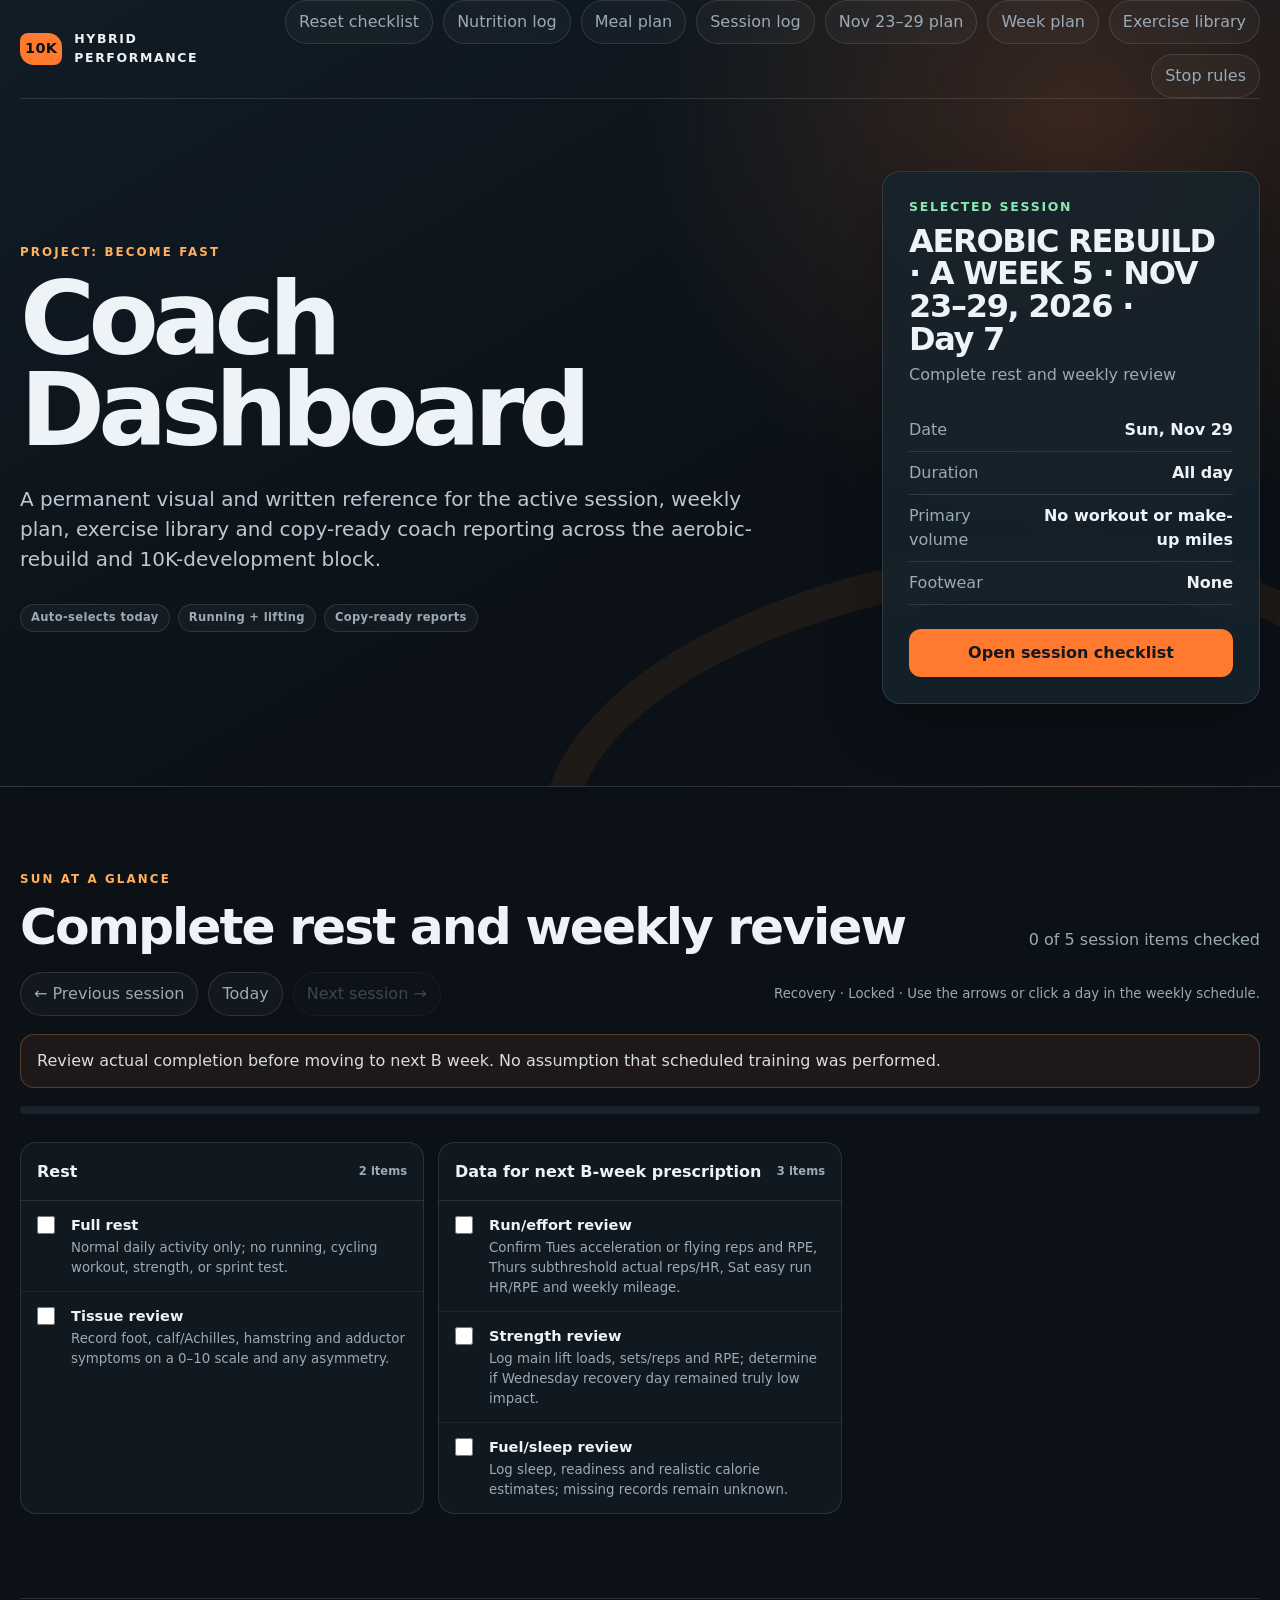
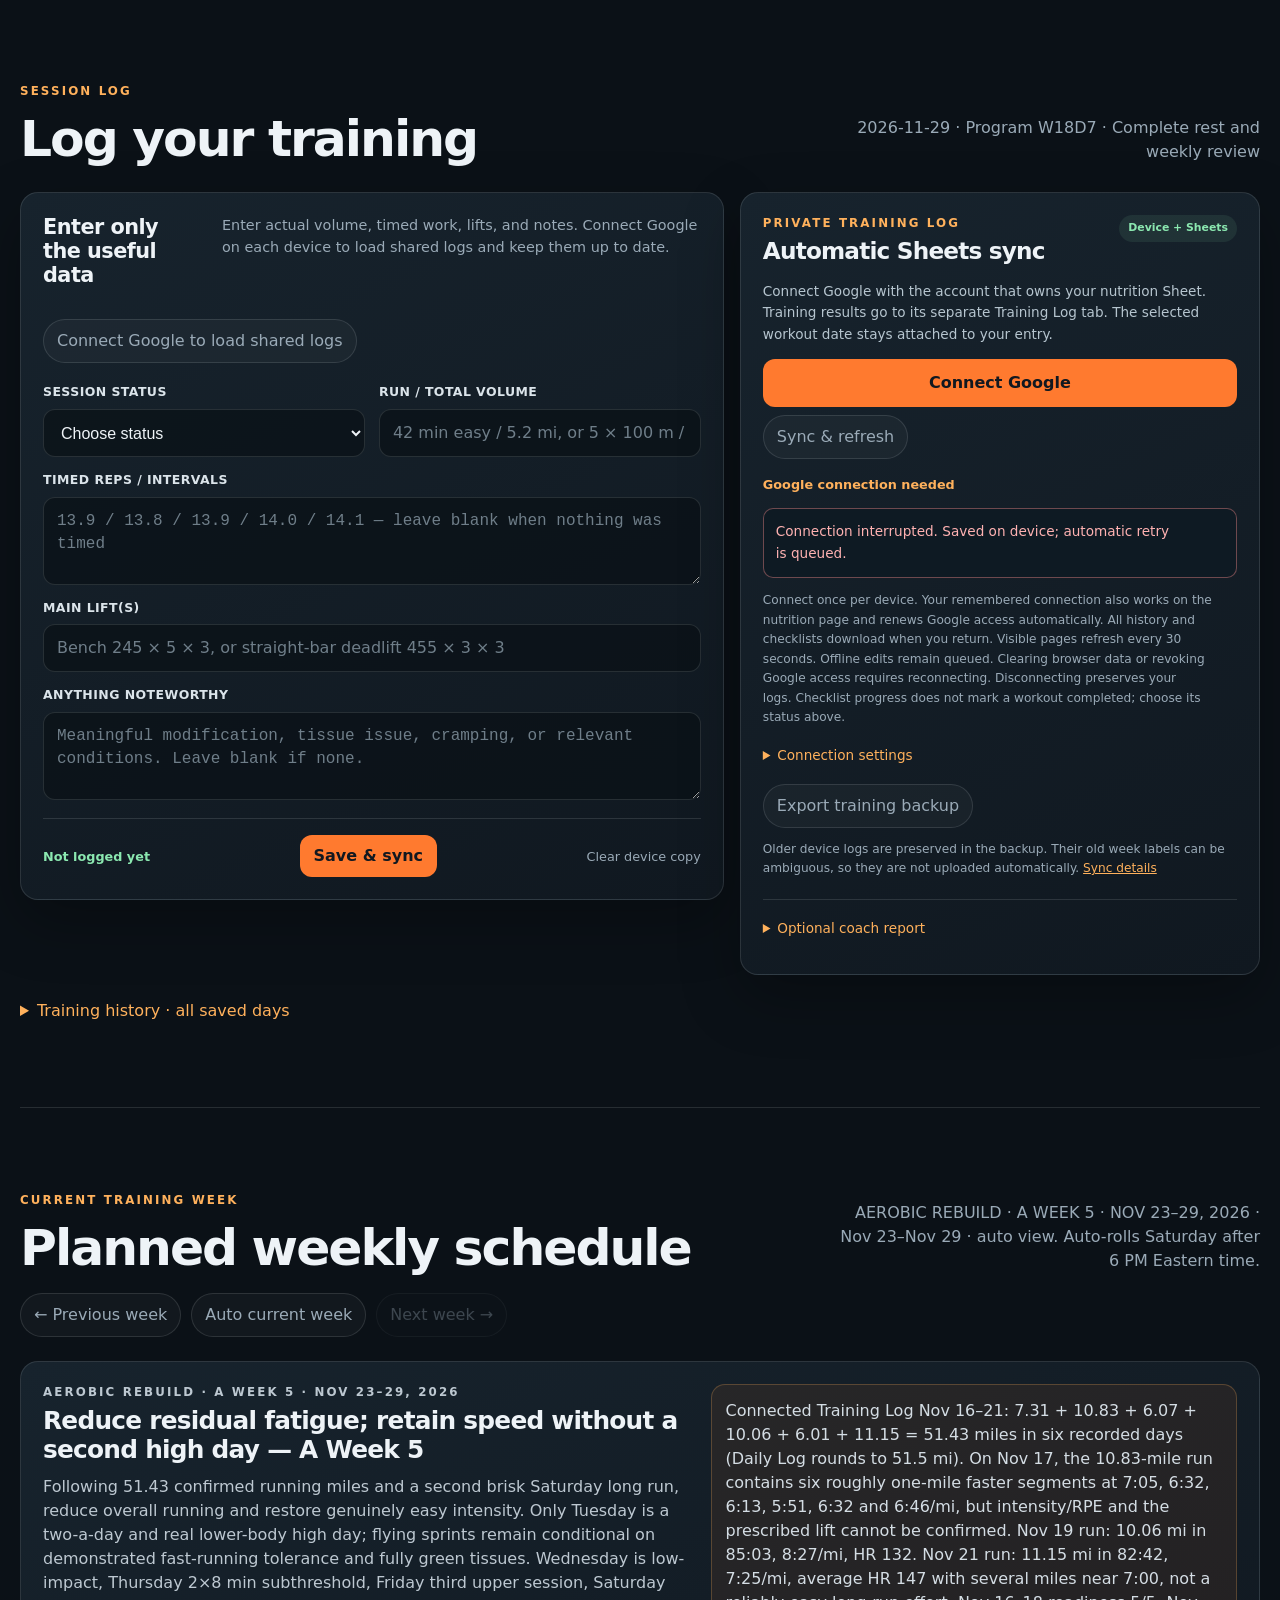
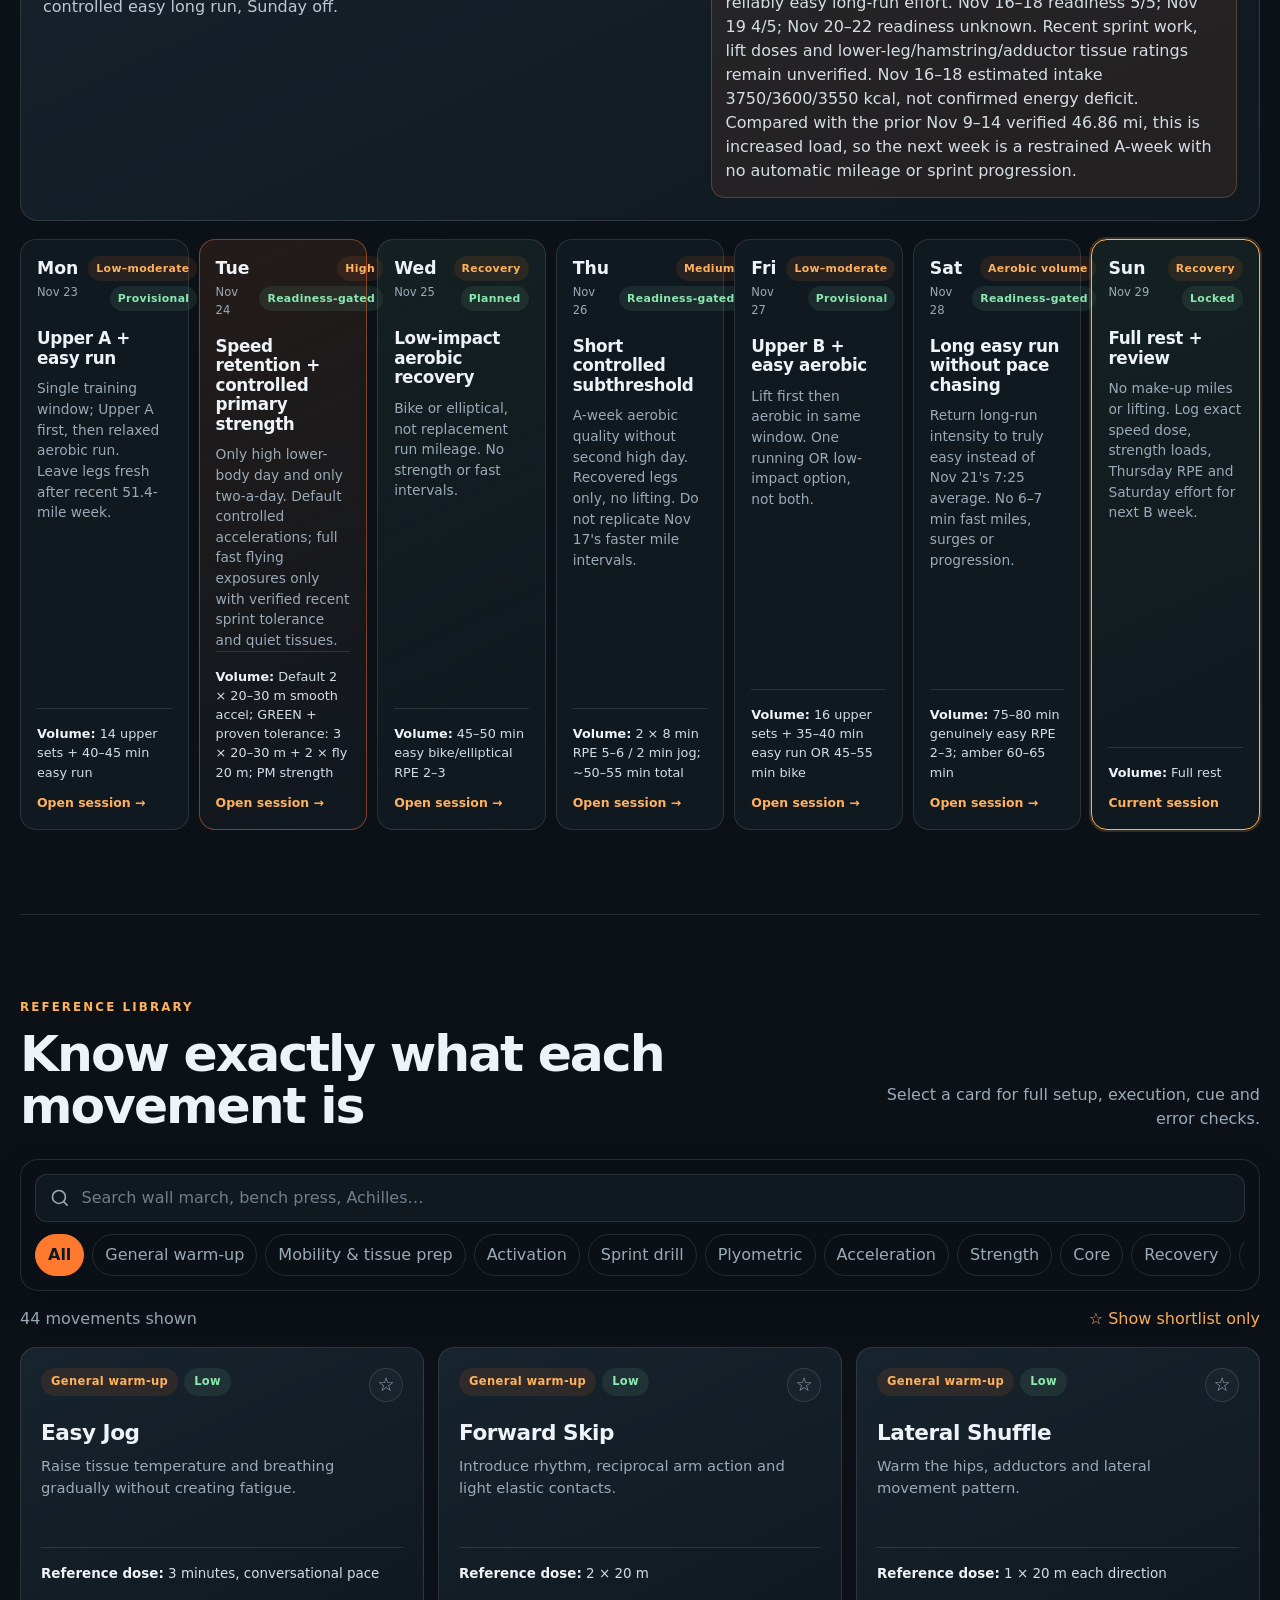
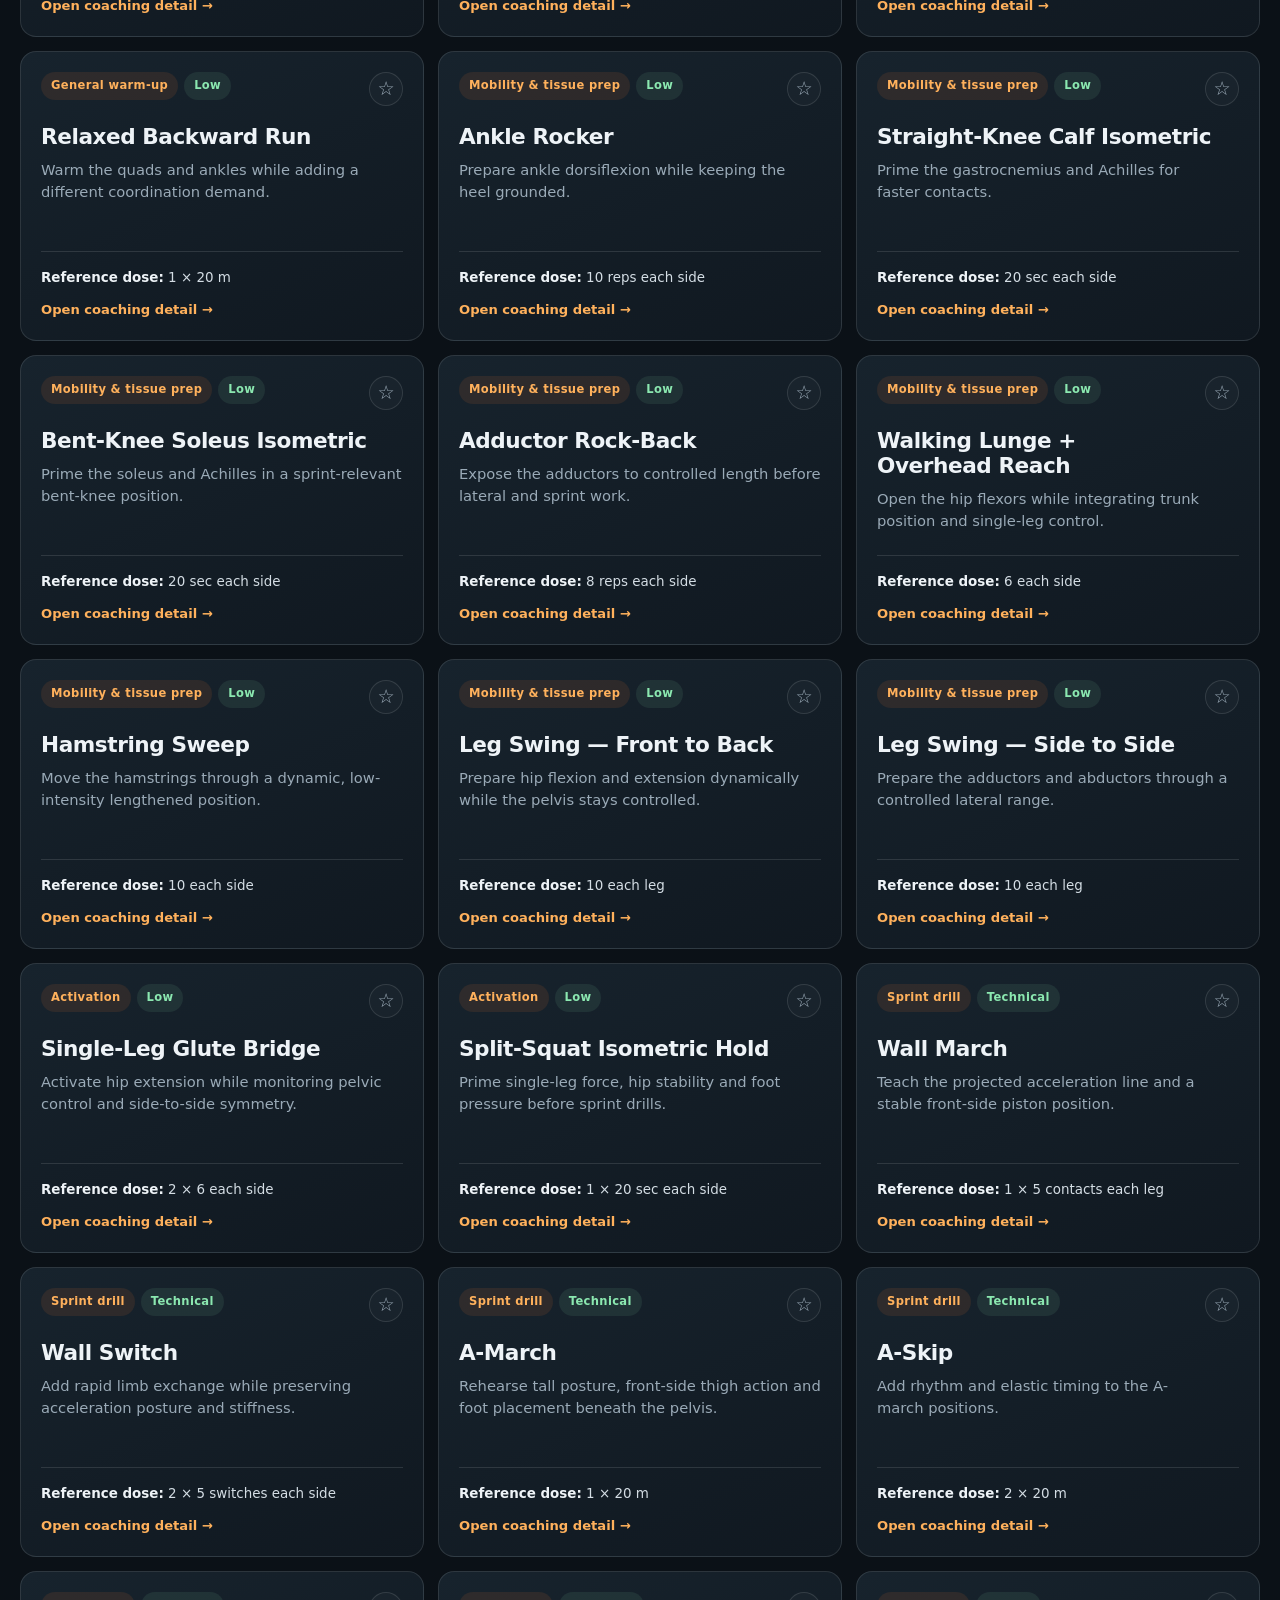
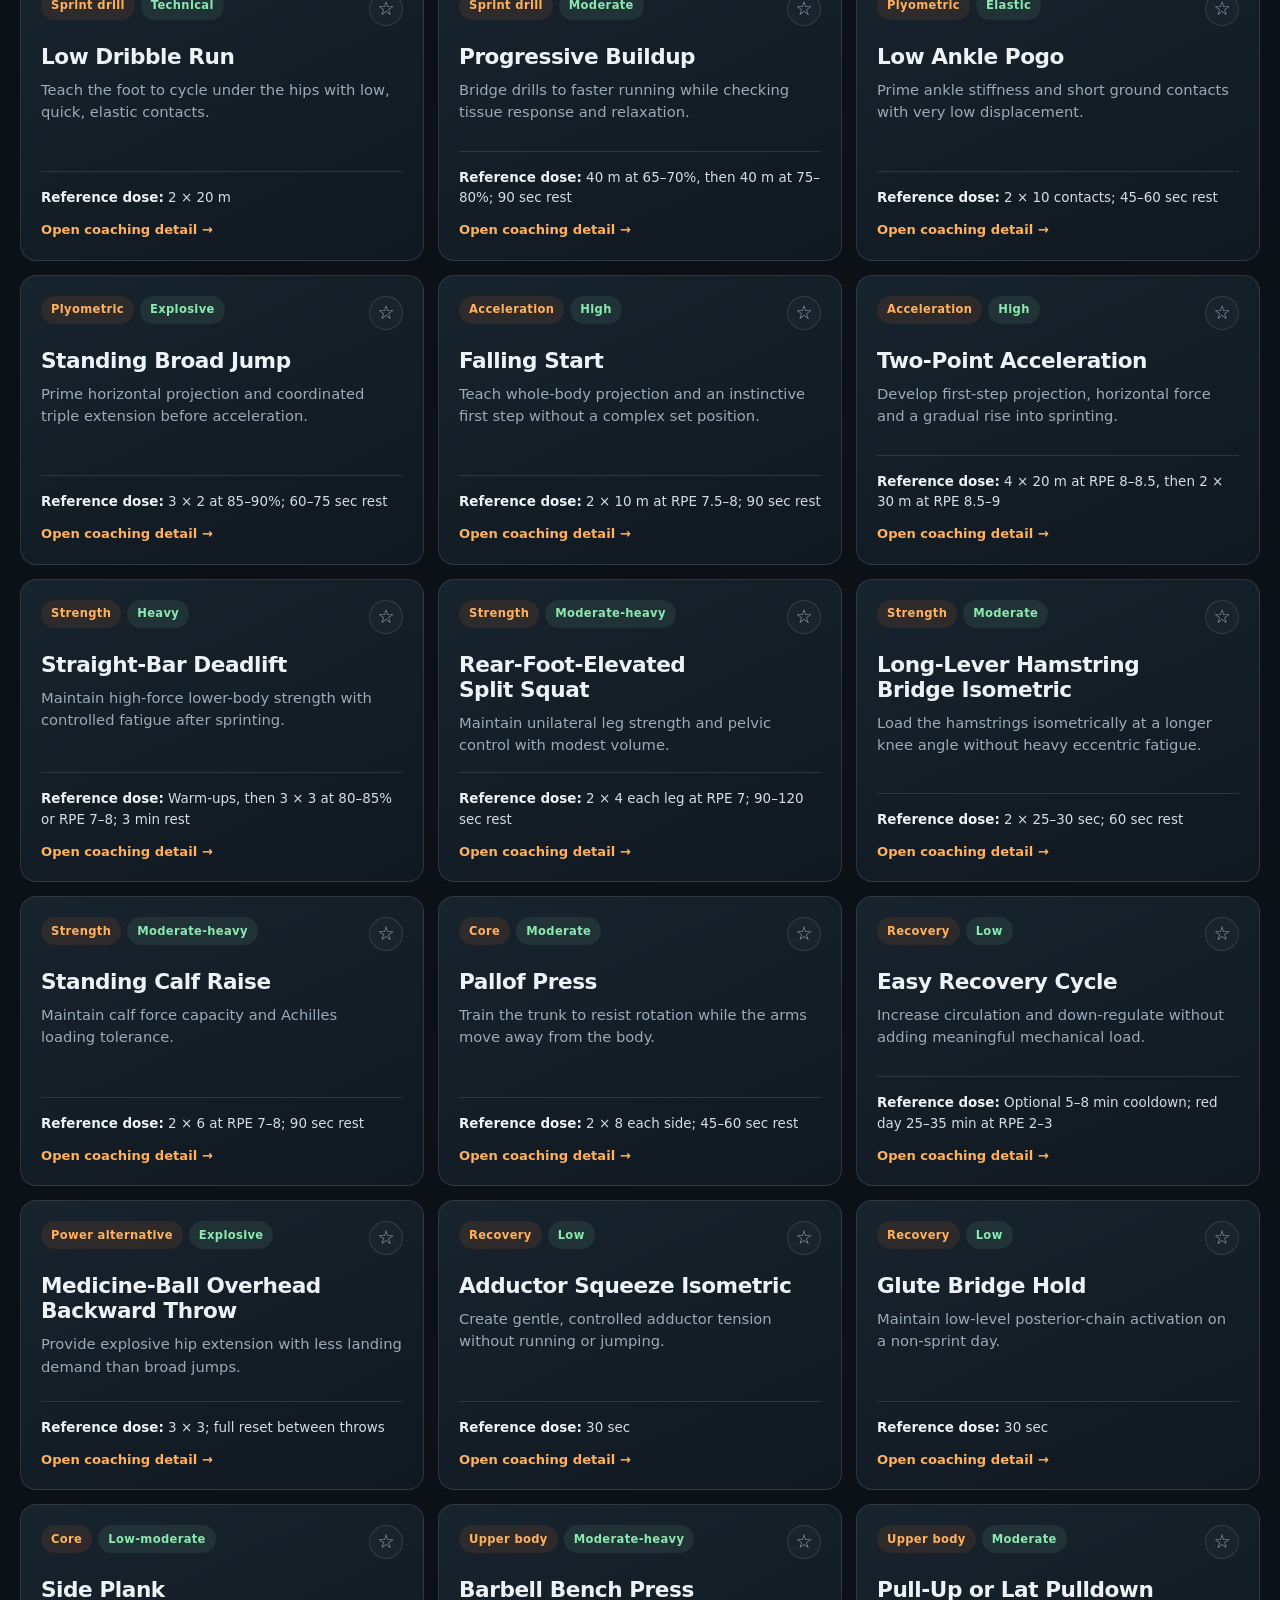
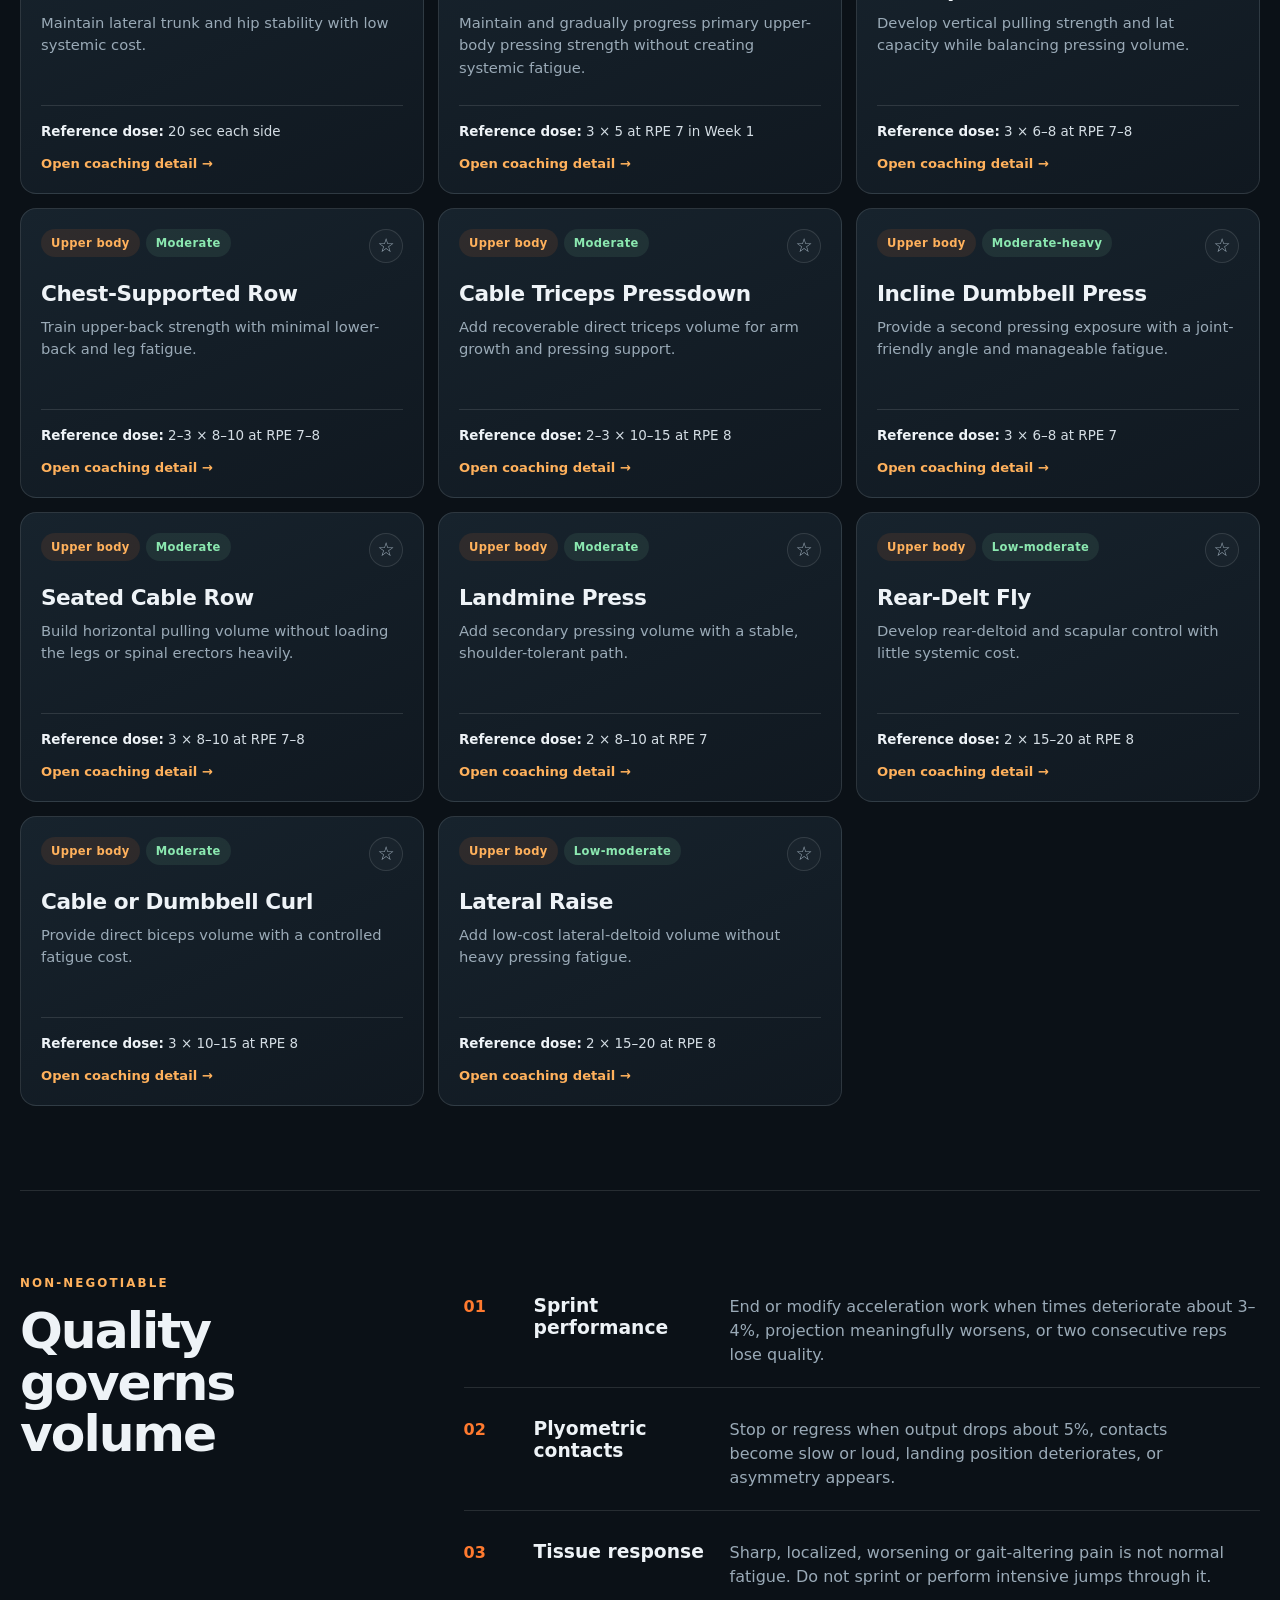
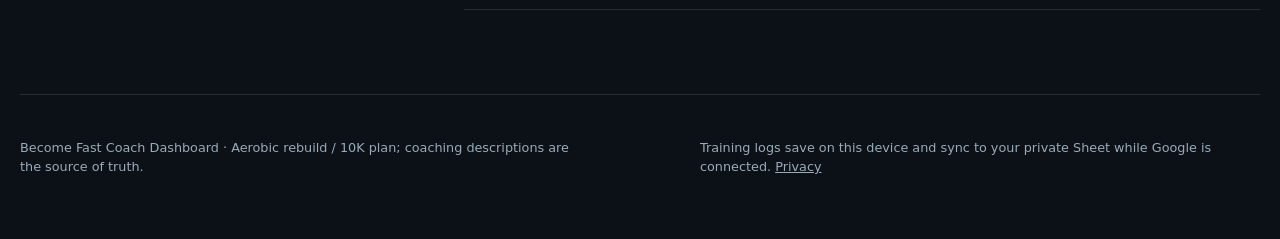
<file: index.html>
<!doctype html>
<html lang="en">
<head>
  <meta charset="utf-8" />
  <meta name="viewport" content="width=device-width, initial-scale=1" />
  <meta name="description" content="Aerobic rebuild and 10K development coach dashboard, weekly training schedule, strength sessions and training log." />
  <title>Become Fast — Coach Dashboard</title>
  <link rel="preconnect" href="https://www.youtube.com" />
  <link rel="stylesheet" href="styles.css?v=20261015" />
  <link rel="stylesheet" href="schedule.css" />
  <link rel="stylesheet" href="session.css" />
  <link rel="stylesheet" href="session-log.css?v=20261015" />
</head>
<body>
  <a class="skip-link" href="#session">Skip to current session</a>

  <header class="hero">
    <nav class="topbar" aria-label="Primary">
      <a class="brand" href="#top" aria-label="Become Fast home">
        <span class="brand-mark" aria-hidden="true">10K</span>
        <span>HYBRID PERFORMANCE</span>
      </a>
      <div class="top-actions">
        <button class="ghost-button" id="resetProgress" type="button">Reset checklist</button>
        <a class="ghost-button" href="nutrition.html">Nutrition log</a>
        <a class="ghost-button" href="meal-plan.html">Meal plan</a>
        <a class="ghost-button" href="#session-log">Session log</a>
        <a class="ghost-button" href="week-of-2026-11-23.html">Nov 23–29 plan</a>
        <a class="ghost-button" href="#week-plan">Week plan</a>
        <a class="ghost-button" href="#library">Exercise library</a>
        <a class="ghost-button" href="#safety">Stop rules</a>
      </div>
    </nav>

    <div class="hero-grid" id="top">
      <section>
        <p class="eyebrow">PROJECT: BECOME FAST</p>
        <h1>Coach Dashboard</h1>
        <p class="hero-copy">A permanent visual and written reference for the active session, weekly plan, exercise library and copy-ready coach reporting across the aerobic-rebuild and 10K-development block.</p>
        <div class="hero-tags" aria-label="Dashboard status">
          <span>Auto-selects today</span>
          <span>Running + lifting</span>
          <span>Copy-ready reports</span>
        </div>
      </section>

      <aside class="session-card" aria-labelledby="session-title">
        <div class="session-kicker">Selected session</div>
        <h2 id="session-title">Week 1 · Day 1</h2>
        <p id="session-name">Acceleration foundation + lower-body strength</p>
        <dl>
          <div><dt>Date</dt><dd id="session-date">Mon, Jul 27</dd></div>
          <div><dt>Duration</dt><dd id="session-duration">95–110 min</dd></div>
          <div><dt>Primary volume</dt><dd id="session-volume">160 m acceleration + 80 m buildups</dd></div>
          <div><dt>Footwear</dt><dd id="session-footwear">Trainers / flats</dd></div>
        </dl>
        <a class="primary-button" href="#session">Open session checklist</a>
      </aside>
    </div>
  </header>

  <main>
    <section class="session-section" id="session" aria-labelledby="session-heading">
      <div class="section-heading session-heading-row">
        <div>
          <p class="eyebrow" id="sessionEyebrow">MONDAY AT A GLANCE</p>
          <h2 id="session-heading">Acceleration foundation + lower-body strength</h2>
        </div>
        <p id="progressText" class="progress-label">0 of 30 session items checked</p>
      </div>

      <div class="session-toolbar" aria-label="Session controls">
        <button class="session-nav-button" id="previousSession" type="button">← Previous session</button>
        <button class="session-nav-button" id="todaySession" type="button">Today</button>
        <button class="session-nav-button" id="nextSession" type="button">Next session →</button>
        <span class="session-selection-meta" id="sessionSelectionMeta">Use the arrows or click a day in the weekly schedule.</span>
      </div>

      <div class="session-notice" id="sessionNotice" hidden></div>
      <div class="progress-track" aria-hidden="true"><div id="progressBar"></div></div>
      <div class="timeline" id="sessionTimeline"></div>
    </section>

    <section class="log-section" id="session-log" aria-labelledby="session-log-heading">
      <div class="section-heading log-heading-row">
        <div>
          <p class="eyebrow">SESSION LOG</p>
          <h2 id="session-log-heading">Log your training</h2>
        </div>
        <p class="muted" id="logSessionMeta">Loads the selected session automatically.</p>
      </div>

      <div class="log-shell">
        <form class="log-form" id="sessionLogForm" autocomplete="off">
          <div class="log-form-intro">
            <h3>Enter only the useful data</h3>
            <p>Enter actual volume, timed work, lifts, and notes. Connect Google on each device to load shared logs and keep them up to date.</p>
          </div>
          <button class="ghost-button shared-logs-connect" id="connectTrainingTop" type="button">Connect Google to load shared logs</button>

          <div class="log-field-grid">
            <label class="log-field">
              <span>Session status</span>
              <select id="logStatus">
                <option value="">Choose status</option>
                <option value="completed">Completed as prescribed</option>
                <option value="modified">Completed with modification</option>
                <option value="partial">Partially completed</option>
                <option value="skipped">Skipped</option>
              </select>
            </label>

            <label class="log-field">
              <span>Run / total volume</span>
              <input id="logVolume" type="text" placeholder="42 min easy / 5.2 mi, or 5 × 100 m / 500 m" />
            </label>

            <label class="log-field log-field-wide">
              <span>Timed reps / intervals</span>
              <textarea id="logTimes" placeholder="13.9 / 13.8 / 13.9 / 14.0 / 14.1 — leave blank when nothing was timed"></textarea>
            </label>

            <label class="log-field log-field-wide">
              <span>Main lift(s)</span>
              <input id="logLift" type="text" placeholder="Bench 245 × 5 × 3, or straight-bar deadlift 455 × 3 × 3" />
            </label>

            <label class="log-field log-field-wide">
              <span>Anything noteworthy</span>
              <textarea id="logNotes" placeholder="Meaningful modification, tissue issue, cramping, or relevant conditions. Leave blank if none."></textarea>
            </label>
          </div>

          <div class="log-form-actions">
            <span id="logSaveState" aria-live="polite">Not logged yet</span>
            <button class="primary-button" id="saveTrainingLog" type="button">Save &amp; sync</button>
            <button class="log-clear-button" id="clearSessionLog" type="button">Clear device copy</button>
          </div>
        </form>

        <aside class="coach-report-card" aria-labelledby="training-sync-heading">
          <div class="coach-report-top">
            <div>
              <p class="eyebrow">PRIVATE TRAINING LOG</p>
              <h3 id="training-sync-heading">Automatic Sheets sync</h3>
            </div>
            <span class="local-only">Device + Sheets</span>
          </div>

          <div class="training-sync-panel">
            <p>Connect Google with the account that owns your nutrition Sheet. Training results go to its separate Training Log tab. The selected workout date stays attached to your entry.</p>
            <div class="training-sync-actions"><button class="primary-button" id="connectTrainingGoogle" type="button">Connect Google</button><button class="ghost-button" id="retryTrainingSync" type="button">Sync &amp; refresh</button><button class="ghost-button" id="disconnectTrainingGoogle" type="button" hidden>Disconnect this device</button></div>
            <strong id="trainingConnectionLabel">Google connection needed</strong>
            <p id="trainingCloudStatus" role="status">Tap Connect Google to start automatic sync.</p>
            <div class="sync-conflicts" id="trainingSyncConflicts" hidden><p id="trainingConflictLabel"></p><button class="ghost-button" id="useTrainingSheetConflict" type="button">Use Sheet version</button><button class="ghost-button" id="keepTrainingDeviceConflict" type="button">Keep this device's edits</button></div>
            <p class="training-sync-help">Connect once per device. Your remembered connection also works on the nutrition page and renews Google access automatically. All history and checklists download when you return. Visible pages refresh every 30 seconds. Offline edits remain queued. Clearing browser data or revoking Google access requires reconnecting. Disconnecting preserves your logs. Checklist progress does not mark a workout completed; choose its status above.</p>
            <details><summary>Connection settings</summary><label class="log-field"><span>Google OAuth client ID</span><input id="trainingClientId" type="text" autocapitalize="off" spellcheck="false"></label><label class="log-field"><span>Private Google Sheet URL</span><input id="trainingSheetId" type="text" autocapitalize="off" spellcheck="false"></label></details>
            <button class="ghost-button" id="exportTrainingBackup" type="button">Export training backup</button>
            <p class="training-sync-help">Older device logs are preserved in the backup. Their old week labels can be ambiguous, so they are not uploaded automatically. <a href="TRAINING-LOGGER.md">Sync details</a></p>
          </div>
          <details class="optional-coach-report">
            <summary>Optional coach report</summary>
            <textarea id="coachReportPreview" readonly aria-label="Generated coach report">Select a session to build a coach report.</textarea>
            <button class="ghost-button" id="copyCoachReport" type="button" disabled>Copy coach report</button>
            <p class="copy-status" id="copyReportStatus" aria-live="polite">Copying is optional when Google sync is connected.</p>
          </details>
        </aside>
      </div>
      <details class="training-history"><summary>Training history · all saved days</summary><div id="trainingHistory" aria-live="polite"></div></details>
    </section>

    <section class="week-section" id="week-plan" aria-labelledby="week-plan-heading">
      <div class="section-heading week-heading-row">
        <div>
          <p class="eyebrow">CURRENT TRAINING WEEK</p>
          <h2 id="week-plan-heading">Planned weekly schedule</h2>
        </div>
        <p id="weekPlanMeta" class="muted">Auto-selects the active program week.</p>
      </div>

      <div class="week-toolbar" aria-label="Week schedule controls">
        <button class="week-nav-button" id="previousWeek" type="button">← Previous week</button>
        <button class="week-nav-button" id="autoWeek" type="button">Auto current week</button>
        <button class="week-nav-button" id="nextWeek" type="button">Next week →</button>
      </div>

      <div class="week-summary" id="weekSummary"></div>
      <div class="week-grid" id="weekGrid"></div>
    </section>

    <section class="library-section" id="library" aria-labelledby="library-heading">
      <div class="section-heading library-heading-row">
        <div>
          <p class="eyebrow">REFERENCE LIBRARY</p>
          <h2 id="library-heading">Know exactly what each movement is</h2>
        </div>
        <p class="muted">Select a card for full setup, execution, cue and error checks.</p>
      </div>

      <div class="toolbox" aria-label="Exercise filters">
        <label class="search-wrap">
          <span class="sr-only">Search exercises</span>
          <svg aria-hidden="true" viewBox="0 0 24 24"><path d="m21 21-4.35-4.35m2.35-5.65a8 8 0 1 1-16 0 8 8 0 0 1 16 0Z"/></svg>
          <input id="searchInput" type="search" placeholder="Search wall march, bench press, Achilles…" autocomplete="off" />
        </label>
        <div class="filter-row" id="categoryFilters" role="group" aria-label="Filter by category"></div>
      </div>

      <div class="results-row">
        <p id="resultCount" aria-live="polite"></p>
        <button class="text-button" id="showFavorites" type="button" aria-pressed="false">☆ Show shortlist only</button>
      </div>

      <div class="exercise-grid" id="exerciseGrid"></div>
      <div class="empty-state" id="emptyState" hidden>
        <h3>No movement found</h3>
        <p>Try a body area, exercise alias or broader category.</p>
      </div>
    </section>

    <section class="safety-section" id="safety" aria-labelledby="safety-heading">
      <div>
        <p class="eyebrow">NON-NEGOTIABLE</p>
        <h2 id="safety-heading">Quality governs volume</h2>
      </div>
      <div class="safety-grid">
        <article>
          <span class="rule-number">01</span>
          <h3>Sprint performance</h3>
          <p>End or modify acceleration work when times deteriorate about 3–4%, projection meaningfully worsens, or two consecutive reps lose quality.</p>
        </article>
        <article>
          <span class="rule-number">02</span>
          <h3>Plyometric contacts</h3>
          <p>Stop or regress when output drops about 5%, contacts become slow or loud, landing position deteriorates, or asymmetry appears.</p>
        </article>
        <article>
          <span class="rule-number">03</span>
          <h3>Tissue response</h3>
          <p>Sharp, localized, worsening or gait-altering pain is not normal fatigue. Do not sprint or perform intensive jumps through it.</p>
        </article>
      </div>
    </section>
  </main>

  <footer>
    <p>Become Fast Coach Dashboard · Aerobic rebuild / 10K plan; coaching descriptions are the source of truth.</p>
    <p>Training logs save on this device and sync to your private Sheet while Google is connected. <a href="privacy.html">Privacy</a></p>
  </footer>

  <dialog id="exerciseDialog" aria-labelledby="dialogTitle">
    <button class="dialog-close" id="dialogClose" type="button" aria-label="Close">×</button>
    <div id="dialogContent"></div>
  </dialog>

  <script src="data/exercises-01.js"></script>
  <script src="data/exercises-02.js"></script>
  <script src="data/exercises-03.js"></script>
  <script src="data/exercises-04.js"></script>
  <script src="data/exercises-05.js"></script>
  <script src="data/exercises-06.js"></script>
  <script src="data/exercises-07.js"></script>
  <script src="data/week-plans.js"></script>
  <script src="data/session-plans.js"></script>
  <script src="data/week1-strength-override.js"></script>
  <script src="data/future-macro-expectations.js"></script>
  <script src="data/week3-plan.js"></script>
  <script src="data/week3-adjustment-w3d1.js"></script>
  <script src="data/week4-plan.js"></script>
  <script src="data/week5-plan.js"></script>
  <script src="data/week6-plan.js"></script>
  <script src="data/week6-w6d1-complete.js"></script>
  <script src="data/week7-plan.js"></script>
  <script src="data/aerobic-rebuild-week1.js"></script>
  <script src="data/aerobic-rebuild-b-week1.js"></script>
  <script src="app.js?v=20261015"></script>
  <script src="sunday-preview.js"></script>
  <script src="session-log.js?v=20261015"></script>
  <script src="https://accounts.google.com/gsi/client" async defer></script>
  <script src="nutrition-sync-core.js?v=20261015"></script>
  <script src="training-sync-core.js?v=20261015"></script>
  <script src="training-sync.js?v=20261015a"></script>
  <script src="google-connection.js?v=20261015a"></script>
  <script src="nutrition-sync.js?v=20261015a"></script>
</body>
</html>
</file>
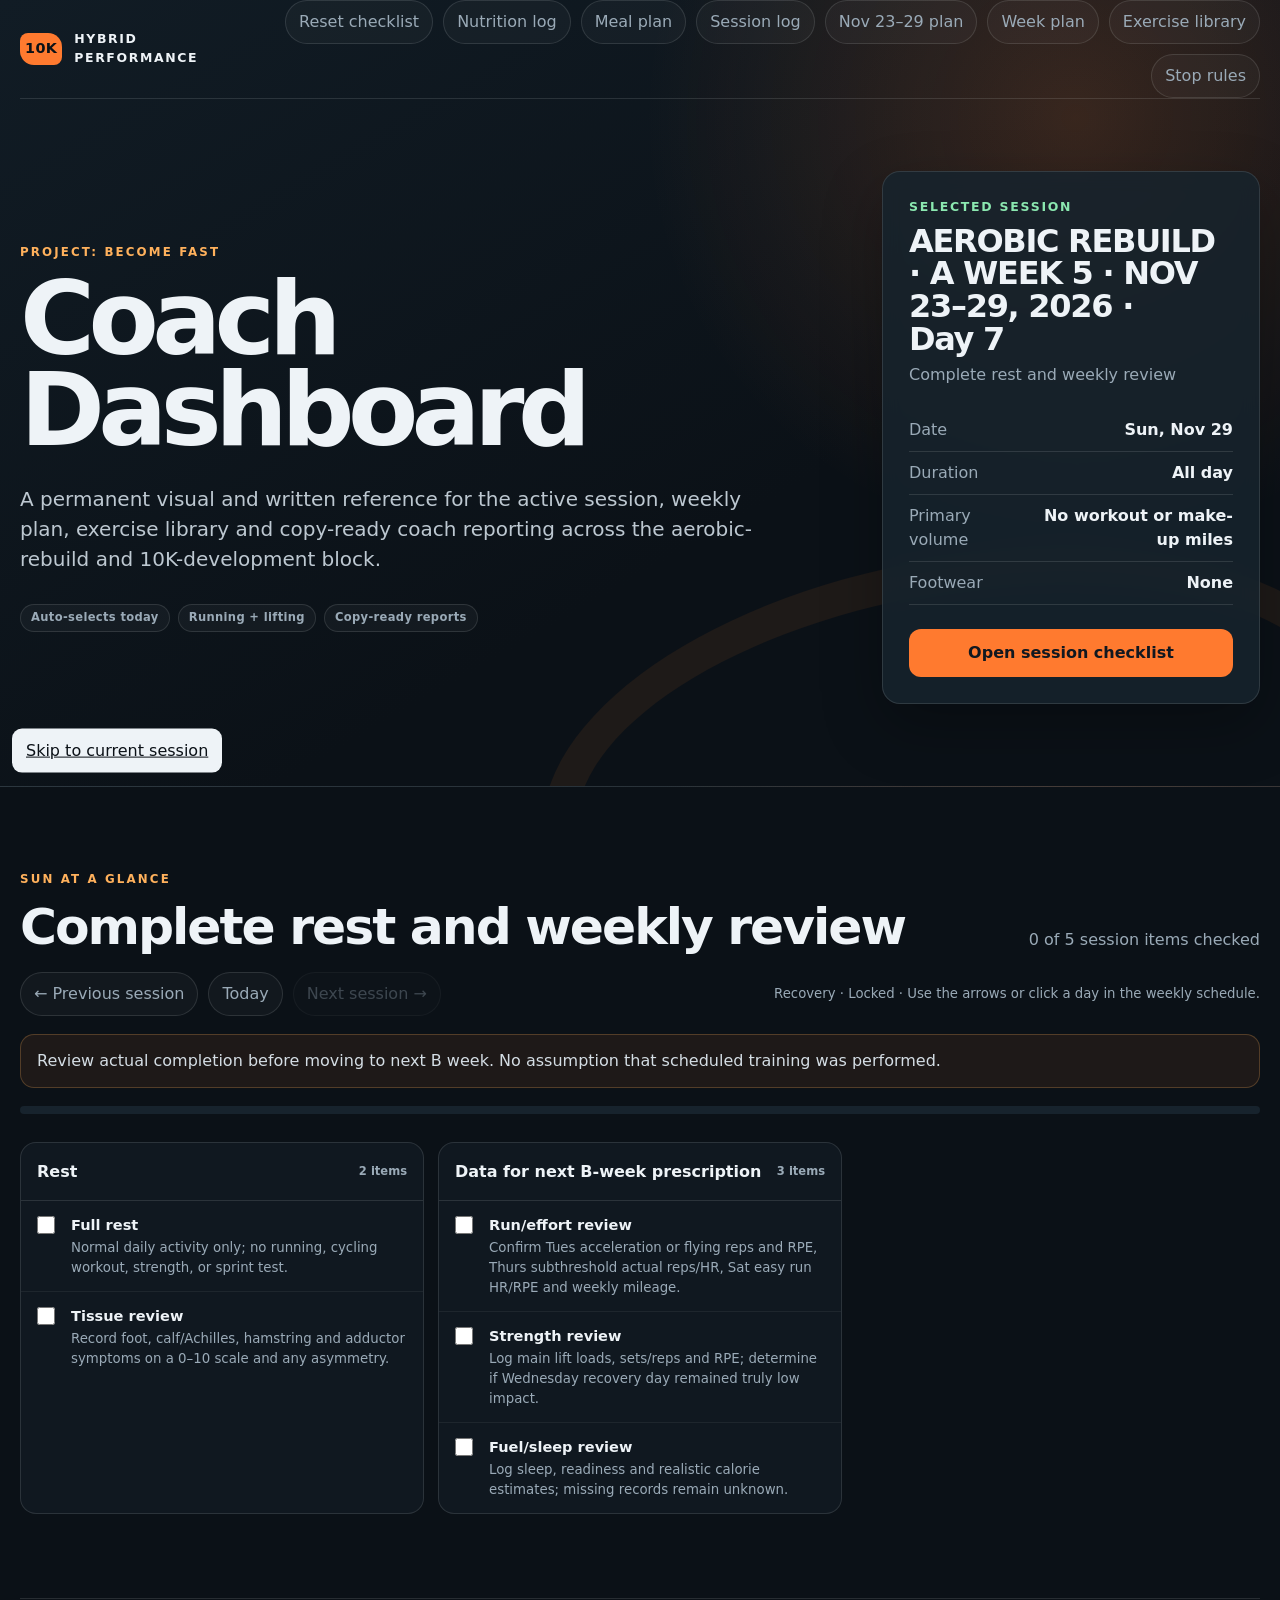
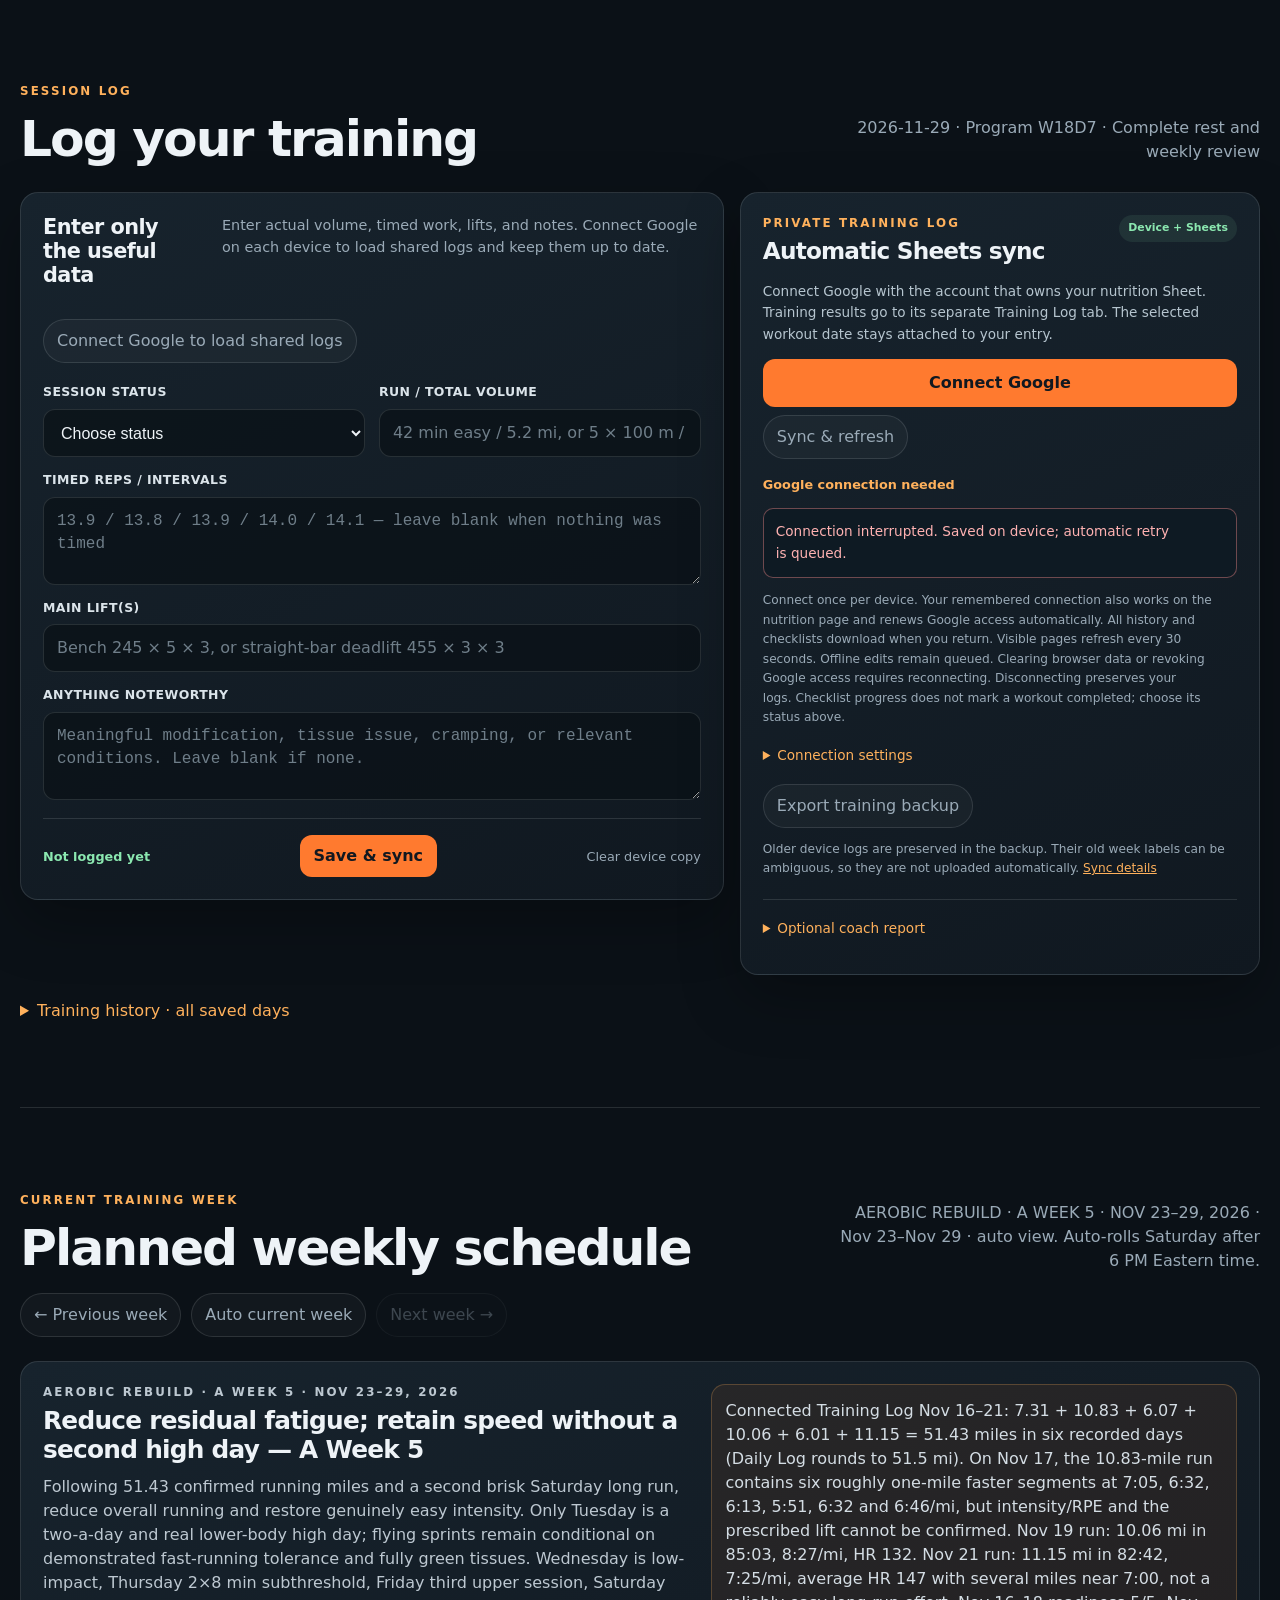
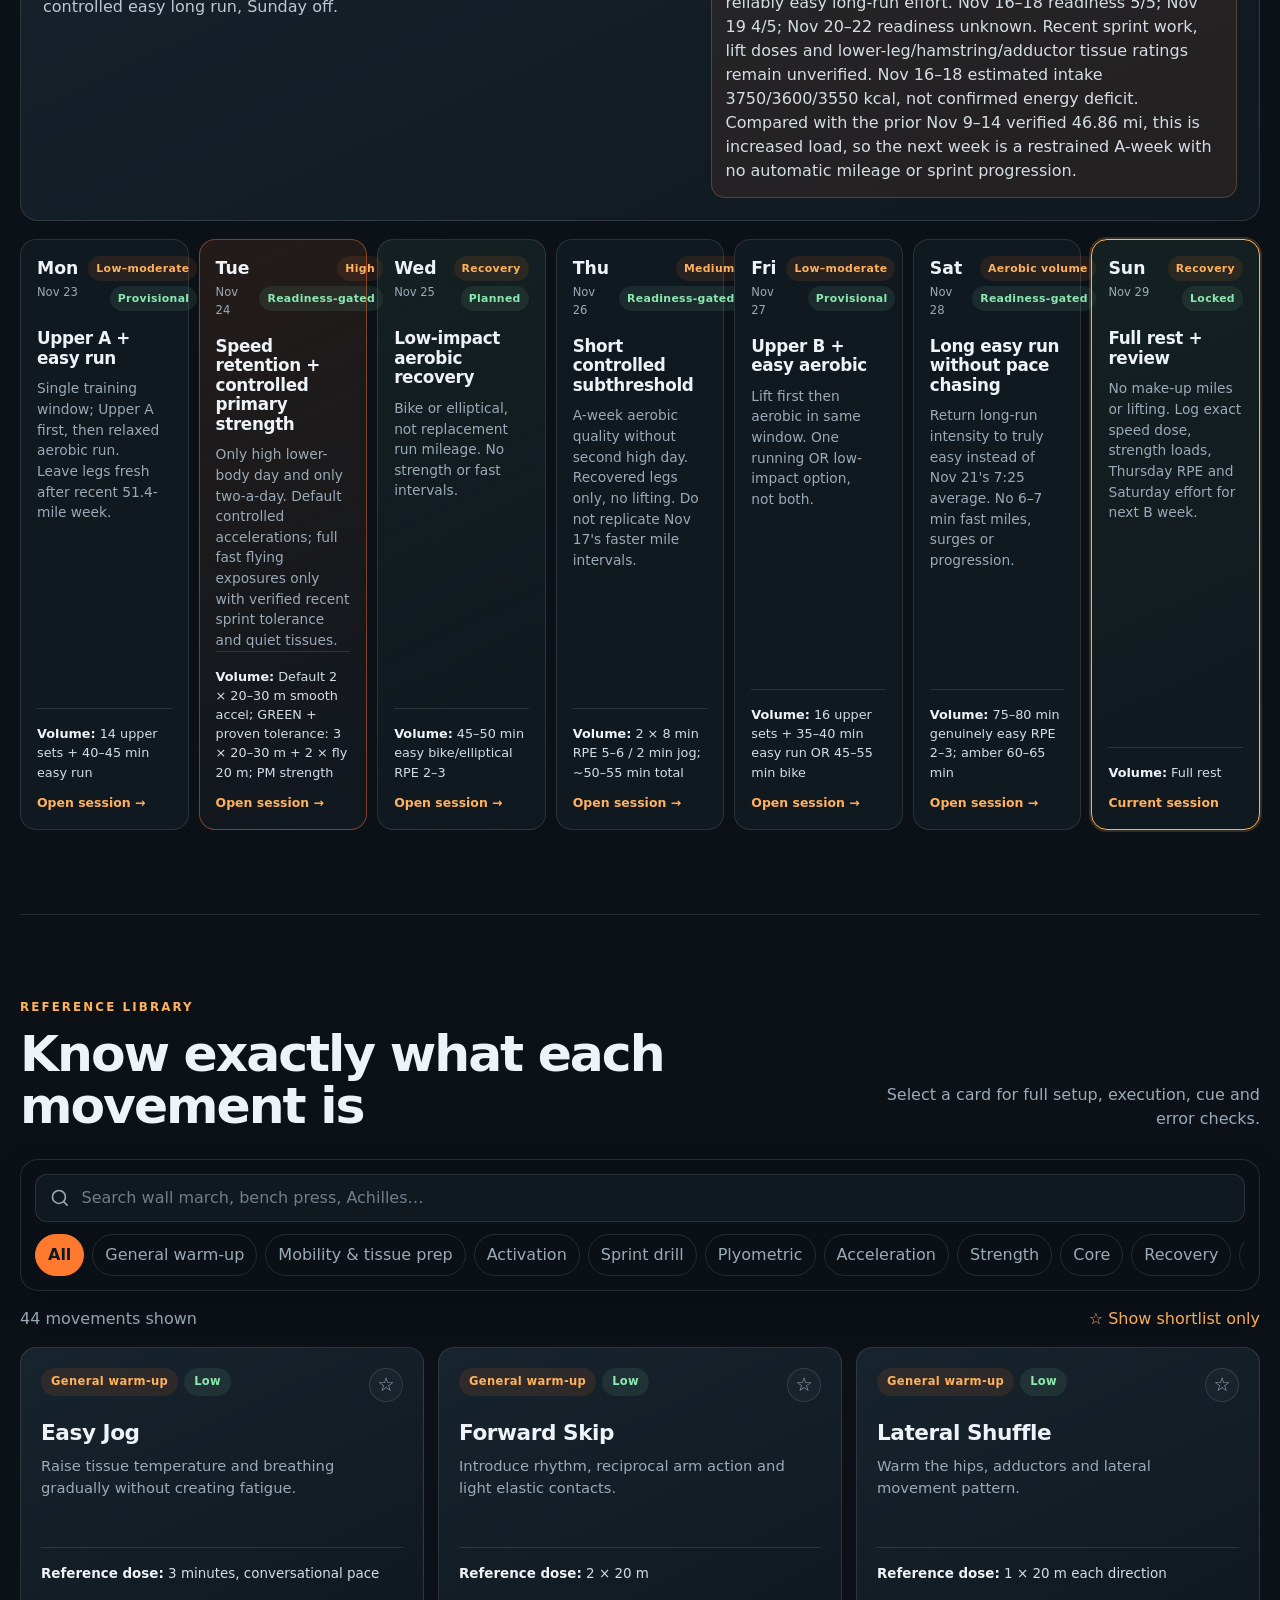
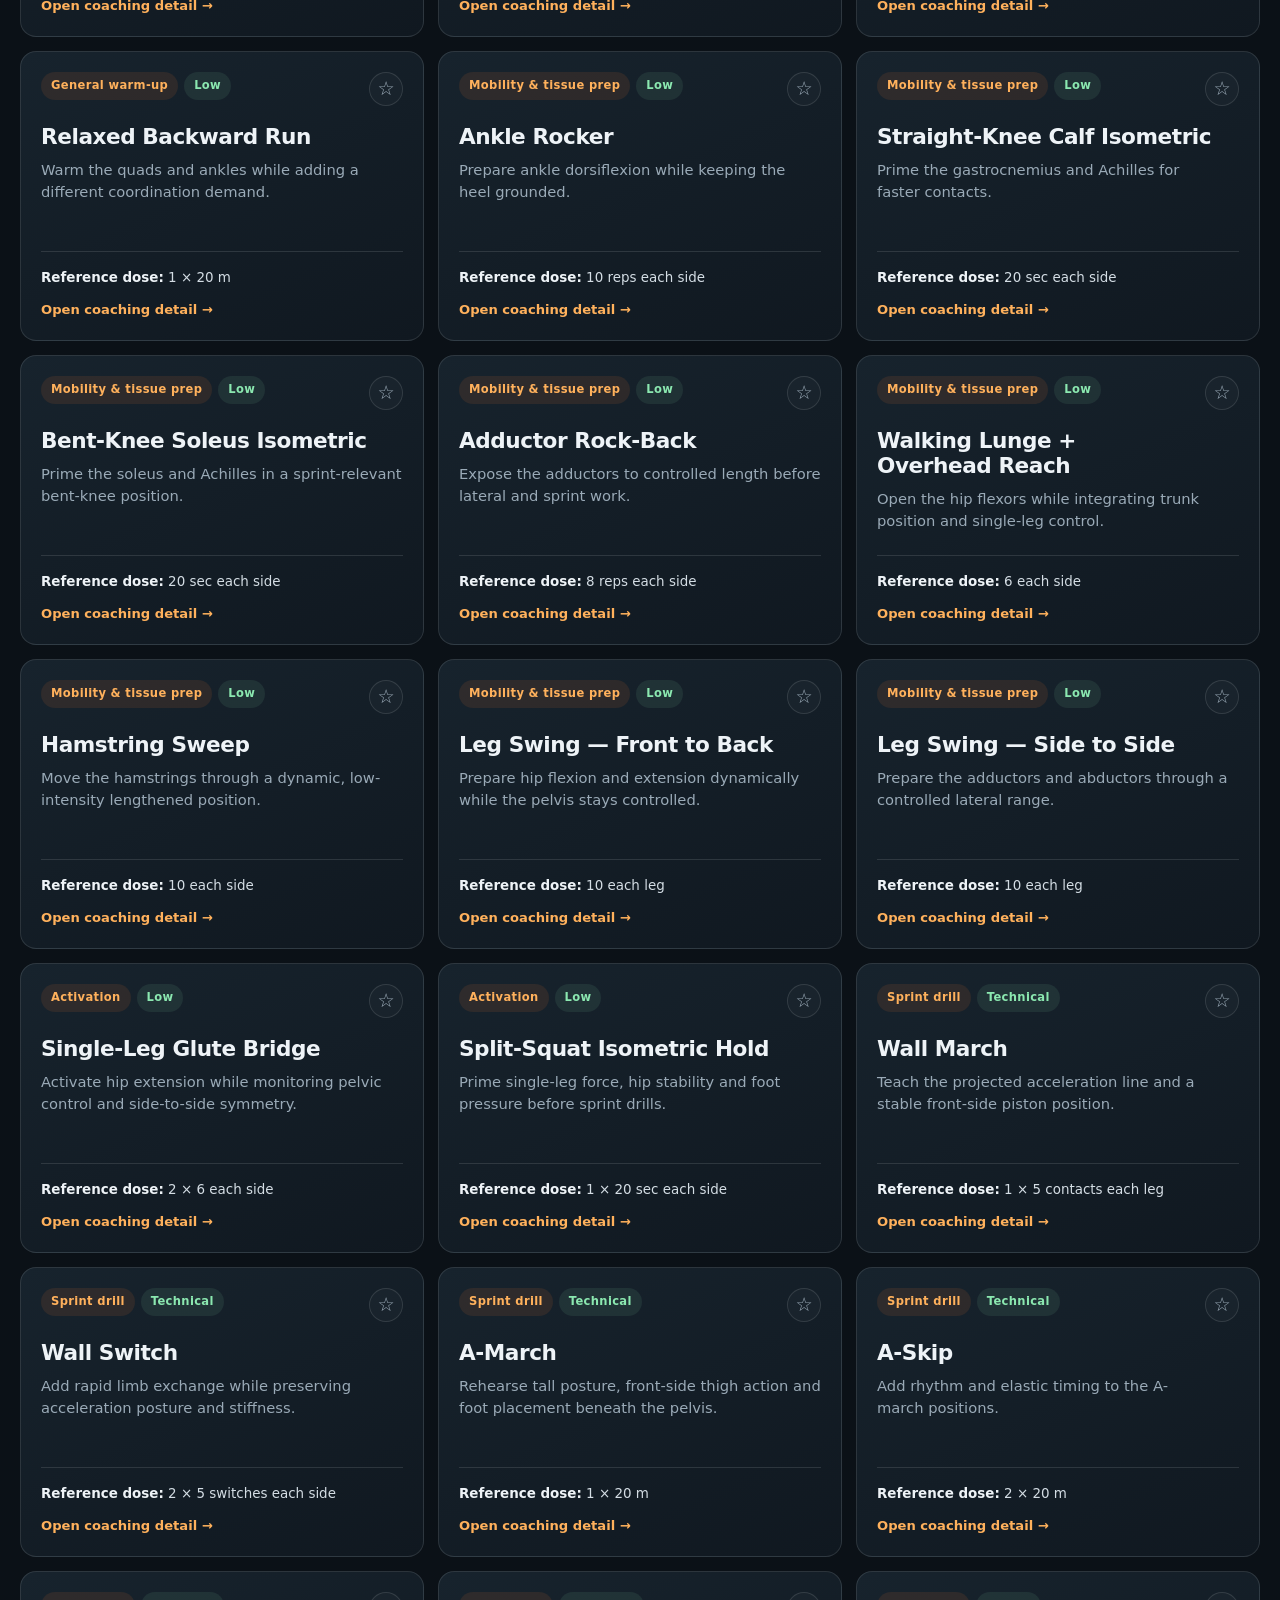
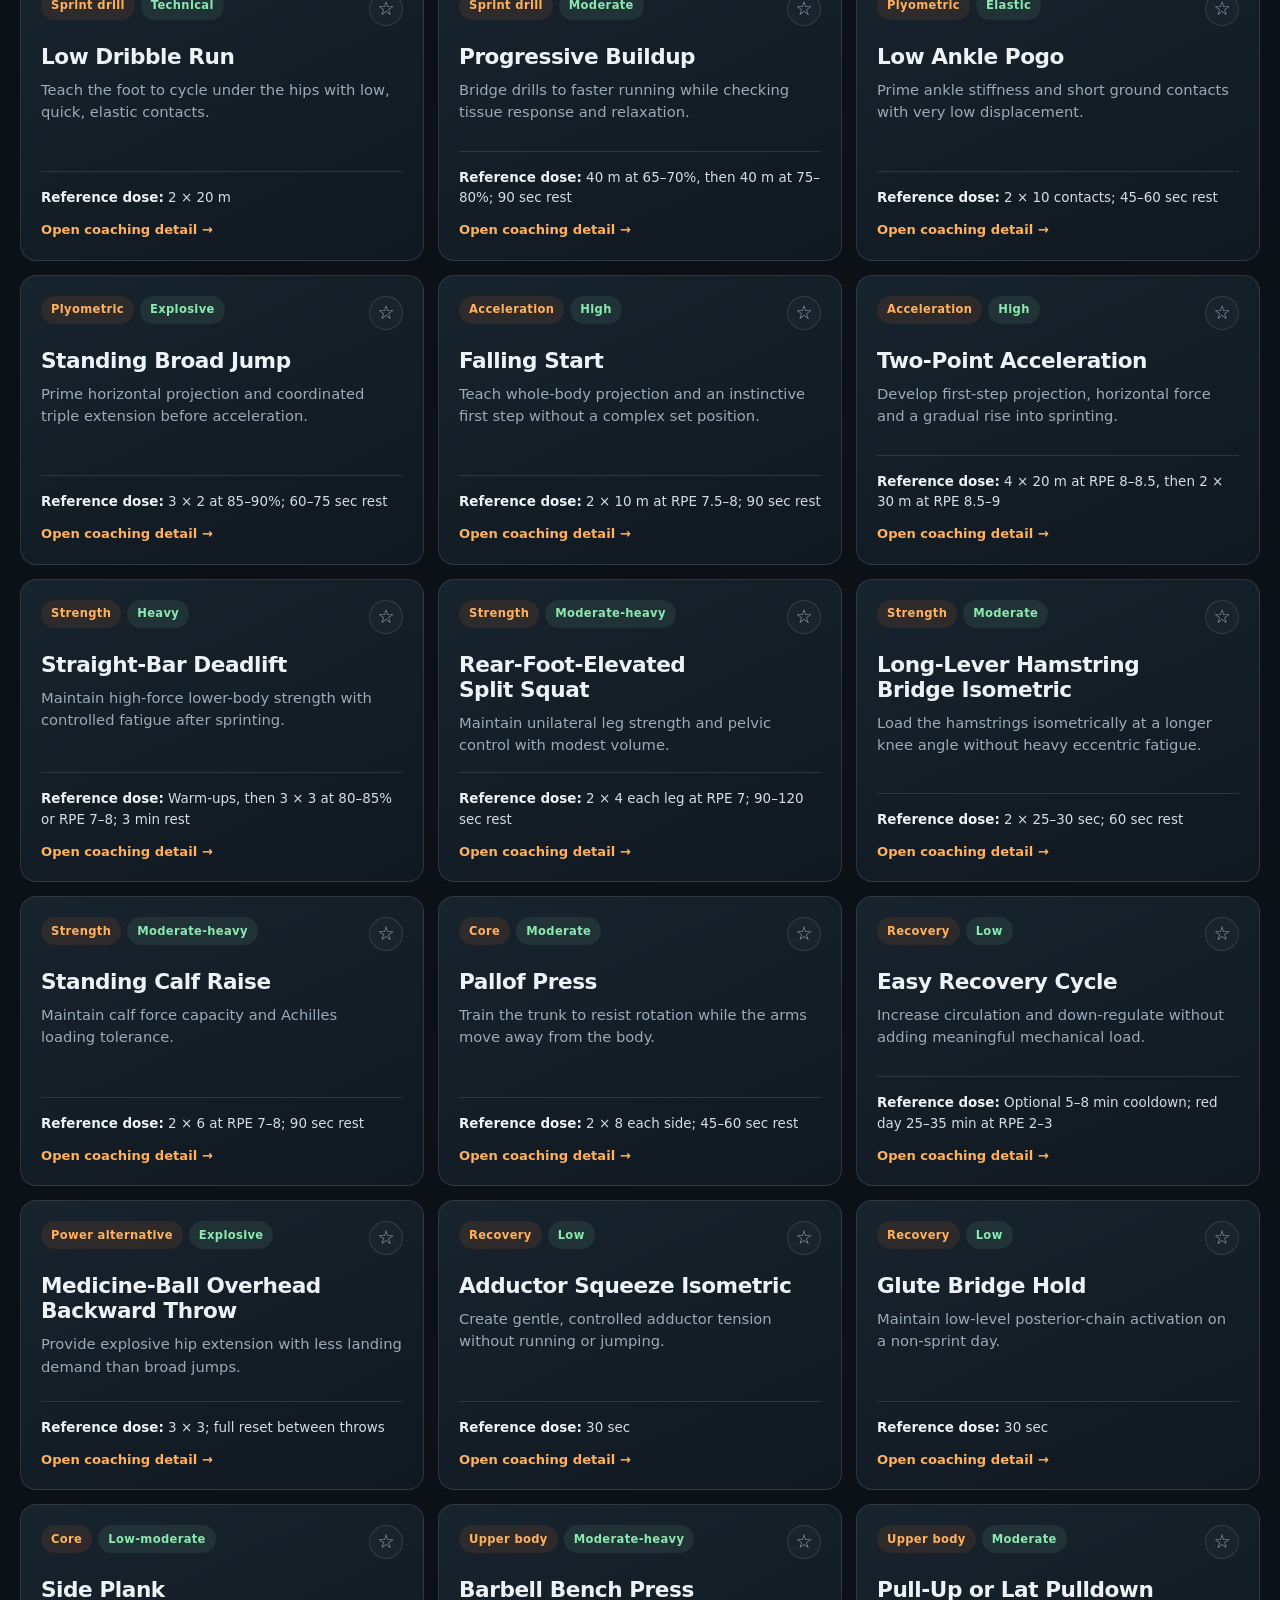
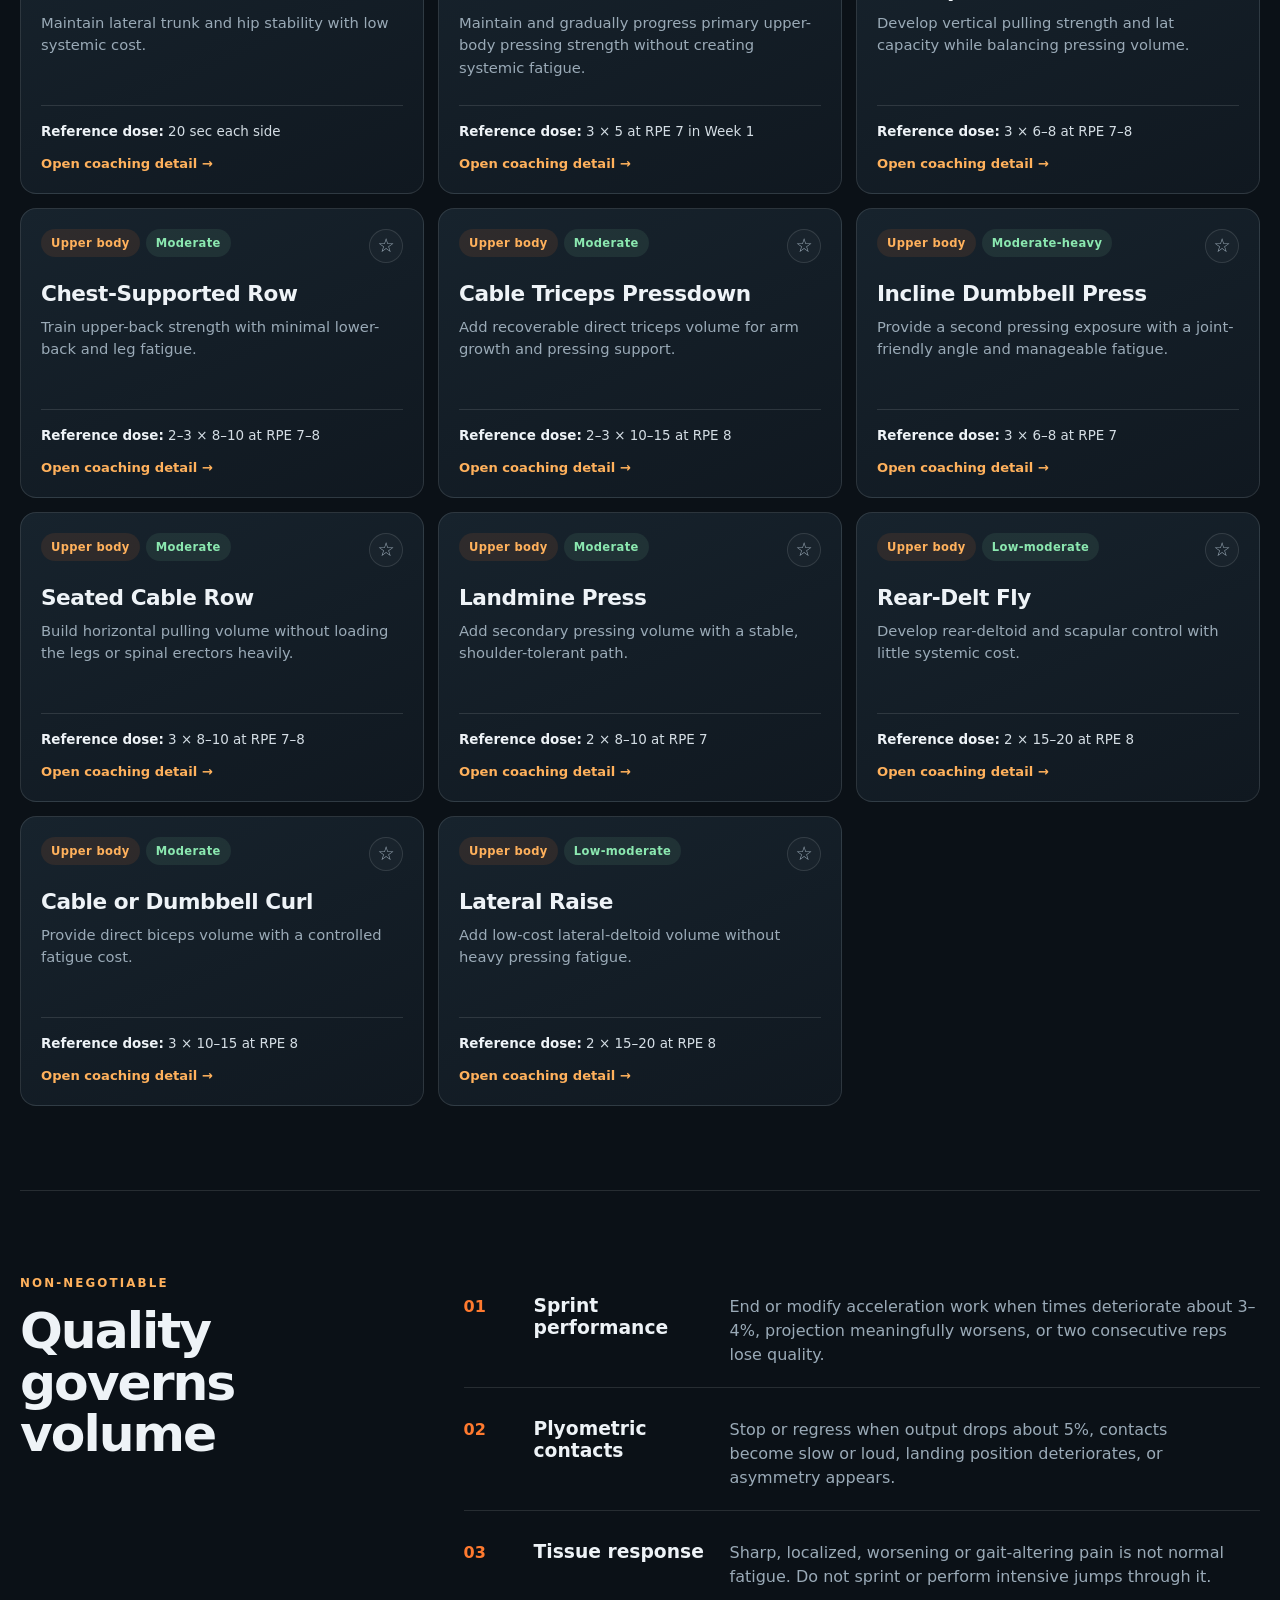
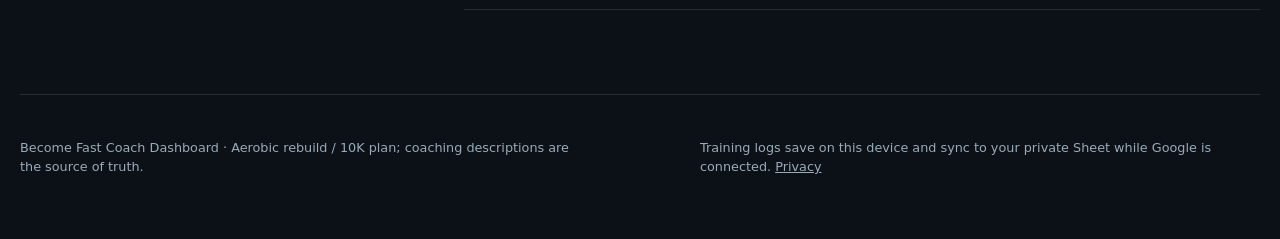
<file: dashboard.html>
<!doctype html>
<html lang="en">
<head>
  <meta charset="utf-8">
  <meta name="viewport" content="width=device-width, initial-scale=1">
  <meta http-equiv="refresh" content="0; url=index.html">
  <title>Opening Hybrid 400 Exercise Library</title>
</head>
<body>
  <p><a href="index.html">Open the Hybrid 400 Exercise Library</a></p>
</body>
</html>
</file>
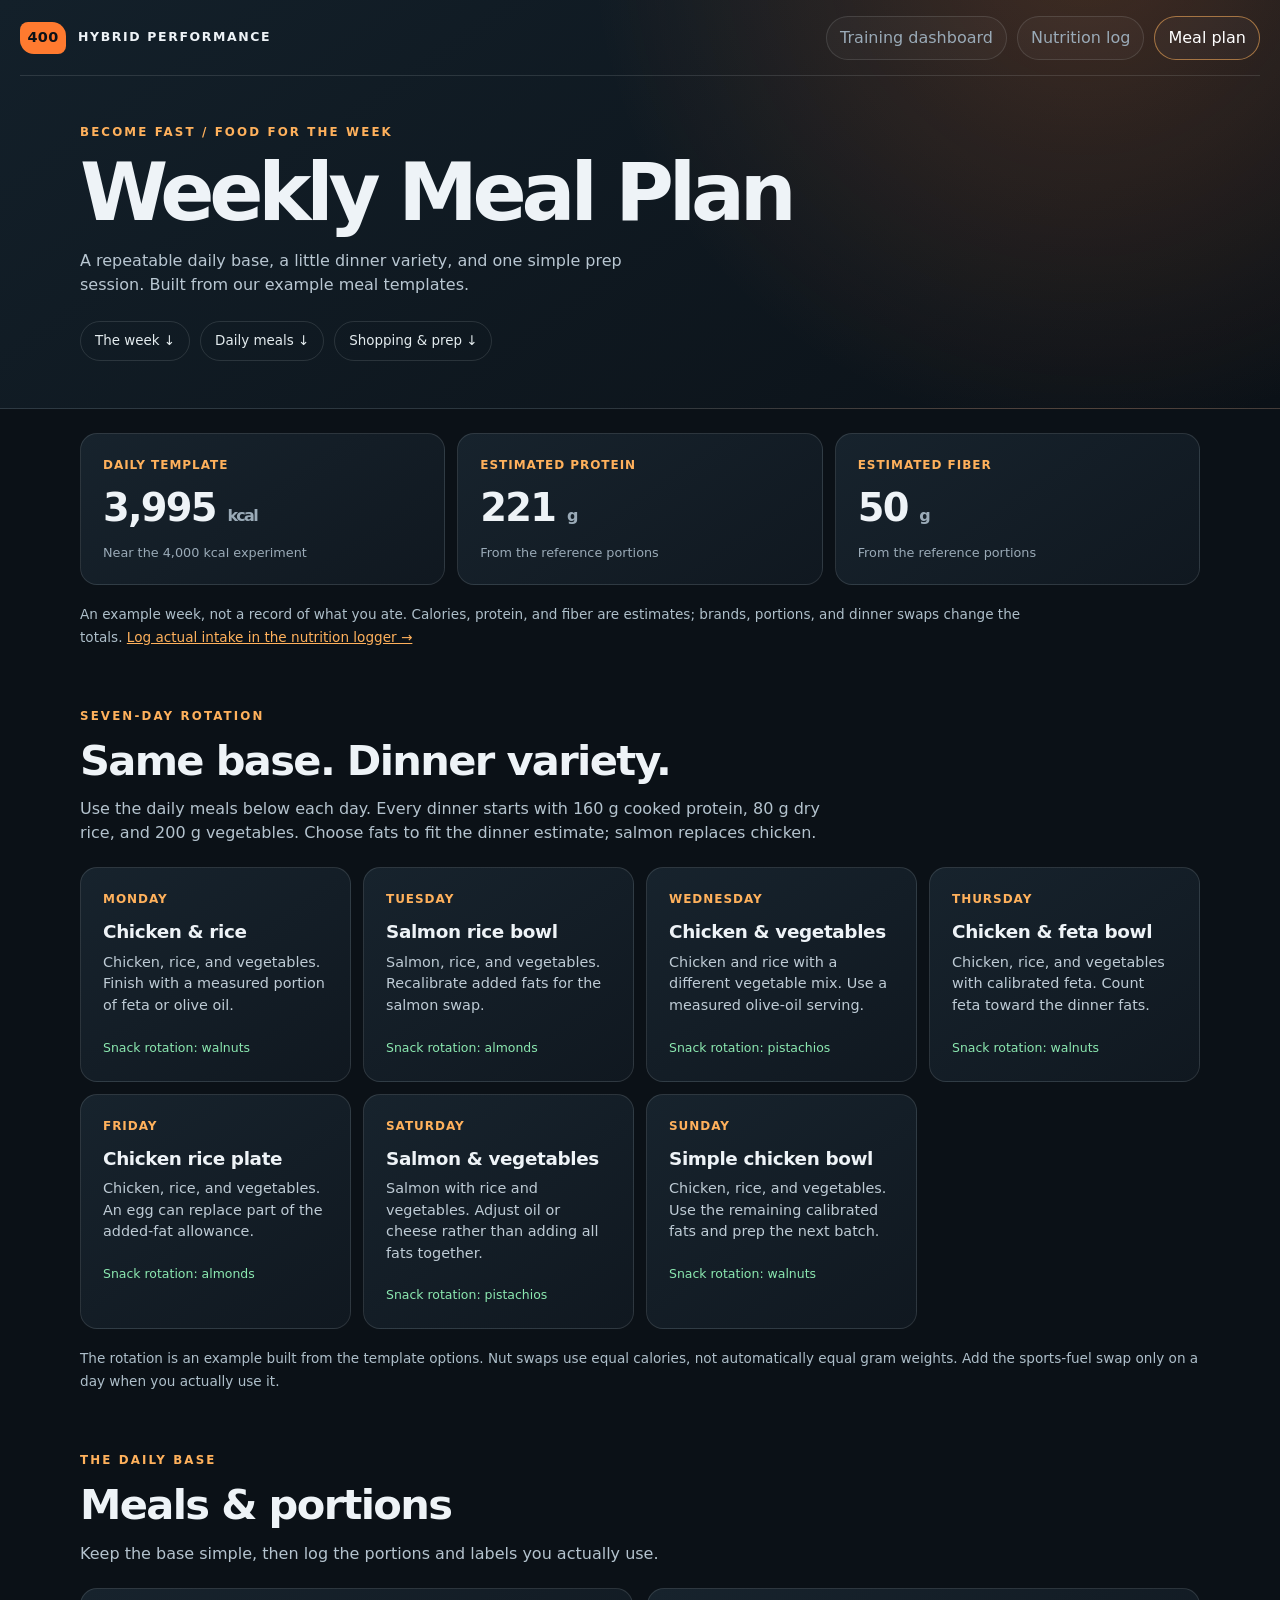
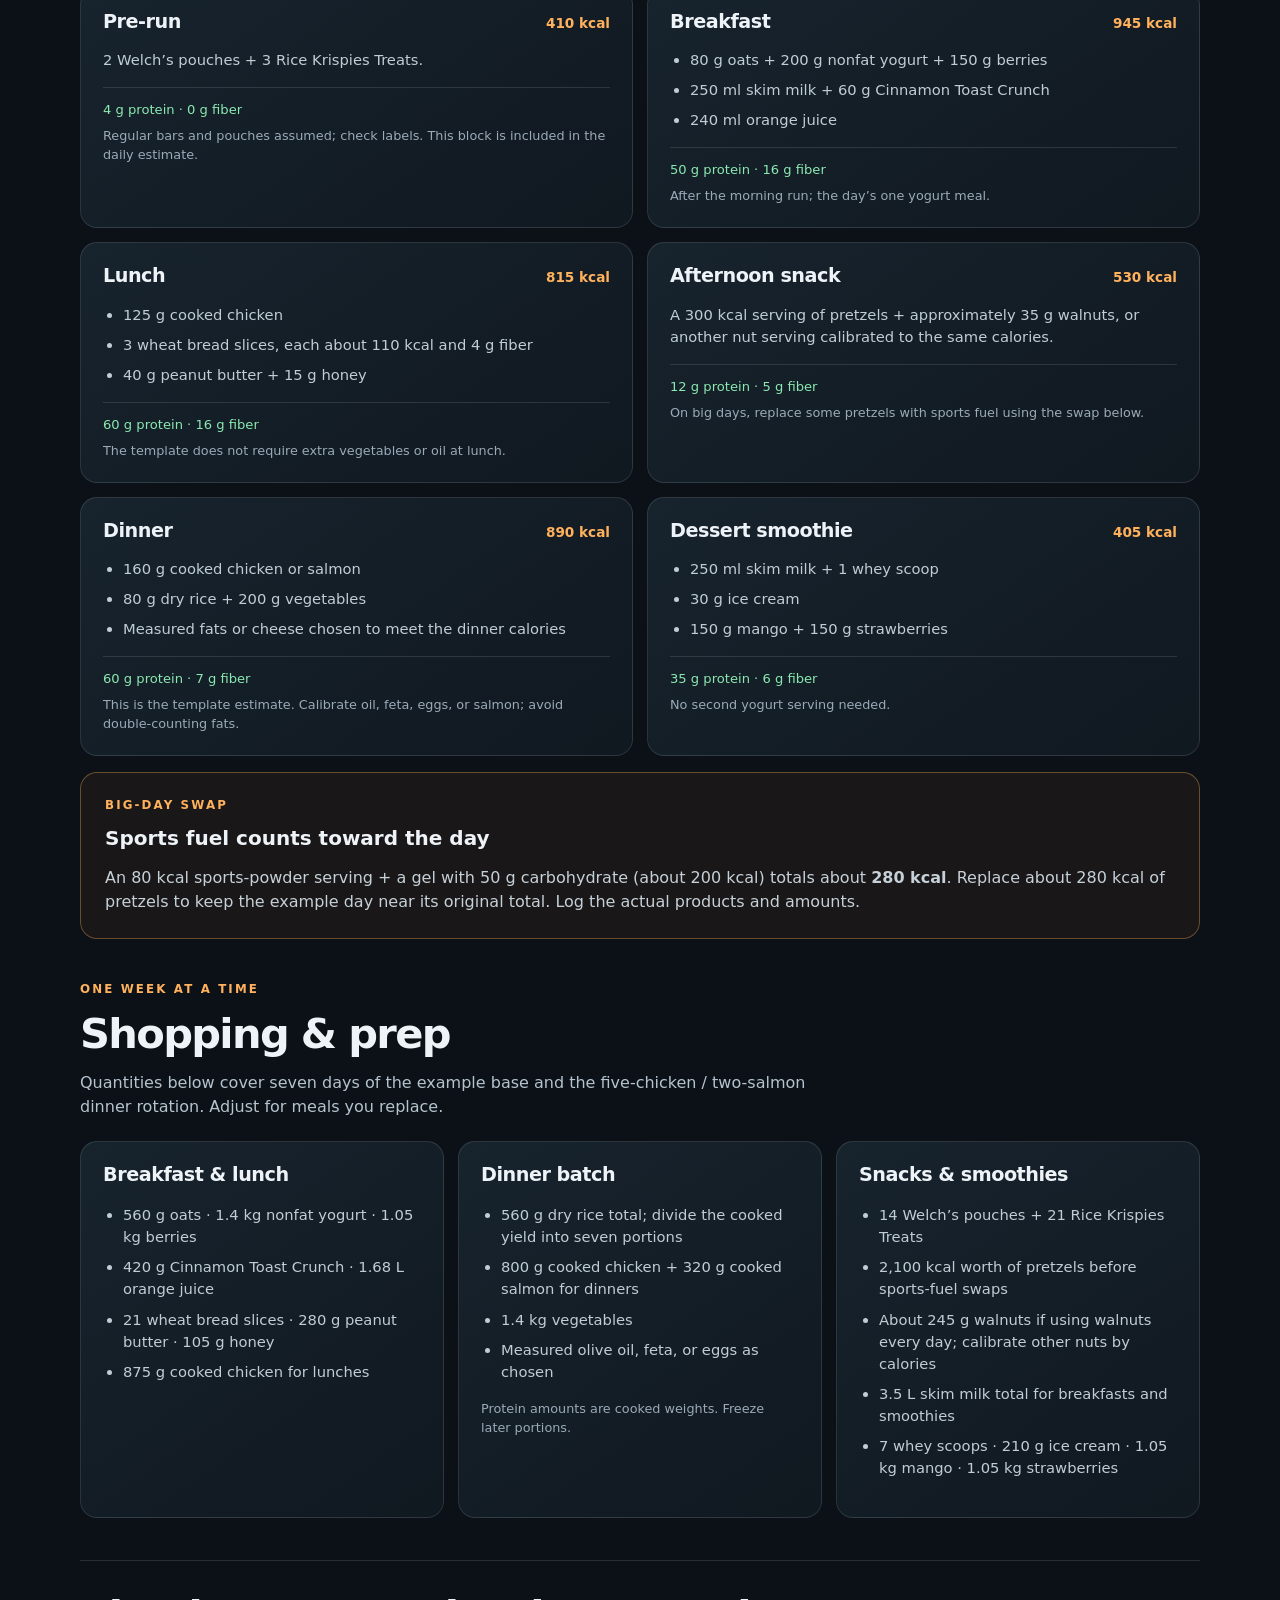
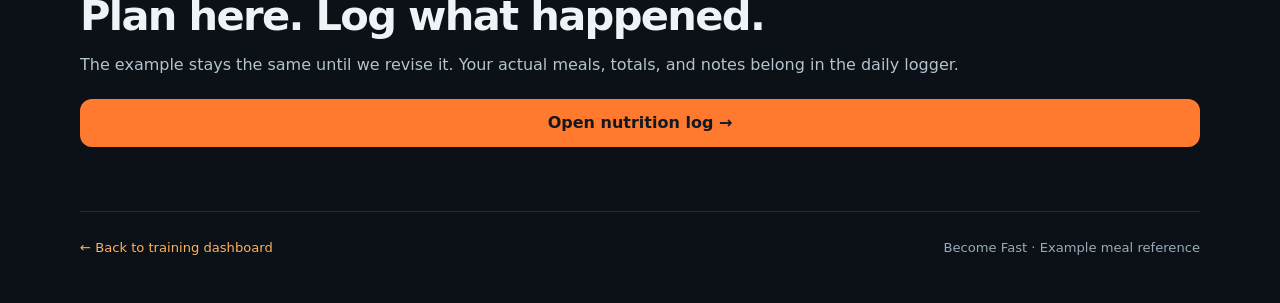
<file: meal-plan.html>
<!doctype html>
<html lang="en">
<head>
  <meta charset="utf-8">
  <meta name="viewport" content="width=device-width, initial-scale=1, viewport-fit=cover">
  <meta name="theme-color" content="#101820">
  <meta name="description" content="Example weekly meal plan with daily meals, a seven-day dinner rotation, and a simple prep list.">
  <title>Weekly Meal Plan | Hybrid Performance</title>
  <link rel="stylesheet" href="styles.css?v=20261009">
  <link rel="stylesheet" href="nutrition.css?v=20261009">
  <link rel="stylesheet" href="meal-plan.css?v=20261009">
</head>
<body>
  <a class="skip-link" href="#weekly-plan">Skip to weekly meal plan</a>
  <header class="nutrition-hero">
    <nav class="topbar" aria-label="Primary">
      <a class="brand" href="index.html"><span class="brand-mark">400</span><span>HYBRID PERFORMANCE</span></a>
      <div class="top-actions">
        <a class="ghost-button" href="index.html">Training dashboard</a>
        <a class="ghost-button" href="nutrition.html">Nutrition log</a>
        <a class="ghost-button active-link" href="meal-plan.html" aria-current="page">Meal plan</a>
      </div>
    </nav>
    <div class="nutrition-hero-inner">
      <p class="eyebrow">BECOME FAST / FOOD FOR THE WEEK</p>
      <h1>Weekly Meal Plan</h1>
      <p>A repeatable daily base, a little dinner variety, and one simple prep session. Built from our example meal templates.</p>
      <div class="meal-jumps" aria-label="Meal plan sections">
        <a href="#weekly-plan">The week ↓</a><a href="#daily-base">Daily meals ↓</a><a href="#prep">Shopping &amp; prep ↓</a>
      </div>
    </div>
  </header>
  <main class="meal-main">
    <section class="meal-estimates" aria-label="Illustrative daily nutrition estimate">
      <article><span>Daily template</span><strong>3,995 <small>kcal</small></strong><p>Near the 4,000 kcal experiment</p></article>
      <article><span>Estimated protein</span><strong>221 <small>g</small></strong><p>From the reference portions</p></article>
      <article><span>Estimated fiber</span><strong>50 <small>g</small></strong><p>From the reference portions</p></article>
    </section>
    <p class="meal-note">An example week, not a record of what you ate. Calories, protein, and fiber are estimates; brands, portions, and dinner swaps change the totals. <a href="nutrition.html">Log actual intake in the nutrition logger →</a></p>

    <section id="weekly-plan" class="meal-section" aria-labelledby="week-title">
      <div class="meal-section-heading"><p class="eyebrow">SEVEN-DAY ROTATION</p><h2 id="week-title">Same base. Dinner variety.</h2><p>Use the daily meals below each day. Every dinner starts with 160 g cooked protein, 80 g dry rice, and 200 g vegetables. Choose fats to fit the dinner estimate; salmon replaces chicken.</p></div>
      <div class="meal-week">
        <article class="day-card"><span class="day-label">Monday</span><h3>Chicken &amp; rice</h3><p>Chicken, rice, and vegetables. Finish with a measured portion of feta or olive oil.</p><span class="day-detail">Snack rotation: walnuts</span></article>
        <article class="day-card"><span class="day-label">Tuesday</span><h3>Salmon rice bowl</h3><p>Salmon, rice, and vegetables. Recalibrate added fats for the salmon swap.</p><span class="day-detail">Snack rotation: almonds</span></article>
        <article class="day-card"><span class="day-label">Wednesday</span><h3>Chicken &amp; vegetables</h3><p>Chicken and rice with a different vegetable mix. Use a measured olive-oil serving.</p><span class="day-detail">Snack rotation: pistachios</span></article>
        <article class="day-card"><span class="day-label">Thursday</span><h3>Chicken &amp; feta bowl</h3><p>Chicken, rice, and vegetables with calibrated feta. Count feta toward the dinner fats.</p><span class="day-detail">Snack rotation: walnuts</span></article>
        <article class="day-card"><span class="day-label">Friday</span><h3>Chicken rice plate</h3><p>Chicken, rice, and vegetables. An egg can replace part of the added-fat allowance.</p><span class="day-detail">Snack rotation: almonds</span></article>
        <article class="day-card"><span class="day-label">Saturday</span><h3>Salmon &amp; vegetables</h3><p>Salmon with rice and vegetables. Adjust oil or cheese rather than adding all fats together.</p><span class="day-detail">Snack rotation: pistachios</span></article>
        <article class="day-card"><span class="day-label">Sunday</span><h3>Simple chicken bowl</h3><p>Chicken, rice, and vegetables. Use the remaining calibrated fats and prep the next batch.</p><span class="day-detail">Snack rotation: walnuts</span></article>
      </div>
      <p class="meal-note">The rotation is an example built from the template options. Nut swaps use equal calories, not automatically equal gram weights. Add the sports-fuel swap only on a day when you actually use it.</p>
    </section>

    <section id="daily-base" class="meal-section" aria-labelledby="base-title">
      <div class="meal-section-heading"><p class="eyebrow">THE DAILY BASE</p><h2 id="base-title">Meals &amp; portions</h2><p>Keep the base simple, then log the portions and labels you actually use.</p></div>
      <div class="meal-grid">
        <article class="meal-card"><div class="meal-card-head"><h3>Pre-run</h3><strong>410 kcal</strong></div><p>2 Welch’s pouches + 3 Rice Krispies Treats.</p><div class="meal-macros">4 g protein · 0 g fiber</div><p class="meal-small">Regular bars and pouches assumed; check labels. This block is included in the daily estimate.</p></article>
        <article class="meal-card"><div class="meal-card-head"><h3>Breakfast</h3><strong>945 kcal</strong></div><ul><li>80 g oats + 200 g nonfat yogurt + 150 g berries</li><li>250 ml skim milk + 60 g Cinnamon Toast Crunch</li><li>240 ml orange juice</li></ul><div class="meal-macros">50 g protein · 16 g fiber</div><p class="meal-small">After the morning run; the day’s one yogurt meal.</p></article>
        <article class="meal-card"><div class="meal-card-head"><h3>Lunch</h3><strong>815 kcal</strong></div><ul><li>125 g cooked chicken</li><li>3 wheat bread slices, each about 110 kcal and 4 g fiber</li><li>40 g peanut butter + 15 g honey</li></ul><div class="meal-macros">60 g protein · 16 g fiber</div><p class="meal-small">The template does not require extra vegetables or oil at lunch.</p></article>
        <article class="meal-card"><div class="meal-card-head"><h3>Afternoon snack</h3><strong>530 kcal</strong></div><p>A 300 kcal serving of pretzels + approximately 35 g walnuts, or another nut serving calibrated to the same calories.</p><div class="meal-macros">12 g protein · 5 g fiber</div><p class="meal-small">On big days, replace some pretzels with sports fuel using the swap below.</p></article>
        <article class="meal-card"><div class="meal-card-head"><h3>Dinner</h3><strong>890 kcal</strong></div><ul><li>160 g cooked chicken or salmon</li><li>80 g dry rice + 200 g vegetables</li><li>Measured fats or cheese chosen to meet the dinner calories</li></ul><div class="meal-macros">60 g protein · 7 g fiber</div><p class="meal-small">This is the template estimate. Calibrate oil, feta, eggs, or salmon; avoid double-counting fats.</p></article>
        <article class="meal-card"><div class="meal-card-head"><h3>Dessert smoothie</h3><strong>405 kcal</strong></div><ul><li>250 ml skim milk + 1 whey scoop</li><li>30 g ice cream</li><li>150 g mango + 150 g strawberries</li></ul><div class="meal-macros">35 g protein · 6 g fiber</div><p class="meal-small">No second yogurt serving needed.</p></article>
      </div>
      <aside class="fuel-swap" aria-labelledby="fuel-title"><p class="eyebrow">BIG-DAY SWAP</p><h3 id="fuel-title">Sports fuel counts toward the day</h3><p>An 80 kcal sports-powder serving + a gel with 50 g carbohydrate (about 200 kcal) totals about <strong>280 kcal</strong>. Replace about 280 kcal of pretzels to keep the example day near its original total. Log the actual products and amounts.</p></aside>
    </section>

    <section id="prep" class="meal-section" aria-labelledby="prep-title">
      <div class="meal-section-heading"><p class="eyebrow">ONE WEEK AT A TIME</p><h2 id="prep-title">Shopping &amp; prep</h2><p>Quantities below cover seven days of the example base and the five-chicken / two-salmon dinner rotation. Adjust for meals you replace.</p></div>
      <div class="prep-grid">
        <article class="prep-card"><h3>Breakfast &amp; lunch</h3><ul><li>560 g oats · 1.4 kg nonfat yogurt · 1.05 kg berries</li><li>420 g Cinnamon Toast Crunch · 1.68 L orange juice</li><li>21 wheat bread slices · 280 g peanut butter · 105 g honey</li><li>875 g cooked chicken for lunches</li></ul></article>
        <article class="prep-card"><h3>Dinner batch</h3><ul><li>560 g dry rice total; divide the cooked yield into seven portions</li><li>800 g cooked chicken + 320 g cooked salmon for dinners</li><li>1.4 kg vegetables</li><li>Measured olive oil, feta, or eggs as chosen</li></ul><p class="meal-small">Protein amounts are cooked weights. Freeze later portions.</p></article>
        <article class="prep-card"><h3>Snacks &amp; smoothies</h3><ul><li>14 Welch’s pouches + 21 Rice Krispies Treats</li><li>2,100 kcal worth of pretzels before sports-fuel swaps</li><li>About 245 g walnuts if using walnuts every day; calibrate other nuts by calories</li><li>3.5 L skim milk total for breakfasts and smoothies</li><li>7 whey scoops · 210 g ice cream · 1.05 kg mango · 1.05 kg strawberries</li></ul></article>
      </div>
    </section>
    <section class="meal-next"><h2>Plan here. Log what happened.</h2><p>The example stays the same until we revise it. Your actual meals, totals, and notes belong in the daily logger.</p><a class="primary-button" href="nutrition.html">Open nutrition log →</a></section>
  </main>
  <footer class="nutrition-footer"><a href="index.html">← Back to training dashboard</a><span>Become Fast · Example meal reference</span></footer>
</body>
</html>
</file>
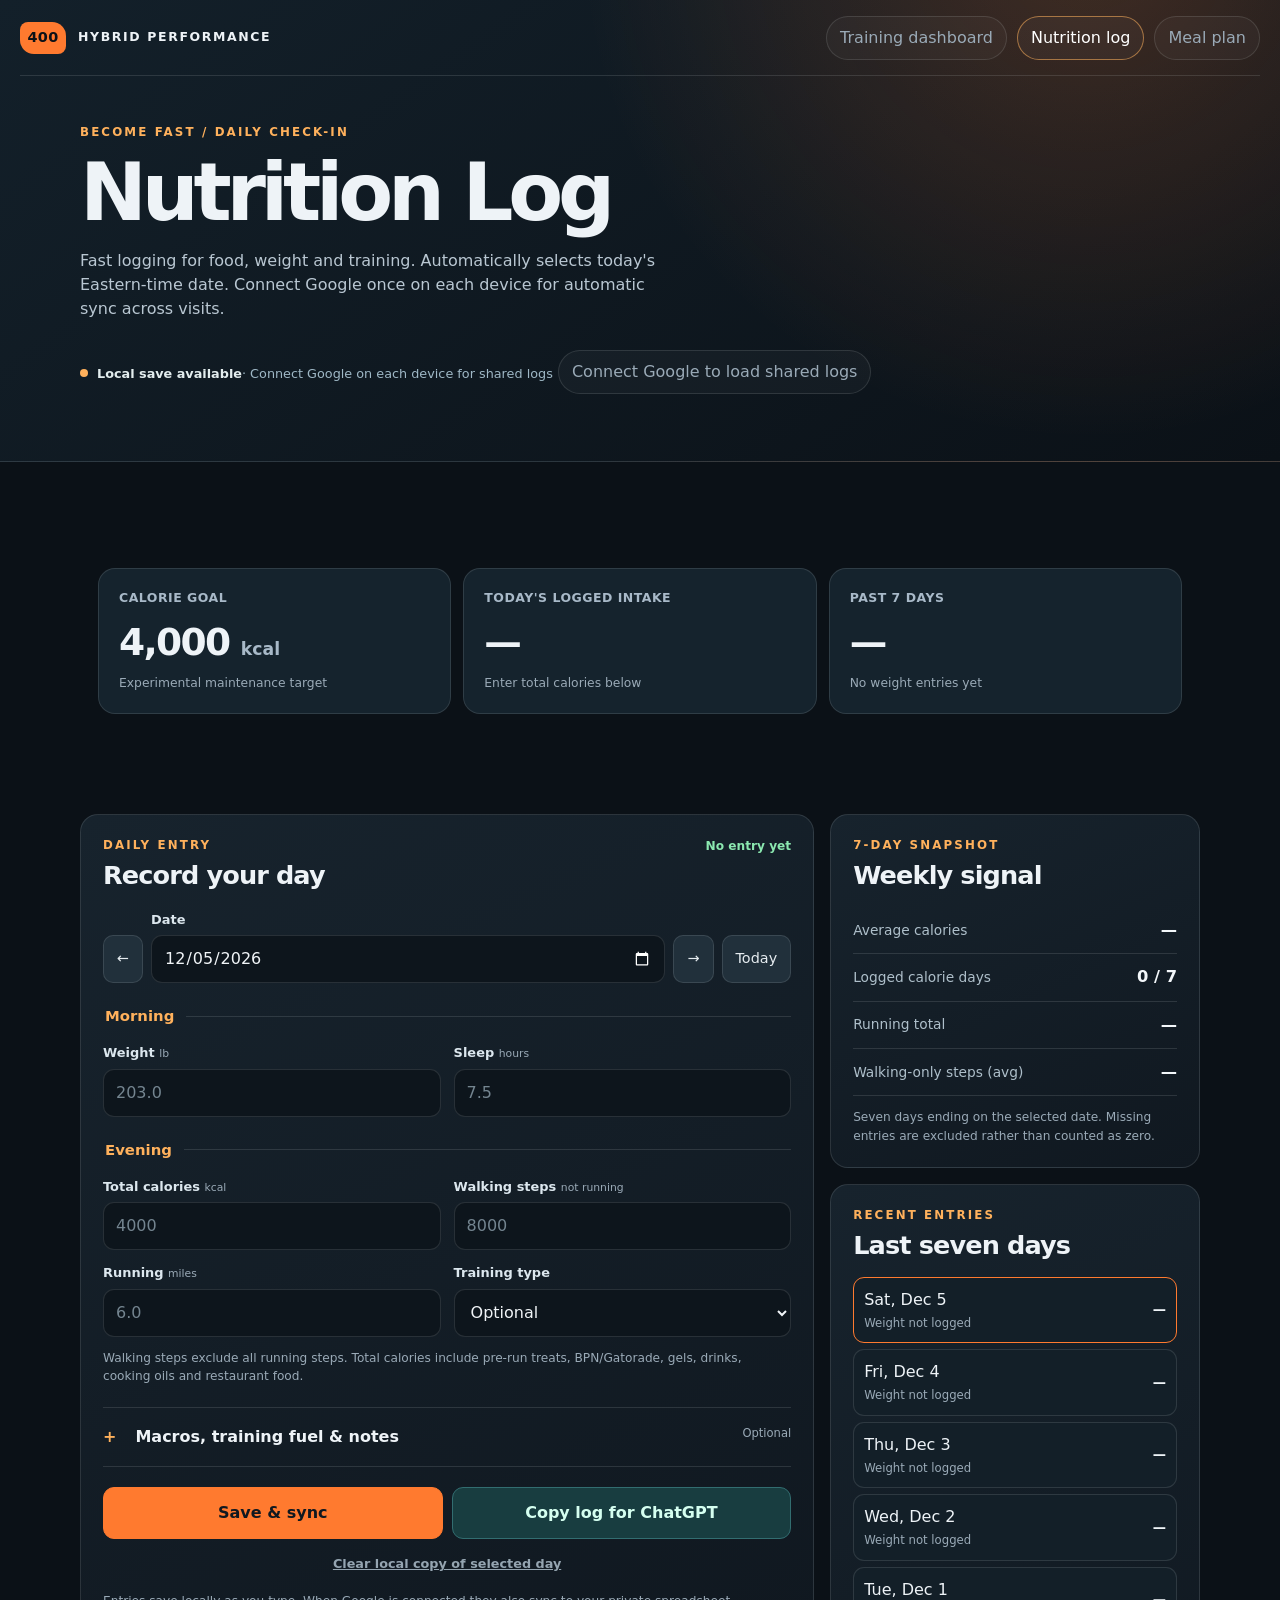
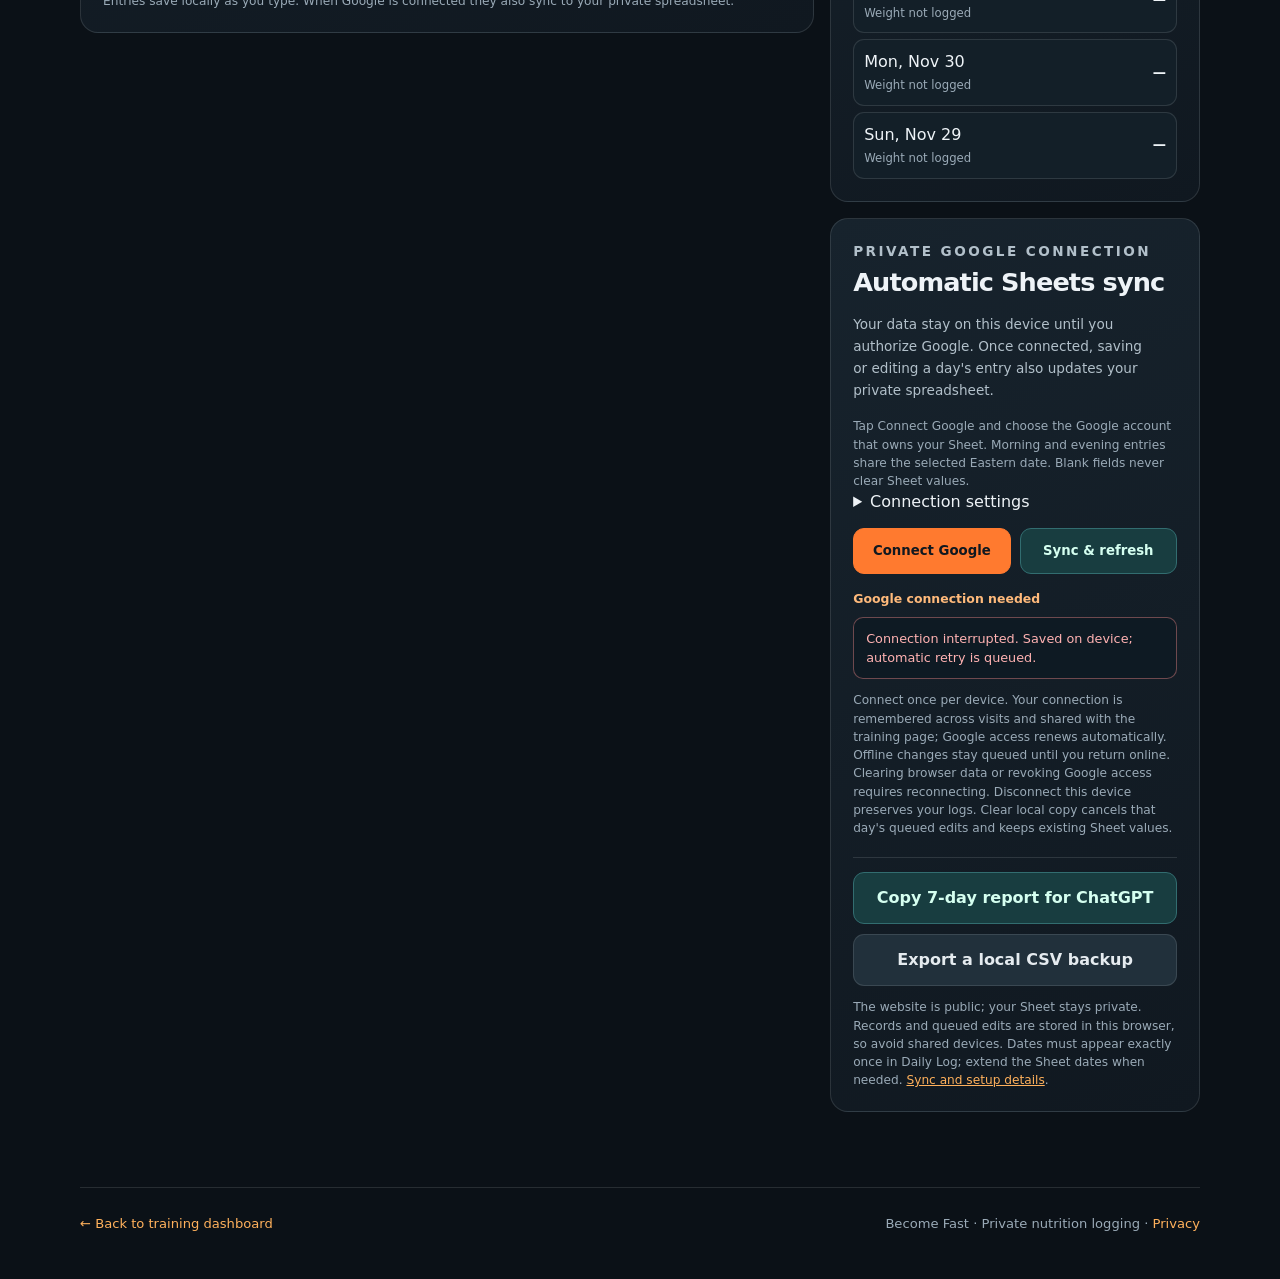
<file: nutrition.html>
<!doctype html>
<html lang="en">
<head>
  <meta charset="utf-8">
  <meta name="viewport" content="width=device-width, initial-scale=1, viewport-fit=cover">
  <meta name="theme-color" content="#101820">
  <meta name="description" content="Mobile nutrition and training logger for the Become Fast project. Entries stay private on this device until shared.">
  <title>Nutrition Log | Hybrid Performance</title>
  <link rel="stylesheet" href="styles.css?v=20261015">
  <link rel="stylesheet" href="nutrition.css?v=20261009">
</head>
<body>
  <a class="skip-link" href="#nutritionForm">Skip to daily log</a>
  <header class="nutrition-hero">
    <nav class="topbar" aria-label="Primary">
      <a class="brand" href="index.html"><span class="brand-mark">400</span><span>HYBRID PERFORMANCE</span></a>
      <div class="top-actions">
        <a class="ghost-button" href="index.html">Training dashboard</a>
        <a class="ghost-button active-link" href="nutrition.html" aria-current="page">Nutrition log</a>
        <a class="ghost-button" href="meal-plan.html">Meal plan</a>
      </div>
    </nav>
    <div class="nutrition-hero-inner">
      <p class="eyebrow">BECOME FAST / DAILY CHECK-IN</p>
      <h1>Nutrition Log</h1>
      <p>Fast logging for food, weight and training. Automatically selects today's Eastern-time date. Connect Google once on each device for automatic sync across visits.</p>
      <div class="nutrition-status"><span class="privacy-dot" aria-hidden="true"></span><strong>Local save available</strong><span> · Connect Google on each device for shared logs</span></div>
      <button class="ghost-button shared-logs-connect" id="connectGoogleTop" type="button">Connect Google to load shared logs</button>
    </div>
  </header>

  <main class="nutrition-main">
    <section class="nutrition-intro" aria-label="Daily progress">
      <article class="nutrition-stat">
        <span>Calorie goal</span>
        <strong>4,000 <small>kcal</small></strong>
        <p>Experimental maintenance target</p>
      </article>
      <article class="nutrition-stat">
        <span>Today's logged intake</span>
        <strong id="calorieStat">—</strong>
        <p id="calorieDetail">Enter total calories below</p>
      </article>
      <article class="nutrition-stat">
        <span>Past 7 days</span>
        <strong id="weightStat">—</strong>
        <p id="weightDetail">Average body weight</p>
      </article>
    </section>

    <div class="nutrition-layout">
      <section class="nutrition-panel" aria-labelledby="logHeading">
        <div class="panel-head">
          <div><p class="eyebrow">DAILY ENTRY</p><h2 id="logHeading">Record your day</h2></div>
          <span id="saveState" class="save-state" aria-live="polite">Ready</span>
        </div>
        <form id="nutritionForm" autocomplete="on">
          <div class="nutrition-date-controls">
            <button type="button" class="secondary-control" id="previousDay" aria-label="Previous date">←</button>
            <label class="nutrition-field date-field"><span>Date</span><input type="date" id="entryDate" aria-label="Log date" required></label>
            <button type="button" class="secondary-control" id="nextDay" aria-label="Next date">→</button>
            <button type="button" class="secondary-control today-control" id="jumpToday">Today</button>
          </div>

          <fieldset>
            <legend>Morning</legend>
            <div class="nutrition-fields two">
              <label class="nutrition-field"><span>Weight <small>lb</small></span><input name="weight" type="number" min="80" max="450" step="0.1" inputmode="decimal" placeholder="203.0"></label>
              <label class="nutrition-field"><span>Sleep <small>hours</small></span><input name="sleep" type="number" min="0" max="24" step="0.1" inputmode="decimal" placeholder="7.5"></label>
            </div>
          </fieldset>

          <fieldset>
            <legend>Evening</legend>
            <div class="nutrition-fields two">
              <label class="nutrition-field"><span>Total calories <small>kcal</small></span><input name="calories" type="number" min="0" max="12000" step="1" inputmode="numeric" placeholder="4000"></label>
              <label class="nutrition-field"><span>Walking steps <small>not running</small></span><input name="steps" type="number" min="0" max="100000" step="1" inputmode="numeric" placeholder="8000"></label>
              <label class="nutrition-field"><span>Running <small>miles</small></span><input name="miles" type="number" min="0" max="100" step="0.1" inputmode="decimal" placeholder="6.0"></label>
              <label class="nutrition-field"><span>Training type</span>
                <select name="training"><option value="">Optional</option><option>Easy run</option><option>Long / hard run</option><option>Run + strength</option><option>Sprint + lifting</option><option>Recovery</option><option>Rest</option><option>Other</option></select>
              </label>
            </div>
            <p class="help">Walking steps exclude all running steps. Total calories include pre-run treats, BPN/Gatorade, gels, drinks, cooking oils and restaurant food.</p>
          </fieldset>

          <details class="nutrition-optional">
            <summary>Macros, training fuel &amp; notes <span>Optional</span></summary>
            <div class="nutrition-fields two optional-fields">
              <label class="nutrition-field"><span>Protein <small>g</small></span><input name="protein" type="number" min="0" max="500" step="1" inputmode="numeric"></label>
              <label class="nutrition-field"><span>Carbs <small>g</small></span><input name="carbs" type="number" min="0" max="1200" step="1" inputmode="numeric"></label>
              <label class="nutrition-field"><span>Fat <small>g</small></span><input name="fat" type="number" min="0" max="500" step="1" inputmode="numeric"></label>
              <label class="nutrition-field"><span>Fiber <small>g</small></span><input name="fiber" type="number" min="0" max="120" step="1" inputmode="numeric"></label>
              <label class="nutrition-field"><span>Intra-workout carbs <small>g</small></span><input name="intra" type="number" min="0" max="400" step="1" inputmode="numeric"></label>
              <label class="nutrition-field"><span>Lifting <small>min</small></span><input name="lift" type="number" min="0" max="480" step="1" inputmode="numeric"></label>
              <label class="nutrition-field"><span>Bike/row <small>min</small></span><input name="bike" type="number" min="0" max="480" step="1" inputmode="numeric"></label>
              <label class="nutrition-field"><span>Readiness <small>1–5</small></span><input name="readiness" type="number" min="1" max="5" step="1" inputmode="numeric"></label>
              <label class="nutrition-field"><span>Restaurant meal</span><select name="restaurant"><option value="">Not recorded</option><option value="Yes">Yes</option><option value="No">No</option></select></label>
              <label class="nutrition-field wide"><span>Notes / changes</span><textarea name="notes" rows="3" placeholder="Fueling changes, hunger, recovery, restaurant estimate…"></textarea></label>
            </div>
          </details>

          <div class="nutrition-actions">
            <button type="button" class="nutrition-primary" id="saveEntry">Save &amp; sync</button>
            <button type="button" class="nutrition-copy" id="copyEntry">Copy log for ChatGPT</button>
            <button type="button" class="nutrition-clear" id="clearEntry">Clear local copy of selected day</button>
          </div>
          <p class="help bottom-help" id="copyStatus" aria-live="polite">Entries save locally as you type. When Google is connected they also sync to your private spreadsheet.</p>
        </form>
      </section>

      <aside class="nutrition-side">
        <section class="nutrition-panel small-panel">
          <p class="eyebrow">7-DAY SNAPSHOT</p>
          <h2>Weekly signal</h2>
          <div class="snapshot-row"><span>Average calories</span><strong id="avgCalories">—</strong></div>
          <div class="snapshot-row"><span>Logged calorie days</span><strong id="calorieDays">0 / 7</strong></div>
          <div class="snapshot-row"><span>Running total</span><strong id="totalMiles">—</strong></div>
          <div class="snapshot-row"><span>Walking-only steps (avg)</span><strong id="avgSteps">—</strong></div>
          <p class="help">Seven days ending on the selected date. Missing entries are excluded rather than counted as zero.</p>
        </section>
        <section class="nutrition-panel small-panel">
          <p class="eyebrow">RECENT ENTRIES</p>
          <h2>Last seven days</h2>
          <div id="recentDays" class="recent-days"></div>
        </section>
        <section class="nutrition-panel small-panel sync-panel">
          <p class="eyebrow">PRIVATE GOOGLE CONNECTION</p>
          <h2>Automatic Sheets sync</h2>
          <p>Your data stay on this device until you authorize Google. Once connected, saving or editing a day's entry also updates your private spreadsheet.</p>
          <p class="help">Tap Connect Google and choose the Google account that owns your Sheet. Morning and evening entries share the selected Eastern date. Blank fields never clear Sheet values.</p>
          <details><summary>Connection settings</summary>
          <div class="nutrition-fields oauth-fields">
            <label class="nutrition-field"><span>Google OAuth client ID</span><input id="googleClientId" type="text" autocapitalize="off" spellcheck="false" placeholder="…apps.googleusercontent.com"></label>
            <label class="nutrition-field"><span>Private Google Sheet URL</span><input id="googleSheetId" type="text" autocapitalize="off" spellcheck="false" placeholder="https://docs.google.com/spreadsheets/d/…"></label>
          </div>
          </details>
          <div class="nutrition-sync-controls">
            <button type="button" class="nutrition-primary" id="connectGoogle">Connect Google</button>
            <button type="button" class="nutrition-copy" id="syncGoogleNow">Sync &amp; refresh</button>
            <button type="button" class="nutrition-copy" id="disconnectGoogle" hidden>Disconnect this device</button>
          </div>
          <span class="cloud-status-label" id="googleConnectionLabel">Local-only until Google connected</span>
          <p id="cloudSyncStatus" class="cloud-status" aria-live="polite">Connect Google on this device to load your shared logs and history.</p>
          <div class="sync-conflicts" id="syncConflicts" hidden><p id="syncConflictLabel"></p><button class="ghost-button" id="useSheetConflict" type="button">Use Sheet version</button><button class="ghost-button" id="keepDeviceConflict" type="button">Keep this device's edits</button></div>
          <p class="help">Connect once per device. Your connection is remembered across visits and shared with the training page; Google access renews automatically. Offline changes stay queued until you return online. Clearing browser data or revoking Google access requires reconnecting. Disconnect this device preserves your logs. Clear local copy cancels that day's queued edits and keeps existing Sheet values.</p>
          <div class="sync-fallback">
            <button type="button" id="copyAll" class="nutrition-copy wide-button">Copy 7-day report for ChatGPT</button>
            <button type="button" id="exportCsv" class="secondary-control wide-button">Export a local CSV backup</button>
          </div>
          <p class="help">The website is public; your Sheet stays private. Records and queued edits are stored in this browser, so avoid shared devices. Dates must appear exactly once in Daily Log; extend the Sheet dates when needed. <a href="NUTRITION-LOGGER.md" target="_blank" rel="noopener noreferrer">Sync and setup details</a>.</p>
        </section>
      </aside>
    </div>
  </main>
  <footer class="nutrition-footer"><a href="index.html">← Back to training dashboard</a><span>Become Fast · Private nutrition logging · <a href="privacy.html">Privacy</a></span></footer>
  <script src="https://accounts.google.com/gsi/client" async defer></script>
  <script src="nutrition.js?v=20261015" defer></script>
  <script src="nutrition-sync-core.js?v=20261015" defer></script>
  <script src="google-connection.js?v=20261015a" defer></script>
  <script src="nutrition-sync.js?v=20261015a" defer></script>
</body>
</html>
</file>
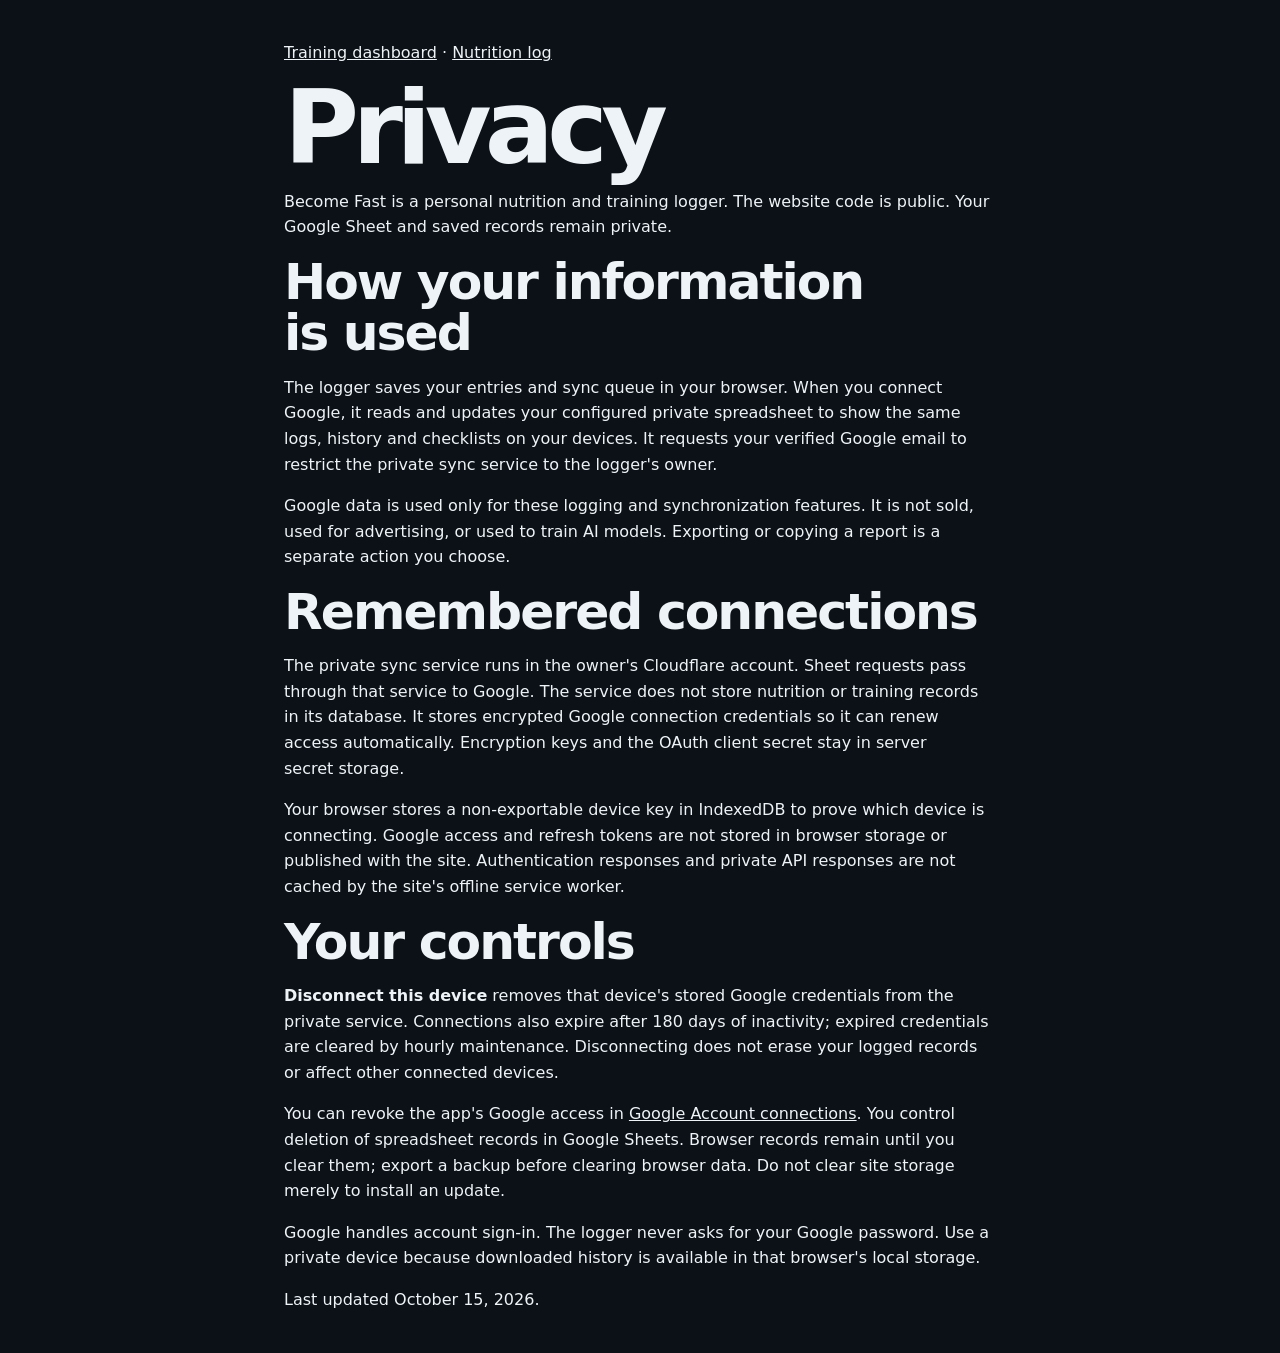
<file: privacy.html>
<!doctype html>
<html lang="en">
<head>
  <meta charset="utf-8">
  <meta name="viewport" content="width=device-width, initial-scale=1">
  <title>Privacy | Become Fast</title>
  <link rel="stylesheet" href="styles.css?v=20261015a">
</head>
<body>
  <main class="page-shell" style="max-width:760px;margin:40px auto;padding:0 24px;line-height:1.6">
    <p><a href="index.html">Training dashboard</a> · <a href="nutrition.html">Nutrition log</a></p>
    <h1>Privacy</h1>
    <p>Become Fast is a personal nutrition and training logger. The website code is public. Your Google Sheet and saved records remain private.</p>
    <h2>How your information is used</h2>
    <p>The logger saves your entries and sync queue in your browser. When you connect Google, it reads and updates your configured private spreadsheet to show the same logs, history and checklists on your devices. It requests your verified Google email to restrict the private sync service to the logger's owner.</p>
    <p>Google data is used only for these logging and synchronization features. It is not sold, used for advertising, or used to train AI models. Exporting or copying a report is a separate action you choose.</p>
    <h2>Remembered connections</h2>
    <p>The private sync service runs in the owner's Cloudflare account. Sheet requests pass through that service to Google. The service does not store nutrition or training records in its database. It stores encrypted Google connection credentials so it can renew access automatically. Encryption keys and the OAuth client secret stay in server secret storage.</p>
    <p>Your browser stores a non-exportable device key in IndexedDB to prove which device is connecting. Google access and refresh tokens are not stored in browser storage or published with the site. Authentication responses and private API responses are not cached by the site's offline service worker.</p>
    <h2>Your controls</h2>
    <p><strong>Disconnect this device</strong> removes that device's stored Google credentials from the private service. Connections also expire after 180 days of inactivity; expired credentials are cleared by hourly maintenance. Disconnecting does not erase your logged records or affect other connected devices.</p>
    <p>You can revoke the app's Google access in <a href="https://myaccount.google.com/connections">Google Account connections</a>. You control deletion of spreadsheet records in Google Sheets. Browser records remain until you clear them; export a backup before clearing browser data. Do not clear site storage merely to install an update.</p>
    <p>Google handles account sign-in. The logger never asks for your Google password. Use a private device because downloaded history is available in that browser's local storage.</p>
    <p>Last updated October 15, 2026.</p>
  </main>
</body>
</html>
</file>
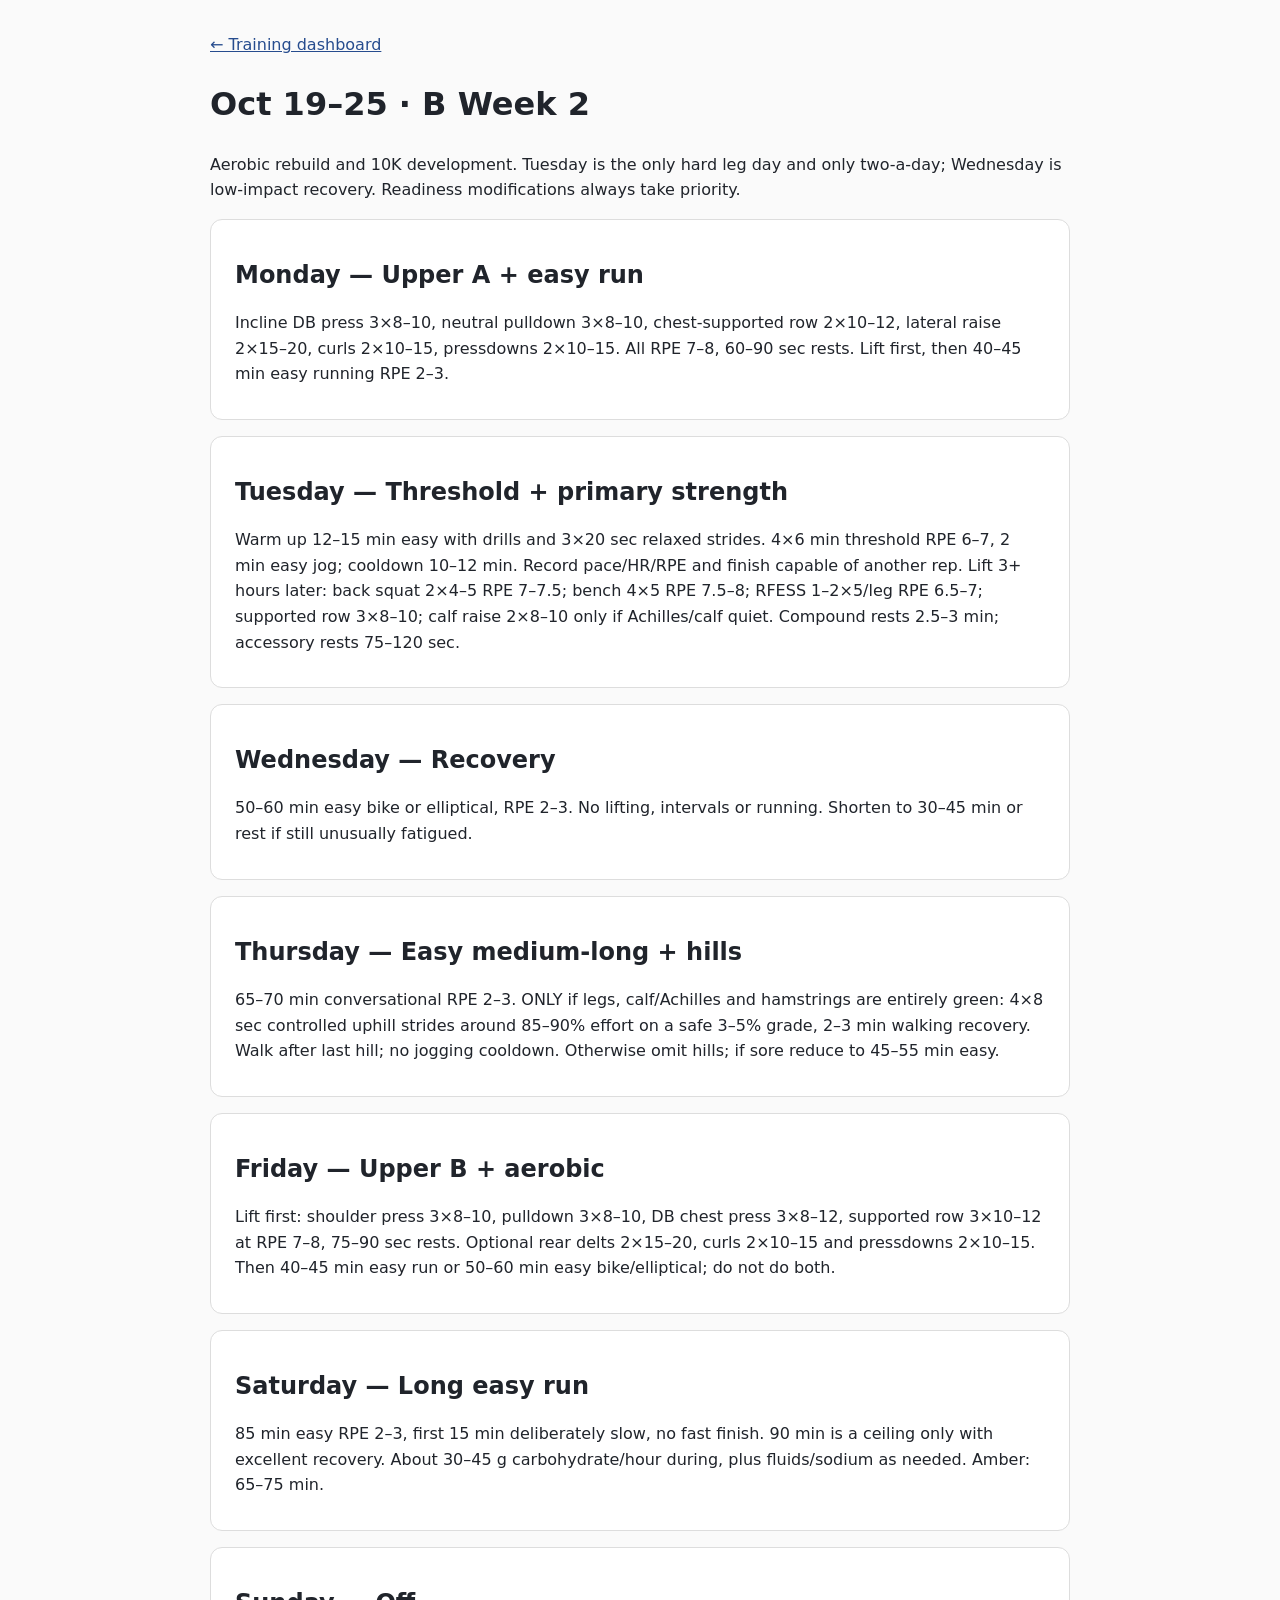
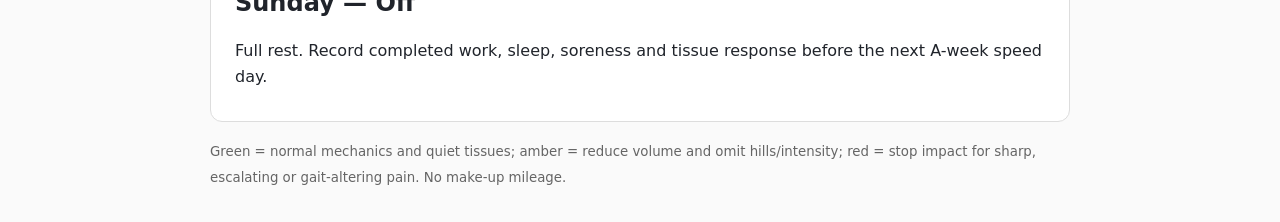
<file: week-of-2026-10-19.html>
<!doctype html>
<html lang="en"><head><meta charset="utf-8"><meta name="viewport" content="width=device-width,initial-scale=1">
<title>Training · October 19–25, 2026</title>
<style>body{font:16px/1.6 system-ui,Arial;max-width:860px;margin:2rem auto;padding:0 1rem;color:#20242b;background:#fafafa}section{background:white;border:1px solid #ddd;border-radius:12px;padding:1rem 1.5rem;margin:1rem 0}h1{font-size:2rem}h2{margin-bottom:.2rem}small{color:#656565}a{color:#264c8e}</style></head>
<body><p><a href="./">← Training dashboard</a></p><h1>Oct 19–25 · B Week 2</h1>
<p>Aerobic rebuild and 10K development. Tuesday is the only hard leg day and only two-a-day; Wednesday is low-impact recovery. Readiness modifications always take priority.</p>
<section><h2>Monday — Upper A + easy run</h2><p>Incline DB press 3×8–10, neutral pulldown 3×8–10, chest-supported row 2×10–12, lateral raise 2×15–20, curls 2×10–15, pressdowns 2×10–15. All RPE 7–8, 60–90 sec rests. Lift first, then 40–45 min easy running RPE 2–3.</p></section>
<section><h2>Tuesday — Threshold + primary strength</h2><p>Warm up 12–15 min easy with drills and 3×20 sec relaxed strides. 4×6 min threshold RPE 6–7, 2 min easy jog; cooldown 10–12 min. Record pace/HR/RPE and finish capable of another rep. Lift 3+ hours later: back squat 2×4–5 RPE 7–7.5; bench 4×5 RPE 7.5–8; RFESS 1–2×5/leg RPE 6.5–7; supported row 3×8–10; calf raise 2×8–10 only if Achilles/calf quiet. Compound rests 2.5–3 min; accessory rests 75–120 sec.</p></section>
<section><h2>Wednesday — Recovery</h2><p>50–60 min easy bike or elliptical, RPE 2–3. No lifting, intervals or running. Shorten to 30–45 min or rest if still unusually fatigued.</p></section>
<section><h2>Thursday — Easy medium-long + hills</h2><p>65–70 min conversational RPE 2–3. ONLY if legs, calf/Achilles and hamstrings are entirely green: 4×8 sec controlled uphill strides around 85–90% effort on a safe 3–5% grade, 2–3 min walking recovery. Walk after last hill; no jogging cooldown. Otherwise omit hills; if sore reduce to 45–55 min easy.</p></section>
<section><h2>Friday — Upper B + aerobic</h2><p>Lift first: shoulder press 3×8–10, pulldown 3×8–10, DB chest press 3×8–12, supported row 3×10–12 at RPE 7–8, 75–90 sec rests. Optional rear delts 2×15–20, curls 2×10–15 and pressdowns 2×10–15. Then 40–45 min easy run or 50–60 min easy bike/elliptical; do not do both.</p></section>
<section><h2>Saturday — Long easy run</h2><p>85 min easy RPE 2–3, first 15 min deliberately slow, no fast finish. 90 min is a ceiling only with excellent recovery. About 30–45 g carbohydrate/hour during, plus fluids/sodium as needed. Amber: 65–75 min.</p></section>
<section><h2>Sunday — Off</h2><p>Full rest. Record completed work, sleep, soreness and tissue response before the next A-week speed day.</p></section>
<p><small>Green = normal mechanics and quiet tissues; amber = reduce volume and omit hills/intensity; red = stop impact for sharp, escalating or gait-altering pain. No make-up mileage.</small></p></body></html>
</file>
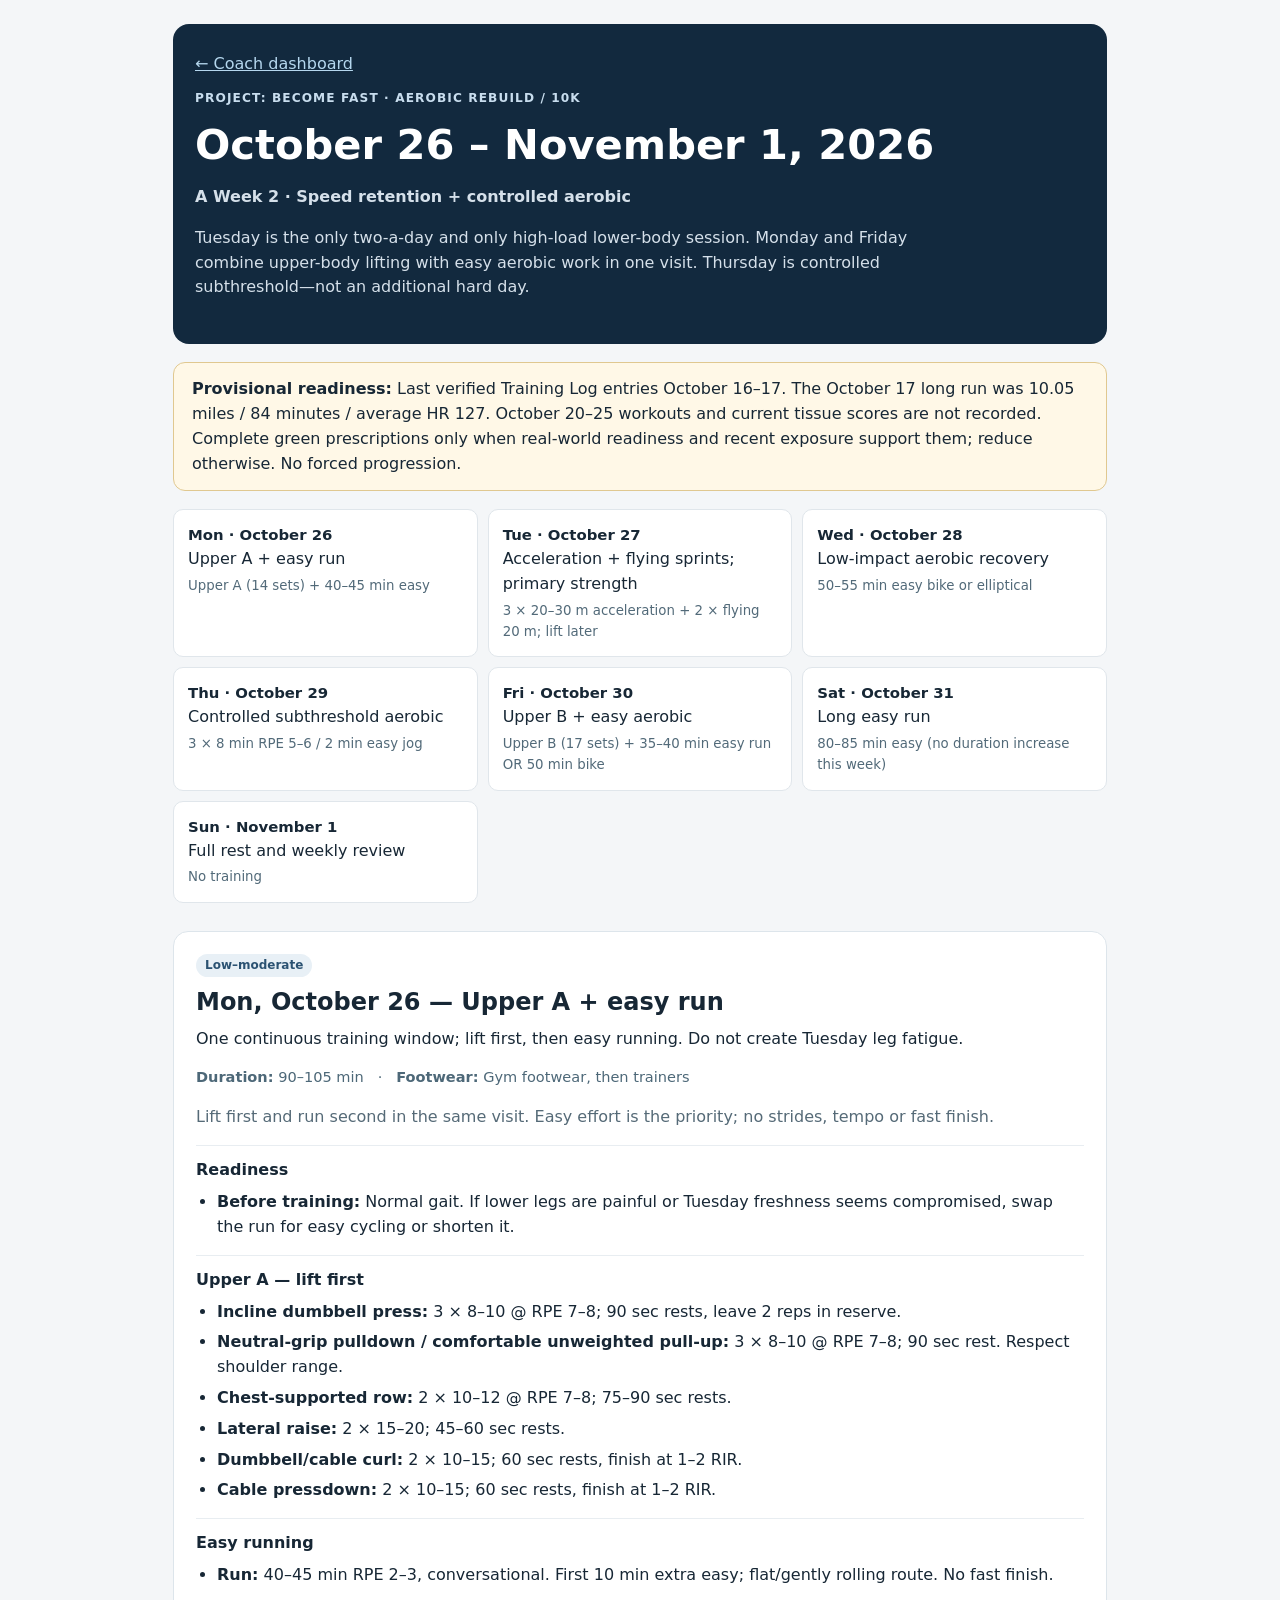
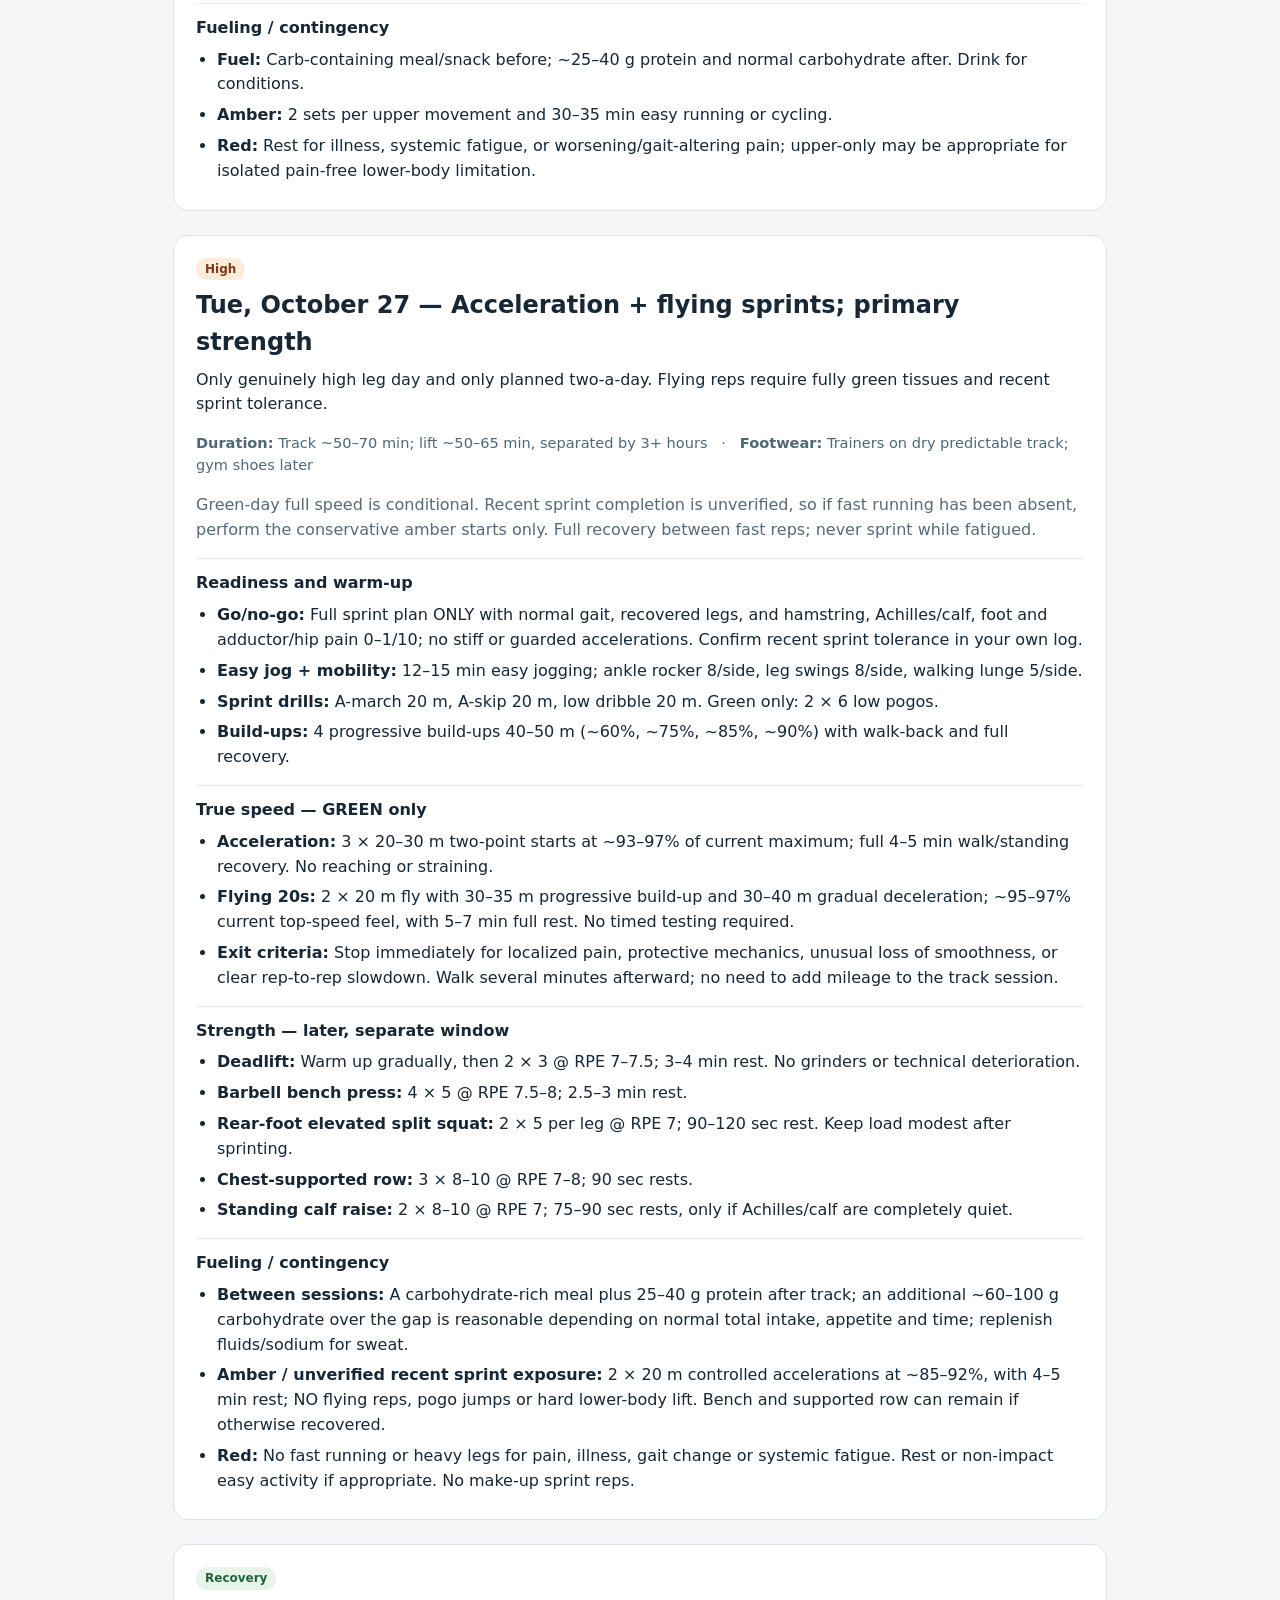
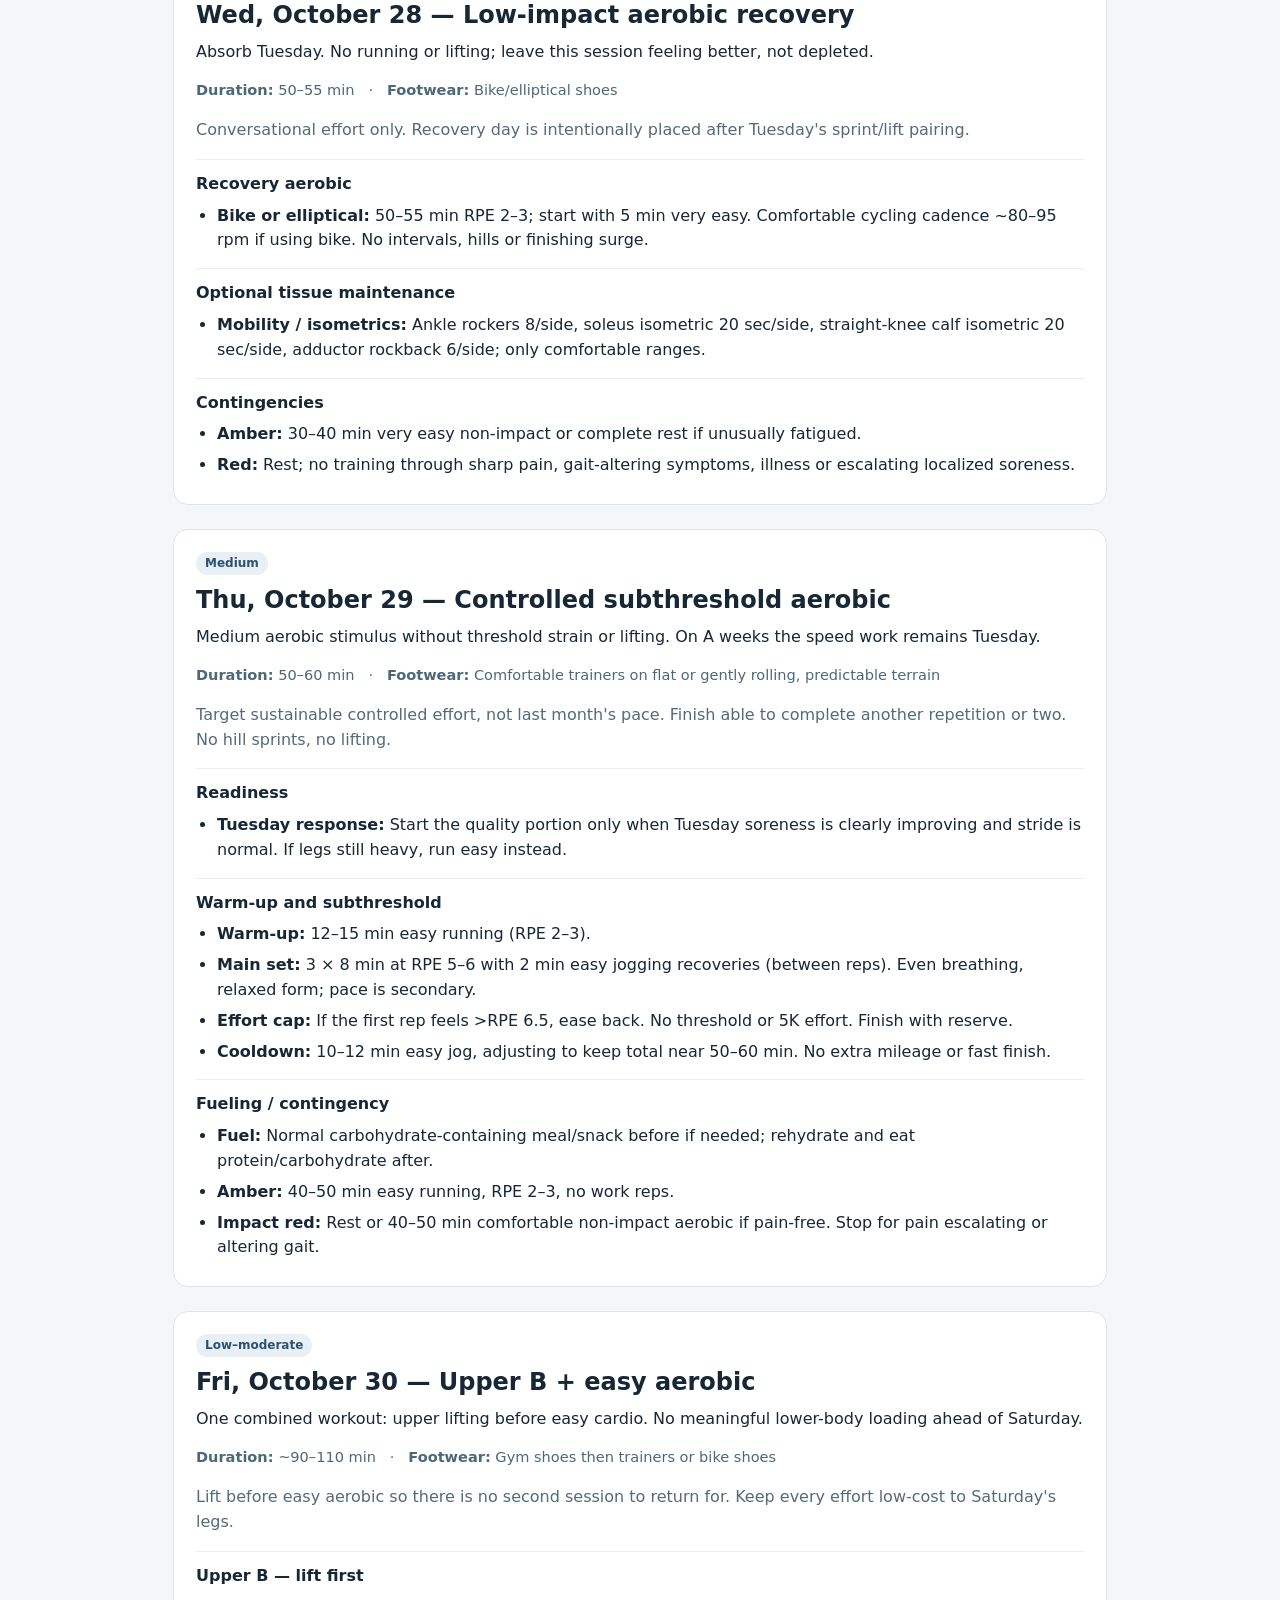
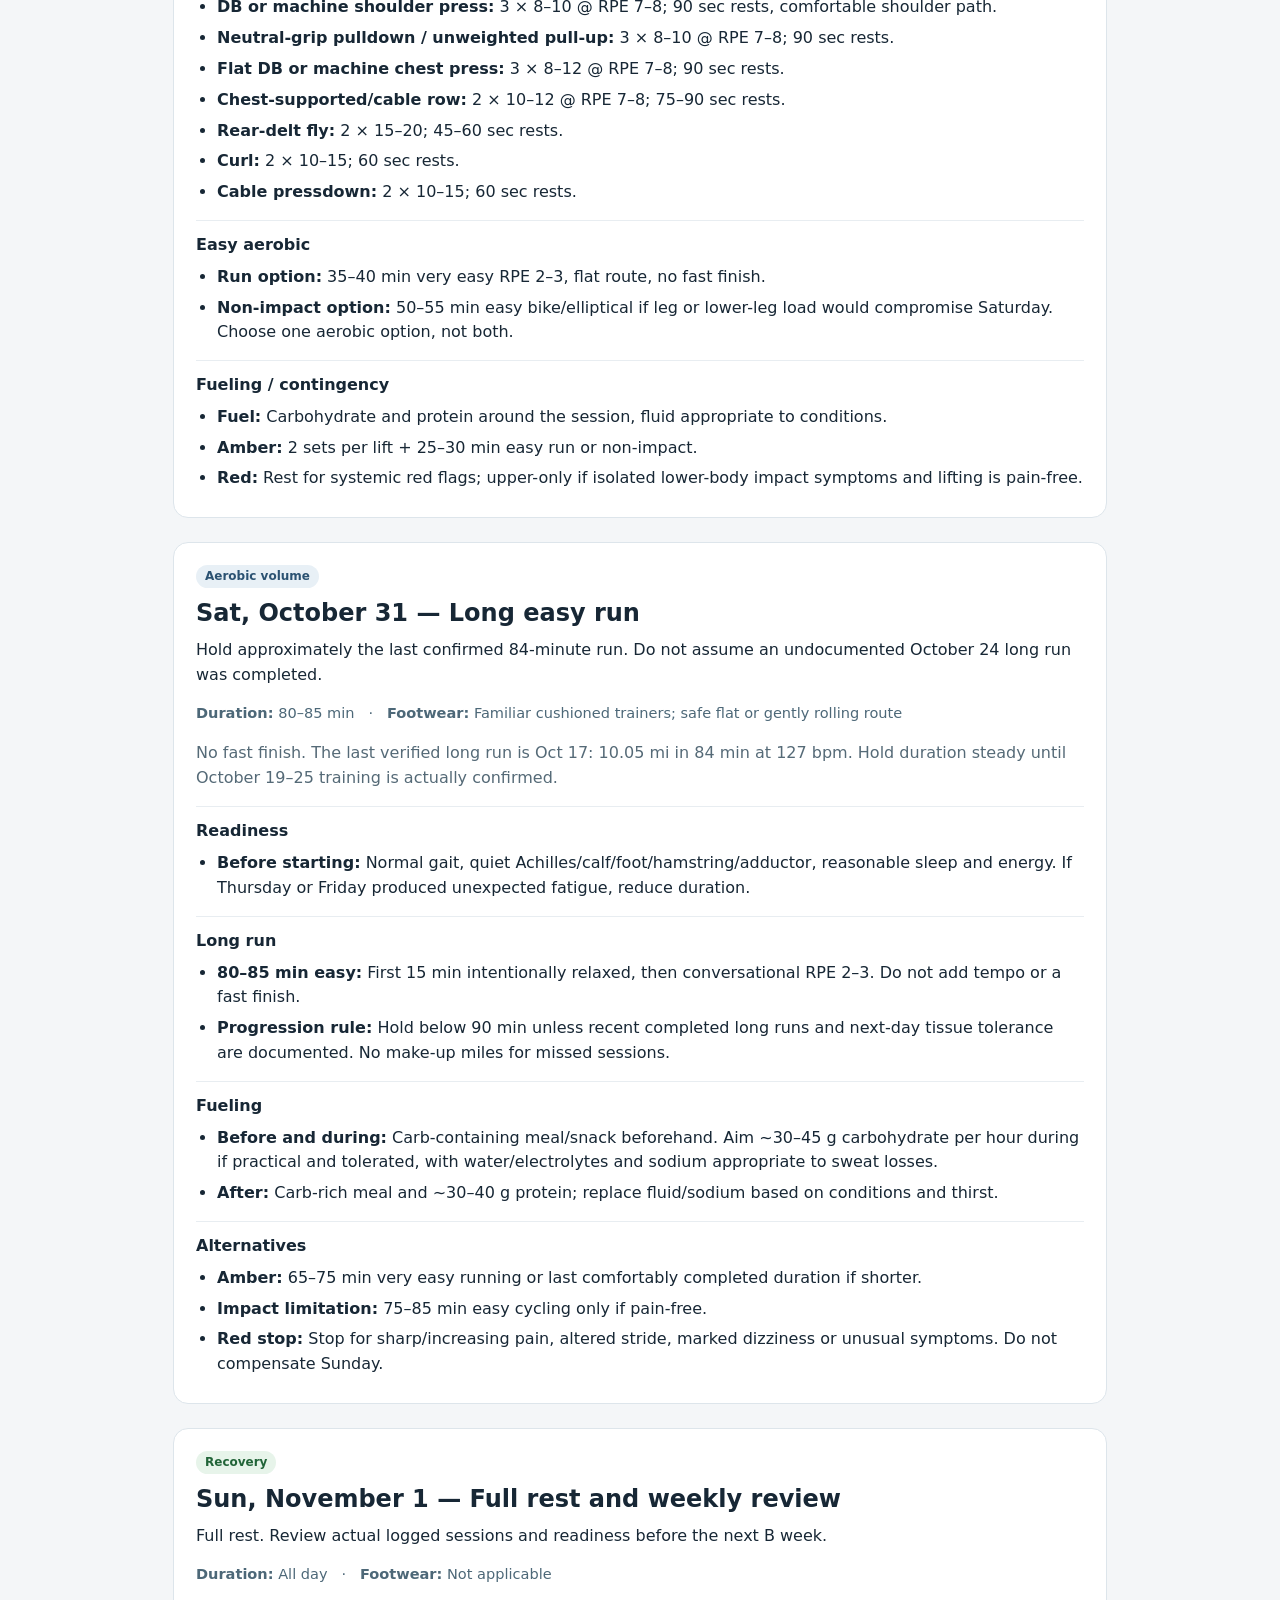
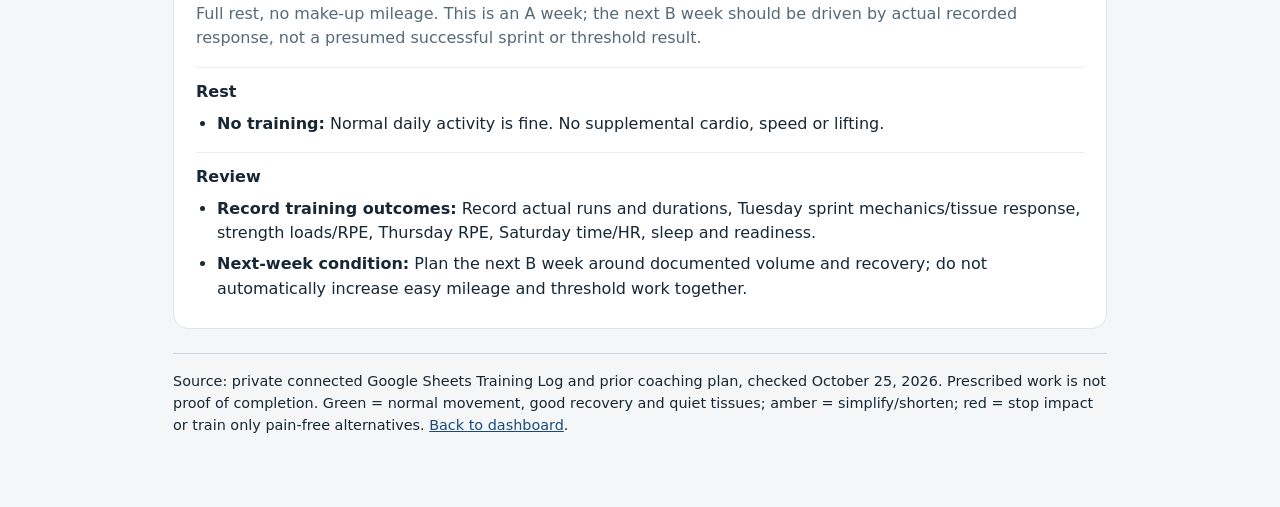
<file: week-of-2026-10-26.html>
<!doctype html>
<html lang="en"><head><meta charset="utf-8"><meta name="viewport" content="width=device-width, initial-scale=1">
<meta name="description" content="Aerobic rebuild and 10K development A Week 2 training plan, October 26–November 1, 2026.">
<title>Training plan · October 26 – November 1, 2026</title>
<style>
:root{color-scheme:light}*{box-sizing:border-box}body{font:16px/1.55 system-ui,-apple-system,BlinkMacSystemFont,"Segoe UI",sans-serif;background:#f4f6f8;color:#172735;margin:0}a{color:#194b79}.wrap{max-width:970px;margin:auto;padding:24px 18px 70px}header{background:#12293e;color:#fff;padding:28px 22px;border-radius:16px}header a{color:#b5d7ee}h1{font-size:clamp(1.8rem,5vw,2.6rem);line-height:1.18;margin:12px 0 6px}header p{max-width:740px;color:#d5e0ea}.eyebrow{text-transform:uppercase;letter-spacing:.09em;font-size:.76rem;font-weight:700;color:#c8ddee}.notice{padding:14px 18px;border:1px solid #e0c890;background:#fff8e7;border-radius:12px;margin-top:18px}.summary{display:grid;grid-template-columns:repeat(auto-fit,minmax(235px,1fr));gap:10px;margin:18px 0 28px}.summary article{border-radius:10px;background:white;border:1px solid #e0e6eb;padding:14px}.summary b,.summary small{display:block}.summary small{color:#526a79;margin-top:4px}.daily{margin:24px 0;padding:20px 22px;border:1px solid #dde5eb;border-radius:15px;background:white}.daily h2{margin:0}.date{color:#577085;font-size:.9rem}.badge{background:#e8f0f6;color:#2b5272;display:inline-block;padding:2px 9px;border-radius:999px;font-size:.75rem;font-weight:700;margin-bottom:7px}.badge.high{background:#ffebda;color:#7f3918}.badge.recovery{background:#e7f4ea;color:#216438}.purpose{margin:6px 0 12px}.meta{color:#4d6878;font-size:.91rem}.block{margin:15px 0 0;border-top:1px solid #e8edf1;padding-top:12px}.block h3{font-size:1rem;margin:0 0 7px}.block ul{padding-left:21px;margin:6px 0}.block li{margin:6px 0}.muted{color:#556a77}.footer{border-top:1px solid #cad6dd;padding-top:16px;margin-top:24px;font-size:.9rem}.summary b{font-size:.93rem}@media print{body{background:#fff}.wrap{padding:0}.daily{break-inside:avoid}header{background:#fff;color:#000;border:1px solid #bbb}header p,.eyebrow{color:#222}}</style></head>
<body><div class="wrap"><header>
<div><a href="./">← Coach dashboard</a></div><p class="eyebrow">PROJECT: BECOME FAST · AEROBIC REBUILD / 10K</p><h1>October 26 – November 1, 2026</h1><p><strong>A Week 2 · Speed retention + controlled aerobic</strong></p>
<p>Tuesday is the only two-a-day and only high-load lower-body session. Monday and Friday combine upper-body lifting with easy aerobic work in one visit. Thursday is controlled subthreshold—not an additional hard day.</p>
</header><div class="notice"><strong>Provisional readiness:</strong> Last verified Training Log entries October 16–17. The October 17 long run was 10.05 miles / 84 minutes / average HR 127. October 20–25 workouts and current tissue scores are not recorded. Complete green prescriptions only when real-world readiness and recent exposure support them; reduce otherwise. No forced progression.</div>
<div class="summary"><article><b>Mon · October 26</b><span>Upper A + easy run</span><small>Upper A (14 sets) + 40–45 min easy</small></article><article><b>Tue · October 27</b><span>Acceleration + flying sprints; primary strength</span><small>3 × 20–30 m acceleration + 2 × flying 20 m; lift later</small></article><article><b>Wed · October 28</b><span>Low-impact aerobic recovery</span><small>50–55 min easy bike or elliptical</small></article><article><b>Thu · October 29</b><span>Controlled subthreshold aerobic</span><small>3 × 8 min RPE 5–6 / 2 min easy jog</small></article><article><b>Fri · October 30</b><span>Upper B + easy aerobic</span><small>Upper B (17 sets) + 35–40 min easy run OR 50 min bike</small></article><article><b>Sat · October 31</b><span>Long easy run</span><small>80–85 min easy (no duration increase this week)</small></article><article><b>Sun · November 1</b><span>Full rest and weekly review</span><small>No training</small></article></div>
<section class="daily" id="day-1"><span class="badge ">Low–moderate</span><h2>Mon, October 26 — Upper A + easy run</h2><p class="purpose">One continuous training window; lift first, then easy running. Do not create Tuesday leg fatigue.</p><p class="meta"><strong>Duration:</strong> 90–105 min &nbsp; · &nbsp; <strong>Footwear:</strong> Gym footwear, then trainers</p><p class="muted">Lift first and run second in the same visit. Easy effort is the priority; no strides, tempo or fast finish.</p><div class="block"><h3>Readiness</h3><ul><li><strong>Before training:</strong> Normal gait. If lower legs are painful or Tuesday freshness seems compromised, swap the run for easy cycling or shorten it.</li></ul></div><div class="block"><h3>Upper A — lift first</h3><ul><li><strong>Incline dumbbell press:</strong> 3 × 8–10 @ RPE 7–8; 90 sec rests, leave 2 reps in reserve.</li><li><strong>Neutral-grip pulldown / comfortable unweighted pull-up:</strong> 3 × 8–10 @ RPE 7–8; 90 sec rest. Respect shoulder range.</li><li><strong>Chest-supported row:</strong> 2 × 10–12 @ RPE 7–8; 75–90 sec rests.</li><li><strong>Lateral raise:</strong> 2 × 15–20; 45–60 sec rests.</li><li><strong>Dumbbell/cable curl:</strong> 2 × 10–15; 60 sec rests, finish at 1–2 RIR.</li><li><strong>Cable pressdown:</strong> 2 × 10–15; 60 sec rests, finish at 1–2 RIR.</li></ul></div><div class="block"><h3>Easy running</h3><ul><li><strong>Run:</strong> 40–45 min RPE 2–3, conversational. First 10 min extra easy; flat/gently rolling route. No fast finish.</li></ul></div><div class="block"><h3>Fueling / contingency</h3><ul><li><strong>Fuel:</strong> Carb-containing meal/snack before; ~25–40 g protein and normal carbohydrate after. Drink for conditions.</li><li><strong>Amber:</strong> 2 sets per upper movement and 30–35 min easy running or cycling.</li><li><strong>Red:</strong> Rest for illness, systemic fatigue, or worsening/gait-altering pain; upper-only may be appropriate for isolated pain-free lower-body limitation.</li></ul></div></section>
<section class="daily" id="day-2"><span class="badge high">High</span><h2>Tue, October 27 — Acceleration + flying sprints; primary strength</h2><p class="purpose">Only genuinely high leg day and only planned two-a-day. Flying reps require fully green tissues and recent sprint tolerance.</p><p class="meta"><strong>Duration:</strong> Track ~50–70 min; lift ~50–65 min, separated by 3+ hours &nbsp; · &nbsp; <strong>Footwear:</strong> Trainers on dry predictable track; gym shoes later</p><p class="muted">Green-day full speed is conditional. Recent sprint completion is unverified, so if fast running has been absent, perform the conservative amber starts only. Full recovery between fast reps; never sprint while fatigued.</p><div class="block"><h3>Readiness and warm-up</h3><ul><li><strong>Go/no-go:</strong> Full sprint plan ONLY with normal gait, recovered legs, and hamstring, Achilles/calf, foot and adductor/hip pain 0–1/10; no stiff or guarded accelerations. Confirm recent sprint tolerance in your own log.</li><li><strong>Easy jog + mobility:</strong> 12–15 min easy jogging; ankle rocker 8/side, leg swings 8/side, walking lunge 5/side.</li><li><strong>Sprint drills:</strong> A-march 20 m, A-skip 20 m, low dribble 20 m. Green only: 2 × 6 low pogos.</li><li><strong>Build-ups:</strong> 4 progressive build-ups 40–50 m (~60%, ~75%, ~85%, ~90%) with walk-back and full recovery.</li></ul></div><div class="block"><h3>True speed — GREEN only</h3><ul><li><strong>Acceleration:</strong> 3 × 20–30 m two-point starts at ~93–97% of current maximum; full 4–5 min walk/standing recovery. No reaching or straining.</li><li><strong>Flying 20s:</strong> 2 × 20 m fly with 30–35 m progressive build-up and 30–40 m gradual deceleration; ~95–97% current top-speed feel, with 5–7 min full rest. No timed testing required.</li><li><strong>Exit criteria:</strong> Stop immediately for localized pain, protective mechanics, unusual loss of smoothness, or clear rep-to-rep slowdown. Walk several minutes afterward; no need to add mileage to the track session.</li></ul></div><div class="block"><h3>Strength — later, separate window</h3><ul><li><strong>Deadlift:</strong> Warm up gradually, then 2 × 3 @ RPE 7–7.5; 3–4 min rest. No grinders or technical deterioration.</li><li><strong>Barbell bench press:</strong> 4 × 5 @ RPE 7.5–8; 2.5–3 min rest.</li><li><strong>Rear-foot elevated split squat:</strong> 2 × 5 per leg @ RPE 7; 90–120 sec rest. Keep load modest after sprinting.</li><li><strong>Chest-supported row:</strong> 3 × 8–10 @ RPE 7–8; 90 sec rests.</li><li><strong>Standing calf raise:</strong> 2 × 8–10 @ RPE 7; 75–90 sec rests, only if Achilles/calf are completely quiet.</li></ul></div><div class="block"><h3>Fueling / contingency</h3><ul><li><strong>Between sessions:</strong> A carbohydrate-rich meal plus 25–40 g protein after track; an additional ~60–100 g carbohydrate over the gap is reasonable depending on normal total intake, appetite and time; replenish fluids/sodium for sweat.</li><li><strong>Amber / unverified recent sprint exposure:</strong> 2 × 20 m controlled accelerations at ~85–92%, with 4–5 min rest; NO flying reps, pogo jumps or hard lower-body lift. Bench and supported row can remain if otherwise recovered.</li><li><strong>Red:</strong> No fast running or heavy legs for pain, illness, gait change or systemic fatigue. Rest or non-impact easy activity if appropriate. No make-up sprint reps.</li></ul></div></section>
<section class="daily" id="day-3"><span class="badge recovery">Recovery</span><h2>Wed, October 28 — Low-impact aerobic recovery</h2><p class="purpose">Absorb Tuesday. No running or lifting; leave this session feeling better, not depleted.</p><p class="meta"><strong>Duration:</strong> 50–55 min &nbsp; · &nbsp; <strong>Footwear:</strong> Bike/elliptical shoes</p><p class="muted">Conversational effort only. Recovery day is intentionally placed after Tuesday's sprint/lift pairing.</p><div class="block"><h3>Recovery aerobic</h3><ul><li><strong>Bike or elliptical:</strong> 50–55 min RPE 2–3; start with 5 min very easy. Comfortable cycling cadence ~80–95 rpm if using bike. No intervals, hills or finishing surge.</li></ul></div><div class="block"><h3>Optional tissue maintenance</h3><ul><li><strong>Mobility / isometrics:</strong> Ankle rockers 8/side, soleus isometric 20 sec/side, straight-knee calf isometric 20 sec/side, adductor rockback 6/side; only comfortable ranges.</li></ul></div><div class="block"><h3>Contingencies</h3><ul><li><strong>Amber:</strong> 30–40 min very easy non-impact or complete rest if unusually fatigued.</li><li><strong>Red:</strong> Rest; no training through sharp pain, gait-altering symptoms, illness or escalating localized soreness.</li></ul></div></section>
<section class="daily" id="day-4"><span class="badge ">Medium</span><h2>Thu, October 29 — Controlled subthreshold aerobic</h2><p class="purpose">Medium aerobic stimulus without threshold strain or lifting. On A weeks the speed work remains Tuesday.</p><p class="meta"><strong>Duration:</strong> 50–60 min &nbsp; · &nbsp; <strong>Footwear:</strong> Comfortable trainers on flat or gently rolling, predictable terrain</p><p class="muted">Target sustainable controlled effort, not last month's pace. Finish able to complete another repetition or two. No hill sprints, no lifting.</p><div class="block"><h3>Readiness</h3><ul><li><strong>Tuesday response:</strong> Start the quality portion only when Tuesday soreness is clearly improving and stride is normal. If legs still heavy, run easy instead.</li></ul></div><div class="block"><h3>Warm-up and subthreshold</h3><ul><li><strong>Warm-up:</strong> 12–15 min easy running (RPE 2–3).</li><li><strong>Main set:</strong> 3 × 8 min at RPE 5–6 with 2 min easy jogging recoveries (between reps). Even breathing, relaxed form; pace is secondary.</li><li><strong>Effort cap:</strong> If the first rep feels &gt;RPE 6.5, ease back. No threshold or 5K effort. Finish with reserve.</li><li><strong>Cooldown:</strong> 10–12 min easy jog, adjusting to keep total near 50–60 min. No extra mileage or fast finish.</li></ul></div><div class="block"><h3>Fueling / contingency</h3><ul><li><strong>Fuel:</strong> Normal carbohydrate-containing meal/snack before if needed; rehydrate and eat protein/carbohydrate after.</li><li><strong>Amber:</strong> 40–50 min easy running, RPE 2–3, no work reps.</li><li><strong>Impact red:</strong> Rest or 40–50 min comfortable non-impact aerobic if pain-free. Stop for pain escalating or altering gait.</li></ul></div></section>
<section class="daily" id="day-5"><span class="badge ">Low–moderate</span><h2>Fri, October 30 — Upper B + easy aerobic</h2><p class="purpose">One combined workout: upper lifting before easy cardio. No meaningful lower-body loading ahead of Saturday.</p><p class="meta"><strong>Duration:</strong> ~90–110 min &nbsp; · &nbsp; <strong>Footwear:</strong> Gym shoes then trainers or bike shoes</p><p class="muted">Lift before easy aerobic so there is no second session to return for. Keep every effort low-cost to Saturday's legs.</p><div class="block"><h3>Upper B — lift first</h3><ul><li><strong>DB or machine shoulder press:</strong> 3 × 8–10 @ RPE 7–8; 90 sec rests, comfortable shoulder path.</li><li><strong>Neutral-grip pulldown / unweighted pull-up:</strong> 3 × 8–10 @ RPE 7–8; 90 sec rests.</li><li><strong>Flat DB or machine chest press:</strong> 3 × 8–12 @ RPE 7–8; 90 sec rests.</li><li><strong>Chest-supported/cable row:</strong> 2 × 10–12 @ RPE 7–8; 75–90 sec rests.</li><li><strong>Rear-delt fly:</strong> 2 × 15–20; 45–60 sec rests.</li><li><strong>Curl:</strong> 2 × 10–15; 60 sec rests.</li><li><strong>Cable pressdown:</strong> 2 × 10–15; 60 sec rests.</li></ul></div><div class="block"><h3>Easy aerobic</h3><ul><li><strong>Run option:</strong> 35–40 min very easy RPE 2–3, flat route, no fast finish.</li><li><strong>Non-impact option:</strong> 50–55 min easy bike/elliptical if leg or lower-leg load would compromise Saturday. Choose one aerobic option, not both.</li></ul></div><div class="block"><h3>Fueling / contingency</h3><ul><li><strong>Fuel:</strong> Carbohydrate and protein around the session, fluid appropriate to conditions.</li><li><strong>Amber:</strong> 2 sets per lift + 25–30 min easy run or non-impact.</li><li><strong>Red:</strong> Rest for systemic red flags; upper-only if isolated lower-body impact symptoms and lifting is pain-free.</li></ul></div></section>
<section class="daily" id="day-6"><span class="badge ">Aerobic volume</span><h2>Sat, October 31 — Long easy run</h2><p class="purpose">Hold approximately the last confirmed 84-minute run. Do not assume an undocumented October 24 long run was completed.</p><p class="meta"><strong>Duration:</strong> 80–85 min &nbsp; · &nbsp; <strong>Footwear:</strong> Familiar cushioned trainers; safe flat or gently rolling route</p><p class="muted">No fast finish. The last verified long run is Oct 17: 10.05 mi in 84 min at 127 bpm. Hold duration steady until October 19–25 training is actually confirmed.</p><div class="block"><h3>Readiness</h3><ul><li><strong>Before starting:</strong> Normal gait, quiet Achilles/calf/foot/hamstring/adductor, reasonable sleep and energy. If Thursday or Friday produced unexpected fatigue, reduce duration.</li></ul></div><div class="block"><h3>Long run</h3><ul><li><strong>80–85 min easy:</strong> First 15 min intentionally relaxed, then conversational RPE 2–3. Do not add tempo or a fast finish.</li><li><strong>Progression rule:</strong> Hold below 90 min unless recent completed long runs and next-day tissue tolerance are documented. No make-up miles for missed sessions.</li></ul></div><div class="block"><h3>Fueling</h3><ul><li><strong>Before and during:</strong> Carb-containing meal/snack beforehand. Aim ~30–45 g carbohydrate per hour during if practical and tolerated, with water/electrolytes and sodium appropriate to sweat losses.</li><li><strong>After:</strong> Carb-rich meal and ~30–40 g protein; replace fluid/sodium based on conditions and thirst.</li></ul></div><div class="block"><h3>Alternatives</h3><ul><li><strong>Amber:</strong> 65–75 min very easy running or last comfortably completed duration if shorter.</li><li><strong>Impact limitation:</strong> 75–85 min easy cycling only if pain-free.</li><li><strong>Red stop:</strong> Stop for sharp/increasing pain, altered stride, marked dizziness or unusual symptoms. Do not compensate Sunday.</li></ul></div></section>
<section class="daily" id="day-7"><span class="badge recovery">Recovery</span><h2>Sun, November 1 — Full rest and weekly review</h2><p class="purpose">Full rest. Review actual logged sessions and readiness before the next B week.</p><p class="meta"><strong>Duration:</strong> All day &nbsp; · &nbsp; <strong>Footwear:</strong> Not applicable</p><p class="muted">Full rest, no make-up mileage. This is an A week; the next B week should be driven by actual recorded response, not a presumed successful sprint or threshold result.</p><div class="block"><h3>Rest</h3><ul><li><strong>No training:</strong> Normal daily activity is fine. No supplemental cardio, speed or lifting.</li></ul></div><div class="block"><h3>Review</h3><ul><li><strong>Record training outcomes:</strong> Record actual runs and durations, Tuesday sprint mechanics/tissue response, strength loads/RPE, Thursday RPE, Saturday time/HR, sleep and readiness.</li><li><strong>Next-week condition:</strong> Plan the next B week around documented volume and recovery; do not automatically increase easy mileage and threshold work together.</li></ul></div></section>
<footer class="footer">Source: private connected Google Sheets Training Log and prior coaching plan, checked October 25, 2026. Prescribed work is not proof of completion. Green = normal movement, good recovery and quiet tissues; amber = simplify/shorten; red = stop impact or train only pain-free alternatives. <a href="./">Back to dashboard</a>.</footer>
</div></body></html>
</file>
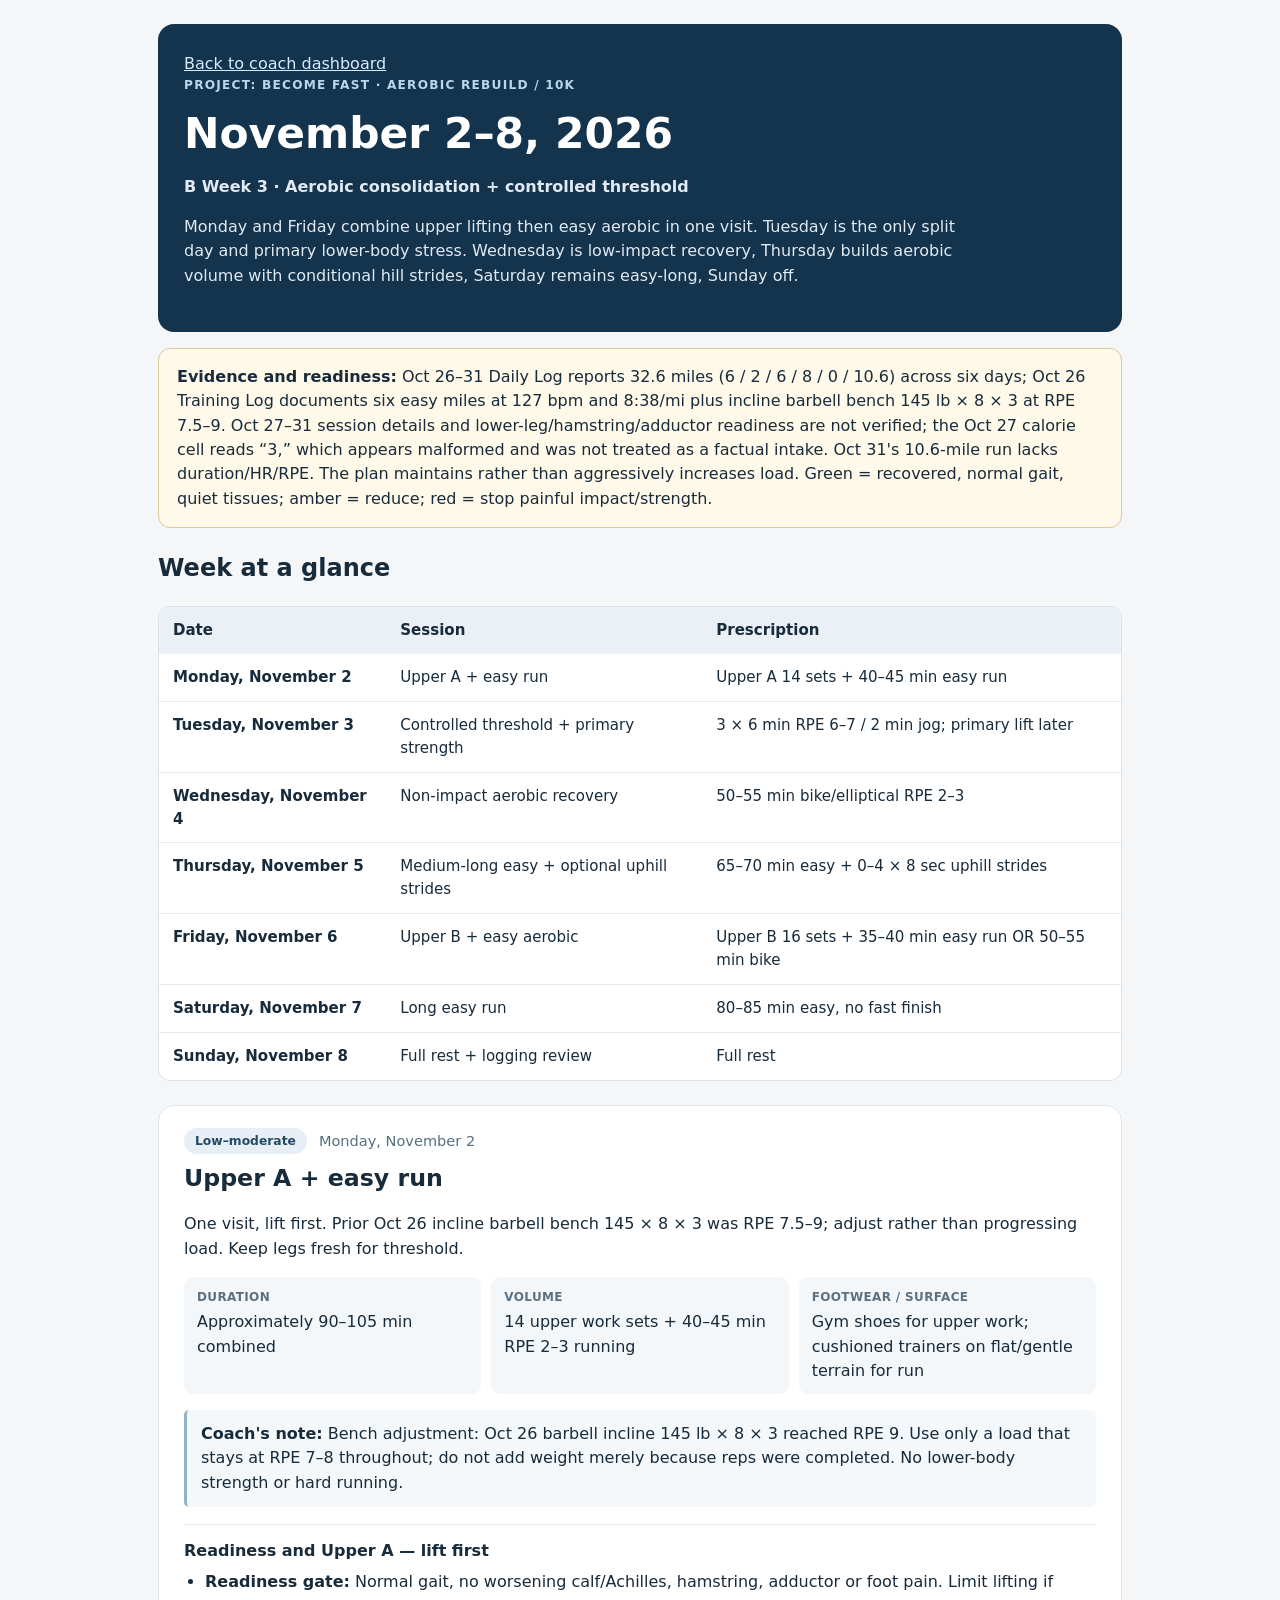
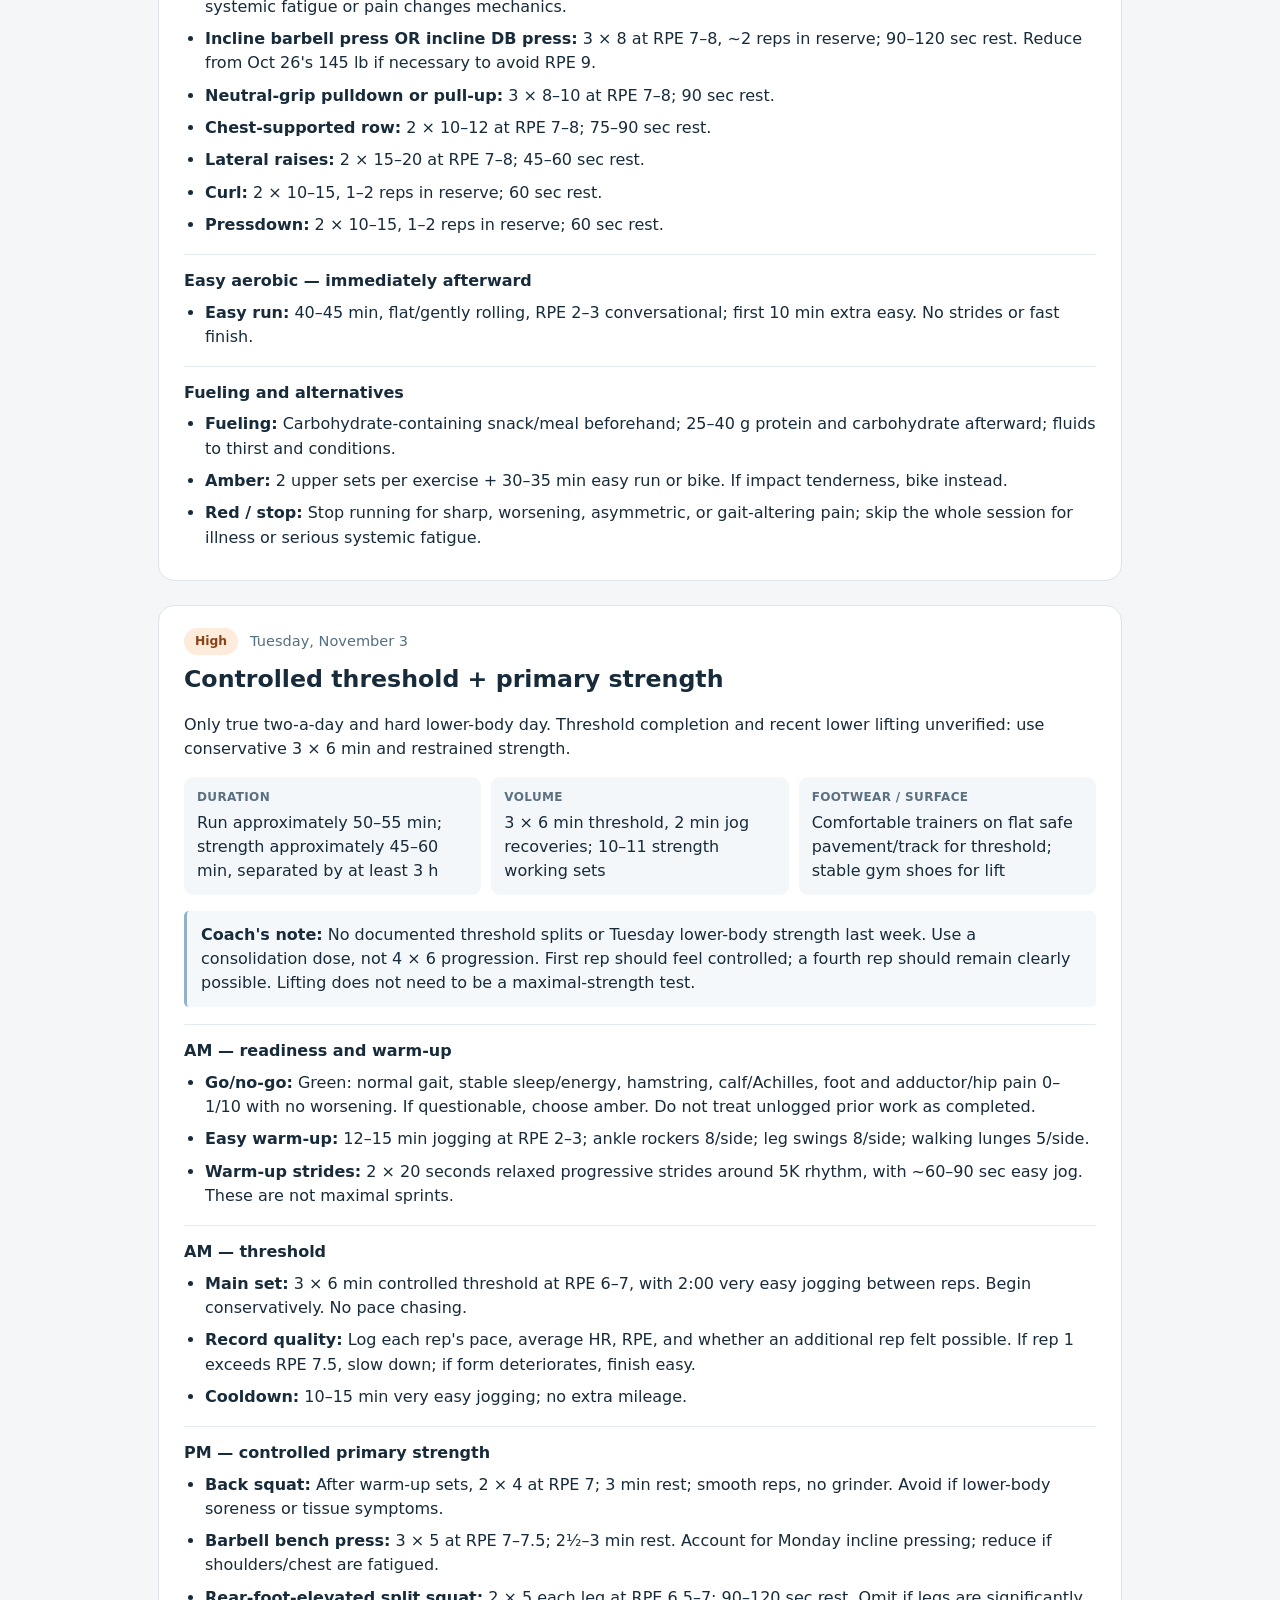
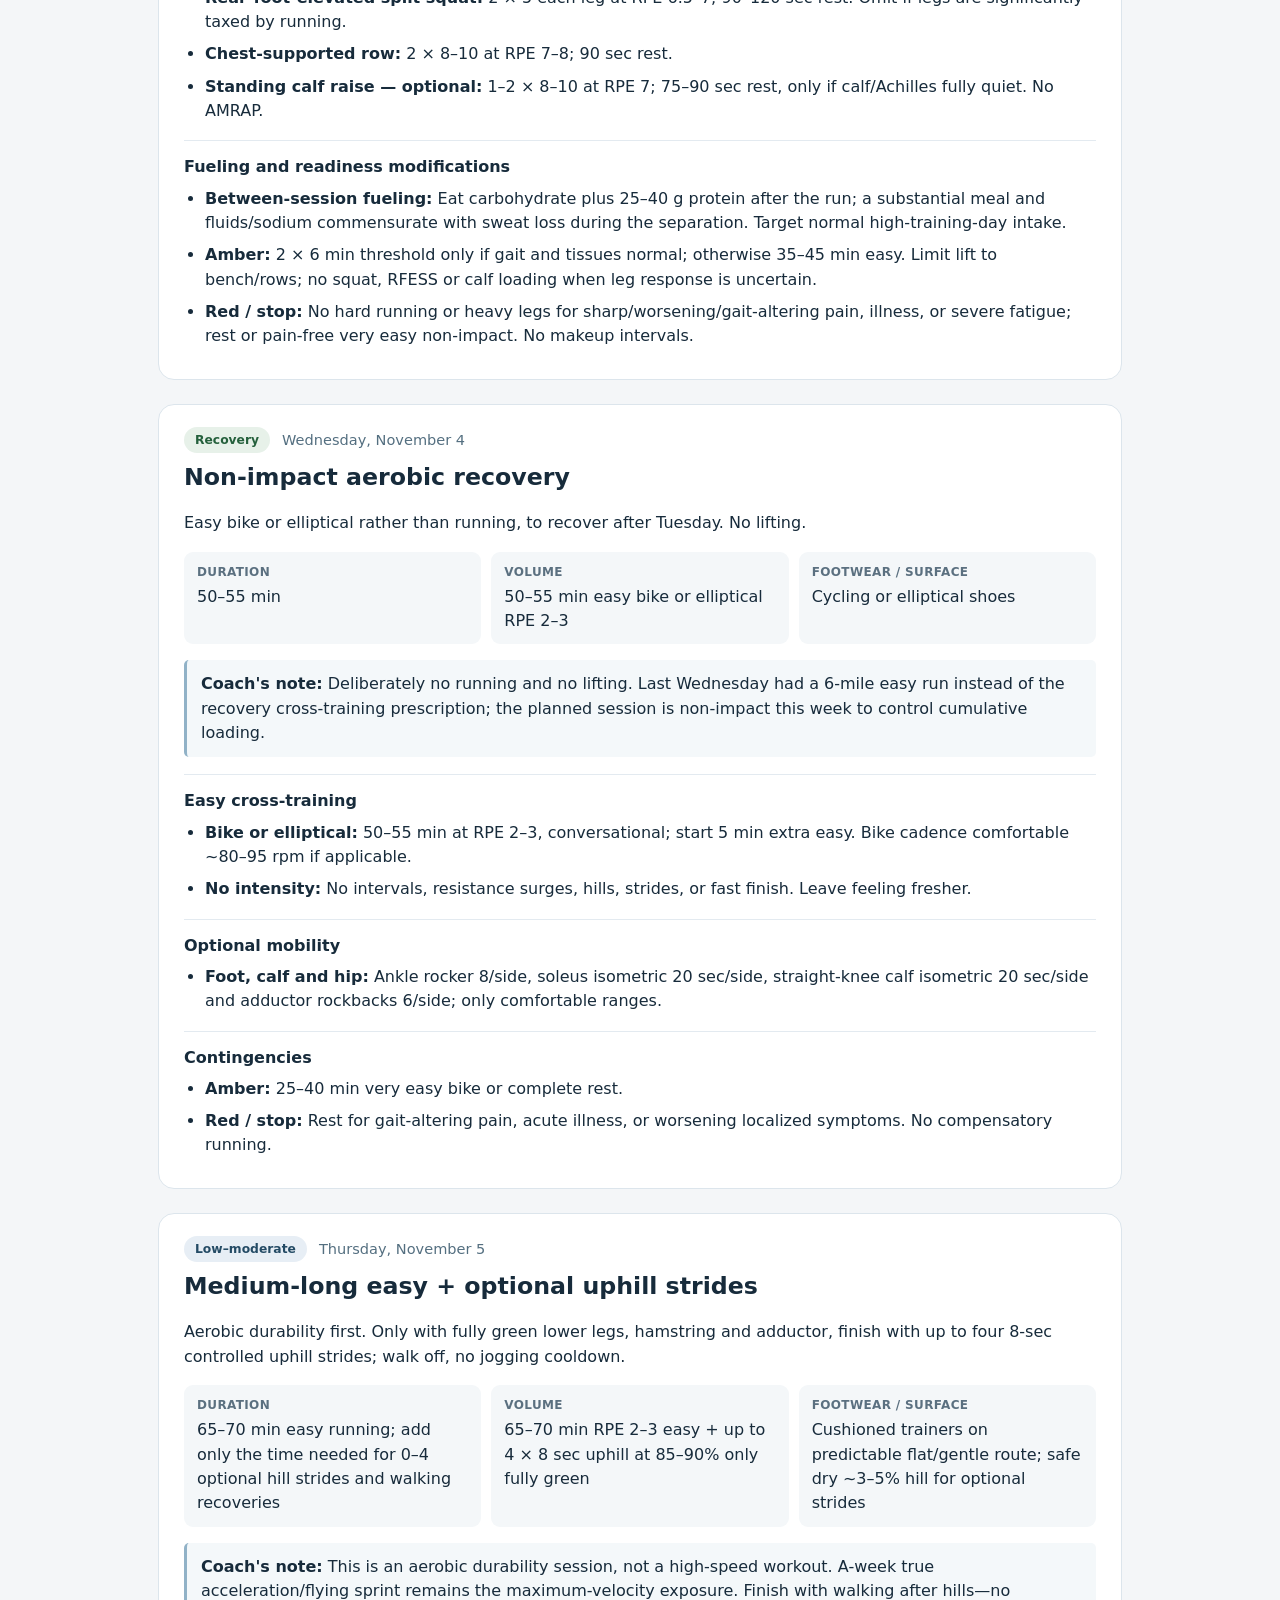
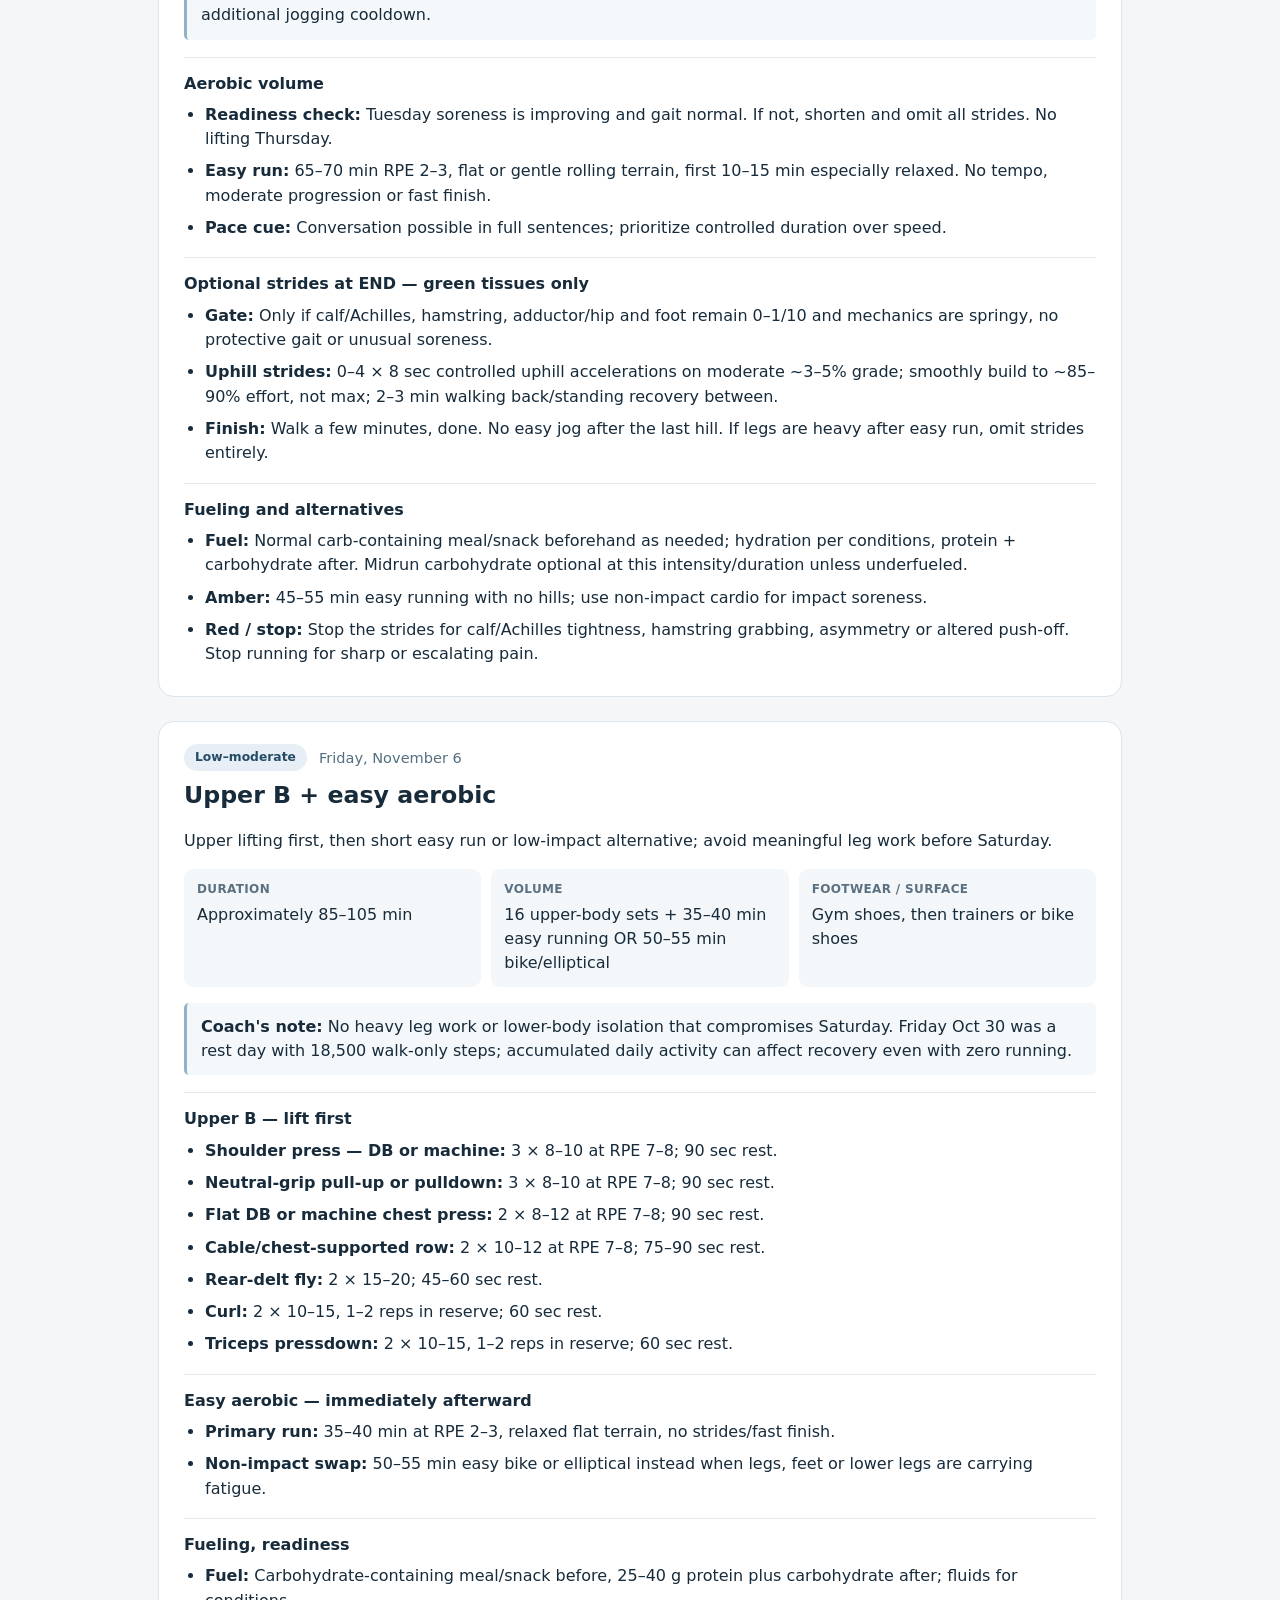
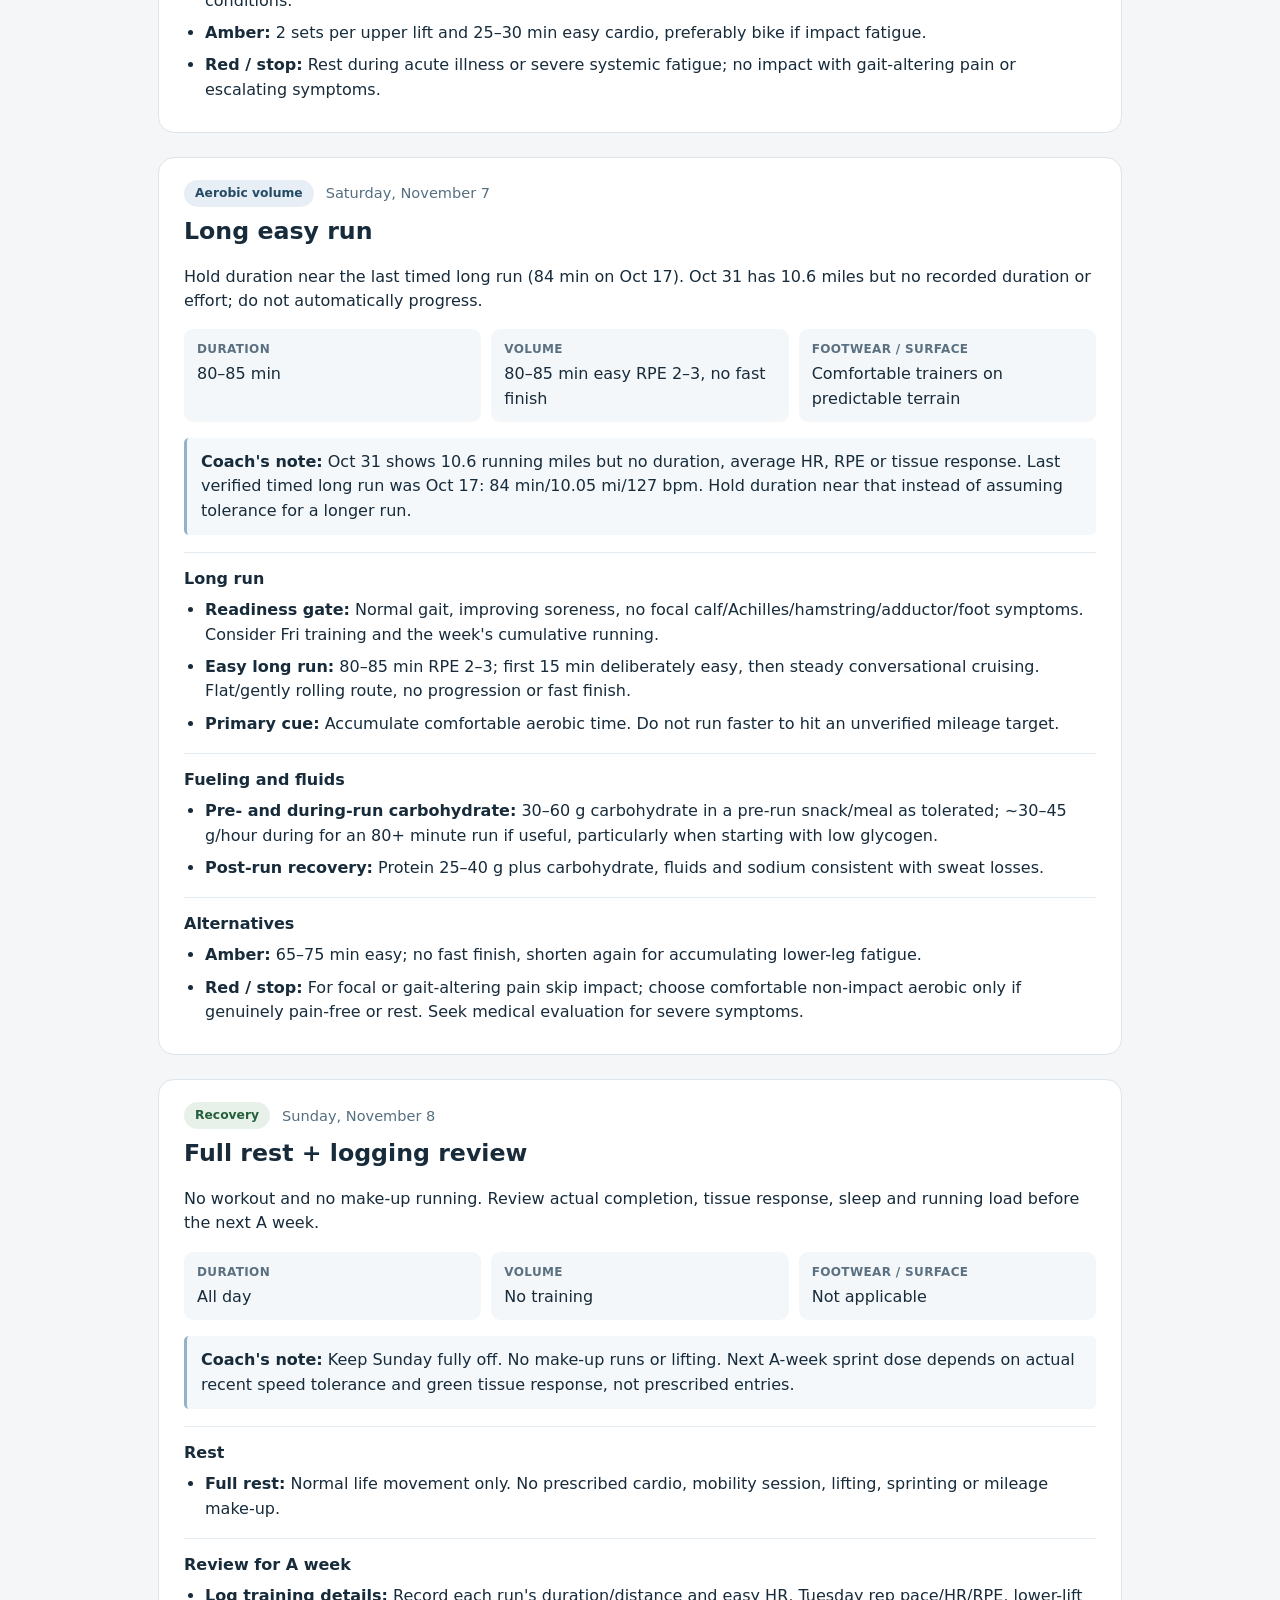
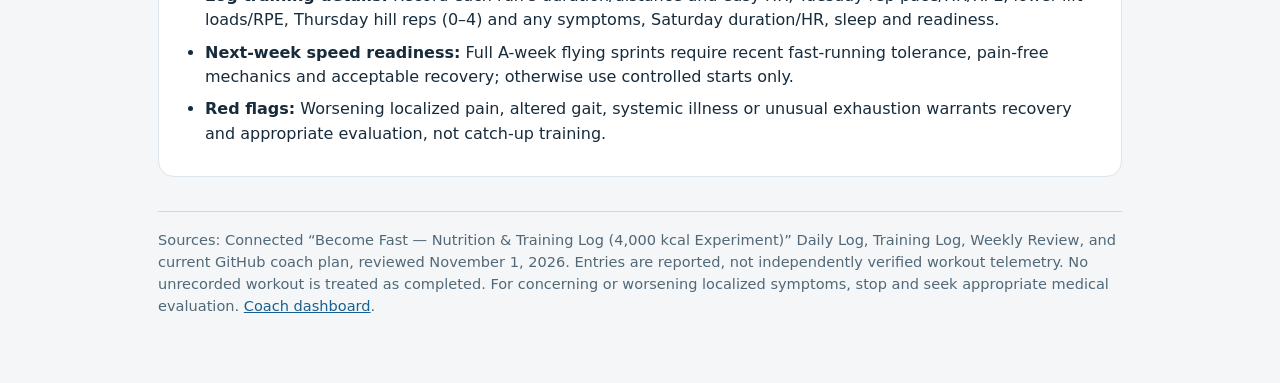
<file: week-of-2026-11-02.html>
<!doctype html>
<html lang="en">
<head>
<meta charset="utf-8"><meta name="viewport" content="width=device-width, initial-scale=1">
<meta name="description" content="Provisional aerobic rebuild and 10K development B Week 3 training plan for November 2–8, 2026.">
<title>Training Plan | November 2–8, 2026 | Become Fast</title>
<style>
:root{color-scheme:light}*{box-sizing:border-box}body{margin:0;color:#172b3b;background:#f4f6f8;font:16px/1.52 system-ui,-apple-system,"Segoe UI",sans-serif}a{color:#185f91}a:hover{text-decoration:underline}.wrap{max-width:1000px;margin:auto;padding:24px 18px 65px}header{background:#14334c;color:white;border-radius:16px;padding:28px 26px}header a{color:#d6ebff}.eyebrow{text-transform:uppercase;letter-spacing:.1em;font-weight:750;font-size:.76rem;color:#b8d7ed}h1{line-height:1.18;font-size:clamp(1.9rem,4.3vw,2.65rem);margin:14px 0 10px}header p{max-width:790px;color:#e1eaf2}.notice{margin:16px 0 22px;padding:16px 18px;border:1px solid #ddc998;border-radius:12px;background:#fff9e9}.table-scroll{overflow-x:auto;border:1px solid #dae3ea;border-radius:12px;background:#fff}table{border-collapse:collapse;width:100%;font-size:.94rem}th,td{padding:12px 14px;text-align:left;vertical-align:top;border-bottom:1px solid #e4ebf0}thead{background:#eaf0f5}tr:last-child>*{border-bottom:0}tbody th{min-width:165px}.daily{margin:24px 0;background:#fff;border:1px solid #dce5ec;border-radius:16px;padding:22px 25px}.daily h2{font-size:1.48rem;margin:6px 0 5px}.daytop{display:flex;flex-wrap:wrap;align-items:center;gap:12px}.chip{display:inline-block;background:#e7eef5;color:#244b65;border-radius:999px;font-size:.77rem;font-weight:750;padding:4px 11px}.chip.high{background:#fdebdc;color:#8a4316}.chip.recovery{background:#e7f1e9;color:#25603c}.date{color:#546f80;font-size:.91rem}.facts{display:grid;grid-template-columns:repeat(auto-fit,minmax(195px,1fr));gap:10px;margin:16px 0}.facts>div{padding:11px 13px;background:#f4f7f9;border-radius:9px}dt{font-size:.75rem;text-transform:uppercase;color:#5b7080;font-weight:700;letter-spacing:.03em}dd{margin:4px 0 0}.coaching{padding:12px 14px;border-left:3px solid #91b2c7;background:#f4f8fa;border-radius:5px}.block{border-top:1px solid #e3eaf0;margin-top:17px;padding-top:14px}.block h3{font-size:1rem;margin:0 0 7px}.block ul{padding-left:21px;margin:5px 0}.block li{margin-bottom:8px}.foot{margin-top:34px;border-top:1px solid #cdd9e2;padding-top:17px;font-size:.91rem;color:#506878}.foot a{color:#185f91}@media print{body{background:#fff}.wrap{padding:0}header{background:white;color:black;border:1px solid #aeb8c0}header p,.eyebrow{color:#333}.daily{break-inside:avoid}.notice{background:#fff}}
</style>
</head>
<body><div class="wrap">
<header><a href="./">Back to coach dashboard</a><div class="eyebrow">Project: Become Fast · Aerobic rebuild / 10K</div>
<h1>November 2–8, 2026</h1><p><strong>B Week 3 · Aerobic consolidation + controlled threshold</strong></p>
<p>Monday and Friday combine upper lifting then easy aerobic in one visit. Tuesday is the only split day and primary lower-body stress. Wednesday is low-impact recovery, Thursday builds aerobic volume with conditional hill strides, Saturday remains easy-long, Sunday off.</p></header>
<div class="notice"><strong>Evidence and readiness:</strong> Oct 26–31 Daily Log reports 32.6 miles (6 / 2 / 6 / 8 / 0 / 10.6) across six days; Oct 26 Training Log documents six easy miles at 127 bpm and 8:38/mi plus incline barbell bench 145 lb × 8 × 3 at RPE 7.5–9. Oct 27–31 session details and lower-leg/hamstring/adductor readiness are not verified; the Oct 27 calorie cell reads “3,” which appears malformed and was not treated as a factual intake. Oct 31's 10.6-mile run lacks duration/HR/RPE. The plan maintains rather than aggressively increases load. Green = recovered, normal gait, quiet tissues; amber = reduce; red = stop painful impact/strength.</div>
<h2>Week at a glance</h2><div class="table-scroll"><table><thead><tr><th>Date</th><th>Session</th><th>Prescription</th></tr></thead><tbody><tr><th scope="row">Monday, November 2</th><td>Upper A + easy run</td><td>Upper A 14 sets + 40–45 min easy run</td></tr>
<tr><th scope="row">Tuesday, November 3</th><td>Controlled threshold + primary strength</td><td>3 × 6 min RPE 6–7 / 2 min jog; primary lift later</td></tr>
<tr><th scope="row">Wednesday, November 4</th><td>Non-impact aerobic recovery</td><td>50–55 min bike/elliptical RPE 2–3</td></tr>
<tr><th scope="row">Thursday, November 5</th><td>Medium-long easy + optional uphill strides</td><td>65–70 min easy + 0–4 × 8 sec uphill strides</td></tr>
<tr><th scope="row">Friday, November 6</th><td>Upper B + easy aerobic</td><td>Upper B 16 sets + 35–40 min easy run OR 50–55 min bike</td></tr>
<tr><th scope="row">Saturday, November 7</th><td>Long easy run</td><td>80–85 min easy, no fast finish</td></tr>
<tr><th scope="row">Sunday, November 8</th><td>Full rest + logging review</td><td>Full rest</td></tr></tbody></table></div>
<section class="daily" id="mon" aria-labelledby="day1"><div class="daytop"><span class="chip">Low–moderate</span><span class="date">Monday, November 2</span></div><h2 id="day1">Upper A + easy run</h2><p>One visit, lift first. Prior Oct 26 incline barbell bench 145 × 8 × 3 was RPE 7.5–9; adjust rather than progressing load. Keep legs fresh for threshold.</p><dl class="facts"><div><dt>Duration</dt><dd>Approximately 90–105 min combined</dd></div><div><dt>Volume</dt><dd>14 upper work sets + 40–45 min RPE 2–3 running</dd></div><div><dt>Footwear / surface</dt><dd>Gym shoes for upper work; cushioned trainers on flat/gentle terrain for run</dd></div></dl><p class="coaching"><strong>Coach's note:</strong> Bench adjustment: Oct 26 barbell incline 145 lb × 8 × 3 reached RPE 9. Use only a load that stays at RPE 7–8 throughout; do not add weight merely because reps were completed. No lower-body strength or hard running.</p><section class="block"><h3>Readiness and Upper A — lift first</h3><ul><li><strong>Readiness gate:</strong> Normal gait, no worsening calf/Achilles, hamstring, adductor or foot pain. Limit lifting if systemic fatigue or pain changes mechanics.</li>
<li><strong>Incline barbell press OR incline DB press:</strong> 3 × 8 at RPE 7–8, ~2 reps in reserve; 90–120 sec rest. Reduce from Oct 26&#39;s 145 lb if necessary to avoid RPE 9.</li>
<li><strong>Neutral-grip pulldown or pull-up:</strong> 3 × 8–10 at RPE 7–8; 90 sec rest.</li>
<li><strong>Chest-supported row:</strong> 2 × 10–12 at RPE 7–8; 75–90 sec rest.</li>
<li><strong>Lateral raises:</strong> 2 × 15–20 at RPE 7–8; 45–60 sec rest.</li>
<li><strong>Curl:</strong> 2 × 10–15, 1–2 reps in reserve; 60 sec rest.</li>
<li><strong>Pressdown:</strong> 2 × 10–15, 1–2 reps in reserve; 60 sec rest.</li></ul></section>
<section class="block"><h3>Easy aerobic — immediately afterward</h3><ul><li><strong>Easy run:</strong> 40–45 min, flat/gently rolling, RPE 2–3 conversational; first 10 min extra easy. No strides or fast finish.</li></ul></section>
<section class="block"><h3>Fueling and alternatives</h3><ul><li><strong>Fueling:</strong> Carbohydrate-containing snack/meal beforehand; 25–40 g protein and carbohydrate afterward; fluids to thirst and conditions.</li>
<li><strong>Amber:</strong> 2 upper sets per exercise + 30–35 min easy run or bike. If impact tenderness, bike instead.</li>
<li><strong>Red / stop:</strong> Stop running for sharp, worsening, asymmetric, or gait-altering pain; skip the whole session for illness or serious systemic fatigue.</li></ul></section></section>
<section class="daily" id="tue" aria-labelledby="day2"><div class="daytop"><span class="chip high">High</span><span class="date">Tuesday, November 3</span></div><h2 id="day2">Controlled threshold + primary strength</h2><p>Only true two-a-day and hard lower-body day. Threshold completion and recent lower lifting unverified: use conservative 3 × 6 min and restrained strength.</p><dl class="facts"><div><dt>Duration</dt><dd>Run approximately 50–55 min; strength approximately 45–60 min, separated by at least 3 h</dd></div><div><dt>Volume</dt><dd>3 × 6 min threshold, 2 min jog recoveries; 10–11 strength working sets</dd></div><div><dt>Footwear / surface</dt><dd>Comfortable trainers on flat safe pavement/track for threshold; stable gym shoes for lift</dd></div></dl><p class="coaching"><strong>Coach's note:</strong> No documented threshold splits or Tuesday lower-body strength last week. Use a consolidation dose, not 4 × 6 progression. First rep should feel controlled; a fourth rep should remain clearly possible. Lifting does not need to be a maximal-strength test.</p><section class="block"><h3>AM — readiness and warm-up</h3><ul><li><strong>Go/no-go:</strong> Green: normal gait, stable sleep/energy, hamstring, calf/Achilles, foot and adductor/hip pain 0–1/10 with no worsening. If questionable, choose amber. Do not treat unlogged prior work as completed.</li>
<li><strong>Easy warm-up:</strong> 12–15 min jogging at RPE 2–3; ankle rockers 8/side; leg swings 8/side; walking lunges 5/side.</li>
<li><strong>Warm-up strides:</strong> 2 × 20 seconds relaxed progressive strides around 5K rhythm, with ~60–90 sec easy jog. These are not maximal sprints.</li></ul></section>
<section class="block"><h3>AM — threshold</h3><ul><li><strong>Main set:</strong> 3 × 6 min controlled threshold at RPE 6–7, with 2:00 very easy jogging between reps. Begin conservatively. No pace chasing.</li>
<li><strong>Record quality:</strong> Log each rep&#39;s pace, average HR, RPE, and whether an additional rep felt possible. If rep 1 exceeds RPE 7.5, slow down; if form deteriorates, finish easy.</li>
<li><strong>Cooldown:</strong> 10–15 min very easy jogging; no extra mileage.</li></ul></section>
<section class="block"><h3>PM — controlled primary strength</h3><ul><li><strong>Back squat:</strong> After warm-up sets, 2 × 4 at RPE 7; 3 min rest; smooth reps, no grinder. Avoid if lower-body soreness or tissue symptoms.</li>
<li><strong>Barbell bench press:</strong> 3 × 5 at RPE 7–7.5; 2½–3 min rest. Account for Monday incline pressing; reduce if shoulders/chest are fatigued.</li>
<li><strong>Rear-foot-elevated split squat:</strong> 2 × 5 each leg at RPE 6.5–7; 90–120 sec rest. Omit if legs are significantly taxed by running.</li>
<li><strong>Chest-supported row:</strong> 2 × 8–10 at RPE 7–8; 90 sec rest.</li>
<li><strong>Standing calf raise — optional:</strong> 1–2 × 8–10 at RPE 7; 75–90 sec rest, only if calf/Achilles fully quiet. No AMRAP.</li></ul></section>
<section class="block"><h3>Fueling and readiness modifications</h3><ul><li><strong>Between-session fueling:</strong> Eat carbohydrate plus 25–40 g protein after the run; a substantial meal and fluids/sodium commensurate with sweat loss during the separation. Target normal high-training-day intake.</li>
<li><strong>Amber:</strong> 2 × 6 min threshold only if gait and tissues normal; otherwise 35–45 min easy. Limit lift to bench/rows; no squat, RFESS or calf loading when leg response is uncertain.</li>
<li><strong>Red / stop:</strong> No hard running or heavy legs for sharp/worsening/gait-altering pain, illness, or severe fatigue; rest or pain-free very easy non-impact. No makeup intervals.</li></ul></section></section>
<section class="daily" id="wed" aria-labelledby="day3"><div class="daytop"><span class="chip recovery">Recovery</span><span class="date">Wednesday, November 4</span></div><h2 id="day3">Non-impact aerobic recovery</h2><p>Easy bike or elliptical rather than running, to recover after Tuesday. No lifting.</p><dl class="facts"><div><dt>Duration</dt><dd>50–55 min</dd></div><div><dt>Volume</dt><dd>50–55 min easy bike or elliptical RPE 2–3</dd></div><div><dt>Footwear / surface</dt><dd>Cycling or elliptical shoes</dd></div></dl><p class="coaching"><strong>Coach's note:</strong> Deliberately no running and no lifting. Last Wednesday had a 6-mile easy run instead of the recovery cross-training prescription; the planned session is non-impact this week to control cumulative loading.</p><section class="block"><h3>Easy cross-training</h3><ul><li><strong>Bike or elliptical:</strong> 50–55 min at RPE 2–3, conversational; start 5 min extra easy. Bike cadence comfortable ~80–95 rpm if applicable.</li>
<li><strong>No intensity:</strong> No intervals, resistance surges, hills, strides, or fast finish. Leave feeling fresher.</li></ul></section>
<section class="block"><h3>Optional mobility</h3><ul><li><strong>Foot, calf and hip:</strong> Ankle rocker 8/side, soleus isometric 20 sec/side, straight-knee calf isometric 20 sec/side and adductor rockbacks 6/side; only comfortable ranges.</li></ul></section>
<section class="block"><h3>Contingencies</h3><ul><li><strong>Amber:</strong> 25–40 min very easy bike or complete rest.</li>
<li><strong>Red / stop:</strong> Rest for gait-altering pain, acute illness, or worsening localized symptoms. No compensatory running.</li></ul></section></section>
<section class="daily" id="thu" aria-labelledby="day4"><div class="daytop"><span class="chip">Low–moderate</span><span class="date">Thursday, November 5</span></div><h2 id="day4">Medium-long easy + optional uphill strides</h2><p>Aerobic durability first. Only with fully green lower legs, hamstring and adductor, finish with up to four 8-sec controlled uphill strides; walk off, no jogging cooldown.</p><dl class="facts"><div><dt>Duration</dt><dd>65–70 min easy running; add only the time needed for 0–4 optional hill strides and walking recoveries</dd></div><div><dt>Volume</dt><dd>65–70 min RPE 2–3 easy + up to 4 × 8 sec uphill at 85–90% only fully green</dd></div><div><dt>Footwear / surface</dt><dd>Cushioned trainers on predictable flat/gentle route; safe dry ~3–5% hill for optional strides</dd></div></dl><p class="coaching"><strong>Coach's note:</strong> This is an aerobic durability session, not a high-speed workout. A-week true acceleration/flying sprint remains the maximum-velocity exposure. Finish with walking after hills—no additional jogging cooldown.</p><section class="block"><h3>Aerobic volume</h3><ul><li><strong>Readiness check:</strong> Tuesday soreness is improving and gait normal. If not, shorten and omit all strides. No lifting Thursday.</li>
<li><strong>Easy run:</strong> 65–70 min RPE 2–3, flat or gentle rolling terrain, first 10–15 min especially relaxed. No tempo, moderate progression or fast finish.</li>
<li><strong>Pace cue:</strong> Conversation possible in full sentences; prioritize controlled duration over speed.</li></ul></section>
<section class="block"><h3>Optional strides at END — green tissues only</h3><ul><li><strong>Gate:</strong> Only if calf/Achilles, hamstring, adductor/hip and foot remain 0–1/10 and mechanics are springy, no protective gait or unusual soreness.</li>
<li><strong>Uphill strides:</strong> 0–4 × 8 sec controlled uphill accelerations on moderate ~3–5% grade; smoothly build to ~85–90% effort, not max; 2–3 min walking back/standing recovery between.</li>
<li><strong>Finish:</strong> Walk a few minutes, done. No easy jog after the last hill. If legs are heavy after easy run, omit strides entirely.</li></ul></section>
<section class="block"><h3>Fueling and alternatives</h3><ul><li><strong>Fuel:</strong> Normal carb-containing meal/snack beforehand as needed; hydration per conditions, protein + carbohydrate after. Midrun carbohydrate optional at this intensity/duration unless underfueled.</li>
<li><strong>Amber:</strong> 45–55 min easy running with no hills; use non-impact cardio for impact soreness.</li>
<li><strong>Red / stop:</strong> Stop the strides for calf/Achilles tightness, hamstring grabbing, asymmetry or altered push-off. Stop running for sharp or escalating pain.</li></ul></section></section>
<section class="daily" id="fri" aria-labelledby="day5"><div class="daytop"><span class="chip">Low–moderate</span><span class="date">Friday, November 6</span></div><h2 id="day5">Upper B + easy aerobic</h2><p>Upper lifting first, then short easy run or low-impact alternative; avoid meaningful leg work before Saturday.</p><dl class="facts"><div><dt>Duration</dt><dd>Approximately 85–105 min</dd></div><div><dt>Volume</dt><dd>16 upper-body sets + 35–40 min easy running OR 50–55 min bike/elliptical</dd></div><div><dt>Footwear / surface</dt><dd>Gym shoes, then trainers or bike shoes</dd></div></dl><p class="coaching"><strong>Coach's note:</strong> No heavy leg work or lower-body isolation that compromises Saturday. Friday Oct 30 was a rest day with 18,500 walk-only steps; accumulated daily activity can affect recovery even with zero running.</p><section class="block"><h3>Upper B — lift first</h3><ul><li><strong>Shoulder press — DB or machine:</strong> 3 × 8–10 at RPE 7–8; 90 sec rest.</li>
<li><strong>Neutral-grip pull-up or pulldown:</strong> 3 × 8–10 at RPE 7–8; 90 sec rest.</li>
<li><strong>Flat DB or machine chest press:</strong> 2 × 8–12 at RPE 7–8; 90 sec rest.</li>
<li><strong>Cable/chest-supported row:</strong> 2 × 10–12 at RPE 7–8; 75–90 sec rest.</li>
<li><strong>Rear-delt fly:</strong> 2 × 15–20; 45–60 sec rest.</li>
<li><strong>Curl:</strong> 2 × 10–15, 1–2 reps in reserve; 60 sec rest.</li>
<li><strong>Triceps pressdown:</strong> 2 × 10–15, 1–2 reps in reserve; 60 sec rest.</li></ul></section>
<section class="block"><h3>Easy aerobic — immediately afterward</h3><ul><li><strong>Primary run:</strong> 35–40 min at RPE 2–3, relaxed flat terrain, no strides/fast finish.</li>
<li><strong>Non-impact swap:</strong> 50–55 min easy bike or elliptical instead when legs, feet or lower legs are carrying fatigue.</li></ul></section>
<section class="block"><h3>Fueling, readiness</h3><ul><li><strong>Fuel:</strong> Carbohydrate-containing meal/snack before, 25–40 g protein plus carbohydrate after; fluids for conditions.</li>
<li><strong>Amber:</strong> 2 sets per upper lift and 25–30 min easy cardio, preferably bike if impact fatigue.</li>
<li><strong>Red / stop:</strong> Rest during acute illness or severe systemic fatigue; no impact with gait-altering pain or escalating symptoms.</li></ul></section></section>
<section class="daily" id="sat" aria-labelledby="day6"><div class="daytop"><span class="chip">Aerobic volume</span><span class="date">Saturday, November 7</span></div><h2 id="day6">Long easy run</h2><p>Hold duration near the last timed long run (84 min on Oct 17). Oct 31 has 10.6 miles but no recorded duration or effort; do not automatically progress.</p><dl class="facts"><div><dt>Duration</dt><dd>80–85 min</dd></div><div><dt>Volume</dt><dd>80–85 min easy RPE 2–3, no fast finish</dd></div><div><dt>Footwear / surface</dt><dd>Comfortable trainers on predictable terrain</dd></div></dl><p class="coaching"><strong>Coach's note:</strong> Oct 31 shows 10.6 running miles but no duration, average HR, RPE or tissue response. Last verified timed long run was Oct 17: 84 min/10.05 mi/127 bpm. Hold duration near that instead of assuming tolerance for a longer run.</p><section class="block"><h3>Long run</h3><ul><li><strong>Readiness gate:</strong> Normal gait, improving soreness, no focal calf/Achilles/hamstring/adductor/foot symptoms. Consider Fri training and the week&#39;s cumulative running.</li>
<li><strong>Easy long run:</strong> 80–85 min RPE 2–3; first 15 min deliberately easy, then steady conversational cruising. Flat/gently rolling route, no progression or fast finish.</li>
<li><strong>Primary cue:</strong> Accumulate comfortable aerobic time. Do not run faster to hit an unverified mileage target.</li></ul></section>
<section class="block"><h3>Fueling and fluids</h3><ul><li><strong>Pre- and during-run carbohydrate:</strong> 30–60 g carbohydrate in a pre-run snack/meal as tolerated; ~30–45 g/hour during for an 80+ minute run if useful, particularly when starting with low glycogen.</li>
<li><strong>Post-run recovery:</strong> Protein 25–40 g plus carbohydrate, fluids and sodium consistent with sweat losses.</li></ul></section>
<section class="block"><h3>Alternatives</h3><ul><li><strong>Amber:</strong> 65–75 min easy; no fast finish, shorten again for accumulating lower-leg fatigue.</li>
<li><strong>Red / stop:</strong> For focal or gait-altering pain skip impact; choose comfortable non-impact aerobic only if genuinely pain-free or rest. Seek medical evaluation for severe symptoms.</li></ul></section></section>
<section class="daily" id="sun" aria-labelledby="day7"><div class="daytop"><span class="chip recovery">Recovery</span><span class="date">Sunday, November 8</span></div><h2 id="day7">Full rest + logging review</h2><p>No workout and no make-up running. Review actual completion, tissue response, sleep and running load before the next A week.</p><dl class="facts"><div><dt>Duration</dt><dd>All day</dd></div><div><dt>Volume</dt><dd>No training</dd></div><div><dt>Footwear / surface</dt><dd>Not applicable</dd></div></dl><p class="coaching"><strong>Coach's note:</strong> Keep Sunday fully off. No make-up runs or lifting. Next A-week sprint dose depends on actual recent speed tolerance and green tissue response, not prescribed entries.</p><section class="block"><h3>Rest</h3><ul><li><strong>Full rest:</strong> Normal life movement only. No prescribed cardio, mobility session, lifting, sprinting or mileage make-up.</li></ul></section>
<section class="block"><h3>Review for A week</h3><ul><li><strong>Log training details:</strong> Record each run&#39;s duration/distance and easy HR, Tuesday rep pace/HR/RPE, lower-lift loads/RPE, Thursday hill reps (0–4) and any symptoms, Saturday duration/HR, sleep and readiness.</li>
<li><strong>Next-week speed readiness:</strong> Full A-week flying sprints require recent fast-running tolerance, pain-free mechanics and acceptable recovery; otherwise use controlled starts only.</li>
<li><strong>Red flags:</strong> Worsening localized pain, altered gait, systemic illness or unusual exhaustion warrants recovery and appropriate evaluation, not catch-up training.</li></ul></section></section>
<footer class="foot">Sources: Connected “Become Fast — Nutrition &amp; Training Log (4,000 kcal Experiment)” Daily Log, Training Log, Weekly Review, and current GitHub coach plan, reviewed November 1, 2026. Entries are reported, not independently verified workout telemetry. No unrecorded workout is treated as completed. For concerning or worsening localized symptoms, stop and seek appropriate medical evaluation. <a href="./">Coach dashboard</a>.</footer>
</div></body></html>
</file>
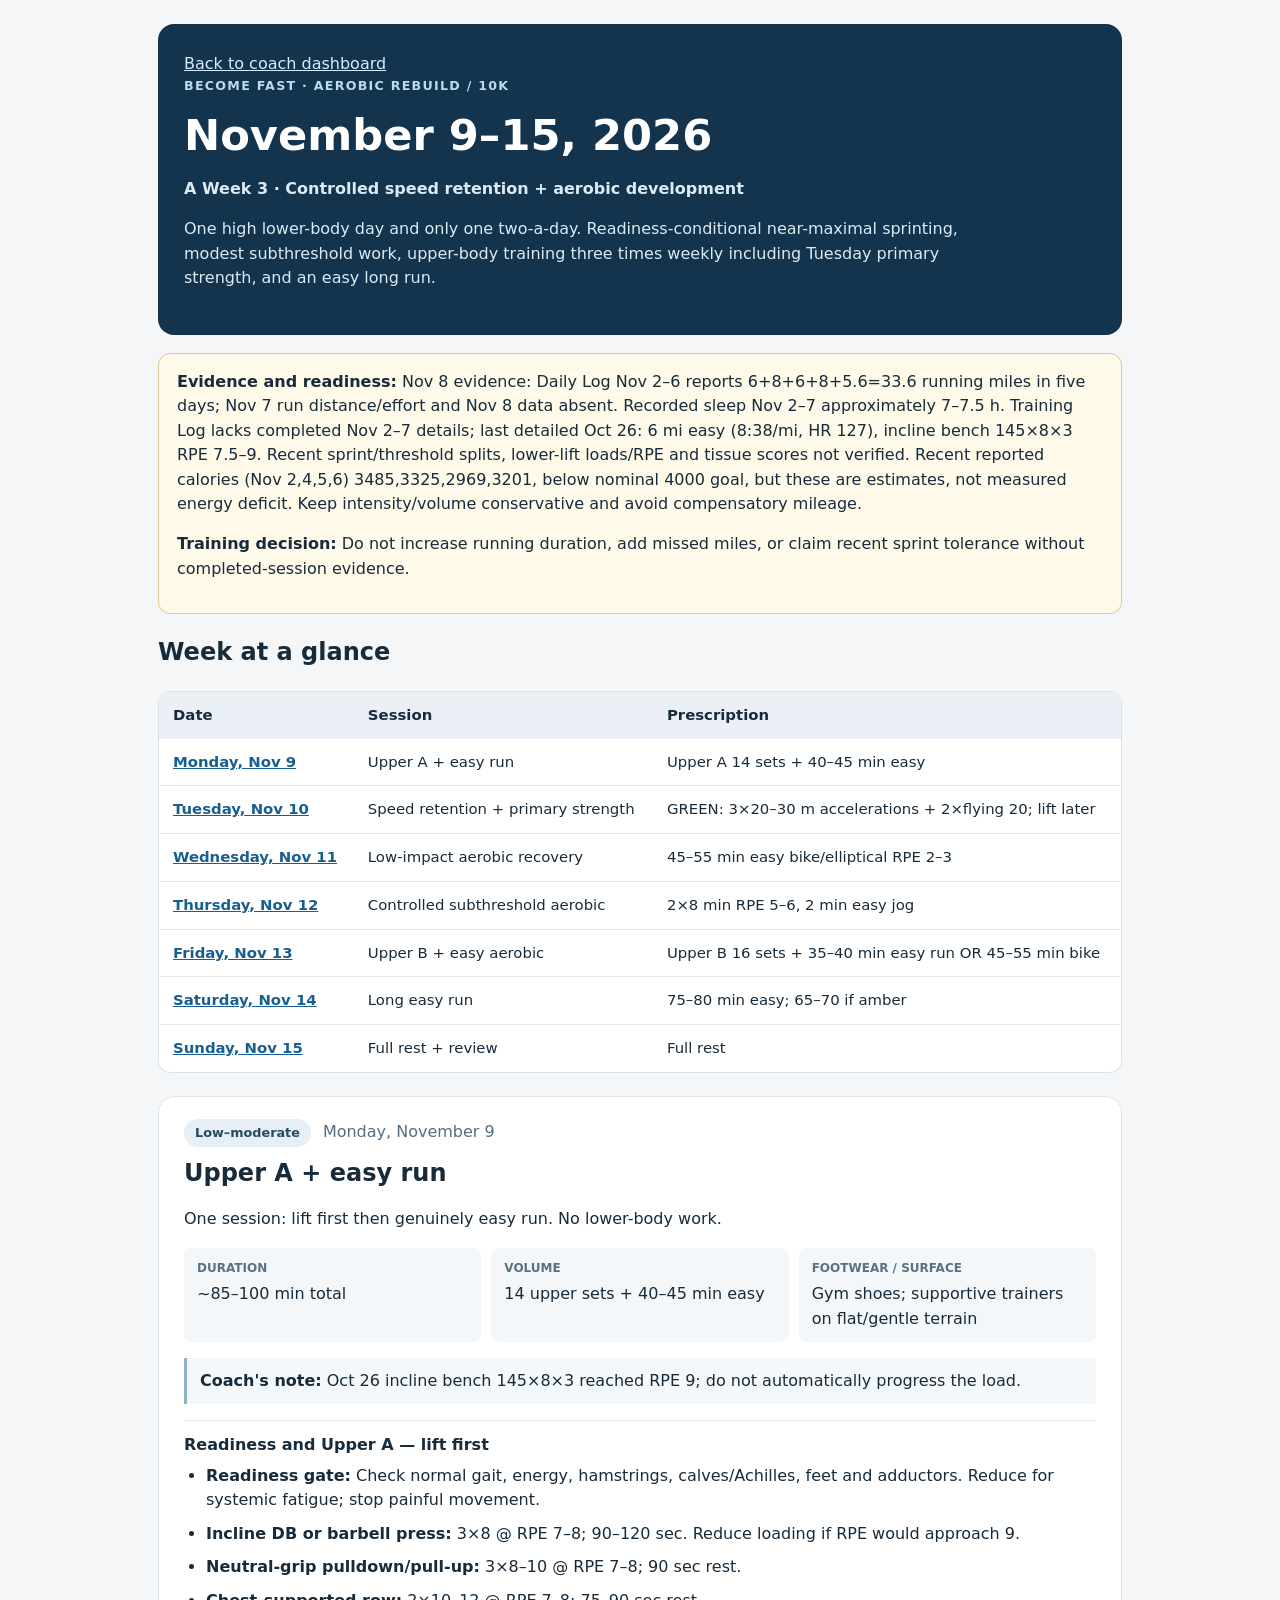
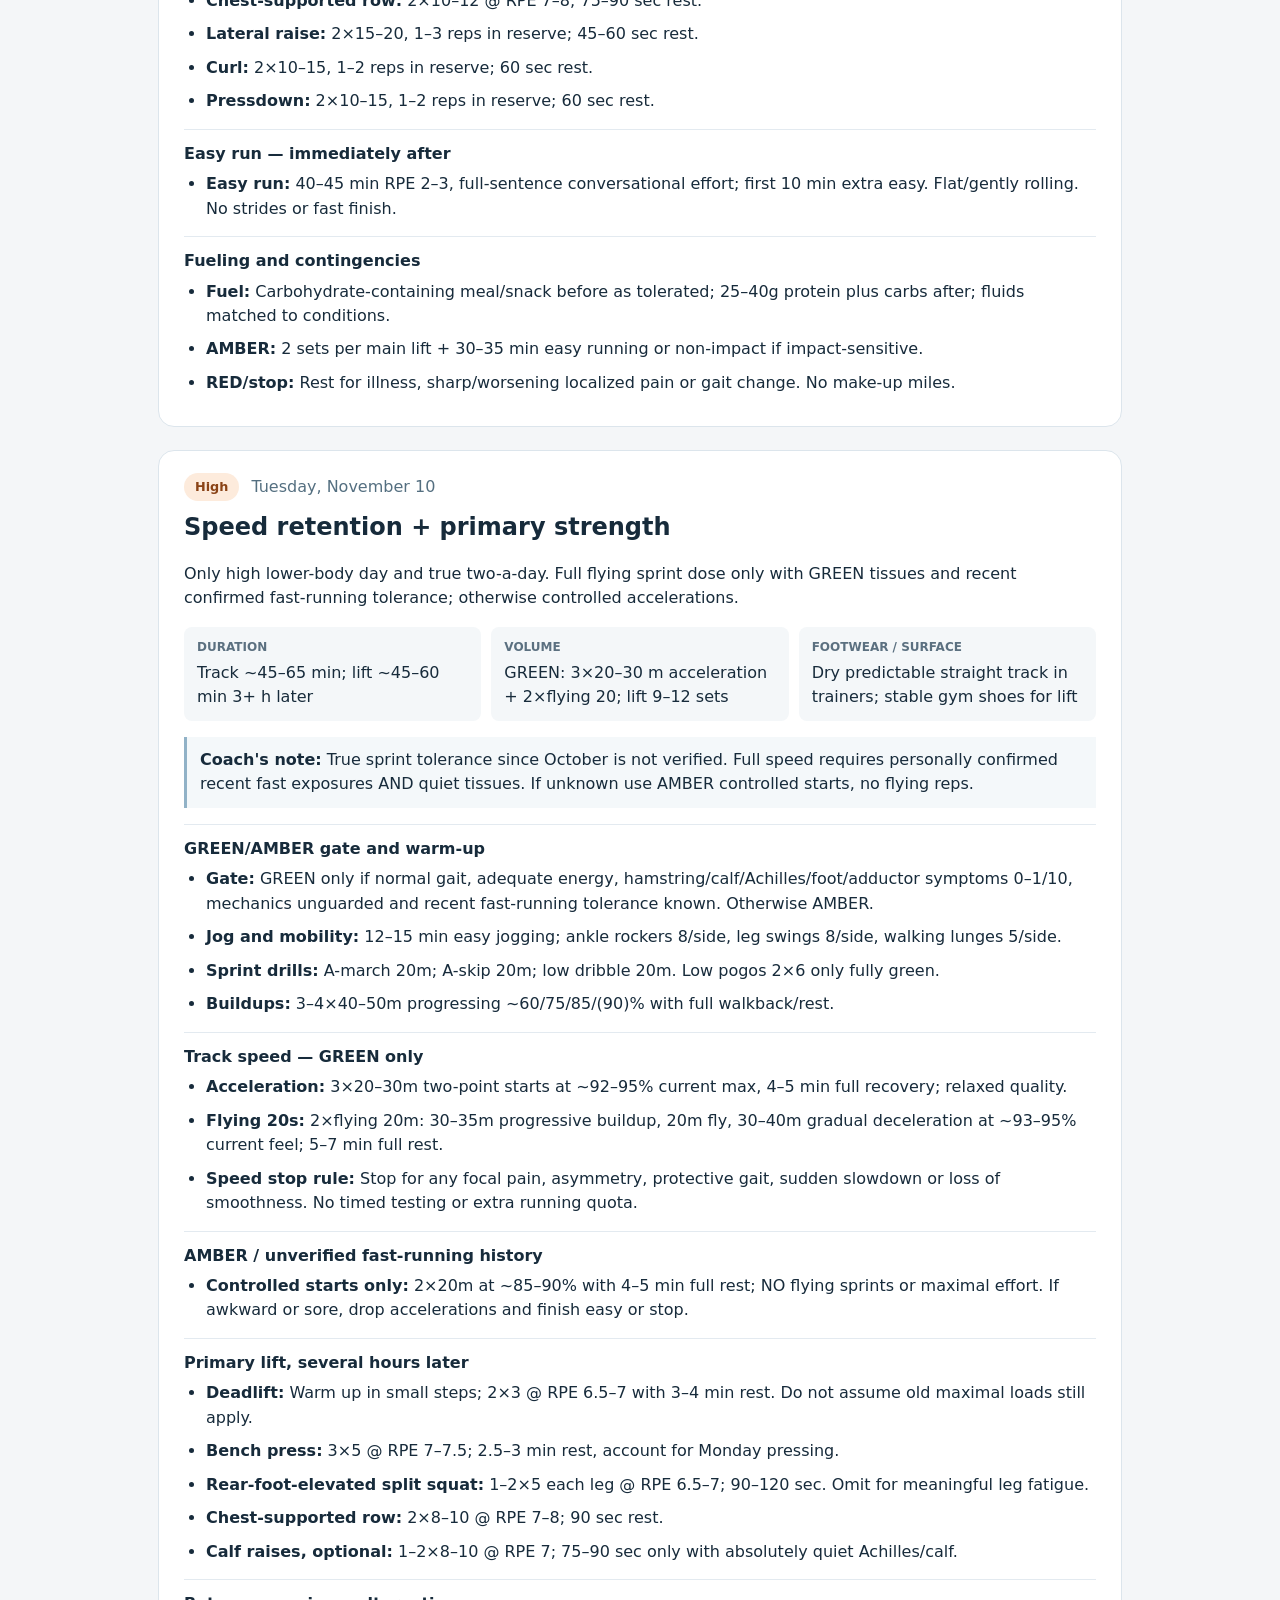
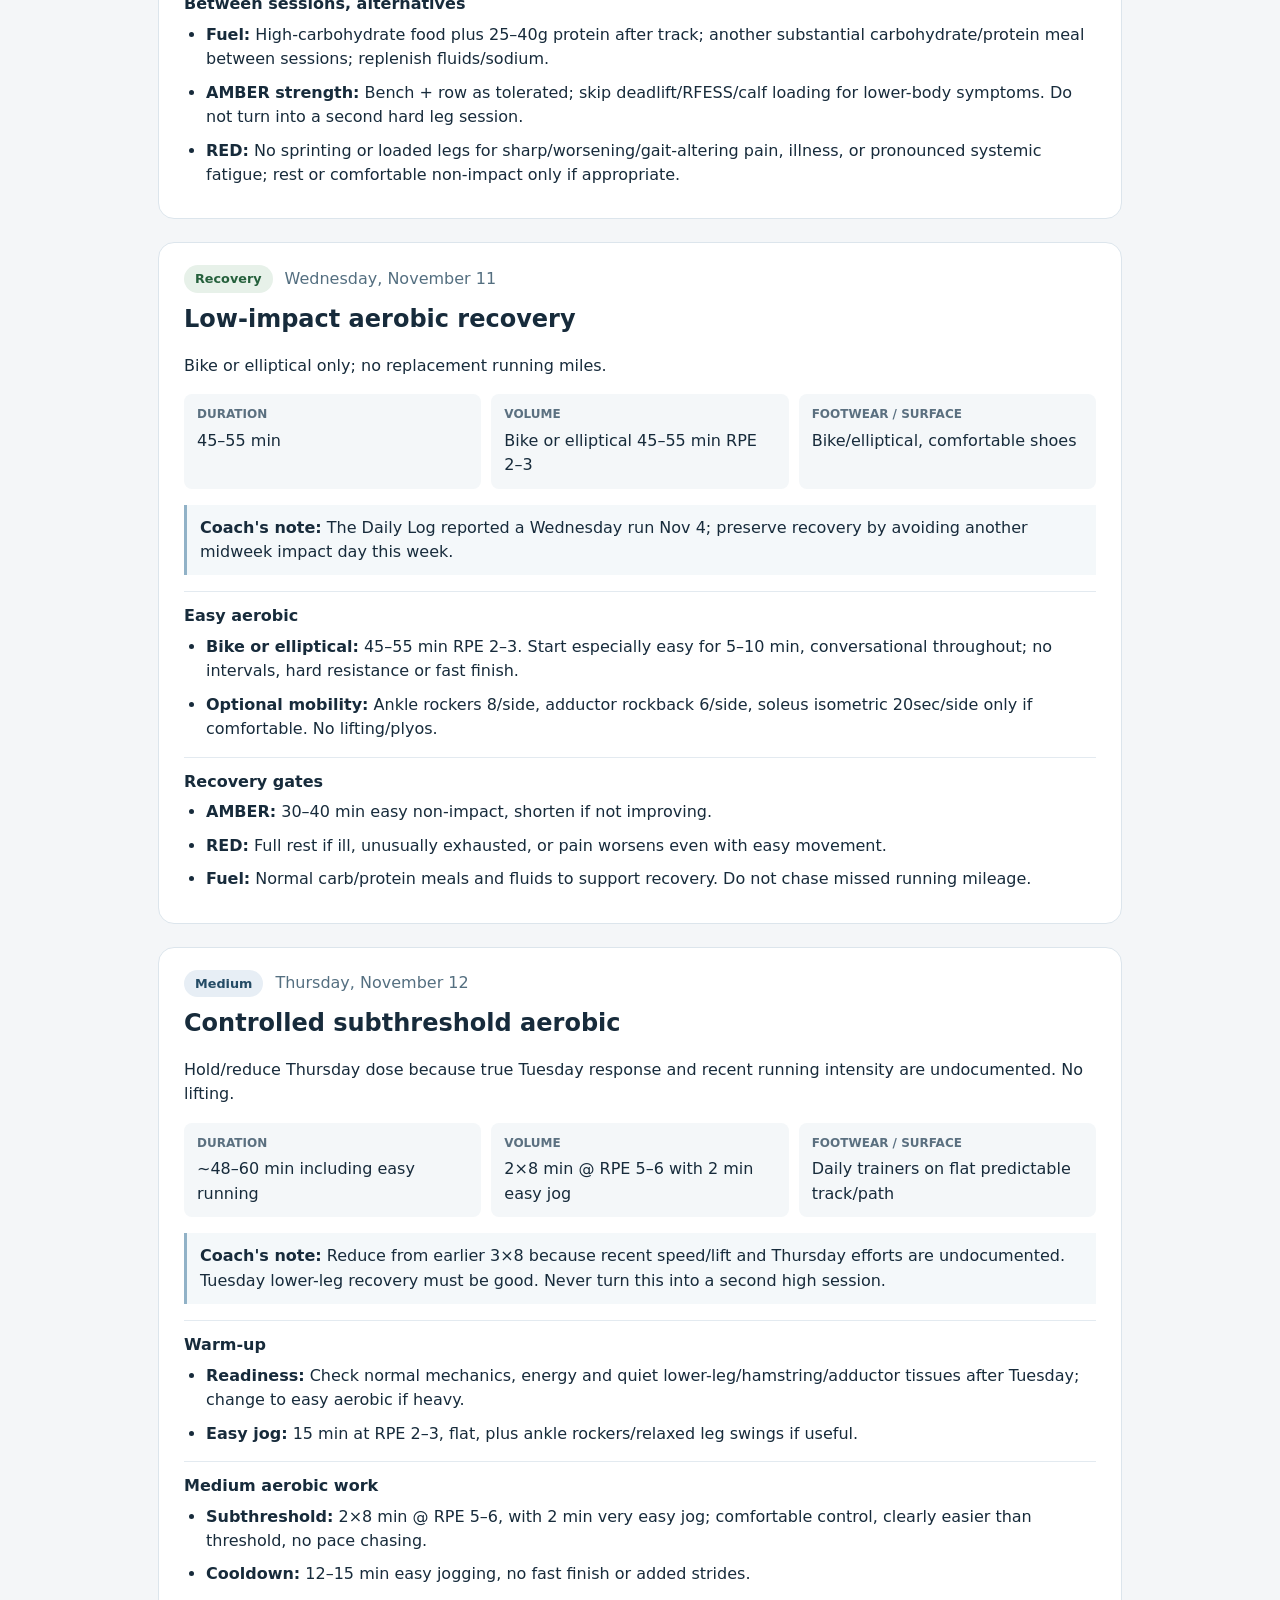
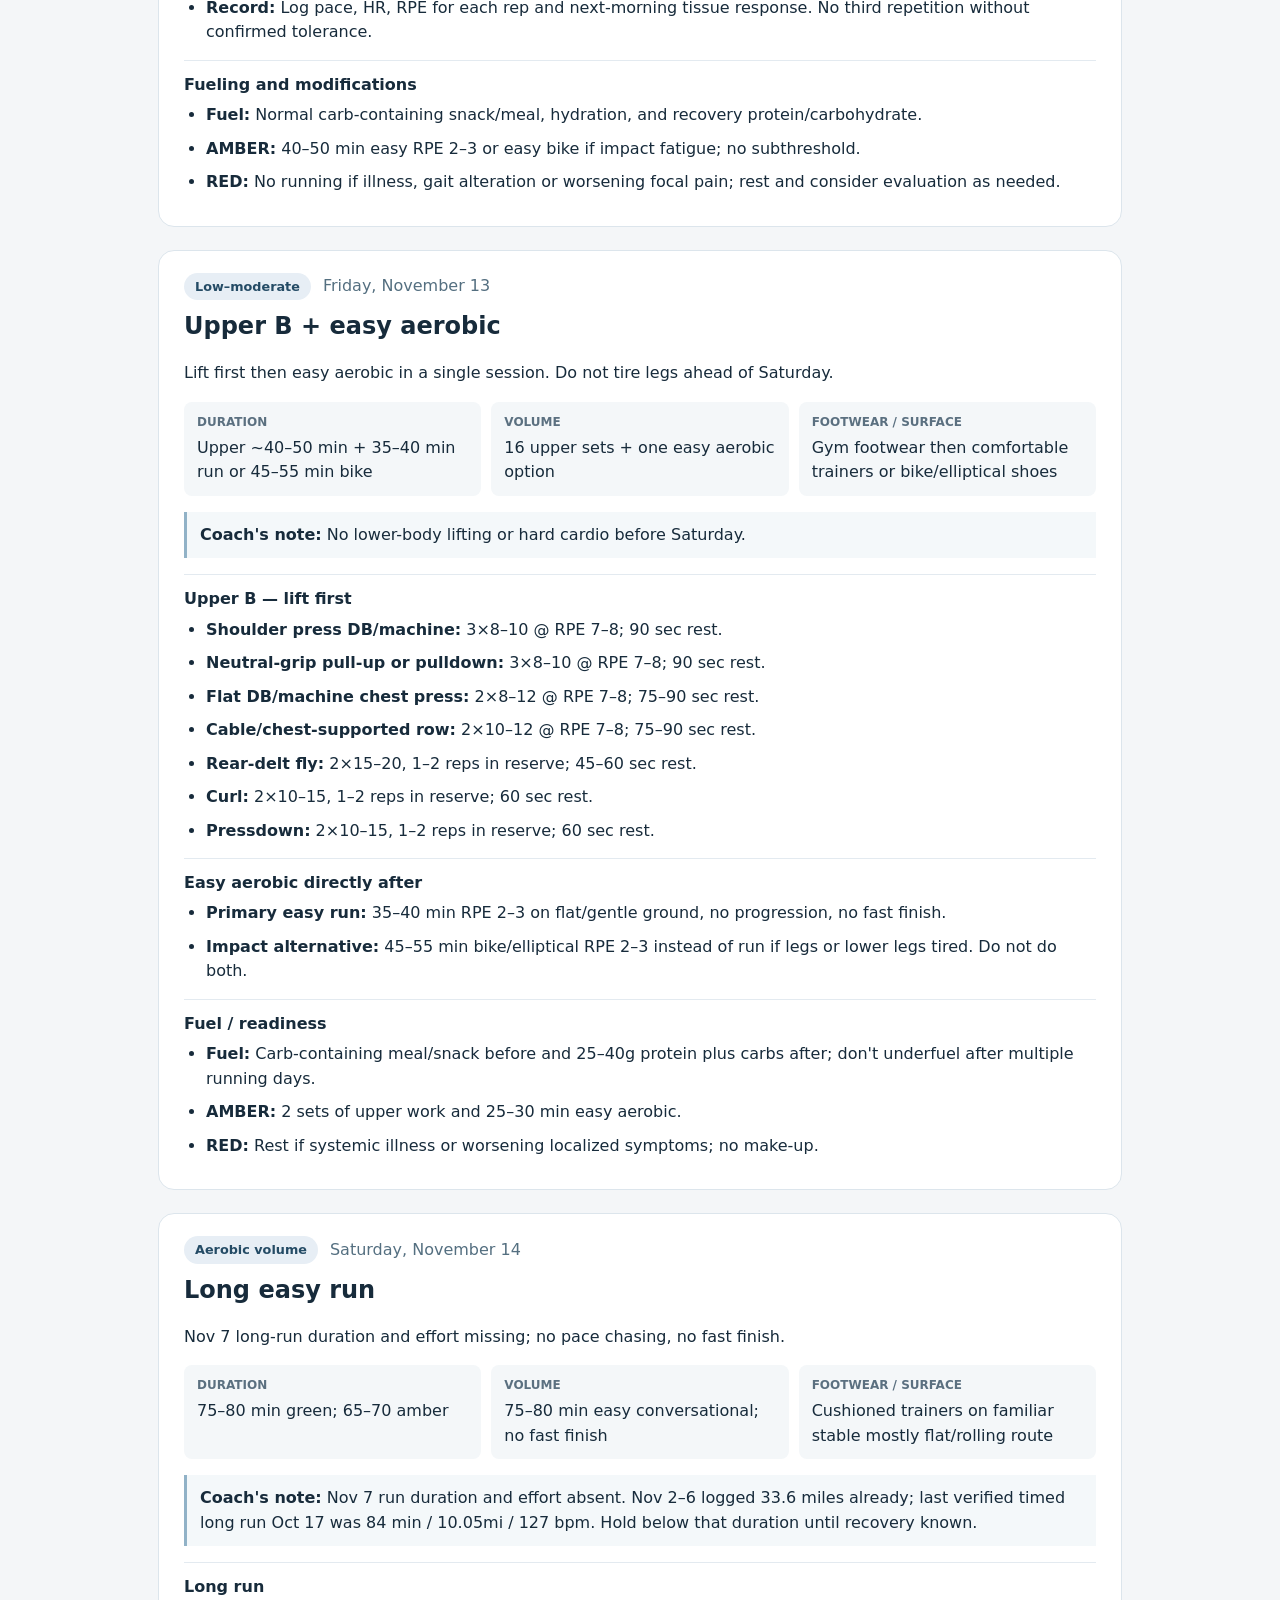
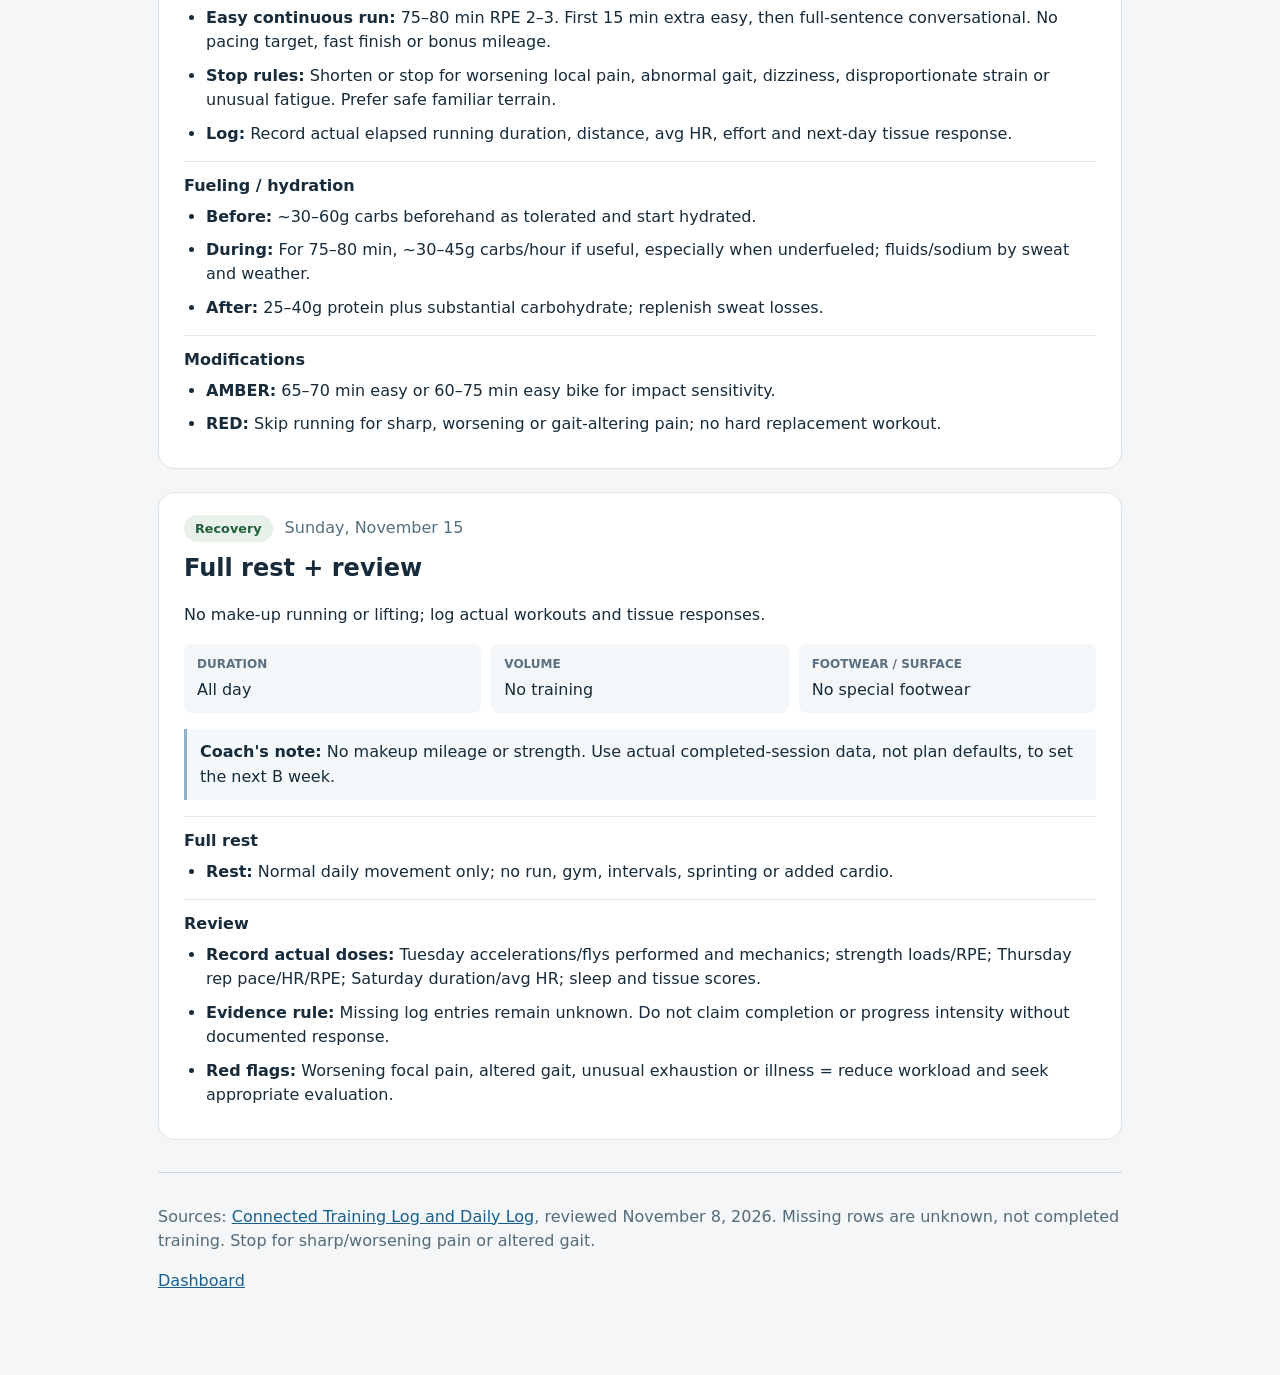
<file: week-of-2026-11-09.html>
<!doctype html><html lang="en"><head><meta charset="utf-8"><meta name="viewport" content="width=device-width, initial-scale=1"><meta name="description" content="November 9–15, 2026 A Week 3: aerobic rebuild and 10K training."><title>Training Plan | November 9–15, 2026 | Become Fast</title><style>:root{color-scheme:light}*{box-sizing:border-box}body{margin:0;color:#172b3b;background:#f4f6f8;font:16px/1.53 system-ui,-apple-system,"Segoe UI",sans-serif}a{color:#185f91}.wrap{max-width:1000px;margin:auto;padding:24px 18px 65px}header{background:#14334c;color:white;border-radius:16px;padding:28px 26px}header a{color:#d6ebff}h1{font-size:clamp(2rem,4vw,2.7rem);line-height:1.18;margin:14px 0}header p{color:#dceaf3;max-width:810px}.eyebrow{text-transform:uppercase;letter-spacing:.1em;font-size:.79rem;font-weight:bold;color:#bbdaef}.notice{margin:18px 0;padding:16px 18px;background:#fff9e9;border:1px solid #ddc998;border-radius:12px}.scroll{overflow-x:auto;border:1px solid #d9e3e9;border-radius:12px;background:white}table{border-collapse:collapse;width:100%;font-size:.93rem}th,td{text-align:left;vertical-align:top;border-bottom:1px solid #e4ebf0;padding:12px 14px}thead{background:#eaf0f5}tbody th{min-width:145px}tr:last-child>*{border-bottom:0}.daily{margin:23px 0;background:white;border:1px solid #dce5ec;border-radius:16px;padding:22px 25px}.daily h2{margin:8px 0}.daytop{display:flex;gap:12px;align-items:center;flex-wrap:wrap}.chip{display:inline-block;background:#e7eef5;color:#244b65;border-radius:99px;padding:4px 11px;font-size:.8rem;font-weight:bold}.high{background:#fdebdc;color:#8a4316}.recovery{background:#e7f1e9;color:#25603c}.date{color:#546f80}.facts{display:grid;grid-template-columns:repeat(auto-fit,minmax(195px,1fr));gap:10px;margin:15px 0}.facts>div{padding:11px 13px;background:#f4f7f9;border-radius:8px}dt{text-transform:uppercase;font-size:.75rem;color:#5b7080;font-weight:bold}dd{margin:5px 0 0}.coaching{background:#f4f8fa;border-left:3px solid #91b2c7;padding:11px 13px}.block{border-top:1px solid #e3eaf0;margin-top:15px;padding-top:12px}.block h3{font-size:1rem;margin:0 0 6px}.block ul{margin:6px 0;padding-left:22px}.block li{margin-bottom:9px}.foot{margin-top:32px;padding-top:16px;border-top:1px solid #ccd7df;color:#546b79}@media print{body{background:white}.wrap{padding:0}.daily{break-inside:avoid}header{color:black;background:white;border:1px solid #aaa}header p,.eyebrow{color:#333}}</style></head><body><div class="wrap"><header><a href="./">Back to coach dashboard</a><div class="eyebrow">Become Fast · Aerobic rebuild / 10K</div><h1>November 9–15, 2026</h1><p><strong>A Week 3 · Controlled speed retention + aerobic development</strong></p><p>One high lower-body day and only one two-a-day. Readiness-conditional near-maximal sprinting, modest subthreshold work, upper-body training three times weekly including Tuesday primary strength, and an easy long run.</p></header><div class="notice"><strong>Evidence and readiness:</strong> Nov 8 evidence: Daily Log Nov 2–6 reports 6+8+6+8+5.6=33.6 running miles in five days; Nov 7 run distance/effort and Nov 8 data absent. Recorded sleep Nov 2–7 approximately 7–7.5 h. Training Log lacks completed Nov 2–7 details; last detailed Oct 26: 6 mi easy (8:38/mi, HR 127), incline bench 145×8×3 RPE 7.5–9. Recent sprint/threshold splits, lower-lift loads/RPE and tissue scores not verified. Recent reported calories (Nov 2,4,5,6) 3485,3325,2969,3201, below nominal 4000 goal, but these are estimates, not measured energy deficit. Keep intensity/volume conservative and avoid compensatory mileage.<p><strong>Training decision:</strong> Do not increase running duration, add missed miles, or claim recent sprint tolerance without completed-session evidence.</p></div><h2>Week at a glance</h2><div class="scroll"><table><thead><tr><th>Date</th><th>Session</th><th>Prescription</th></tr></thead><tbody><tr><th scope="row"><a href="#day1">Monday, Nov 9</a></th><td>Upper A + easy run</td><td>Upper A 14 sets + 40–45 min easy</td></tr><tr><th scope="row"><a href="#day2">Tuesday, Nov 10</a></th><td>Speed retention + primary strength</td><td>GREEN: 3×20–30 m accelerations + 2×flying 20; lift later</td></tr><tr><th scope="row"><a href="#day3">Wednesday, Nov 11</a></th><td>Low-impact aerobic recovery</td><td>45–55 min easy bike/elliptical RPE 2–3</td></tr><tr><th scope="row"><a href="#day4">Thursday, Nov 12</a></th><td>Controlled subthreshold aerobic</td><td>2×8 min RPE 5–6, 2 min easy jog</td></tr><tr><th scope="row"><a href="#day5">Friday, Nov 13</a></th><td>Upper B + easy aerobic</td><td>Upper B 16 sets + 35–40 min easy run OR 45–55 min bike</td></tr><tr><th scope="row"><a href="#day6">Saturday, Nov 14</a></th><td>Long easy run</td><td>75–80 min easy; 65–70 if amber</td></tr><tr><th scope="row"><a href="#day7">Sunday, Nov 15</a></th><td>Full rest + review</td><td>Full rest</td></tr></tbody></table></div><section class="daily" id="day1"><div class="daytop"><span class="chip ">Low–moderate</span><span class="date">Monday, November 9</span></div><h2>Upper A + easy run</h2><p>One session: lift first then genuinely easy run. No lower-body work.</p><dl class="facts"><div><dt>Duration</dt><dd>~85–100 min total</dd></div><div><dt>Volume</dt><dd>14 upper sets + 40–45 min easy</dd></div><div><dt>Footwear / surface</dt><dd>Gym shoes; supportive trainers on flat/gentle terrain</dd></div></dl><p class="coaching"><strong>Coach's note:</strong> Oct 26 incline bench 145×8×3 reached RPE 9; do not automatically progress the load.</p><section class="block"><h3>Readiness and Upper A — lift first</h3><ul><li><strong>Readiness gate:</strong> Check normal gait, energy, hamstrings, calves/Achilles, feet and adductors. Reduce for systemic fatigue; stop painful movement.</li><li><strong>Incline DB or barbell press:</strong> 3×8 @ RPE 7–8; 90–120 sec. Reduce loading if RPE would approach 9.</li><li><strong>Neutral-grip pulldown/pull-up:</strong> 3×8–10 @ RPE 7–8; 90 sec rest.</li><li><strong>Chest-supported row:</strong> 2×10–12 @ RPE 7–8; 75–90 sec rest.</li><li><strong>Lateral raise:</strong> 2×15–20, 1–3 reps in reserve; 45–60 sec rest.</li><li><strong>Curl:</strong> 2×10–15, 1–2 reps in reserve; 60 sec rest.</li><li><strong>Pressdown:</strong> 2×10–15, 1–2 reps in reserve; 60 sec rest.</li></ul></section><section class="block"><h3>Easy run — immediately after</h3><ul><li><strong>Easy run:</strong> 40–45 min RPE 2–3, full-sentence conversational effort; first 10 min extra easy. Flat/gently rolling. No strides or fast finish.</li></ul></section><section class="block"><h3>Fueling and contingencies</h3><ul><li><strong>Fuel:</strong> Carbohydrate-containing meal/snack before as tolerated; 25–40g protein plus carbs after; fluids matched to conditions.</li><li><strong>AMBER:</strong> 2 sets per main lift + 30–35 min easy running or non-impact if impact-sensitive.</li><li><strong>RED/stop:</strong> Rest for illness, sharp/worsening localized pain or gait change. No make-up miles.</li></ul></section></section><section class="daily" id="day2"><div class="daytop"><span class="chip high">High</span><span class="date">Tuesday, November 10</span></div><h2>Speed retention + primary strength</h2><p>Only high lower-body day and true two-a-day. Full flying sprint dose only with GREEN tissues and recent confirmed fast-running tolerance; otherwise controlled accelerations.</p><dl class="facts"><div><dt>Duration</dt><dd>Track ~45–65 min; lift ~45–60 min 3+ h later</dd></div><div><dt>Volume</dt><dd>GREEN: 3×20–30 m acceleration + 2×flying 20; lift 9–12 sets</dd></div><div><dt>Footwear / surface</dt><dd>Dry predictable straight track in trainers; stable gym shoes for lift</dd></div></dl><p class="coaching"><strong>Coach's note:</strong> True sprint tolerance since October is not verified. Full speed requires personally confirmed recent fast exposures AND quiet tissues. If unknown use AMBER controlled starts, no flying reps.</p><section class="block"><h3>GREEN/AMBER gate and warm-up</h3><ul><li><strong>Gate:</strong> GREEN only if normal gait, adequate energy, hamstring/calf/Achilles/foot/adductor symptoms 0–1/10, mechanics unguarded and recent fast-running tolerance known. Otherwise AMBER.</li><li><strong>Jog and mobility:</strong> 12–15 min easy jogging; ankle rockers 8/side, leg swings 8/side, walking lunges 5/side.</li><li><strong>Sprint drills:</strong> A-march 20m; A-skip 20m; low dribble 20m. Low pogos 2×6 only fully green.</li><li><strong>Buildups:</strong> 3–4×40–50m progressing ~60/75/85/(90)% with full walkback/rest.</li></ul></section><section class="block"><h3>Track speed — GREEN only</h3><ul><li><strong>Acceleration:</strong> 3×20–30m two-point starts at ~92–95% current max, 4–5 min full recovery; relaxed quality.</li><li><strong>Flying 20s:</strong> 2×flying 20m: 30–35m progressive buildup, 20m fly, 30–40m gradual deceleration at ~93–95% current feel; 5–7 min full rest.</li><li><strong>Speed stop rule:</strong> Stop for any focal pain, asymmetry, protective gait, sudden slowdown or loss of smoothness. No timed testing or extra running quota.</li></ul></section><section class="block"><h3>AMBER / unverified fast-running history</h3><ul><li><strong>Controlled starts only:</strong> 2×20m at ~85–90% with 4–5 min full rest; NO flying sprints or maximal effort. If awkward or sore, drop accelerations and finish easy or stop.</li></ul></section><section class="block"><h3>Primary lift, several hours later</h3><ul><li><strong>Deadlift:</strong> Warm up in small steps; 2×3 @ RPE 6.5–7 with 3–4 min rest. Do not assume old maximal loads still apply.</li><li><strong>Bench press:</strong> 3×5 @ RPE 7–7.5; 2.5–3 min rest, account for Monday pressing.</li><li><strong>Rear-foot-elevated split squat:</strong> 1–2×5 each leg @ RPE 6.5–7; 90–120 sec. Omit for meaningful leg fatigue.</li><li><strong>Chest-supported row:</strong> 2×8–10 @ RPE 7–8; 90 sec rest.</li><li><strong>Calf raises, optional:</strong> 1–2×8–10 @ RPE 7; 75–90 sec only with absolutely quiet Achilles/calf.</li></ul></section><section class="block"><h3>Between sessions, alternatives</h3><ul><li><strong>Fuel:</strong> High-carbohydrate food plus 25–40g protein after track; another substantial carbohydrate/protein meal between sessions; replenish fluids/sodium.</li><li><strong>AMBER strength:</strong> Bench + row as tolerated; skip deadlift/RFESS/calf loading for lower-body symptoms. Do not turn into a second hard leg session.</li><li><strong>RED:</strong> No sprinting or loaded legs for sharp/worsening/gait-altering pain, illness, or pronounced systemic fatigue; rest or comfortable non-impact only if appropriate.</li></ul></section></section><section class="daily" id="day3"><div class="daytop"><span class="chip recovery">Recovery</span><span class="date">Wednesday, November 11</span></div><h2>Low-impact aerobic recovery</h2><p>Bike or elliptical only; no replacement running miles.</p><dl class="facts"><div><dt>Duration</dt><dd>45–55 min</dd></div><div><dt>Volume</dt><dd>Bike or elliptical 45–55 min RPE 2–3</dd></div><div><dt>Footwear / surface</dt><dd>Bike/elliptical, comfortable shoes</dd></div></dl><p class="coaching"><strong>Coach's note:</strong> The Daily Log reported a Wednesday run Nov 4; preserve recovery by avoiding another midweek impact day this week.</p><section class="block"><h3>Easy aerobic</h3><ul><li><strong>Bike or elliptical:</strong> 45–55 min RPE 2–3. Start especially easy for 5–10 min, conversational throughout; no intervals, hard resistance or fast finish.</li><li><strong>Optional mobility:</strong> Ankle rockers 8/side, adductor rockback 6/side, soleus isometric 20sec/side only if comfortable. No lifting/plyos.</li></ul></section><section class="block"><h3>Recovery gates</h3><ul><li><strong>AMBER:</strong> 30–40 min easy non-impact, shorten if not improving.</li><li><strong>RED:</strong> Full rest if ill, unusually exhausted, or pain worsens even with easy movement.</li><li><strong>Fuel:</strong> Normal carb/protein meals and fluids to support recovery. Do not chase missed running mileage.</li></ul></section></section><section class="daily" id="day4"><div class="daytop"><span class="chip ">Medium</span><span class="date">Thursday, November 12</span></div><h2>Controlled subthreshold aerobic</h2><p>Hold/reduce Thursday dose because true Tuesday response and recent running intensity are undocumented. No lifting.</p><dl class="facts"><div><dt>Duration</dt><dd>~48–60 min including easy running</dd></div><div><dt>Volume</dt><dd>2×8 min @ RPE 5–6 with 2 min easy jog</dd></div><div><dt>Footwear / surface</dt><dd>Daily trainers on flat predictable track/path</dd></div></dl><p class="coaching"><strong>Coach's note:</strong> Reduce from earlier 3×8 because recent speed/lift and Thursday efforts are undocumented. Tuesday lower-leg recovery must be good. Never turn this into a second high session.</p><section class="block"><h3>Warm-up</h3><ul><li><strong>Readiness:</strong> Check normal mechanics, energy and quiet lower-leg/hamstring/adductor tissues after Tuesday; change to easy aerobic if heavy.</li><li><strong>Easy jog:</strong> 15 min at RPE 2–3, flat, plus ankle rockers/relaxed leg swings if useful.</li></ul></section><section class="block"><h3>Medium aerobic work</h3><ul><li><strong>Subthreshold:</strong> 2×8 min @ RPE 5–6, with 2 min very easy jog; comfortable control, clearly easier than threshold, no pace chasing.</li><li><strong>Cooldown:</strong> 12–15 min easy jogging, no fast finish or added strides.</li><li><strong>Record:</strong> Log pace, HR, RPE for each rep and next-morning tissue response. No third repetition without confirmed tolerance.</li></ul></section><section class="block"><h3>Fueling and modifications</h3><ul><li><strong>Fuel:</strong> Normal carb-containing snack/meal, hydration, and recovery protein/carbohydrate.</li><li><strong>AMBER:</strong> 40–50 min easy RPE 2–3 or easy bike if impact fatigue; no subthreshold.</li><li><strong>RED:</strong> No running if illness, gait alteration or worsening focal pain; rest and consider evaluation as needed.</li></ul></section></section><section class="daily" id="day5"><div class="daytop"><span class="chip ">Low–moderate</span><span class="date">Friday, November 13</span></div><h2>Upper B + easy aerobic</h2><p>Lift first then easy aerobic in a single session. Do not tire legs ahead of Saturday.</p><dl class="facts"><div><dt>Duration</dt><dd>Upper ~40–50 min + 35–40 min run or 45–55 min bike</dd></div><div><dt>Volume</dt><dd>16 upper sets + one easy aerobic option</dd></div><div><dt>Footwear / surface</dt><dd>Gym footwear then comfortable trainers or bike/elliptical shoes</dd></div></dl><p class="coaching"><strong>Coach's note:</strong> No lower-body lifting or hard cardio before Saturday.</p><section class="block"><h3>Upper B — lift first</h3><ul><li><strong>Shoulder press DB/machine:</strong> 3×8–10 @ RPE 7–8; 90 sec rest.</li><li><strong>Neutral-grip pull-up or pulldown:</strong> 3×8–10 @ RPE 7–8; 90 sec rest.</li><li><strong>Flat DB/machine chest press:</strong> 2×8–12 @ RPE 7–8; 75–90 sec rest.</li><li><strong>Cable/chest-supported row:</strong> 2×10–12 @ RPE 7–8; 75–90 sec rest.</li><li><strong>Rear-delt fly:</strong> 2×15–20, 1–2 reps in reserve; 45–60 sec rest.</li><li><strong>Curl:</strong> 2×10–15, 1–2 reps in reserve; 60 sec rest.</li><li><strong>Pressdown:</strong> 2×10–15, 1–2 reps in reserve; 60 sec rest.</li></ul></section><section class="block"><h3>Easy aerobic directly after</h3><ul><li><strong>Primary easy run:</strong> 35–40 min RPE 2–3 on flat/gentle ground, no progression, no fast finish.</li><li><strong>Impact alternative:</strong> 45–55 min bike/elliptical RPE 2–3 instead of run if legs or lower legs tired. Do not do both.</li></ul></section><section class="block"><h3>Fuel / readiness</h3><ul><li><strong>Fuel:</strong> Carb-containing meal/snack before and 25–40g protein plus carbs after; don&#39;t underfuel after multiple running days.</li><li><strong>AMBER:</strong> 2 sets of upper work and 25–30 min easy aerobic.</li><li><strong>RED:</strong> Rest if systemic illness or worsening localized symptoms; no make-up.</li></ul></section></section><section class="daily" id="day6"><div class="daytop"><span class="chip ">Aerobic volume</span><span class="date">Saturday, November 14</span></div><h2>Long easy run</h2><p>Nov 7 long-run duration and effort missing; no pace chasing, no fast finish.</p><dl class="facts"><div><dt>Duration</dt><dd>75–80 min green; 65–70 amber</dd></div><div><dt>Volume</dt><dd>75–80 min easy conversational; no fast finish</dd></div><div><dt>Footwear / surface</dt><dd>Cushioned trainers on familiar stable mostly flat/rolling route</dd></div></dl><p class="coaching"><strong>Coach's note:</strong> Nov 7 run duration and effort absent. Nov 2–6 logged 33.6 miles already; last verified timed long run Oct 17 was 84 min / 10.05mi / 127 bpm. Hold below that duration until recovery known.</p><section class="block"><h3>Long run</h3><ul><li><strong>Easy continuous run:</strong> 75–80 min RPE 2–3. First 15 min extra easy, then full-sentence conversational. No pacing target, fast finish or bonus mileage.</li><li><strong>Stop rules:</strong> Shorten or stop for worsening local pain, abnormal gait, dizziness, disproportionate strain or unusual fatigue. Prefer safe familiar terrain.</li><li><strong>Log:</strong> Record actual elapsed running duration, distance, avg HR, effort and next-day tissue response.</li></ul></section><section class="block"><h3>Fueling / hydration</h3><ul><li><strong>Before:</strong> ~30–60g carbs beforehand as tolerated and start hydrated.</li><li><strong>During:</strong> For 75–80 min, ~30–45g carbs/hour if useful, especially when underfueled; fluids/sodium by sweat and weather.</li><li><strong>After:</strong> 25–40g protein plus substantial carbohydrate; replenish sweat losses.</li></ul></section><section class="block"><h3>Modifications</h3><ul><li><strong>AMBER:</strong> 65–70 min easy or 60–75 min easy bike for impact sensitivity.</li><li><strong>RED:</strong> Skip running for sharp, worsening or gait-altering pain; no hard replacement workout.</li></ul></section></section><section class="daily" id="day7"><div class="daytop"><span class="chip recovery">Recovery</span><span class="date">Sunday, November 15</span></div><h2>Full rest + review</h2><p>No make-up running or lifting; log actual workouts and tissue responses.</p><dl class="facts"><div><dt>Duration</dt><dd>All day</dd></div><div><dt>Volume</dt><dd>No training</dd></div><div><dt>Footwear / surface</dt><dd>No special footwear</dd></div></dl><p class="coaching"><strong>Coach's note:</strong> No makeup mileage or strength. Use actual completed-session data, not plan defaults, to set the next B week.</p><section class="block"><h3>Full rest</h3><ul><li><strong>Rest:</strong> Normal daily movement only; no run, gym, intervals, sprinting or added cardio.</li></ul></section><section class="block"><h3>Review</h3><ul><li><strong>Record actual doses:</strong> Tuesday accelerations/flys performed and mechanics; strength loads/RPE; Thursday rep pace/HR/RPE; Saturday duration/avg HR; sleep and tissue scores.</li><li><strong>Evidence rule:</strong> Missing log entries remain unknown. Do not claim completion or progress intensity without documented response.</li><li><strong>Red flags:</strong> Worsening focal pain, altered gait, unusual exhaustion or illness = reduce workload and seek appropriate evaluation.</li></ul></section></section><div class="foot"><p>Sources: <a href="https://docs.google.com/spreadsheets/d/1kcFtPe_-5ng3wdKaEA720P7e9vbjXhvJDBf8wMVwK8Y/edit">Connected Training Log and Daily Log</a>, reviewed November 8, 2026. Missing rows are unknown, not completed training. Stop for sharp/worsening pain or altered gait.</p><p><a href="./">Dashboard</a></p></div></div></body></html>
</file>
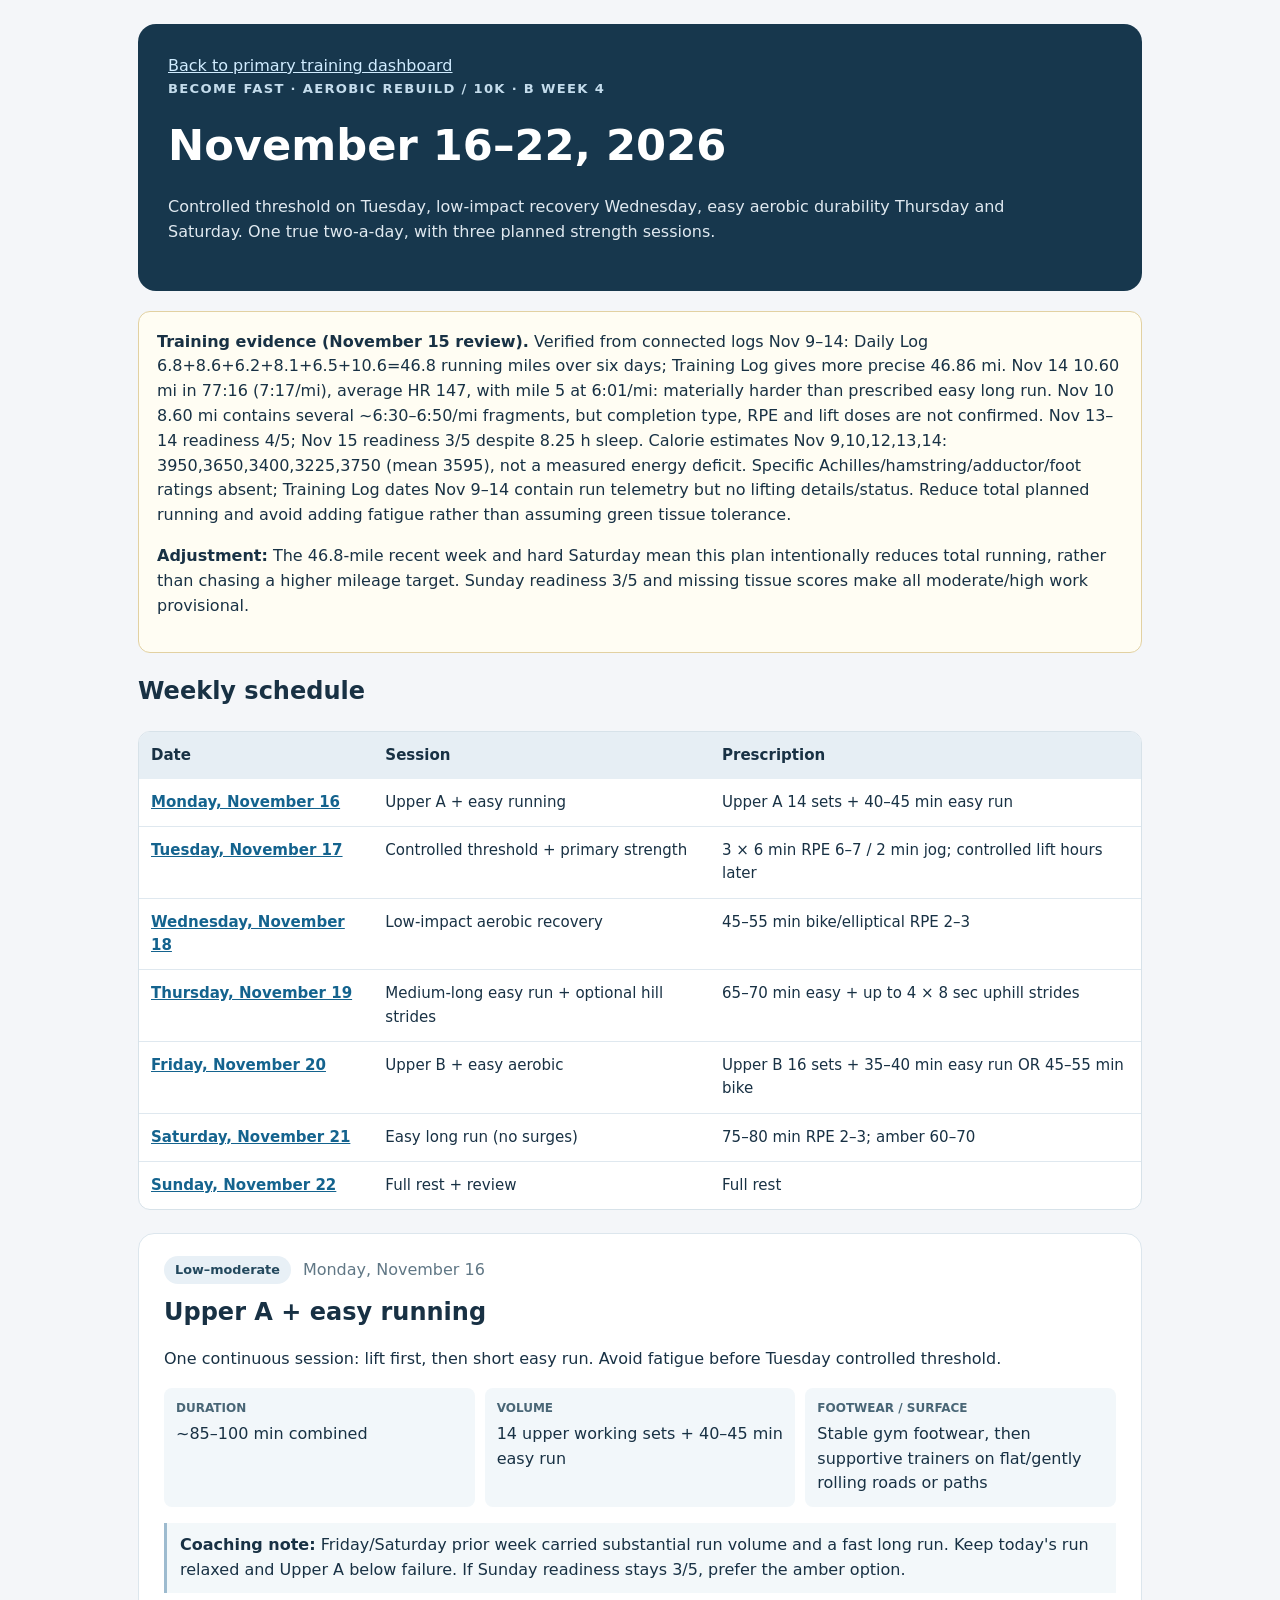
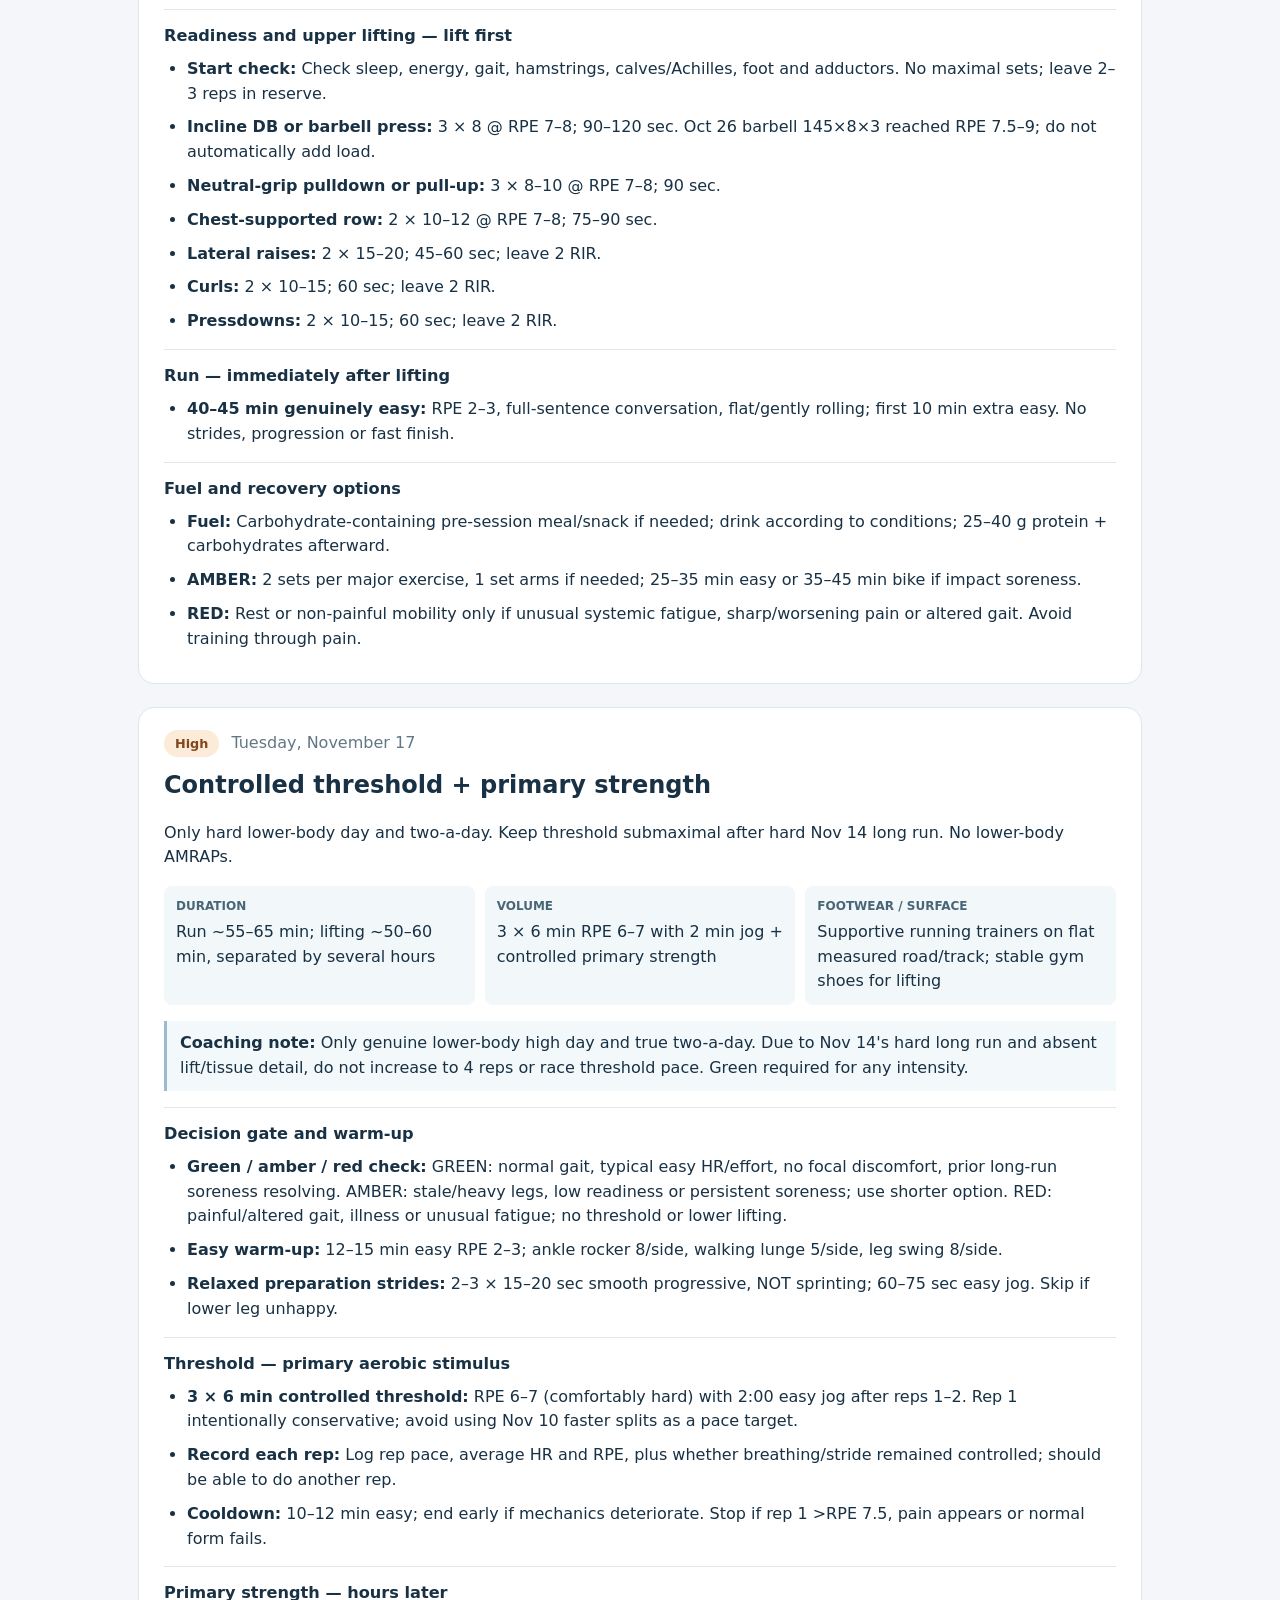
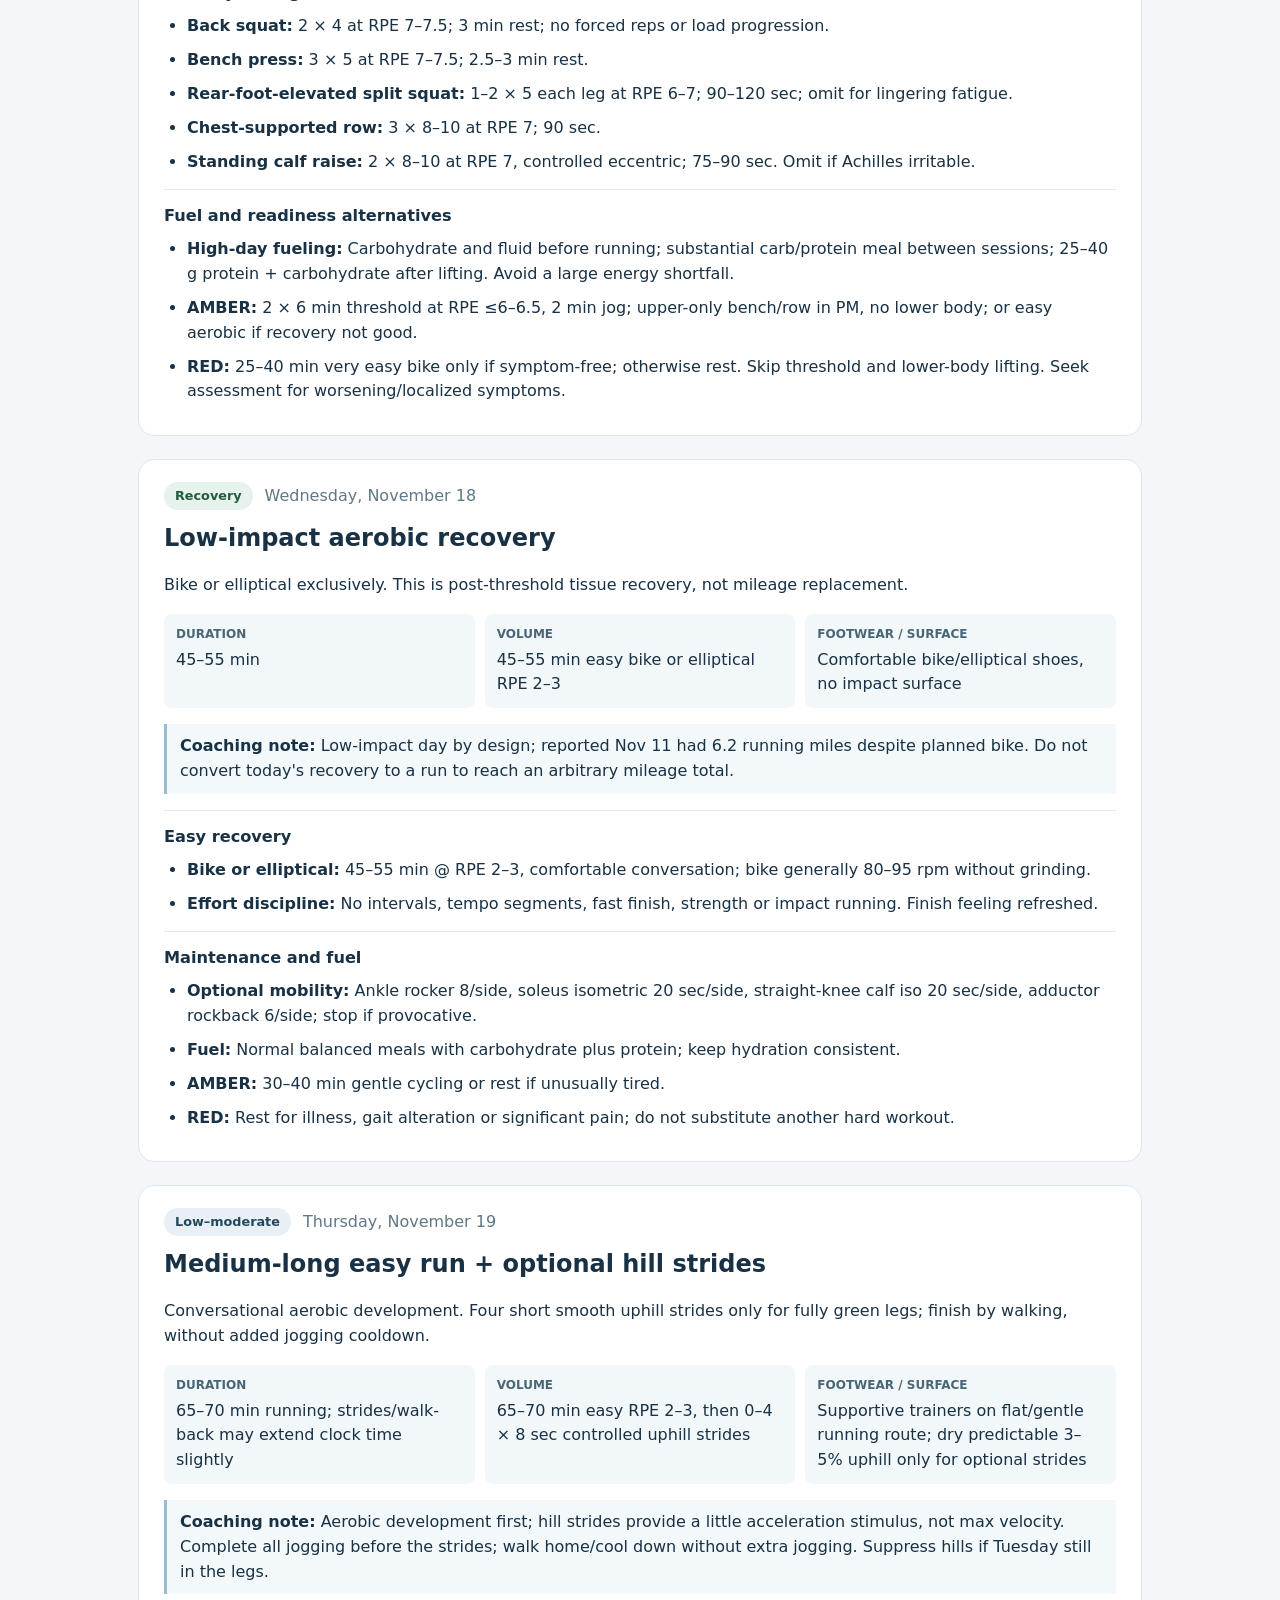
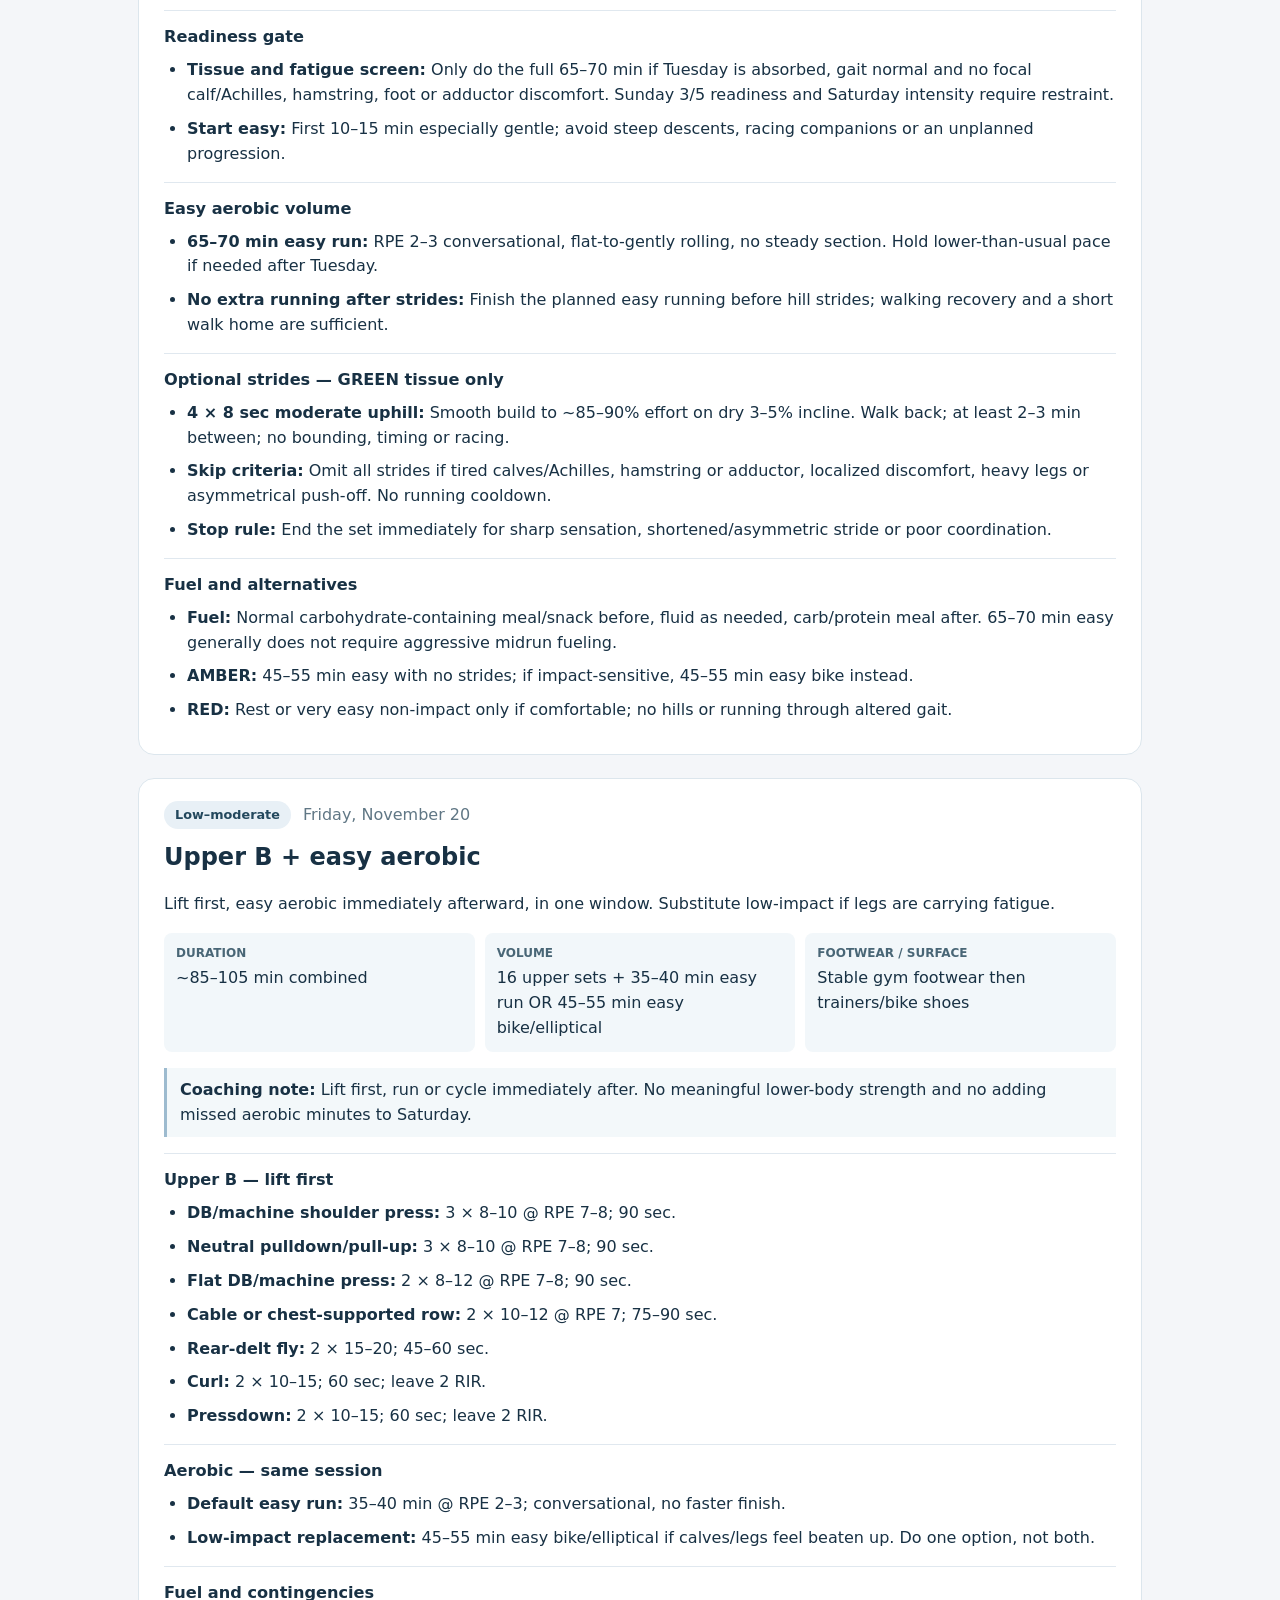
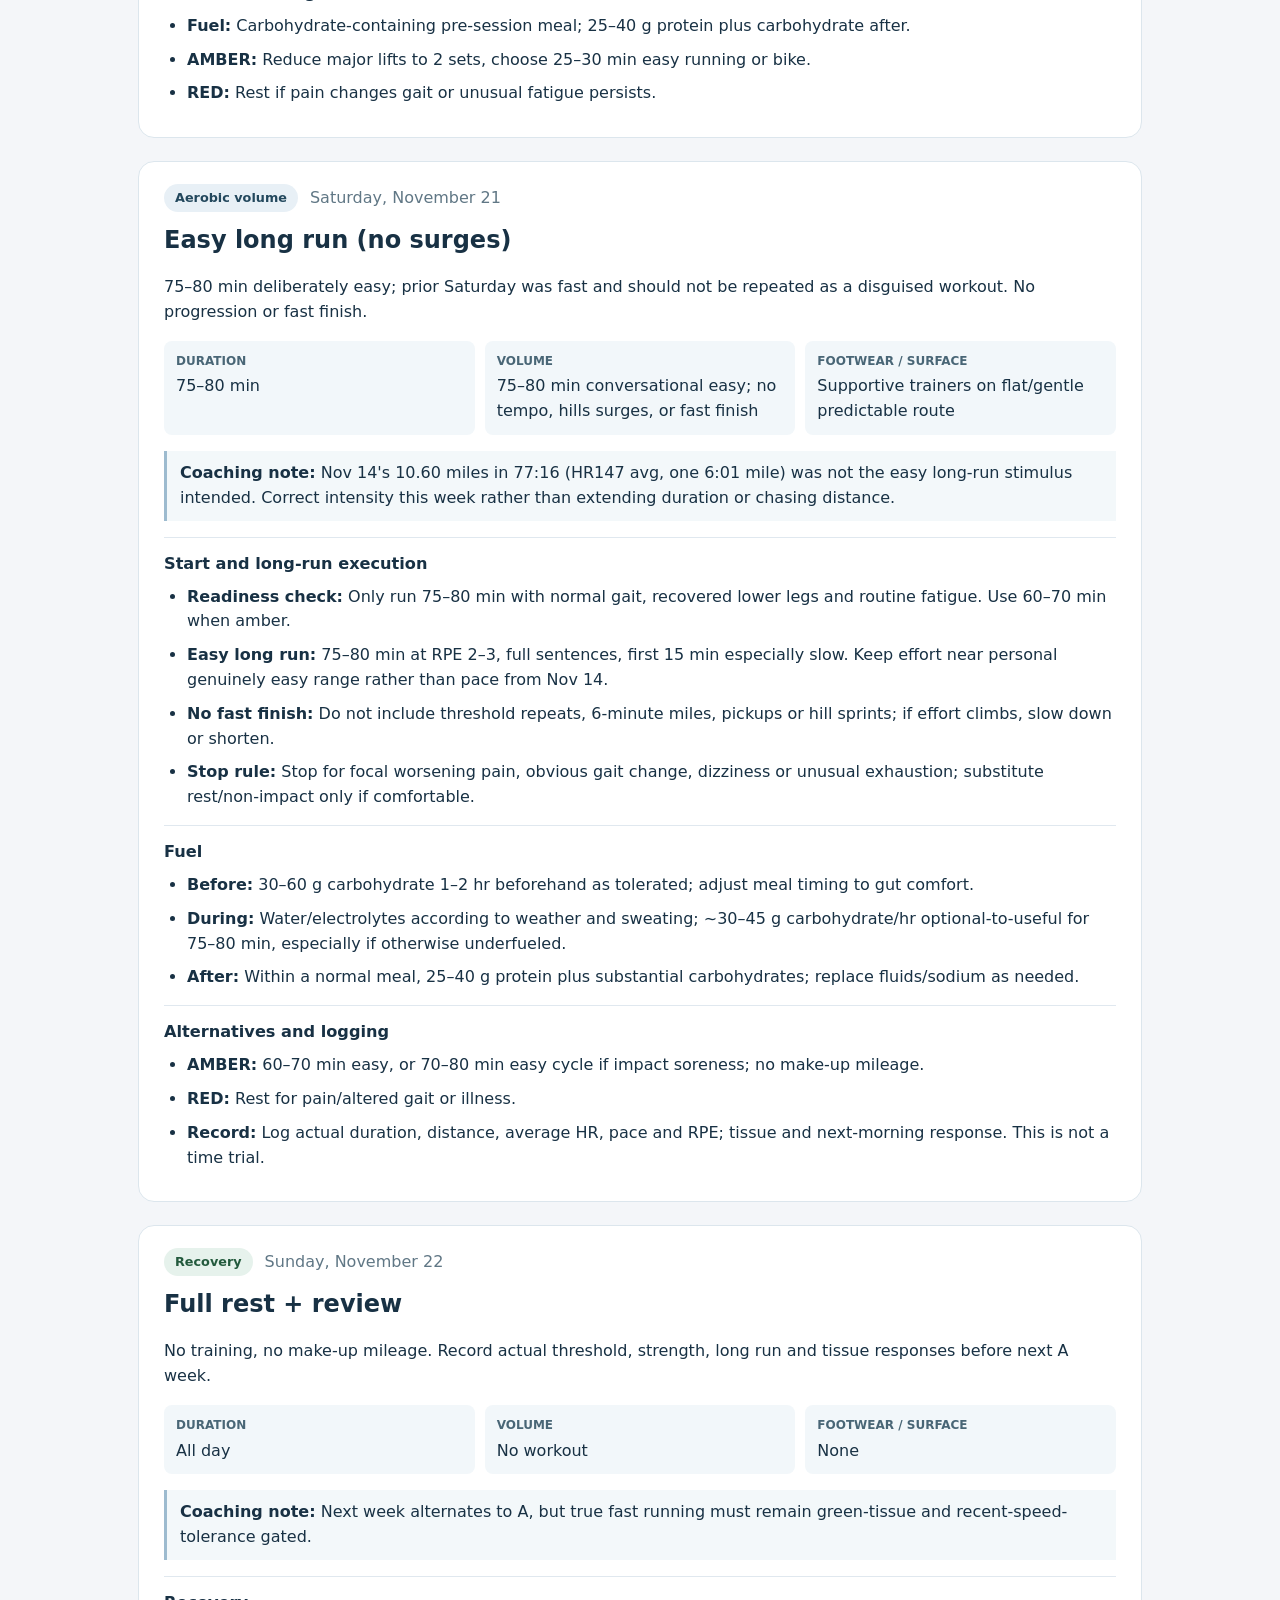
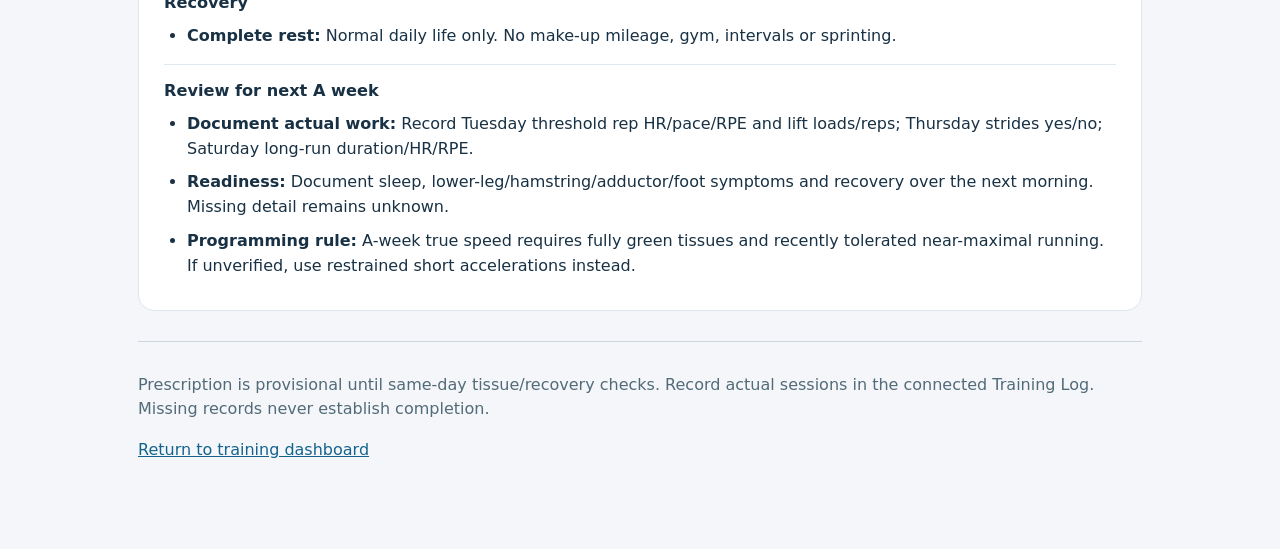
<file: week-of-2026-11-16.html>
<!doctype html>
<html lang="en"><head><meta charset="utf-8"><meta name="viewport" content="width=device-width,initial-scale=1">
<meta name="description" content="Detailed B Week 4 aerobic rebuild and 10K training plan for November 16–22, 2026">
<title>November 16–22, 2026 · B Week 4 | Become Fast</title>
<style>
:root{color-scheme:light}*{box-sizing:border-box}body{margin:0;background:#f4f6f9;color:#183144;font:16px/1.55 system-ui,-apple-system,Segoe UI,sans-serif}.wrap{max-width:1040px;margin:auto;padding:24px 18px 70px}a{color:#14638e}header{background:#17374d;color:#fff;border-radius:18px;padding:30px}header a{color:#d0ecff}.eyebrow{font-size:.82rem;letter-spacing:.1em;text-transform:uppercase;color:#c4dcec;font-weight:700}h1{font-size:clamp(2rem,4vw,2.7rem);margin:13px 0}header p{max-width:850px;color:#e0e9f0}.notice{background:#fffdf3;border:1px solid #e2d1a2;padding:18px;border-radius:12px;margin:20px 0}.scroll{overflow:auto;background:white;border:1px solid #d7e2e9;border-radius:12px}table{border-collapse:collapse;width:100%;font-size:.94rem}th,td{border-bottom:1px solid #dfe8ef;padding:12px;vertical-align:top;text-align:left}thead{background:#e6eef4}tr:last-child>*{border-bottom:0}th{min-width:145px}.daily{background:white;border:1px solid #dce6ed;border-radius:16px;padding:22px 25px;margin:23px 0}.daytop{display:flex;align-items:center;gap:12px;flex-wrap:wrap}.chip{border-radius:99px;background:#e8f0f6;color:#23485d;font-size:.8rem;font-weight:700;padding:4px 11px}.chip.high{background:#fdebd9;color:#81461c}.chip.recovery{background:#e6f2ec;color:#235a3d}.date{color:#607785}.daily h2{margin:10px 0}.facts{display:grid;grid-template-columns:repeat(auto-fit,minmax(200px,1fr));gap:10px;margin:14px 0}.facts div{background:#f2f7fa;padding:11px 12px;border-radius:8px}.facts strong{display:block;font-size:.75rem;color:#496676;text-transform:uppercase;margin-bottom:4px}.coach{border-left:3px solid #9dbbcf;padding:10px 13px;background:#f3f8fa}.block{padding-top:13px;margin-top:15px;border-top:1px solid #e0e8ef}.block h3{font-size:1.01rem;margin:0 0 6px}.block ul{margin:7px 0;padding-left:23px}.block li{margin:9px 0}.footer{margin-top:30px;border-top:1px solid #cad7e0;padding-top:15px;color:#526b79}@media print{body{background:white}.daily{break-inside:avoid}.wrap{padding:0}}
</style></head><body><main class="wrap"><header><a href="./">Back to primary training dashboard</a>
<div class="eyebrow">Become Fast · Aerobic rebuild / 10K · B Week 4</div><h1>November 16–22, 2026</h1>
<p>Controlled threshold on Tuesday, low-impact recovery Wednesday, easy aerobic durability Thursday and Saturday. One true two-a-day, with three planned strength sessions.</p></header>
<section class="notice"><strong>Training evidence (November 15 review).</strong> Verified from connected logs Nov 9–14: Daily Log 6.8+8.6+6.2+8.1+6.5+10.6=46.8 running miles over six days; Training Log gives more precise 46.86 mi. Nov 14 10.60 mi in 77:16 (7:17/mi), average HR 147, with mile 5 at 6:01/mi: materially harder than prescribed easy long run. Nov 10 8.60 mi contains several ~6:30–6:50/mi fragments, but completion type, RPE and lift doses are not confirmed. Nov 13–14 readiness 4/5; Nov 15 readiness 3/5 despite 8.25 h sleep. Calorie estimates Nov 9,10,12,13,14: 3950,3650,3400,3225,3750 (mean 3595), not a measured energy deficit. Specific Achilles/hamstring/adductor/foot ratings absent; Training Log dates Nov 9–14 contain run telemetry but no lifting details/status. Reduce total planned running and avoid adding fatigue rather than assuming green tissue tolerance.<p><strong>Adjustment:</strong> The 46.8-mile recent week and hard Saturday mean this plan intentionally reduces total running, rather than chasing a higher mileage target. Sunday readiness 3/5 and missing tissue scores make all moderate/high work provisional.</p></section>
<h2>Weekly schedule</h2><div class="scroll"><table><thead><tr><th>Date</th><th>Session</th><th>Prescription</th></tr></thead><tbody><tr><th scope="row"><a href="#day1">Monday, November 16</a></th><td>Upper A + easy running</td><td>Upper A 14 sets + 40–45 min easy run</td></tr><tr><th scope="row"><a href="#day2">Tuesday, November 17</a></th><td>Controlled threshold + primary strength</td><td>3 × 6 min RPE 6–7 / 2 min jog; controlled lift hours later</td></tr><tr><th scope="row"><a href="#day3">Wednesday, November 18</a></th><td>Low-impact aerobic recovery</td><td>45–55 min bike/elliptical RPE 2–3</td></tr><tr><th scope="row"><a href="#day4">Thursday, November 19</a></th><td>Medium-long easy run + optional hill strides</td><td>65–70 min easy + up to 4 × 8 sec uphill strides</td></tr><tr><th scope="row"><a href="#day5">Friday, November 20</a></th><td>Upper B + easy aerobic</td><td>Upper B 16 sets + 35–40 min easy run OR 45–55 min bike</td></tr><tr><th scope="row"><a href="#day6">Saturday, November 21</a></th><td>Easy long run (no surges)</td><td>75–80 min RPE 2–3; amber 60–70</td></tr><tr><th scope="row"><a href="#day7">Sunday, November 22</a></th><td>Full rest + review</td><td>Full rest</td></tr></tbody></table></div><section class="daily" id="day1"><div class="daytop"><span class="chip ">Low–moderate</span><span class="date">Monday, November 16</span></div><h2>Upper A + easy running</h2><p>One continuous session: lift first, then short easy run. Avoid fatigue before Tuesday controlled threshold.</p>
 <div class="facts"><div><strong>Duration</strong>~85–100 min combined</div><div><strong>Volume</strong>14 upper working sets + 40–45 min easy run</div><div><strong>Footwear / surface</strong>Stable gym footwear, then supportive trainers on flat/gently rolling roads or paths</div></div>
 <p class="coach"><strong>Coaching note:</strong> Friday/Saturday prior week carried substantial run volume and a fast long run. Keep today&#39;s run relaxed and Upper A below failure. If Sunday readiness stays 3/5, prefer the amber option.</p><section class="block"><h3>Readiness and upper lifting — lift first</h3><ul><li><strong>Start check:</strong> Check sleep, energy, gait, hamstrings, calves/Achilles, foot and adductors. No maximal sets; leave 2–3 reps in reserve.</li><li><strong>Incline DB or barbell press:</strong> 3 × 8 @ RPE 7–8; 90–120 sec. Oct 26 barbell 145×8×3 reached RPE 7.5–9; do not automatically add load.</li><li><strong>Neutral-grip pulldown or pull-up:</strong> 3 × 8–10 @ RPE 7–8; 90 sec.</li><li><strong>Chest-supported row:</strong> 2 × 10–12 @ RPE 7–8; 75–90 sec.</li><li><strong>Lateral raises:</strong> 2 × 15–20; 45–60 sec; leave 2 RIR.</li><li><strong>Curls:</strong> 2 × 10–15; 60 sec; leave 2 RIR.</li><li><strong>Pressdowns:</strong> 2 × 10–15; 60 sec; leave 2 RIR.</li></ul></section><section class="block"><h3>Run — immediately after lifting</h3><ul><li><strong>40–45 min genuinely easy:</strong> RPE 2–3, full-sentence conversation, flat/gently rolling; first 10 min extra easy. No strides, progression or fast finish.</li></ul></section><section class="block"><h3>Fuel and recovery options</h3><ul><li><strong>Fuel:</strong> Carbohydrate-containing pre-session meal/snack if needed; drink according to conditions; 25–40 g protein + carbohydrates afterward.</li><li><strong>AMBER:</strong> 2 sets per major exercise, 1 set arms if needed; 25–35 min easy or 35–45 min bike if impact soreness.</li><li><strong>RED:</strong> Rest or non-painful mobility only if unusual systemic fatigue, sharp/worsening pain or altered gait. Avoid training through pain.</li></ul></section></section><section class="daily" id="day2"><div class="daytop"><span class="chip high">High</span><span class="date">Tuesday, November 17</span></div><h2>Controlled threshold + primary strength</h2><p>Only hard lower-body day and two-a-day. Keep threshold submaximal after hard Nov 14 long run. No lower-body AMRAPs.</p>
 <div class="facts"><div><strong>Duration</strong>Run ~55–65 min; lifting ~50–60 min, separated by several hours</div><div><strong>Volume</strong>3 × 6 min RPE 6–7 with 2 min jog + controlled primary strength</div><div><strong>Footwear / surface</strong>Supportive running trainers on flat measured road/track; stable gym shoes for lifting</div></div>
 <p class="coach"><strong>Coaching note:</strong> Only genuine lower-body high day and true two-a-day. Due to Nov 14&#39;s hard long run and absent lift/tissue detail, do not increase to 4 reps or race threshold pace. Green required for any intensity.</p><section class="block"><h3>Decision gate and warm-up</h3><ul><li><strong>Green / amber / red check:</strong> GREEN: normal gait, typical easy HR/effort, no focal discomfort, prior long-run soreness resolving. AMBER: stale/heavy legs, low readiness or persistent soreness; use shorter option. RED: painful/altered gait, illness or unusual fatigue; no threshold or lower lifting.</li><li><strong>Easy warm-up:</strong> 12–15 min easy RPE 2–3; ankle rocker 8/side, walking lunge 5/side, leg swing 8/side.</li><li><strong>Relaxed preparation strides:</strong> 2–3 × 15–20 sec smooth progressive, NOT sprinting; 60–75 sec easy jog. Skip if lower leg unhappy.</li></ul></section><section class="block"><h3>Threshold — primary aerobic stimulus</h3><ul><li><strong>3 × 6 min controlled threshold:</strong> RPE 6–7 (comfortably hard) with 2:00 easy jog after reps 1–2. Rep 1 intentionally conservative; avoid using Nov 10 faster splits as a pace target.</li><li><strong>Record each rep:</strong> Log rep pace, average HR and RPE, plus whether breathing/stride remained controlled; should be able to do another rep.</li><li><strong>Cooldown:</strong> 10–12 min easy; end early if mechanics deteriorate. Stop if rep 1 &gt;RPE 7.5, pain appears or normal form fails.</li></ul></section><section class="block"><h3>Primary strength — hours later</h3><ul><li><strong>Back squat:</strong> 2 × 4 at RPE 7–7.5; 3 min rest; no forced reps or load progression.</li><li><strong>Bench press:</strong> 3 × 5 at RPE 7–7.5; 2.5–3 min rest.</li><li><strong>Rear-foot-elevated split squat:</strong> 1–2 × 5 each leg at RPE 6–7; 90–120 sec; omit for lingering fatigue.</li><li><strong>Chest-supported row:</strong> 3 × 8–10 at RPE 7; 90 sec.</li><li><strong>Standing calf raise:</strong> 2 × 8–10 at RPE 7, controlled eccentric; 75–90 sec. Omit if Achilles irritable.</li></ul></section><section class="block"><h3>Fuel and readiness alternatives</h3><ul><li><strong>High-day fueling:</strong> Carbohydrate and fluid before running; substantial carb/protein meal between sessions; 25–40 g protein + carbohydrate after lifting. Avoid a large energy shortfall.</li><li><strong>AMBER:</strong> 2 × 6 min threshold at RPE ≤6–6.5, 2 min jog; upper-only bench/row in PM, no lower body; or easy aerobic if recovery not good.</li><li><strong>RED:</strong> 25–40 min very easy bike only if symptom-free; otherwise rest. Skip threshold and lower-body lifting. Seek assessment for worsening/localized symptoms.</li></ul></section></section><section class="daily" id="day3"><div class="daytop"><span class="chip recovery">Recovery</span><span class="date">Wednesday, November 18</span></div><h2>Low-impact aerobic recovery</h2><p>Bike or elliptical exclusively. This is post-threshold tissue recovery, not mileage replacement.</p>
 <div class="facts"><div><strong>Duration</strong>45–55 min</div><div><strong>Volume</strong>45–55 min easy bike or elliptical RPE 2–3</div><div><strong>Footwear / surface</strong>Comfortable bike/elliptical shoes, no impact surface</div></div>
 <p class="coach"><strong>Coaching note:</strong> Low-impact day by design; reported Nov 11 had 6.2 running miles despite planned bike. Do not convert today&#39;s recovery to a run to reach an arbitrary mileage total.</p><section class="block"><h3>Easy recovery</h3><ul><li><strong>Bike or elliptical:</strong> 45–55 min @ RPE 2–3, comfortable conversation; bike generally 80–95 rpm without grinding.</li><li><strong>Effort discipline:</strong> No intervals, tempo segments, fast finish, strength or impact running. Finish feeling refreshed.</li></ul></section><section class="block"><h3>Maintenance and fuel</h3><ul><li><strong>Optional mobility:</strong> Ankle rocker 8/side, soleus isometric 20 sec/side, straight-knee calf iso 20 sec/side, adductor rockback 6/side; stop if provocative.</li><li><strong>Fuel:</strong> Normal balanced meals with carbohydrate plus protein; keep hydration consistent.</li><li><strong>AMBER:</strong> 30–40 min gentle cycling or rest if unusually tired.</li><li><strong>RED:</strong> Rest for illness, gait alteration or significant pain; do not substitute another hard workout.</li></ul></section></section><section class="daily" id="day4"><div class="daytop"><span class="chip ">Low–moderate</span><span class="date">Thursday, November 19</span></div><h2>Medium-long easy run + optional hill strides</h2><p>Conversational aerobic development. Four short smooth uphill strides only for fully green legs; finish by walking, without added jogging cooldown.</p>
 <div class="facts"><div><strong>Duration</strong>65–70 min running; strides/walk-back may extend clock time slightly</div><div><strong>Volume</strong>65–70 min easy RPE 2–3, then 0–4 × 8 sec controlled uphill strides</div><div><strong>Footwear / surface</strong>Supportive trainers on flat/gentle running route; dry predictable 3–5% uphill only for optional strides</div></div>
 <p class="coach"><strong>Coaching note:</strong> Aerobic development first; hill strides provide a little acceleration stimulus, not max velocity. Complete all jogging before the strides; walk home/cool down without extra jogging. Suppress hills if Tuesday still in the legs.</p><section class="block"><h3>Readiness gate</h3><ul><li><strong>Tissue and fatigue screen:</strong> Only do the full 65–70 min if Tuesday is absorbed, gait normal and no focal calf/Achilles, hamstring, foot or adductor discomfort. Sunday 3/5 readiness and Saturday intensity require restraint.</li><li><strong>Start easy:</strong> First 10–15 min especially gentle; avoid steep descents, racing companions or an unplanned progression.</li></ul></section><section class="block"><h3>Easy aerobic volume</h3><ul><li><strong>65–70 min easy run:</strong> RPE 2–3 conversational, flat-to-gently rolling, no steady section. Hold lower-than-usual pace if needed after Tuesday.</li><li><strong>No extra running after strides:</strong> Finish the planned easy running before hill strides; walking recovery and a short walk home are sufficient.</li></ul></section><section class="block"><h3>Optional strides — GREEN tissue only</h3><ul><li><strong>4 × 8 sec moderate uphill:</strong> Smooth build to ~85–90% effort on dry 3–5% incline. Walk back; at least 2–3 min between; no bounding, timing or racing.</li><li><strong>Skip criteria:</strong> Omit all strides if tired calves/Achilles, hamstring or adductor, localized discomfort, heavy legs or asymmetrical push-off. No running cooldown.</li><li><strong>Stop rule:</strong> End the set immediately for sharp sensation, shortened/asymmetric stride or poor coordination.</li></ul></section><section class="block"><h3>Fuel and alternatives</h3><ul><li><strong>Fuel:</strong> Normal carbohydrate-containing meal/snack before, fluid as needed, carb/protein meal after. 65–70 min easy generally does not require aggressive midrun fueling.</li><li><strong>AMBER:</strong> 45–55 min easy with no strides; if impact-sensitive, 45–55 min easy bike instead.</li><li><strong>RED:</strong> Rest or very easy non-impact only if comfortable; no hills or running through altered gait.</li></ul></section></section><section class="daily" id="day5"><div class="daytop"><span class="chip ">Low–moderate</span><span class="date">Friday, November 20</span></div><h2>Upper B + easy aerobic</h2><p>Lift first, easy aerobic immediately afterward, in one window. Substitute low-impact if legs are carrying fatigue.</p>
 <div class="facts"><div><strong>Duration</strong>~85–105 min combined</div><div><strong>Volume</strong>16 upper sets + 35–40 min easy run OR 45–55 min easy bike/elliptical</div><div><strong>Footwear / surface</strong>Stable gym footwear then trainers/bike shoes</div></div>
 <p class="coach"><strong>Coaching note:</strong> Lift first, run or cycle immediately after. No meaningful lower-body strength and no adding missed aerobic minutes to Saturday.</p><section class="block"><h3>Upper B — lift first</h3><ul><li><strong>DB/machine shoulder press:</strong> 3 × 8–10 @ RPE 7–8; 90 sec.</li><li><strong>Neutral pulldown/pull-up:</strong> 3 × 8–10 @ RPE 7–8; 90 sec.</li><li><strong>Flat DB/machine press:</strong> 2 × 8–12 @ RPE 7–8; 90 sec.</li><li><strong>Cable or chest-supported row:</strong> 2 × 10–12 @ RPE 7; 75–90 sec.</li><li><strong>Rear-delt fly:</strong> 2 × 15–20; 45–60 sec.</li><li><strong>Curl:</strong> 2 × 10–15; 60 sec; leave 2 RIR.</li><li><strong>Pressdown:</strong> 2 × 10–15; 60 sec; leave 2 RIR.</li></ul></section><section class="block"><h3>Aerobic — same session</h3><ul><li><strong>Default easy run:</strong> 35–40 min @ RPE 2–3; conversational, no faster finish.</li><li><strong>Low-impact replacement:</strong> 45–55 min easy bike/elliptical if calves/legs feel beaten up. Do one option, not both.</li></ul></section><section class="block"><h3>Fuel and contingencies</h3><ul><li><strong>Fuel:</strong> Carbohydrate-containing pre-session meal; 25–40 g protein plus carbohydrate after.</li><li><strong>AMBER:</strong> Reduce major lifts to 2 sets, choose 25–30 min easy running or bike.</li><li><strong>RED:</strong> Rest if pain changes gait or unusual fatigue persists.</li></ul></section></section><section class="daily" id="day6"><div class="daytop"><span class="chip ">Aerobic volume</span><span class="date">Saturday, November 21</span></div><h2>Easy long run (no surges)</h2><p>75–80 min deliberately easy; prior Saturday was fast and should not be repeated as a disguised workout. No progression or fast finish.</p>
 <div class="facts"><div><strong>Duration</strong>75–80 min</div><div><strong>Volume</strong>75–80 min conversational easy; no tempo, hills surges, or fast finish</div><div><strong>Footwear / surface</strong>Supportive trainers on flat/gentle predictable route</div></div>
 <p class="coach"><strong>Coaching note:</strong> Nov 14&#39;s 10.60 miles in 77:16 (HR147 avg, one 6:01 mile) was not the easy long-run stimulus intended. Correct intensity this week rather than extending duration or chasing distance.</p><section class="block"><h3>Start and long-run execution</h3><ul><li><strong>Readiness check:</strong> Only run 75–80 min with normal gait, recovered lower legs and routine fatigue. Use 60–70 min when amber.</li><li><strong>Easy long run:</strong> 75–80 min at RPE 2–3, full sentences, first 15 min especially slow. Keep effort near personal genuinely easy range rather than pace from Nov 14.</li><li><strong>No fast finish:</strong> Do not include threshold repeats, 6-minute miles, pickups or hill sprints; if effort climbs, slow down or shorten.</li><li><strong>Stop rule:</strong> Stop for focal worsening pain, obvious gait change, dizziness or unusual exhaustion; substitute rest/non-impact only if comfortable.</li></ul></section><section class="block"><h3>Fuel</h3><ul><li><strong>Before:</strong> 30–60 g carbohydrate 1–2 hr beforehand as tolerated; adjust meal timing to gut comfort.</li><li><strong>During:</strong> Water/electrolytes according to weather and sweating; ~30–45 g carbohydrate/hr optional-to-useful for 75–80 min, especially if otherwise underfueled.</li><li><strong>After:</strong> Within a normal meal, 25–40 g protein plus substantial carbohydrates; replace fluids/sodium as needed.</li></ul></section><section class="block"><h3>Alternatives and logging</h3><ul><li><strong>AMBER:</strong> 60–70 min easy, or 70–80 min easy cycle if impact soreness; no make-up mileage.</li><li><strong>RED:</strong> Rest for pain/altered gait or illness.</li><li><strong>Record:</strong> Log actual duration, distance, average HR, pace and RPE; tissue and next-morning response. This is not a time trial.</li></ul></section></section><section class="daily" id="day7"><div class="daytop"><span class="chip recovery">Recovery</span><span class="date">Sunday, November 22</span></div><h2>Full rest + review</h2><p>No training, no make-up mileage. Record actual threshold, strength, long run and tissue responses before next A week.</p>
 <div class="facts"><div><strong>Duration</strong>All day</div><div><strong>Volume</strong>No workout</div><div><strong>Footwear / surface</strong>None</div></div>
 <p class="coach"><strong>Coaching note:</strong> Next week alternates to A, but true fast running must remain green-tissue and recent-speed-tolerance gated.</p><section class="block"><h3>Recovery</h3><ul><li><strong>Complete rest:</strong> Normal daily life only. No make-up mileage, gym, intervals or sprinting.</li></ul></section><section class="block"><h3>Review for next A week</h3><ul><li><strong>Document actual work:</strong> Record Tuesday threshold rep HR/pace/RPE and lift loads/reps; Thursday strides yes/no; Saturday long-run duration/HR/RPE.</li><li><strong>Readiness:</strong> Document sleep, lower-leg/hamstring/adductor/foot symptoms and recovery over the next morning. Missing detail remains unknown.</li><li><strong>Programming rule:</strong> A-week true speed requires fully green tissues and recently tolerated near-maximal running. If unverified, use restrained short accelerations instead.</li></ul></section></section><footer class="footer"><p>Prescription is provisional until same-day tissue/recovery checks. Record actual sessions in the connected Training Log. Missing records never establish completion.</p><p><a href="./">Return to training dashboard</a></p></footer></main></body></html>
</file>
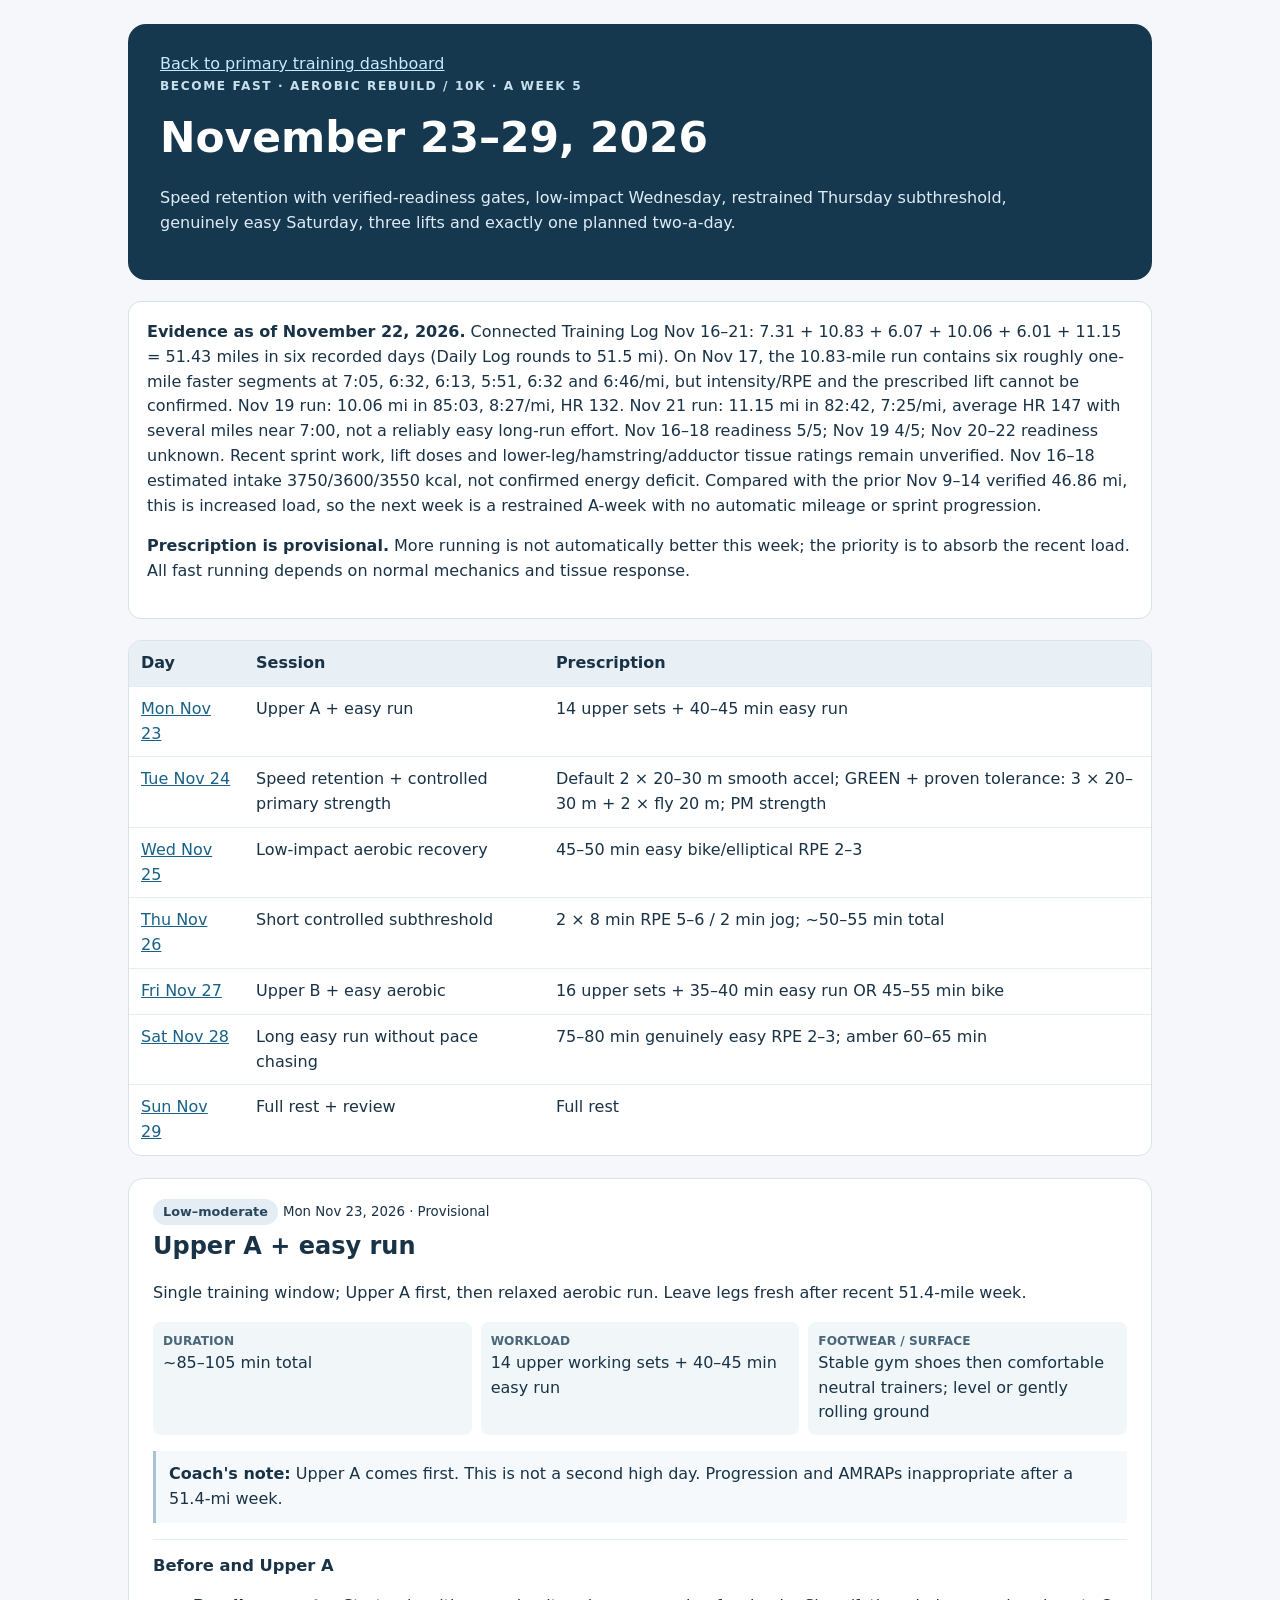
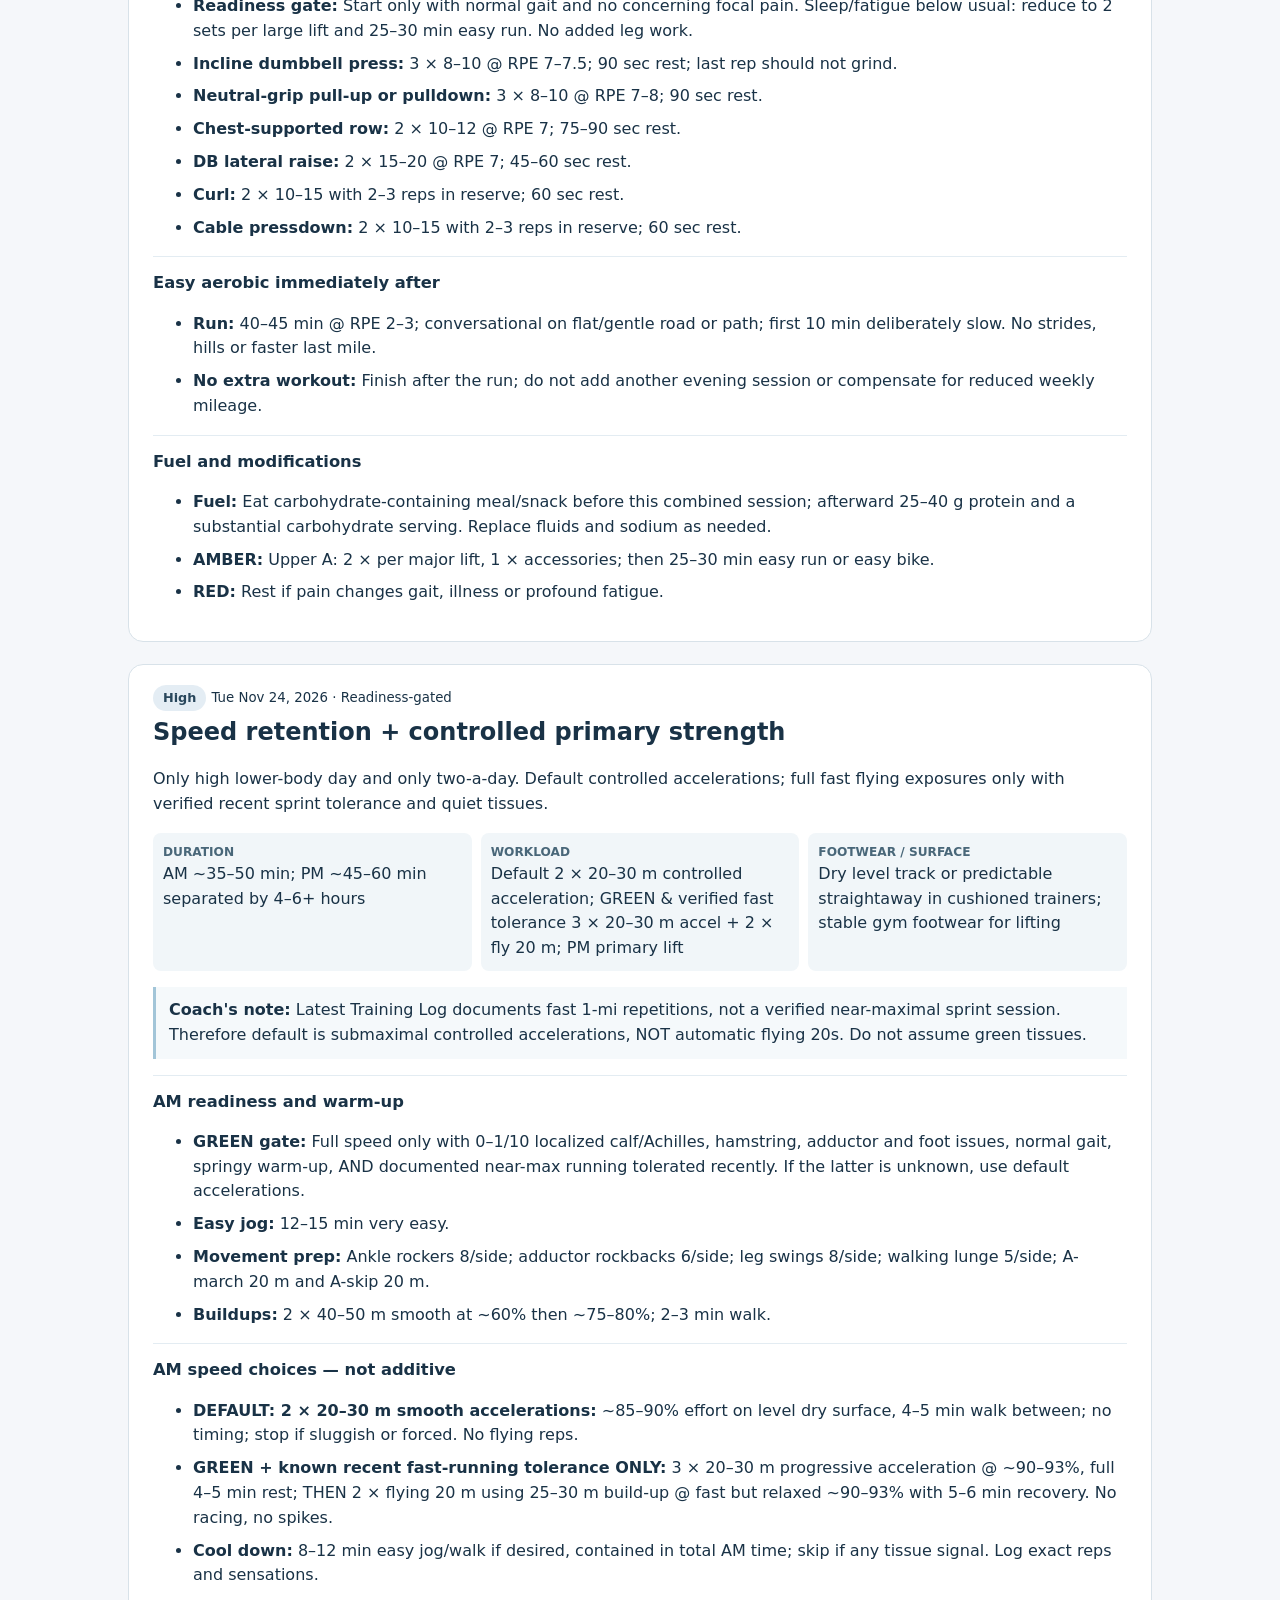
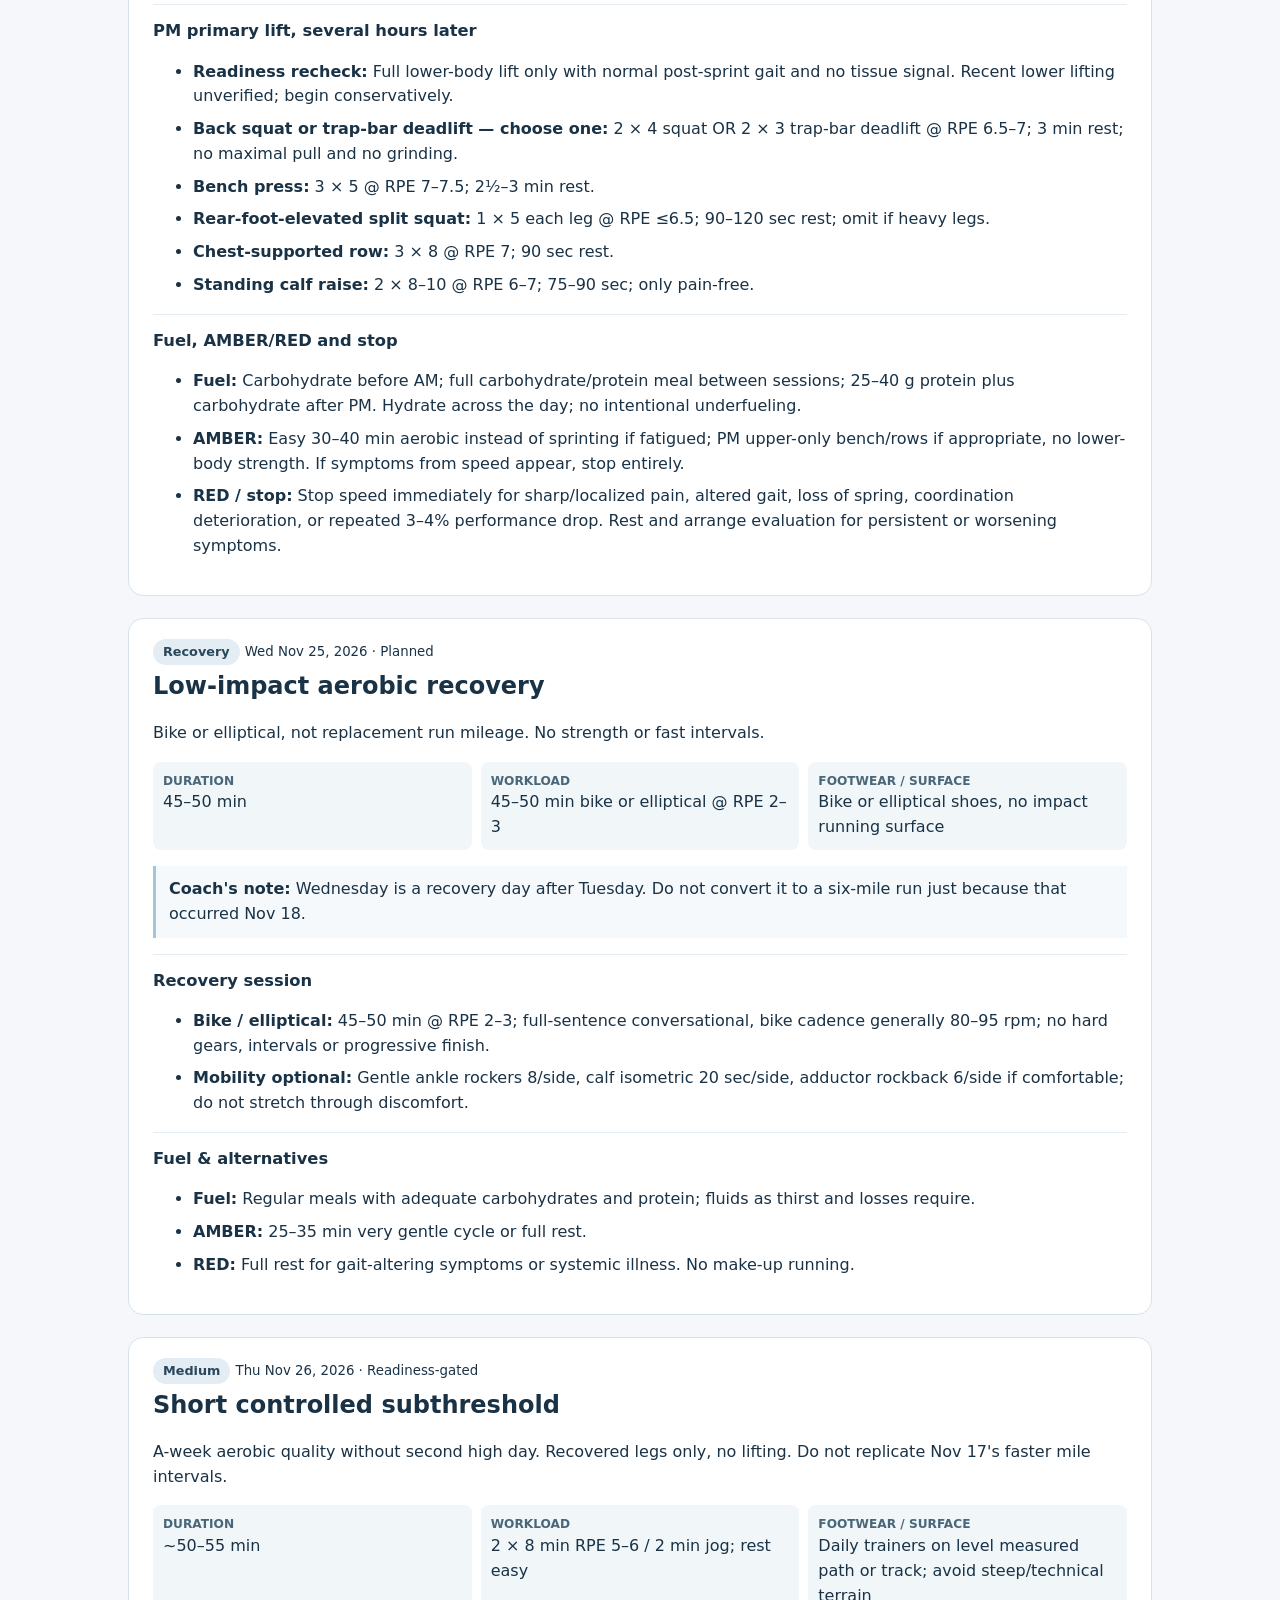
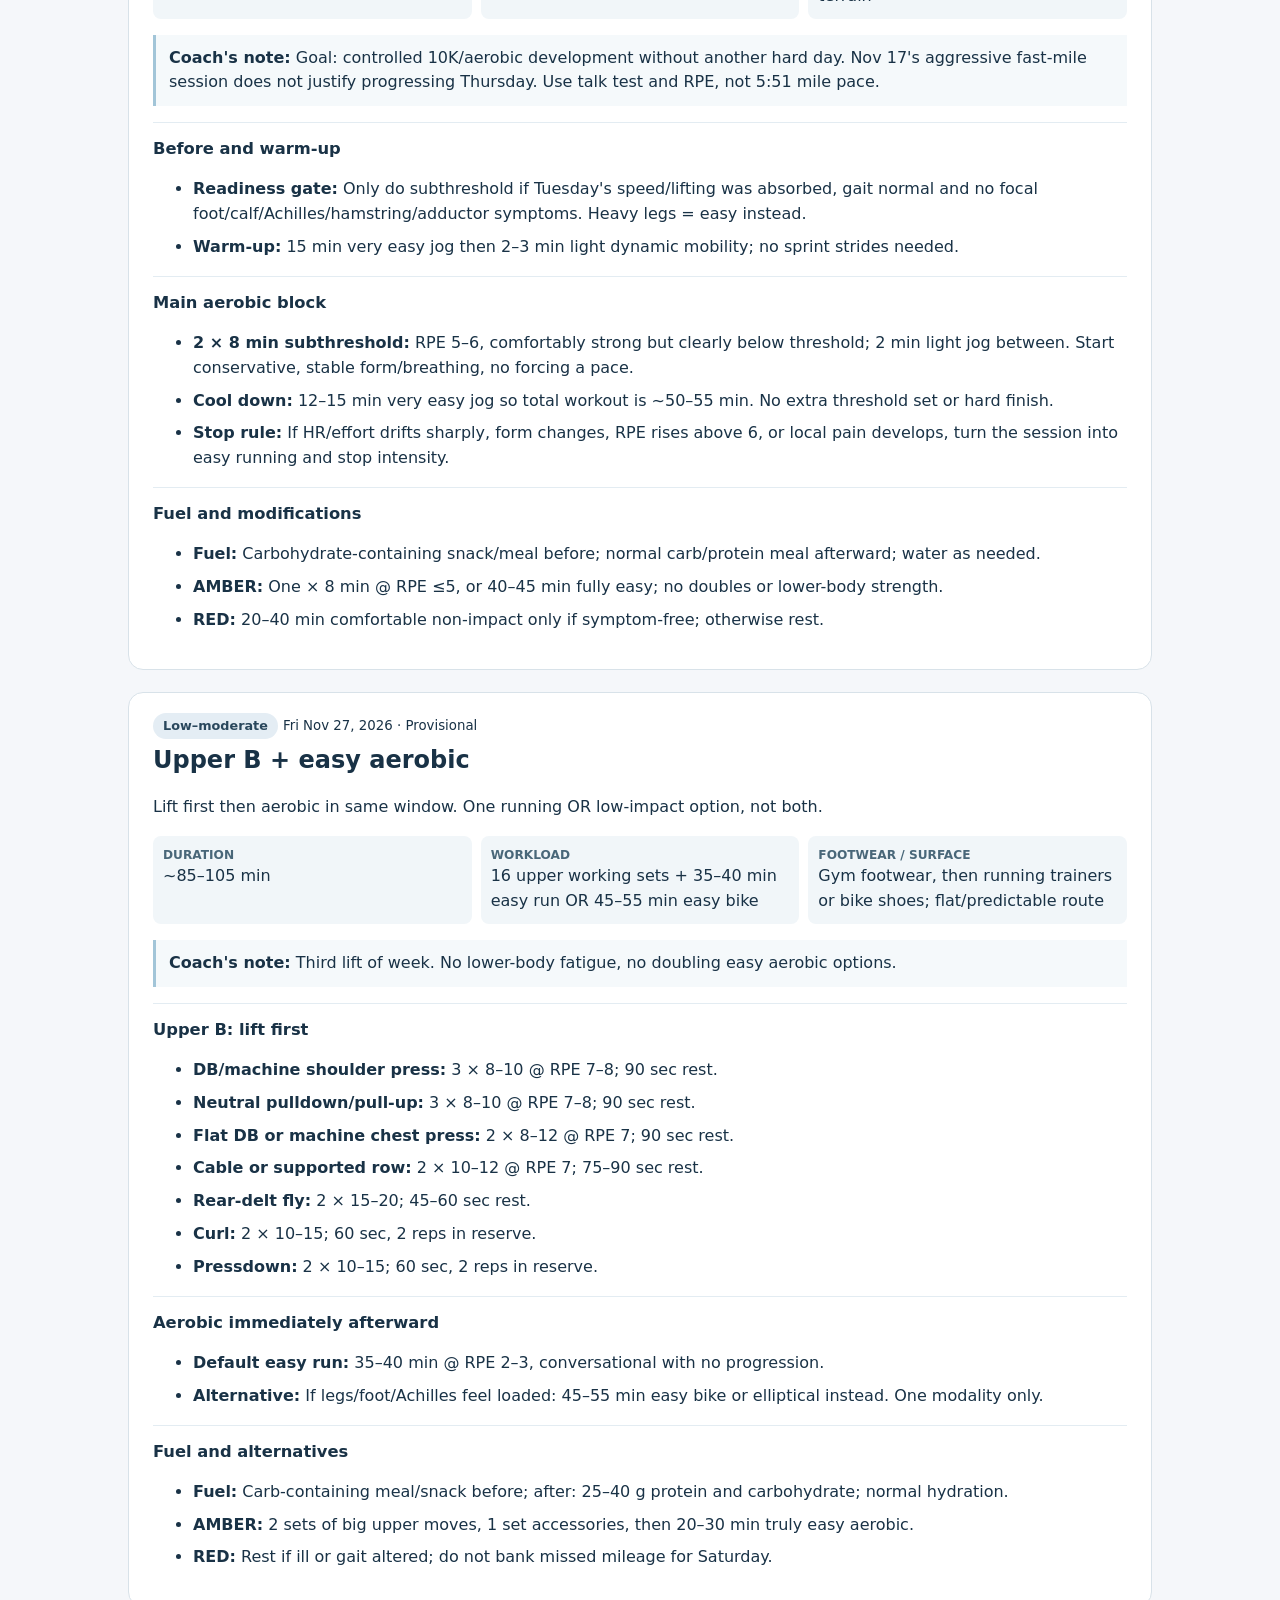
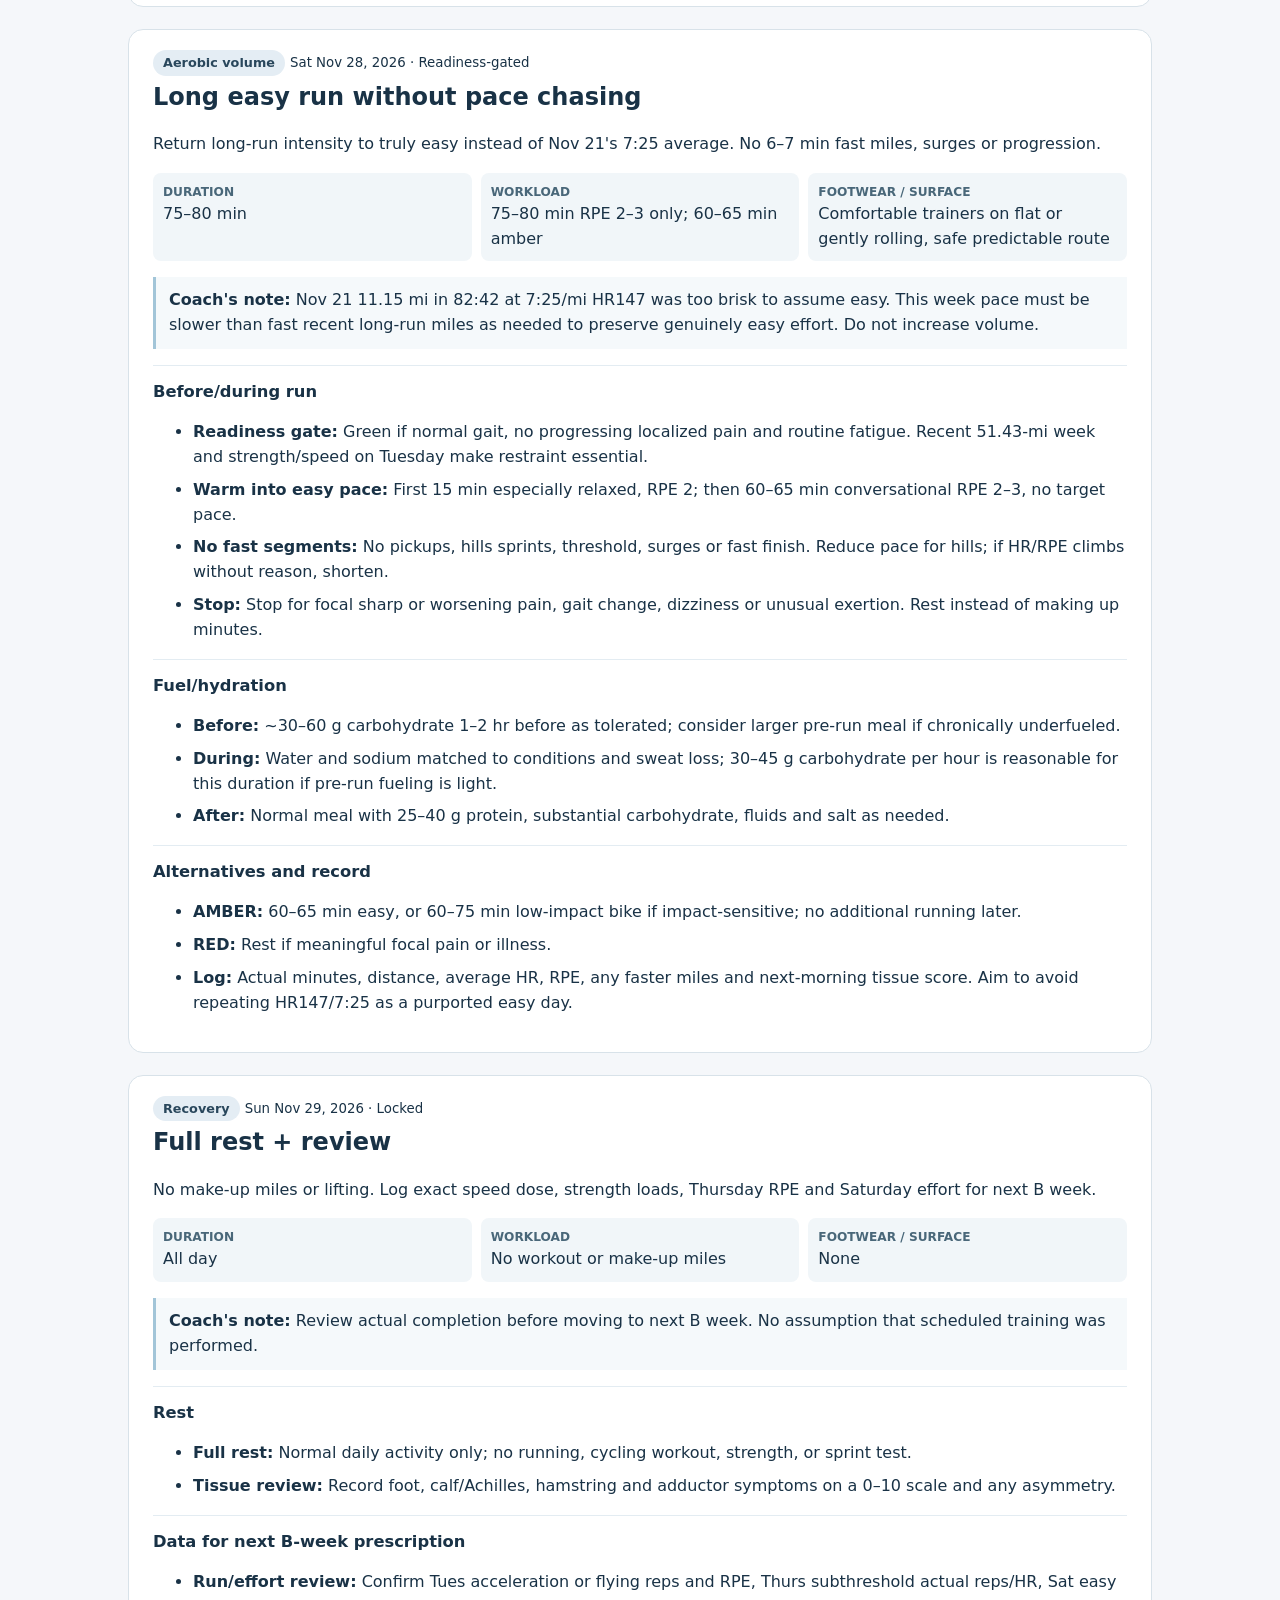
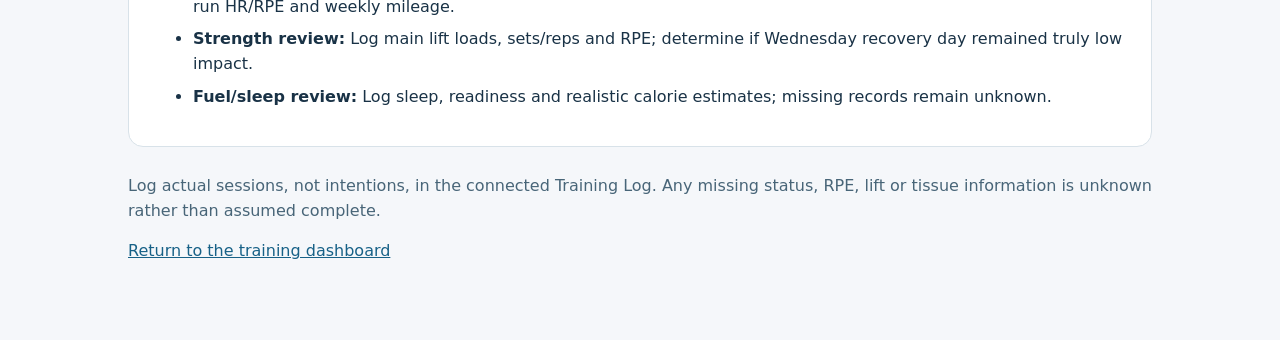
<file: week-of-2026-11-23.html>
<!doctype html>
<html lang="en"><head><meta charset="utf-8"><meta name="viewport" content="width=device-width,initial-scale=1">
<meta name="description" content="Detailed A Week 5 aerobic rebuild 10K training plan November 23–29 2026">
<title>November 23–29, 2026 · A Week 5 | Become Fast</title><style>:root{color-scheme:light}*{box-sizing:border-box}body{margin:0;background:#f5f7fa;color:#193246;font:16px/1.55 system-ui,-apple-system,Segoe UI,sans-serif}.wrap{max-width:1060px;margin:auto;padding:24px 18px 60px}a{color:#176187}header{background:#16384f;color:white;padding:28px 32px;border-radius:18px}header a{color:#c9e9fe}.eye{letter-spacing:.13em;text-transform:uppercase;font-size:.76rem;font-weight:700;color:#c8e1ee}h1{font-size:clamp(1.9rem,4vw,2.65rem);margin:9px 0}header p{color:#deecf6;max-width:900px}.notice{background:#fff;border:1px solid #d4e2ec;border-radius:13px;padding:18px;margin:21px 0}.scroller{overflow:auto;background:white;border:1px solid #d8e4eb;border-radius:13px}table{border-collapse:collapse;width:100%}th,td{text-align:left;vertical-align:top;padding:10px 12px;border-bottom:1px solid #e5edf1}th{background:#e9f0f5;min-width:105px}tr:last-child td{border:0}.day{background:white;border:1px solid #d8e2e9;border-radius:15px;margin:22px 0;padding:20px 24px}.day h2{margin:3px 0}.tag{display:inline-block;font-size:.8rem;background:#e4edf4;color:#29475c;padding:3px 10px;border-radius:99px;font-weight:700}.facts{display:grid;grid-template-columns:repeat(auto-fit,minmax(190px,1fr));gap:9px;margin:16px 0}.facts div{padding:10px;background:#f1f6f9;border-radius:8px}.facts b{display:block;color:#496779;font-size:.76rem;text-transform:uppercase}.block{border-top:1px solid #e3ecf2;padding-top:13px;margin-top:15px}.block h3{margin:0;font-size:1.02rem}.block li{margin:8px 0}.coach{background:#f5f9fb;padding:11px 13px;border-left:3px solid #a2c5d8}footer{margin-top:27px;color:#486578}@media print{body{background:white}.day{break-inside:avoid}}</style></head><body><main class="wrap">
<header><a href="./">Back to primary training dashboard</a><div class="eye">Become Fast · Aerobic rebuild / 10K · A Week 5</div><h1>November 23–29, 2026</h1><p>Speed retention with verified-readiness gates, low-impact Wednesday, restrained Thursday subthreshold, genuinely easy Saturday, three lifts and exactly one planned two-a-day.</p></header>
<section class="notice"><strong>Evidence as of November 22, 2026.</strong> Connected Training Log Nov 16–21: 7.31 + 10.83 + 6.07 + 10.06 + 6.01 + 11.15 = 51.43 miles in six recorded days (Daily Log rounds to 51.5 mi). On Nov 17, the 10.83-mile run contains six roughly one-mile faster segments at 7:05, 6:32, 6:13, 5:51, 6:32 and 6:46/mi, but intensity/RPE and the prescribed lift cannot be confirmed. Nov 19 run: 10.06 mi in 85:03, 8:27/mi, HR 132. Nov 21 run: 11.15 mi in 82:42, 7:25/mi, average HR 147 with several miles near 7:00, not a reliably easy long-run effort. Nov 16–18 readiness 5/5; Nov 19 4/5; Nov 20–22 readiness unknown. Recent sprint work, lift doses and lower-leg/hamstring/adductor tissue ratings remain unverified. Nov 16–18 estimated intake 3750/3600/3550 kcal, not confirmed energy deficit. Compared with the prior Nov 9–14 verified 46.86 mi, this is increased load, so the next week is a restrained A-week with no automatic mileage or sprint progression.<p><strong>Prescription is provisional.</strong> More running is not automatically better this week; the priority is to absorb the recent load. All fast running depends on normal mechanics and tissue response.</p></section>
<div class="scroller"><table><thead><tr><th>Day</th><th>Session</th><th>Prescription</th></tr></thead><tbody><tr><td><a href="#day1">Mon Nov 23</a></td><td>Upper A + easy run</td><td>14 upper sets + 40–45 min easy run</td></tr><tr><td><a href="#day2">Tue Nov 24</a></td><td>Speed retention + controlled primary strength</td><td>Default 2 × 20–30 m smooth accel; GREEN + proven tolerance: 3 × 20–30 m + 2 × fly 20 m; PM strength</td></tr><tr><td><a href="#day3">Wed Nov 25</a></td><td>Low-impact aerobic recovery</td><td>45–50 min easy bike/elliptical RPE 2–3</td></tr><tr><td><a href="#day4">Thu Nov 26</a></td><td>Short controlled subthreshold</td><td>2 × 8 min RPE 5–6 / 2 min jog; ~50–55 min total</td></tr><tr><td><a href="#day5">Fri Nov 27</a></td><td>Upper B + easy aerobic</td><td>16 upper sets + 35–40 min easy run OR 45–55 min bike</td></tr><tr><td><a href="#day6">Sat Nov 28</a></td><td>Long easy run without pace chasing</td><td>75–80 min genuinely easy RPE 2–3; amber 60–65 min</td></tr><tr><td><a href="#day7">Sun Nov 29</a></td><td>Full rest + review</td><td>Full rest</td></tr></tbody></table></div>
<article class="day" id="day1"><span class="tag">Low–moderate</span> <small>Mon Nov 23, 2026 · Provisional</small><h2>Upper A + easy run</h2><p>Single training window; Upper A first, then relaxed aerobic run. Leave legs fresh after recent 51.4-mile week.</p><div class="facts"><div><b>Duration</b>~85–105 min total</div><div><b>Workload</b>14 upper working sets + 40–45 min easy run</div><div><b>Footwear / surface</b>Stable gym shoes then comfortable neutral trainers; level or gently rolling ground</div></div><p class="coach"><strong>Coach's note:</strong> Upper A comes first. This is not a second high day. Progression and AMRAPs inappropriate after a 51.4-mi week.</p><section class="block"><h3>Before and Upper A</h3><ul><li><strong>Readiness gate:</strong> Start only with normal gait and no concerning focal pain. Sleep/fatigue below usual: reduce to 2 sets per large lift and 25–30 min easy run. No added leg work.</li><li><strong>Incline dumbbell press:</strong> 3 × 8–10 @ RPE 7–7.5; 90 sec rest; last rep should not grind.</li><li><strong>Neutral-grip pull-up or pulldown:</strong> 3 × 8–10 @ RPE 7–8; 90 sec rest.</li><li><strong>Chest-supported row:</strong> 2 × 10–12 @ RPE 7; 75–90 sec rest.</li><li><strong>DB lateral raise:</strong> 2 × 15–20 @ RPE 7; 45–60 sec rest.</li><li><strong>Curl:</strong> 2 × 10–15 with 2–3 reps in reserve; 60 sec rest.</li><li><strong>Cable pressdown:</strong> 2 × 10–15 with 2–3 reps in reserve; 60 sec rest.</li></ul></section><section class="block"><h3>Easy aerobic immediately after</h3><ul><li><strong>Run:</strong> 40–45 min @ RPE 2–3; conversational on flat/gentle road or path; first 10 min deliberately slow. No strides, hills or faster last mile.</li><li><strong>No extra workout:</strong> Finish after the run; do not add another evening session or compensate for reduced weekly mileage.</li></ul></section><section class="block"><h3>Fuel and modifications</h3><ul><li><strong>Fuel:</strong> Eat carbohydrate-containing meal/snack before this combined session; afterward 25–40 g protein and a substantial carbohydrate serving. Replace fluids and sodium as needed.</li><li><strong>AMBER:</strong> Upper A: 2 × per major lift, 1 × accessories; then 25–30 min easy run or easy bike.</li><li><strong>RED:</strong> Rest if pain changes gait, illness or profound fatigue.</li></ul></section></article>
<article class="day" id="day2"><span class="tag">High</span> <small>Tue Nov 24, 2026 · Readiness-gated</small><h2>Speed retention + controlled primary strength</h2><p>Only high lower-body day and only two-a-day. Default controlled accelerations; full fast flying exposures only with verified recent sprint tolerance and quiet tissues.</p><div class="facts"><div><b>Duration</b>AM ~35–50 min; PM ~45–60 min separated by 4–6+ hours</div><div><b>Workload</b>Default 2 × 20–30 m controlled acceleration; GREEN &amp; verified fast tolerance 3 × 20–30 m accel + 2 × fly 20 m; PM primary lift</div><div><b>Footwear / surface</b>Dry level track or predictable straightaway in cushioned trainers; stable gym footwear for lifting</div></div><p class="coach"><strong>Coach's note:</strong> Latest Training Log documents fast 1-mi repetitions, not a verified near-maximal sprint session. Therefore default is submaximal controlled accelerations, NOT automatic flying 20s. Do not assume green tissues.</p><section class="block"><h3>AM readiness and warm-up</h3><ul><li><strong>GREEN gate:</strong> Full speed only with 0–1/10 localized calf/Achilles, hamstring, adductor and foot issues, normal gait, springy warm-up, AND documented near-max running tolerated recently. If the latter is unknown, use default accelerations.</li><li><strong>Easy jog:</strong> 12–15 min very easy.</li><li><strong>Movement prep:</strong> Ankle rockers 8/side; adductor rockbacks 6/side; leg swings 8/side; walking lunge 5/side; A-march 20 m and A-skip 20 m.</li><li><strong>Buildups:</strong> 2 × 40–50 m smooth at ~60% then ~75–80%; 2–3 min walk.</li></ul></section><section class="block"><h3>AM speed choices — not additive</h3><ul><li><strong>DEFAULT: 2 × 20–30 m smooth accelerations:</strong> ~85–90% effort on level dry surface, 4–5 min walk between; no timing; stop if sluggish or forced. No flying reps.</li><li><strong>GREEN + known recent fast-running tolerance ONLY:</strong> 3 × 20–30 m progressive acceleration @ ~90–93%, full 4–5 min rest; THEN 2 × flying 20 m using 25–30 m build-up @ fast but relaxed ~90–93% with 5–6 min recovery. No racing, no spikes.</li><li><strong>Cool down:</strong> 8–12 min easy jog/walk if desired, contained in total AM time; skip if any tissue signal. Log exact reps and sensations.</li></ul></section><section class="block"><h3>PM primary lift, several hours later</h3><ul><li><strong>Readiness recheck:</strong> Full lower-body lift only with normal post-sprint gait and no tissue signal. Recent lower lifting unverified; begin conservatively.</li><li><strong>Back squat or trap-bar deadlift — choose one:</strong> 2 × 4 squat OR 2 × 3 trap-bar deadlift @ RPE 6.5–7; 3 min rest; no maximal pull and no grinding.</li><li><strong>Bench press:</strong> 3 × 5 @ RPE 7–7.5; 2½–3 min rest.</li><li><strong>Rear-foot-elevated split squat:</strong> 1 × 5 each leg @ RPE ≤6.5; 90–120 sec rest; omit if heavy legs.</li><li><strong>Chest-supported row:</strong> 3 × 8 @ RPE 7; 90 sec rest.</li><li><strong>Standing calf raise:</strong> 2 × 8–10 @ RPE 6–7; 75–90 sec; only pain-free.</li></ul></section><section class="block"><h3>Fuel, AMBER/RED and stop</h3><ul><li><strong>Fuel:</strong> Carbohydrate before AM; full carbohydrate/protein meal between sessions; 25–40 g protein plus carbohydrate after PM. Hydrate across the day; no intentional underfueling.</li><li><strong>AMBER:</strong> Easy 30–40 min aerobic instead of sprinting if fatigued; PM upper-only bench/rows if appropriate, no lower-body strength. If symptoms from speed appear, stop entirely.</li><li><strong>RED / stop:</strong> Stop speed immediately for sharp/localized pain, altered gait, loss of spring, coordination deterioration, or repeated 3–4% performance drop. Rest and arrange evaluation for persistent or worsening symptoms.</li></ul></section></article>
<article class="day" id="day3"><span class="tag">Recovery</span> <small>Wed Nov 25, 2026 · Planned</small><h2>Low-impact aerobic recovery</h2><p>Bike or elliptical, not replacement run mileage. No strength or fast intervals.</p><div class="facts"><div><b>Duration</b>45–50 min</div><div><b>Workload</b>45–50 min bike or elliptical @ RPE 2–3</div><div><b>Footwear / surface</b>Bike or elliptical shoes, no impact running surface</div></div><p class="coach"><strong>Coach's note:</strong> Wednesday is a recovery day after Tuesday. Do not convert it to a six-mile run just because that occurred Nov 18.</p><section class="block"><h3>Recovery session</h3><ul><li><strong>Bike / elliptical:</strong> 45–50 min @ RPE 2–3; full-sentence conversational, bike cadence generally 80–95 rpm; no hard gears, intervals or progressive finish.</li><li><strong>Mobility optional:</strong> Gentle ankle rockers 8/side, calf isometric 20 sec/side, adductor rockback 6/side if comfortable; do not stretch through discomfort.</li></ul></section><section class="block"><h3>Fuel &amp; alternatives</h3><ul><li><strong>Fuel:</strong> Regular meals with adequate carbohydrates and protein; fluids as thirst and losses require.</li><li><strong>AMBER:</strong> 25–35 min very gentle cycle or full rest.</li><li><strong>RED:</strong> Full rest for gait-altering symptoms or systemic illness. No make-up running.</li></ul></section></article>
<article class="day" id="day4"><span class="tag">Medium</span> <small>Thu Nov 26, 2026 · Readiness-gated</small><h2>Short controlled subthreshold</h2><p>A-week aerobic quality without second high day. Recovered legs only, no lifting. Do not replicate Nov 17&#39;s faster mile intervals.</p><div class="facts"><div><b>Duration</b>~50–55 min</div><div><b>Workload</b>2 × 8 min RPE 5–6 / 2 min jog; rest easy</div><div><b>Footwear / surface</b>Daily trainers on level measured path or track; avoid steep/technical terrain</div></div><p class="coach"><strong>Coach's note:</strong> Goal: controlled 10K/aerobic development without another hard day. Nov 17&#39;s aggressive fast-mile session does not justify progressing Thursday. Use talk test and RPE, not 5:51 mile pace.</p><section class="block"><h3>Before and warm-up</h3><ul><li><strong>Readiness gate:</strong> Only do subthreshold if Tuesday&#39;s speed/lifting was absorbed, gait normal and no focal foot/calf/Achilles/hamstring/adductor symptoms. Heavy legs = easy instead.</li><li><strong>Warm-up:</strong> 15 min very easy jog then 2–3 min light dynamic mobility; no sprint strides needed.</li></ul></section><section class="block"><h3>Main aerobic block</h3><ul><li><strong>2 × 8 min subthreshold:</strong> RPE 5–6, comfortably strong but clearly below threshold; 2 min light jog between. Start conservative, stable form/breathing, no forcing a pace.</li><li><strong>Cool down:</strong> 12–15 min very easy jog so total workout is ~50–55 min. No extra threshold set or hard finish.</li><li><strong>Stop rule:</strong> If HR/effort drifts sharply, form changes, RPE rises above 6, or local pain develops, turn the session into easy running and stop intensity.</li></ul></section><section class="block"><h3>Fuel and modifications</h3><ul><li><strong>Fuel:</strong> Carbohydrate-containing snack/meal before; normal carb/protein meal afterward; water as needed.</li><li><strong>AMBER:</strong> One × 8 min @ RPE ≤5, or 40–45 min fully easy; no doubles or lower-body strength.</li><li><strong>RED:</strong> 20–40 min comfortable non-impact only if symptom-free; otherwise rest.</li></ul></section></article>
<article class="day" id="day5"><span class="tag">Low–moderate</span> <small>Fri Nov 27, 2026 · Provisional</small><h2>Upper B + easy aerobic</h2><p>Lift first then aerobic in same window. One running OR low-impact option, not both.</p><div class="facts"><div><b>Duration</b>~85–105 min</div><div><b>Workload</b>16 upper working sets + 35–40 min easy run OR 45–55 min easy bike</div><div><b>Footwear / surface</b>Gym footwear, then running trainers or bike shoes; flat/predictable route</div></div><p class="coach"><strong>Coach's note:</strong> Third lift of week. No lower-body fatigue, no doubling easy aerobic options.</p><section class="block"><h3>Upper B: lift first</h3><ul><li><strong>DB/machine shoulder press:</strong> 3 × 8–10 @ RPE 7–8; 90 sec rest.</li><li><strong>Neutral pulldown/pull-up:</strong> 3 × 8–10 @ RPE 7–8; 90 sec rest.</li><li><strong>Flat DB or machine chest press:</strong> 2 × 8–12 @ RPE 7; 90 sec rest.</li><li><strong>Cable or supported row:</strong> 2 × 10–12 @ RPE 7; 75–90 sec rest.</li><li><strong>Rear-delt fly:</strong> 2 × 15–20; 45–60 sec rest.</li><li><strong>Curl:</strong> 2 × 10–15; 60 sec, 2 reps in reserve.</li><li><strong>Pressdown:</strong> 2 × 10–15; 60 sec, 2 reps in reserve.</li></ul></section><section class="block"><h3>Aerobic immediately afterward</h3><ul><li><strong>Default easy run:</strong> 35–40 min @ RPE 2–3, conversational with no progression.</li><li><strong>Alternative:</strong> If legs/foot/Achilles feel loaded: 45–55 min easy bike or elliptical instead. One modality only.</li></ul></section><section class="block"><h3>Fuel and alternatives</h3><ul><li><strong>Fuel:</strong> Carb-containing meal/snack before; after: 25–40 g protein and carbohydrate; normal hydration.</li><li><strong>AMBER:</strong> 2 sets of big upper moves, 1 set accessories, then 20–30 min truly easy aerobic.</li><li><strong>RED:</strong> Rest if ill or gait altered; do not bank missed mileage for Saturday.</li></ul></section></article>
<article class="day" id="day6"><span class="tag">Aerobic volume</span> <small>Sat Nov 28, 2026 · Readiness-gated</small><h2>Long easy run without pace chasing</h2><p>Return long-run intensity to truly easy instead of Nov 21&#39;s 7:25 average. No 6–7 min fast miles, surges or progression.</p><div class="facts"><div><b>Duration</b>75–80 min</div><div><b>Workload</b>75–80 min RPE 2–3 only; 60–65 min amber</div><div><b>Footwear / surface</b>Comfortable trainers on flat or gently rolling, safe predictable route</div></div><p class="coach"><strong>Coach's note:</strong> Nov 21 11.15 mi in 82:42 at 7:25/mi HR147 was too brisk to assume easy. This week pace must be slower than fast recent long-run miles as needed to preserve genuinely easy effort. Do not increase volume.</p><section class="block"><h3>Before/during run</h3><ul><li><strong>Readiness gate:</strong> Green if normal gait, no progressing localized pain and routine fatigue. Recent 51.43-mi week and strength/speed on Tuesday make restraint essential.</li><li><strong>Warm into easy pace:</strong> First 15 min especially relaxed, RPE 2; then 60–65 min conversational RPE 2–3, no target pace.</li><li><strong>No fast segments:</strong> No pickups, hills sprints, threshold, surges or fast finish. Reduce pace for hills; if HR/RPE climbs without reason, shorten.</li><li><strong>Stop:</strong> Stop for focal sharp or worsening pain, gait change, dizziness or unusual exertion. Rest instead of making up minutes.</li></ul></section><section class="block"><h3>Fuel/hydration</h3><ul><li><strong>Before:</strong> ~30–60 g carbohydrate 1–2 hr before as tolerated; consider larger pre-run meal if chronically underfueled.</li><li><strong>During:</strong> Water and sodium matched to conditions and sweat loss; 30–45 g carbohydrate per hour is reasonable for this duration if pre-run fueling is light.</li><li><strong>After:</strong> Normal meal with 25–40 g protein, substantial carbohydrate, fluids and salt as needed.</li></ul></section><section class="block"><h3>Alternatives and record</h3><ul><li><strong>AMBER:</strong> 60–65 min easy, or 60–75 min low-impact bike if impact-sensitive; no additional running later.</li><li><strong>RED:</strong> Rest if meaningful focal pain or illness.</li><li><strong>Log:</strong> Actual minutes, distance, average HR, RPE, any faster miles and next-morning tissue score. Aim to avoid repeating HR147/7:25 as a purported easy day.</li></ul></section></article>
<article class="day" id="day7"><span class="tag">Recovery</span> <small>Sun Nov 29, 2026 · Locked</small><h2>Full rest + review</h2><p>No make-up miles or lifting. Log exact speed dose, strength loads, Thursday RPE and Saturday effort for next B week.</p><div class="facts"><div><b>Duration</b>All day</div><div><b>Workload</b>No workout or make-up miles</div><div><b>Footwear / surface</b>None</div></div><p class="coach"><strong>Coach's note:</strong> Review actual completion before moving to next B week. No assumption that scheduled training was performed.</p><section class="block"><h3>Rest</h3><ul><li><strong>Full rest:</strong> Normal daily activity only; no running, cycling workout, strength, or sprint test.</li><li><strong>Tissue review:</strong> Record foot, calf/Achilles, hamstring and adductor symptoms on a 0–10 scale and any asymmetry.</li></ul></section><section class="block"><h3>Data for next B-week prescription</h3><ul><li><strong>Run/effort review:</strong> Confirm Tues acceleration or flying reps and RPE, Thurs subthreshold actual reps/HR, Sat easy run HR/RPE and weekly mileage.</li><li><strong>Strength review:</strong> Log main lift loads, sets/reps and RPE; determine if Wednesday recovery day remained truly low impact.</li><li><strong>Fuel/sleep review:</strong> Log sleep, readiness and realistic calorie estimates; missing records remain unknown.</li></ul></section></article>
<footer><p>Log actual sessions, not intentions, in the connected Training Log. Any missing status, RPE, lift or tissue information is unknown rather than assumed complete.</p><p><a href="./">Return to the training dashboard</a></p></footer></main></body></html>
</file>
<file: styles.css>
:root {
  --ink: #eef3f7;
  --muted: #9aaab7;
  --surface: #101820;
  --surface-2: #17232d;
  --surface-3: #21303b;
  --line: rgba(238, 243, 247, 0.12);
  --accent: #ff7a2f;
  --accent-2: #ffb15c;
  --green: #8be8b0;
  --danger: #ff8e8e;
  --shadow: 0 22px 60px rgba(0, 0, 0, 0.28);
  --radius: 18px;
  --max: 1240px;
}

* { box-sizing: border-box; }
html { scroll-behavior: smooth; }
body {
  margin: 0;
  color: var(--ink);
  background: #0b1117;
  font-family: Inter, ui-sans-serif, system-ui, -apple-system, BlinkMacSystemFont, "Segoe UI", sans-serif;
  line-height: 1.5;
}
button, input { font: inherit; }
button, a { -webkit-tap-highlight-color: transparent; }
a { color: inherit; }

.skip-link {
  position: fixed;
  top: 12px;
  left: 12px;
  z-index: 100;
  transform: translateY(-160%);
  padding: 10px 14px;
  border-radius: 10px;
  background: var(--ink);
  color: #0b1117;
}
.skip-link:focus { transform: translateY(0); }

.hero {
  position: relative;
  overflow: hidden;
  border-bottom: 1px solid var(--line);
  background:
    radial-gradient(circle at 84% 15%, rgba(255, 122, 47, 0.18), transparent 34%),
    linear-gradient(150deg, #111c25 0%, #0b1117 62%);
}
.hero::after {
  content: "";
  position: absolute;
  inset: auto -8% -200px 42%;
  height: 360px;
  border: 34px solid rgba(255, 122, 47, 0.08);
  border-radius: 50%;
  transform: rotate(-10deg);
  pointer-events: none;
}
.topbar,
.hero-grid,
main > section,
footer {
  width: min(calc(100% - 36px), var(--max));
  margin-inline: auto;
}
.topbar {
  min-height: 76px;
  display: flex;
  align-items: center;
  justify-content: space-between;
  border-bottom: 1px solid var(--line);
}
.brand {
  display: inline-flex;
  gap: 12px;
  align-items: center;
  text-decoration: none;
  font-size: 0.78rem;
  font-weight: 800;
  letter-spacing: 0.13em;
}
.brand-mark {
  display: grid;
  place-items: center;
  width: 46px;
  height: 32px;
  border-radius: 8px 14px 8px 14px;
  color: #0b1117;
  background: var(--accent);
  font-size: 0.9rem;
  letter-spacing: 0.02em;
}
.top-actions { display: flex; flex-wrap: wrap; justify-content: flex-end; gap: 10px; }
.ghost-button,
.text-button {
  border: 0;
  cursor: pointer;
  text-decoration: none;
}
.ghost-button {
  padding: 9px 13px;
  border: 1px solid var(--line);
  border-radius: 999px;
  color: var(--muted);
  background: rgba(255,255,255,0.03);
}
.ghost-button:hover,
.ghost-button:focus-visible { color: var(--ink); border-color: rgba(255,255,255,0.3); }

.hero-grid {
  position: relative;
  z-index: 1;
  display: grid;
  grid-template-columns: minmax(0, 1.35fr) minmax(300px, 0.65fr);
  gap: clamp(32px, 6vw, 90px);
  align-items: center;
  padding: 72px 0 82px;
}
.eyebrow {
  margin: 0 0 12px;
  color: var(--accent-2);
  font-size: 0.74rem;
  font-weight: 850;
  letter-spacing: 0.18em;
}
h1, h2, h3, p { text-wrap: pretty; }
h1 {
  max-width: 780px;
  margin: 0;
  font-size: clamp(3.1rem, 8vw, 7.2rem);
  line-height: 0.89;
  letter-spacing: -0.065em;
}
h2 {
  margin: 0;
  font-size: clamp(1.9rem, 4vw, 3.15rem);
  line-height: 1.02;
  letter-spacing: -0.04em;
}
h3 { margin: 0; line-height: 1.16; }
.hero-copy {
  max-width: 760px;
  margin: 28px 0 0;
  color: #bdc8d1;
  font-size: clamp(1.05rem, 2vw, 1.25rem);
}
.hero-tags {
  display: flex;
  flex-wrap: wrap;
  gap: 8px;
  margin-top: 30px;
}
.hero-tags span,
.card-tag,
.intensity-tag {
  display: inline-flex;
  align-items: center;
  min-height: 28px;
  padding: 4px 10px;
  border-radius: 999px;
  font-size: 0.72rem;
  font-weight: 750;
  letter-spacing: 0.03em;
}
.hero-tags span {
  color: var(--muted);
  border: 1px solid var(--line);
  background: rgba(255,255,255,0.035);
}
.session-card {
  padding: 26px;
  border: 1px solid var(--line);
  border-radius: var(--radius);
  background: rgba(23, 35, 45, 0.86);
  box-shadow: var(--shadow);
  backdrop-filter: blur(10px);
}
.session-kicker { color: var(--green); font-size: 0.78rem; font-weight: 800; text-transform: uppercase; letter-spacing: 0.14em; }
.session-card h2 { margin-top: 8px; font-size: 2rem; }
.session-card > p { margin: 8px 0 22px; color: var(--muted); }
.session-card dl { margin: 0 0 24px; }
.session-card dl div {
  display: flex;
  justify-content: space-between;
  gap: 20px;
  padding: 9px 0;
  border-bottom: 1px solid var(--line);
}
.session-card dt { color: var(--muted); }
.session-card dd { margin: 0; font-weight: 700; text-align: right; }
.primary-button {
  display: inline-flex;
  justify-content: center;
  width: 100%;
  padding: 12px 16px;
  border-radius: 12px;
  background: var(--accent);
  color: #111820;
  font-weight: 850;
  text-decoration: none;
}
.shared-logs-connect { margin: 12px 0 20px; white-space: normal; }
.sync-conflicts { border: 1px solid var(--accent); border-radius: 12px; padding: 12px; margin: 14px 0; }
.sync-conflicts button { white-space: normal; margin: 5px 4px 0 0; }
.training-history { margin-top: 24px; }
.training-history summary { cursor: pointer; color: var(--accent-2); }
#trainingHistory { max-height: 420px; overflow-y: auto; margin-top: 12px; }
.training-history-day { display: block; width: 100%; white-space: normal; text-align: left; margin: 8px 0; }

.primary-button:hover,
.primary-button:focus-visible { background: var(--accent-2); }

main > section { padding: 84px 0; }
.section-heading {
  display: flex;
  justify-content: space-between;
  align-items: end;
  gap: 30px;
  margin-bottom: 28px;
}
.progress-label, .muted { color: var(--muted); }
.progress-track {
  height: 8px;
  overflow: hidden;
  margin-bottom: 28px;
  border-radius: 999px;
  background: var(--surface-2);
}
.progress-track div {
  width: 0;
  height: 100%;
  border-radius: inherit;
  background: linear-gradient(90deg, var(--accent), var(--accent-2));
  transition: width 180ms ease;
}
.timeline {
  display: grid;
  grid-template-columns: repeat(3, minmax(0, 1fr));
  gap: 14px;
}
.timeline-group {
  overflow: hidden;
  border: 1px solid var(--line);
  border-radius: 16px;
  background: var(--surface);
}
.timeline-group h3 {
  display: flex;
  align-items: center;
  justify-content: space-between;
  min-height: 58px;
  padding: 14px 16px;
  border-bottom: 1px solid var(--line);
  font-size: 1rem;
}
.timeline-group h3 span { color: var(--muted); font-size: 0.72rem; font-weight: 600; }
.check-item {
  position: relative;
  display: grid;
  grid-template-columns: 24px 1fr;
  gap: 10px;
  padding: 13px 16px;
  border-bottom: 1px solid rgba(255,255,255,0.06);
  cursor: pointer;
}
.check-item:last-child { border-bottom: 0; }
.check-item:hover { background: rgba(255,255,255,0.035); }
.check-item input {
  width: 18px;
  height: 18px;
  margin: 2px 0 0;
  accent-color: var(--accent);
}
.check-item strong { display: block; font-size: 0.91rem; }
.check-item small { display: block; margin-top: 2px; color: var(--muted); }
.check-item:has(input:checked) strong,
.check-item:has(input:checked) small { opacity: 0.5; text-decoration: line-through; }

.library-section { border-top: 1px solid var(--line); }
.library-heading-row { align-items: end; }
.library-heading-row .muted { max-width: 420px; margin: 0; text-align: right; }
.toolbox {
  position: sticky;
  top: 10px;
  z-index: 15;
  padding: 14px;
  border: 1px solid var(--line);
  border-radius: 18px;
  background: rgba(11, 17, 23, 0.88);
  box-shadow: 0 12px 32px rgba(0,0,0,0.22);
  backdrop-filter: blur(12px);
}
.search-wrap {
  display: flex;
  align-items: center;
  gap: 10px;
  min-height: 48px;
  padding: 0 14px;
  border: 1px solid var(--line);
  border-radius: 12px;
  background: var(--surface);
}
.search-wrap svg {
  width: 20px;
  fill: none;
  stroke: var(--muted);
  stroke-width: 2;
  stroke-linecap: round;
}
.search-wrap input {
  width: 100%;
  border: 0;
  outline: 0;
  color: var(--ink);
  background: transparent;
}
.search-wrap input::placeholder { color: #6f7e89; }
.filter-row {
  display: flex;
  gap: 8px;
  overflow-x: auto;
  padding-top: 12px;
  scrollbar-width: thin;
}
.filter-button {
  flex: 0 0 auto;
  padding: 8px 12px;
  border: 1px solid var(--line);
  border-radius: 999px;
  color: var(--muted);
  background: transparent;
  cursor: pointer;
}
.filter-button[aria-pressed="true"] {
  color: #101820;
  border-color: var(--accent);
  background: var(--accent);
  font-weight: 800;
}
.results-row {
  display: flex;
  justify-content: space-between;
  align-items: center;
  gap: 20px;
  min-height: 56px;
}
.results-row p { color: var(--muted); }
.text-button { padding: 0; color: var(--accent-2); background: transparent; }
.text-button:hover,
.text-button:focus-visible { text-decoration: underline; }
.exercise-grid {
  display: grid;
  grid-template-columns: repeat(3, minmax(0, 1fr));
  gap: 14px;
}
.exercise-card {
  position: relative;
  display: flex;
  flex-direction: column;
  min-height: 290px;
  padding: 20px;
  border: 1px solid var(--line);
  border-radius: 16px;
  background: linear-gradient(155deg, var(--surface-2), var(--surface));
  cursor: pointer;
  transition: transform 150ms ease, border-color 150ms ease, background 150ms ease;
}
.exercise-card:hover,
.exercise-card:focus-visible {
  outline: 0;
  transform: translateY(-3px);
  border-color: rgba(255, 177, 92, 0.5);
  background: linear-gradient(155deg, #1c2b36, #111b23);
}
.card-top {
  display: flex;
  justify-content: space-between;
  align-items: flex-start;
  gap: 10px;
}
.card-tags { display: flex; flex-wrap: wrap; gap: 6px; }
.card-tag { color: var(--accent-2); background: rgba(255,122,47,0.10); }
.intensity-tag { color: var(--green); background: rgba(139,232,176,0.09); }
.favorite-button {
  width: 34px;
  height: 34px;
  flex: 0 0 auto;
  border: 1px solid var(--line);
  border-radius: 50%;
  color: var(--muted);
  background: rgba(255,255,255,0.025);
  cursor: pointer;
  font-size: 1.2rem;
}
.favorite-button[aria-pressed="true"] { color: var(--accent-2); border-color: rgba(255,177,92,0.5); }
.exercise-card h3 { margin-top: 18px; font-size: 1.35rem; letter-spacing: -0.02em; }
.card-purpose { margin: 10px 0 16px; color: var(--muted); font-size: 0.92rem; }
.card-dose {
  margin-top: auto;
  padding-top: 16px;
  border-top: 1px solid var(--line);
  color: #d4dde4;
  font-size: 0.84rem;
}
.card-dose strong { color: var(--ink); }
.card-open { margin-top: 12px; color: var(--accent-2); font-size: 0.82rem; font-weight: 800; }
.empty-state { padding: 70px 20px; text-align: center; border: 1px dashed var(--line); border-radius: 16px; }
.empty-state p { color: var(--muted); }

.safety-section {
  display: grid;
  grid-template-columns: minmax(220px, 0.65fr) minmax(0, 1.35fr);
  gap: 60px;
  border-top: 1px solid var(--line);
}
.safety-grid { display: grid; gap: 10px; }
.safety-grid article {
  display: grid;
  grid-template-columns: 54px 180px 1fr;
  gap: 16px;
  align-items: start;
  padding: 20px 0;
  border-bottom: 1px solid var(--line);
}
.rule-number { color: var(--accent); font-weight: 850; }
.safety-grid p { margin: 0; color: var(--muted); }

footer {
  display: flex;
  justify-content: space-between;
  gap: 40px;
  padding: 30px 0 50px;
  border-top: 1px solid var(--line);
  color: var(--muted);
  font-size: 0.8rem;
}
footer p { max-width: 560px; }

#exerciseDialog {
  width: min(calc(100% - 28px), 760px);
  max-height: min(88vh, 900px);
  overflow: auto;
  padding: 0;
  border: 1px solid rgba(255,255,255,0.16);
  border-radius: 20px;
  color: var(--ink);
  background: #111a22;
  box-shadow: var(--shadow);
}
#exerciseDialog::backdrop { background: rgba(2, 7, 11, 0.78); backdrop-filter: blur(5px); }
.dialog-close {
  position: sticky;
  top: 14px;
  z-index: 3;
  float: right;
  width: 40px;
  height: 40px;
  margin: 14px 14px -54px 0;
  border: 1px solid var(--line);
  border-radius: 50%;
  color: var(--ink);
  background: #17232d;
  cursor: pointer;
  font-size: 1.45rem;
}
.dialog-inner { padding: 30px; }
.dialog-inner .eyebrow { margin-right: 54px; }
.dialog-inner h2 { margin-right: 54px; }
.dialog-purpose { margin: 14px 0 24px; color: #bdc8d1; font-size: 1.05rem; }
.dialog-meta {
  display: grid;
  grid-template-columns: repeat(2, minmax(0, 1fr));
  gap: 8px;
  margin-bottom: 26px;
}
.dialog-meta div { padding: 12px; border: 1px solid var(--line); border-radius: 12px; background: var(--surface); }
.dialog-meta span { display: block; color: var(--muted); font-size: 0.72rem; text-transform: uppercase; letter-spacing: 0.08em; }
.dialog-meta strong { display: block; margin-top: 3px; }
.dialog-section { margin-top: 24px; }
.dialog-section h3 { margin-bottom: 10px; color: var(--accent-2); font-size: 0.92rem; text-transform: uppercase; letter-spacing: 0.08em; }
.dialog-section ol { margin: 0; padding-left: 22px; }
.dialog-section li + li { margin-top: 8px; }
.cue-boxes { display: grid; grid-template-columns: 1fr 1fr; gap: 10px; }
.cue-box { padding: 14px; border-radius: 12px; background: rgba(139,232,176,0.08); }
.cue-box.error { background: rgba(255,142,142,0.08); }
.cue-box span { display: block; margin-bottom: 4px; color: var(--muted); font-size: 0.72rem; text-transform: uppercase; letter-spacing: 0.08em; }
.video-button {
  display: inline-flex;
  align-items: center;
  justify-content: center;
  width: 100%;
  margin-top: 24px;
  padding: 13px 16px;
  border-radius: 12px;
  color: #101820;
  background: var(--accent);
  font-weight: 850;
  text-decoration: none;
}
.video-button:hover,
.video-button:focus-visible { background: var(--accent-2); }
.video-note { margin: 8px 0 0; color: var(--muted); font-size: 0.76rem; text-align: center; }
.sr-only { position: absolute; width: 1px; height: 1px; padding: 0; margin: -1px; overflow: hidden; clip: rect(0,0,0,0); white-space: nowrap; border: 0; }

@media (max-width: 980px) {
  .hero-grid { grid-template-columns: 1fr; }
  .session-card { max-width: 620px; }
  .timeline, .exercise-grid { grid-template-columns: repeat(2, minmax(0, 1fr)); }
  .safety-section { grid-template-columns: 1fr; gap: 28px; }
}

@media (max-width: 680px) {
  .topbar, .hero-grid, main > section, footer { width: min(calc(100% - 24px), var(--max)); }
  .topbar { min-height: 66px; }
  .brand span:last-child { display: none; }
  .top-actions .ghost-button:first-child { display: none; }
  .hero-grid { padding: 54px 0 58px; }
  h1 { font-size: clamp(3.4rem, 18vw, 5.3rem); }
  main > section { padding: 62px 0; }
  .section-heading, .results-row, footer { align-items: flex-start; flex-direction: column; }
  .library-heading-row .muted { text-align: left; }
  .timeline, .exercise-grid { grid-template-columns: 1fr; }
  .exercise-card { min-height: 250px; }
  .safety-grid article { grid-template-columns: 42px 1fr; }
  .safety-grid article p { grid-column: 2; }
  .dialog-inner { padding: 24px 18px; }
  .dialog-meta, .cue-boxes { grid-template-columns: 1fr; }
}

@media print {
  .top-actions, .toolbox, .results-row, .favorite-button, .card-open, .video-button, .dialog-close { display: none !important; }
  body { color: #111; background: #fff; }
  .hero, .session-card, .timeline-group, .exercise-card, .safety-section { color: #111; background: #fff; box-shadow: none; }
  .hero-copy, .muted, .card-purpose, .progress-label, .check-item small, .safety-grid p { color: #444; }
  .exercise-grid { grid-template-columns: repeat(2, 1fr); }
}
</file>
<file: schedule.css>
.week-section {
  border-top: 1px solid var(--line);
}

.week-heading-row .muted {
  max-width: 430px;
  margin: 0;
  text-align: right;
}

.week-toolbar {
  display: flex;
  flex-wrap: wrap;
  gap: 10px;
  margin: -8px 0 24px;
}

.week-nav-button {
  border: 1px solid var(--line);
  border-radius: 999px;
  padding: 9px 13px;
  color: var(--muted);
  background: rgba(255,255,255,0.03);
  cursor: pointer;
}

.week-nav-button:hover,
.week-nav-button:focus-visible {
  color: var(--ink);
  border-color: rgba(255,255,255,0.3);
}

.week-nav-button:disabled {
  opacity: 0.35;
  cursor: not-allowed;
}

.week-summary {
  margin-bottom: 18px;
}

.week-summary-card {
  display: grid;
  grid-template-columns: minmax(0, 1.1fr) minmax(260px, 0.9fr);
  gap: 24px;
  padding: 22px;
  border: 1px solid var(--line);
  border-radius: 18px;
  background: linear-gradient(155deg, var(--surface-2), var(--surface));
}

.week-summary-card h3 {
  margin: 5px 0 10px;
  font-size: 1.55rem;
  letter-spacing: -0.03em;
}

.week-summary-card p {
  margin: 0;
  color: #bdc8d1;
}

.week-note {
  padding: 14px;
  border: 1px solid rgba(255, 177, 92, 0.24);
  border-radius: 14px;
  color: #d4dde4;
  background: rgba(255, 122, 47, 0.08);
}

.week-grid {
  display: grid;
  grid-template-columns: repeat(7, minmax(0, 1fr));
  gap: 10px;
}

.week-day-card {
  display: flex;
  min-height: 300px;
  flex-direction: column;
  padding: 16px;
  border: 1px solid var(--line);
  border-radius: 16px;
  background: var(--surface);
}

.week-day-card.is-high {
  border-color: rgba(255, 122, 47, 0.44);
  background: linear-gradient(155deg, rgba(255, 122, 47, 0.10), var(--surface));
}

.week-day-card.is-recovery {
  background: linear-gradient(155deg, rgba(139, 232, 176, 0.07), var(--surface));
}

.week-day-top {
  display: flex;
  justify-content: space-between;
  align-items: flex-start;
  gap: 10px;
  margin-bottom: 14px;
}

.week-day-name {
  display: block;
  color: var(--ink);
  font-size: 1.08rem;
  font-weight: 850;
}

.week-day-date {
  display: block;
  margin-top: 2px;
  color: var(--muted);
  font-size: 0.72rem;
}

.week-badges {
  display: flex;
  flex-direction: column;
  gap: 5px;
  align-items: flex-end;
}

.week-badge,
.status-badge {
  display: inline-flex;
  align-items: center;
  min-height: 25px;
  padding: 3px 8px;
  border-radius: 999px;
  font-size: 0.68rem;
  font-weight: 820;
  letter-spacing: 0.03em;
  white-space: nowrap;
}

.week-badge {
  color: var(--accent-2);
  background: rgba(255,122,47,0.10);
}

.status-badge {
  color: var(--green);
  background: rgba(139,232,176,0.09);
}

.week-day-card h3 {
  margin-top: 4px;
  font-size: 1.05rem;
  letter-spacing: -0.02em;
}

.week-day-card p {
  margin: 10px 0 0;
  color: var(--muted);
  font-size: 0.86rem;
}

.week-volume {
  margin-top: auto;
  padding-top: 15px;
  border-top: 1px solid var(--line);
  color: #d4dde4;
  font-size: 0.8rem;
}

.week-volume strong {
  color: var(--ink);
}

@media (max-width: 1180px) {
  .week-grid { grid-template-columns: repeat(4, minmax(0, 1fr)); }
}

@media (max-width: 980px) {
  .week-summary-card { grid-template-columns: 1fr; }
  .week-grid { grid-template-columns: repeat(2, minmax(0, 1fr)); }
}

@media (max-width: 680px) {
  .week-heading-row .muted { text-align: left; }
  .week-grid { grid-template-columns: 1fr; }
  .week-day-card { min-height: 0; }
}

@media print {
  .week-toolbar { display: none !important; }
  .week-summary-card,
  .week-day-card {
    color: #111;
    background: #fff;
    box-shadow: none;
  }
  .week-day-card p,
  .week-day-date,
  .week-note { color: #444; }
}
</file>
<file: session.css>
.session-heading-row .progress-label {
  max-width: 260px;
  margin: 0;
  text-align: right;
}

.session-toolbar {
  display: flex;
  flex-wrap: wrap;
  align-items: center;
  gap: 10px;
  margin: -8px 0 18px;
}

.session-nav-button {
  border: 1px solid var(--line);
  border-radius: 999px;
  padding: 9px 13px;
  color: var(--muted);
  background: rgba(255,255,255,0.03);
  cursor: pointer;
}

.session-nav-button:hover,
.session-nav-button:focus-visible {
  color: var(--ink);
  border-color: rgba(255,255,255,0.3);
}

.session-nav-button:disabled {
  opacity: 0.35;
  cursor: not-allowed;
}

.session-selection-meta {
  flex: 1 1 300px;
  color: var(--muted);
  font-size: 0.83rem;
  text-align: right;
}

.session-notice {
  margin-bottom: 18px;
  padding: 14px 16px;
  border: 1px solid rgba(255, 177, 92, 0.24);
  border-radius: 14px;
  color: #d4dde4;
  background: rgba(255, 122, 47, 0.08);
}

.session-notice[hidden] {
  display: none;
}

.week-day-card {
  cursor: pointer;
  transition: transform 150ms ease, border-color 150ms ease, background 150ms ease;
}

.week-day-card:hover,
.week-day-card:focus-visible {
  outline: 0;
  transform: translateY(-3px);
  border-color: rgba(255, 177, 92, 0.5);
}

.week-day-card.is-selected {
  border-color: var(--accent-2);
  box-shadow: 0 0 0 2px rgba(255, 177, 92, 0.18);
}

.week-open {
  margin-top: 12px;
  color: var(--accent-2);
  font-size: 0.78rem;
  font-weight: 820;
}

@media (max-width: 680px) {
  .session-heading-row .progress-label,
  .session-selection-meta {
    text-align: left;
  }

  .session-toolbar {
    align-items: flex-start;
  }
}

@media print {
  .session-toolbar,
  .week-open {
    display: none !important;
  }

  .session-notice {
    color: #444;
    background: #fff;
  }
}
</file>
<file: session-log.css>
.log-section {
  border-top: 1px solid var(--line);
}

.log-heading-row .muted {
  max-width: 480px;
  margin: 0;
  text-align: right;
}

.log-shell {
  display: grid;
  grid-template-columns: minmax(0, 1.15fr) minmax(330px, 0.85fr);
  gap: 16px;
  align-items: start;
}

.log-form,
.coach-report-card {
  border: 1px solid var(--line);
  border-radius: 18px;
  background: linear-gradient(155deg, var(--surface-2), var(--surface));
  box-shadow: var(--shadow);
}

.log-form {
  padding: 22px;
}

.log-form-intro {
  display: flex;
  justify-content: space-between;
  gap: 28px;
  align-items: start;
  margin-bottom: 20px;
}

.log-form-intro h3 {
  font-size: 1.3rem;
  letter-spacing: -0.025em;
}

.log-form-intro p {
  max-width: 520px;
  margin: 0;
  color: var(--muted);
  font-size: 0.9rem;
}

.log-field-grid {
  display: grid;
  grid-template-columns: repeat(2, minmax(0, 1fr));
  gap: 14px;
}

.log-field {
  display: grid;
  gap: 7px;
}

.log-field-wide {
  grid-column: 1 / -1;
}

.log-field > span {
  color: #dbe4ea;
  font-size: 0.78rem;
  font-weight: 800;
  letter-spacing: 0.035em;
  text-transform: uppercase;
}

.log-field input,
.log-field select,
.log-field textarea,
#coachReportPreview {
  width: 100%;
  border: 1px solid var(--line);
  border-radius: 12px;
  color: var(--ink);
  background: rgba(11, 17, 23, 0.72);
  outline: none;
}

.log-field input,
.log-field select {
  min-height: 48px;
  padding: 0 13px;
}

.log-field textarea {
  min-height: 88px;
  padding: 12px 13px;
  resize: vertical;
  line-height: 1.45;
}

.log-field input:focus,
.log-field select:focus,
.log-field textarea:focus,
#coachReportPreview:focus {
  border-color: rgba(255, 177, 92, 0.7);
  box-shadow: 0 0 0 3px rgba(255, 122, 47, 0.10);
}

.log-field input::placeholder,
.log-field textarea::placeholder {
  color: #6f7e89;
}

.log-form-actions {
  display: flex;
  align-items: center;
  justify-content: space-between;
  gap: 16px;
  margin-top: 18px;
  padding-top: 16px;
  border-top: 1px solid var(--line);
}

#logSaveState {
  color: var(--green);
  font-size: 0.8rem;
  font-weight: 750;
}

.log-clear-button {
  border: 0;
  padding: 0;
  color: var(--muted);
  background: transparent;
  cursor: pointer;
  font-size: 0.8rem;
}

.log-clear-button:hover,
.log-clear-button:focus-visible {
  color: var(--danger);
  text-decoration: underline;
}

.coach-report-card {
  position: sticky;
  top: 18px;
  padding: 22px;
}

.coach-report-top {
  display: flex;
  justify-content: space-between;
  gap: 20px;
  align-items: start;
  margin-bottom: 16px;
}

.coach-report-top .eyebrow {
  margin-bottom: 5px;
}

.coach-report-top h3 {
  font-size: 1.45rem;
  letter-spacing: -0.035em;
}

.local-only {
  display: inline-flex;
  align-items: center;
  min-height: 27px;
  padding: 4px 9px;
  border-radius: 999px;
  color: var(--green);
  background: rgba(139, 232, 176, 0.09);
  font-size: 0.68rem;
  font-weight: 820;
  white-space: nowrap;
}

#coachReportPreview {
  min-height: 248px;
  padding: 14px;
  resize: vertical;
  color: #dbe4ea;
  line-height: 1.55;
}

.coach-report-card .primary-button {
  border: 0;
  margin-top: 14px;
  cursor: pointer;
}

.coach-report-card .primary-button:disabled {
  opacity: 0.45;
  cursor: not-allowed;
}

.copy-status {
  min-height: 38px;
  margin: 10px 0 0;
  color: var(--muted);
  font-size: 0.78rem;
  text-align: center;
}

.top-actions {
  flex-wrap: wrap;
  justify-content: flex-end;
}

@media (max-width: 980px) {
  .log-shell {
    grid-template-columns: 1fr;
  }

  .coach-report-card {
    position: static;
  }
}

@media (max-width: 680px) {
  .log-heading-row .muted {
    text-align: left;
  }

  .log-form,
  .coach-report-card {
    padding: 18px;
  }

  .log-form-intro,
  .log-form-actions {
    align-items: flex-start;
    flex-direction: column;
  }

  .log-field-grid {
    grid-template-columns: 1fr;
  }

  .log-field-wide {
    grid-column: auto;
  }

  .top-actions {
    gap: 6px;
  }

  .top-actions .ghost-button {
    padding: 7px 9px;
    font-size: 0.73rem;
  }
}

@media print {
  .log-form-actions,
  #copyCoachReport {
    display: none !important;
  }

  .log-form,
  .coach-report-card {
    color: #111;
    background: #fff;
    box-shadow: none;
  }

  #coachReportPreview {
    color: #111;
    background: #fff;
  }
}
.log-field{min-width:0}.log-field input,.log-field select,.log-field textarea{font-size:16px;min-width:0}
.training-sync-panel{margin-top:0}
.training-sync-panel h3{margin:0 0 12px}.training-sync-panel p{font-size:.85rem;color:#b6c5cf;line-height:1.6}
.training-sync-actions{display:flex;flex-wrap:wrap;align-items:center;gap:8px}
.training-sync-actions .primary-button{margin-top:0}
.training-sync-panel button:disabled{opacity:.45;cursor:not-allowed}
#trainingConnectionLabel{display:block;font-size:.8rem;color:var(--accent-2);margin-top:16px}
#trainingConnectionLabel[data-connected="true"]{color:var(--green)}
#trainingCloudStatus{border:1px solid var(--line);background:#0e1a23;border-radius:10px;padding:12px;overflow-wrap:anywhere}
#trainingCloudStatus[data-state="success"]{color:var(--green);border-color:rgba(139,232,176,.4)}
#trainingCloudStatus[data-state="error"]{color:#ffb2b2;border-color:rgba(255,142,142,.4)}
.training-sync-panel .training-sync-help{font-size:.76rem;color:var(--muted)}
.training-sync-panel details{margin:18px 0}.training-sync-panel summary{cursor:pointer;font-size:.85rem;color:var(--accent-2)}
.training-sync-panel details .log-field{margin-top:14px}.training-sync-panel a{color:var(--accent-2)}
.log-form-actions{flex-wrap:wrap}.log-form-actions .primary-button{border:0;cursor:pointer;padding:9px 14px;width:auto;white-space:nowrap}
.optional-coach-report{border-top:1px solid var(--line);padding-top:18px;margin-top:20px}
.optional-coach-report summary{cursor:pointer;font-size:.85rem;color:var(--accent-2);margin-bottom:14px}
.optional-coach-report button{margin-top:12px}
@media print{.training-sync-panel{display:none}}
</file>
<file: nutrition.css>
.nutrition-hero{background:radial-gradient(circle at 85% -15%,rgba(255,122,47,.21),transparent 42%),linear-gradient(145deg,#13202a,#0b1117);border-bottom:1px solid var(--line)}
.nutrition-hero-inner,.nutrition-main,.nutrition-footer{width:min(calc(100% - 32px),1120px);margin-inline:auto}
.nutrition-hero-inner{padding:48px 0 47px}
.nutrition-hero .topbar{gap:12px;padding-block:12px}
.nutrition-hero .top-actions .ghost-button:first-child{display:inline-flex}
.nutrition-hero h1{font-size:clamp(3rem,8vw,5rem);line-height:.98}
.nutrition-hero-inner>p:not(.eyebrow){color:#b9c7d2;max-width:600px;margin:17px 0}
.nutrition-status{display:inline-flex;flex-wrap:wrap;align-items:center;font-size:.8rem;color:#9fb8c6;margin-top:6px}
.nutrition-status strong{color:#e3edee}
.privacy-dot{height:8px;width:8px;border-radius:50%;background:#ffb15c;margin-right:9px}
.active-link{border-color:rgba(255,177,92,.55)!important;color:#fff!important}
.nutrition-main{padding:22px 0 75px}
.nutrition-intro{display:grid;grid-template-columns:repeat(3,minmax(0,1fr));gap:12px;margin-bottom:16px}
.nutrition-stat{padding:20px;border:1px solid var(--line);border-radius:17px;background:#15232d;min-width:0}
.nutrition-stat>span{display:block;color:#a8b9c8;font-size:.78rem;letter-spacing:.04em;font-weight:700;text-transform:uppercase}
.nutrition-stat>strong{display:block;font-size:clamp(1.75rem,3vw,2.35rem);letter-spacing:-.045em;margin:6px 0 4px;font-variant-numeric:tabular-nums;white-space:nowrap}
.nutrition-stat small{font-size:.46em;letter-spacing:0;color:#a8b9c8}
.nutrition-stat>p{color:var(--muted);font-size:.77rem;margin:0}
.nutrition-layout{display:grid;grid-template-columns:minmax(0,1.33fr) minmax(300px,.67fr);gap:16px;align-items:start}
.nutrition-panel{border:1px solid var(--line);background:linear-gradient(155deg,var(--surface-2),var(--surface));border-radius:18px;padding:22px;min-width:0}
.panel-head{display:flex;align-items:start;justify-content:space-between;gap:12px;margin-bottom:22px}
.nutrition-panel h2{font-size:1.6rem;letter-spacing:-.035em}
.nutrition-panel .eyebrow{margin-bottom:7px}
.save-state{color:var(--green);font-size:.76rem;font-weight:700;text-align:right;max-width:125px}
.nutrition-date-controls{display:flex;align-items:end;gap:8px;margin-bottom:22px}
.nutrition-date-controls .date-field{flex:1;min-width:0}
.nutrition-field{display:grid;gap:6px;min-width:0}
.nutrition-field>span{color:#dce7ee;font-size:.81rem;font-weight:750}
.nutrition-field small{font-weight:500;color:var(--muted)}
.nutrition-field input,.nutrition-field select,.nutrition-field textarea{font:inherit;font-size:16px;width:100%;min-width:0;border:1px solid var(--line);color:#f0f4f7;background:#0d151c;border-radius:11px;outline:0}
.nutrition-field input,.nutrition-field select{min-height:48px;padding:9px 12px}
.nutrition-field textarea{padding:12px;resize:vertical}
.nutrition-field input:focus,.nutrition-field select:focus,.nutrition-field textarea:focus{border-color:var(--accent);box-shadow:0 0 0 3px rgba(255,122,47,.15)}
.nutrition-field input::placeholder,.nutrition-field textarea::placeholder{color:#748590}
.nutrition-field input[type=date]{color-scheme:dark}
.secondary-control{border:1px solid var(--line);border-radius:10px;min-height:48px;padding:10px 13px;background:#21303b;color:#e5ebef;font:inherit;font-size:.9rem;cursor:pointer}
.secondary-control:active,.nutrition-primary:active,.nutrition-copy:active{transform:translateY(1px)}
.nutrition-fields{display:grid;gap:13px}.nutrition-fields.two{grid-template-columns:repeat(2,minmax(0,1fr))}
.nutrition-fields .wide{grid-column:1/-1}
.nutrition-panel fieldset{margin:0 0 22px;border:0;border-top:1px solid var(--line);padding:16px 0 0}
.nutrition-panel legend{color:var(--accent-2);font-size:.93rem;font-weight:800;padding-right:12px}
.nutrition-panel .help{font-size:.76rem;color:var(--muted);line-height:1.5;margin:12px 0 0}
.nutrition-optional{border-top:1px solid var(--line);padding:17px 0}
.nutrition-optional summary{cursor:pointer;font-weight:800;list-style:none;display:flex;justify-content:space-between;gap:10px}
.nutrition-optional summary::-webkit-details-marker{display:none}
.nutrition-optional summary::before{content:"+";color:var(--accent-2);margin-right:9px}
.nutrition-optional[open] summary::before{content:"−"}
.nutrition-optional summary span{margin-left:auto;font-size:.72rem;font-weight:500;color:var(--muted)}
.optional-fields{padding-top:18px}
.nutrition-actions{display:grid;grid-template-columns:1fr 1fr;gap:9px;padding-top:20px;border-top:1px solid var(--line)}
.nutrition-actions button,.wide-button{font:inherit;cursor:pointer;border-radius:11px;padding:13px 12px;font-weight:750}
.nutrition-primary{background:var(--accent);color:#101820;border:1px solid var(--accent)}
.nutrition-copy{background:#183d40;color:#d5fff0;border:1px solid #326d70}
.nutrition-clear{grid-column:1/-1;border:0;background:transparent;color:#95a5b1;text-decoration:underline;font-size:.8rem!important;padding:6px!important}
.nutrition-side{display:grid;gap:16px}
.small-panel h2{margin-bottom:19px}
.snapshot-row{border-bottom:1px solid var(--line);display:flex;justify-content:space-between;gap:15px;align-items:center;padding:11px 0;color:#aebfca;font-size:.86rem}
.snapshot-row strong{color:#f3f7fa;font-size:1.02rem;font-variant-numeric:tabular-nums;text-align:right}
.recent-days{display:grid;gap:6px}
.recent-day{display:flex;justify-content:space-between;gap:15px;align-items:center;width:100%;padding:10px;background:#131f28;border:1px solid var(--line);border-radius:11px;color:var(--ink);font:inherit;text-align:left;cursor:pointer}
.recent-day.selected{border-color:var(--accent)}
.recent-day small{display:block;color:var(--muted);font-size:.73rem;margin-top:3px}
.recent-day strong{font-size:.83rem;font-weight:750;white-space:nowrap}
.sync-panel p{font-size:.85rem;color:#b2c0ca;line-height:1.6;margin:0 0 16px}
.wide-button{width:100%;display:block;text-align:center;margin-top:10px}
.nutrition-footer{display:flex;justify-content:space-between;gap:18px;border-top:1px solid var(--line);padding:26px 0 45px;color:var(--muted);font-size:.82rem}
.nutrition-footer a{color:var(--accent-2);text-decoration:none}
@media(max-width:850px){.nutrition-layout{grid-template-columns:1fr}.nutrition-side{grid-template-columns:repeat(2,minmax(0,1fr))}.sync-panel{grid-column:1/-1}}
@media(max-width:600px){.nutrition-hero .topbar{min-height:65px;gap:8px}.nutrition-hero .brand{font-size:.66rem}.nutrition-hero .brand-mark{width:38px;height:28px}.nutrition-hero .top-actions{gap:5px}.nutrition-hero .ghost-button{font-size:.68rem;padding:7px 9px}.nutrition-hero-inner{padding:34px 0 30px}
.nutrition-intro{grid-template-columns:1fr 1fr;gap:8px}.nutrition-stat{padding:14px}.nutrition-stat:first-child{grid-column:1/-1}.nutrition-stat>strong{font-size:1.9rem}.nutrition-stat>span{font-size:.68rem}.nutrition-stat p{font-size:.7rem}.nutrition-panel{padding:18px}.nutrition-side{grid-template-columns:1fr}
.nutrition-fields.two{gap:12px}.nutrition-date-controls{gap:5px}.nutrition-date-controls .secondary-control{padding:8px;min-width:39px}.nutrition-date-controls .today-control{font-size:.8rem;padding:8px}
.nutrition-field>span{font-size:.74rem}.nutrition-field input,.nutrition-field select{padding:9px 10px}
.nutrition-footer{flex-direction:column;gap:6px}
}
@media(max-width:350px){.nutrition-fields.two{grid-template-columns:1fr}.nutrition-actions{grid-template-columns:1fr}.nutrition-clear{grid-column:auto}}


/* Google OAuth connection, no tokens or personal data embedded in markup */
.oauth-fields{margin:16px 0;gap:13px}
.oauth-fields .nutrition-field input{font-size:14px}
.nutrition-sync-controls{display:grid;grid-template-columns:1fr 1fr;gap:9px;margin-top:14px}
.nutrition-sync-controls button{border-radius:11px;min-height:46px;padding:9px 10px;cursor:pointer;font:inherit;font-size:.83rem;font-weight:780}
.nutrition-sync-controls button:disabled{opacity:.42;cursor:not-allowed}
.cloud-status-label{display:block;margin-top:16px;font-size:.78rem;font-weight:750;color:#ffba7b}
.cloud-status-label[data-connected="true"]{color:var(--green)}
.cloud-status{background:#0e1a23;border:1px solid var(--line);border-radius:10px;padding:11px 12px!important;min-height:46px;color:#b6cbd4!important;font-size:.8rem!important;line-height:1.5!important;margin:8px 0 12px!important}
.cloud-status[data-state="success"]{border-color:rgba(139,232,176,.45);color:var(--green)!important}
.cloud-status[data-state="error"]{border-color:rgba(255,142,142,.4);color:#ffb2b2!important}
.sync-panel .help a{color:var(--accent-2);text-decoration:underline}
.sync-panel code{word-break:break-all;color:#e6eff4}
.sync-fallback{border-top:1px solid var(--line);margin-top:20px;padding-top:4px}
@media(max-width:410px){.nutrition-sync-controls{grid-template-columns:1fr}}
</file>
<file: meal-plan.css>
.meal-main{width:min(calc(100% - 32px),1120px);margin-inline:auto;padding:24px 0 64px}
.meal-main>section{width:100%;padding:0;margin:0}
.meal-jumps{display:flex;flex-wrap:wrap;gap:10px;margin-top:24px}
.meal-jumps a{padding:9px 14px;border:1px solid var(--line);border-radius:999px;font-size:.84rem;text-decoration:none;color:#e4ecef}
.meal-jumps a:hover,.meal-jumps a:focus-visible{border-color:var(--accent)}
.meal-estimates{display:grid;grid-template-columns:repeat(3,minmax(0,1fr));gap:12px}
.meal-estimates article,.meal-card,.day-card,.prep-card{border:1px solid var(--line);border-radius:17px;background:linear-gradient(145deg,var(--surface-2),var(--surface));padding:22px;min-width:0}
.meal-estimates span,.day-label{display:block;font-size:.75rem;font-weight:800;letter-spacing:.08em;text-transform:uppercase;color:var(--accent-2)}
.meal-estimates strong{display:block;font-size:2.4rem;letter-spacing:-.045em;margin:5px 0}
.meal-estimates small{font-size:1rem;color:var(--muted)}
.meal-estimates p,.meal-small{font-size:.8rem;color:var(--muted);margin:6px 0 0}
.meal-note{color:#aebfca;font-size:.85rem;line-height:1.65;margin:18px 0}
.meal-note a{color:var(--accent-2);display:inline-block}
.meal-main>.meal-section{padding-top:42px;scroll-margin-top:20px}
.meal-section-heading{max-width:750px;margin-bottom:22px}
.meal-section-heading h2,.meal-next h2{font-size:clamp(1.8rem,4vw,2.6rem);line-height:1.1}
.meal-section-heading>p:last-child,.meal-next p{color:#b4c3ce;margin:14px 0 0}
.meal-week{display:grid;grid-template-columns:repeat(auto-fit,minmax(235px,1fr));gap:12px}
.day-card h3{font-size:1.15rem;margin:13px 0 9px;letter-spacing:-.02em}
.day-card p{color:#becbd5;font-size:.9rem;margin:0 0 18px}
.day-detail{font-size:.78rem;color:var(--green)}
.meal-grid{display:grid;grid-template-columns:repeat(2,minmax(0,1fr));gap:14px}
.meal-card-head{display:flex;justify-content:space-between;align-items:baseline;gap:12px;margin-bottom:16px}
.meal-card-head h3,.prep-card h3{font-size:1.2rem;letter-spacing:-.025em;margin:0}
.meal-card-head strong{font-size:.85rem;color:var(--accent-2);white-space:nowrap}
.meal-card p:not(.meal-small),.meal-card li,.prep-card li{color:#c1cdd5;font-size:.92rem}
.meal-card ul,.prep-card ul{padding-left:20px;margin:0 0 16px}
.meal-card li+li,.prep-card li+li{margin-top:8px}
.meal-macros{font-size:.82rem;color:var(--green);border-top:1px solid var(--line);padding-top:12px;margin-top:16px}
.fuel-swap{margin-top:16px;padding:24px;border:1px solid rgba(255,177,92,.35);border-radius:17px;background:rgba(255,122,47,.06)}
.fuel-swap h3{margin:0;font-size:1.25rem}.fuel-swap p:last-child{color:#c5d0d8;margin-bottom:0}
.prep-grid{display:grid;grid-template-columns:repeat(3,minmax(0,1fr));gap:14px}
.prep-card h3{margin-bottom:18px}
.meal-main>.meal-next{border-top:1px solid var(--line);margin-top:42px;padding-top:32px}
.meal-next .primary-button{display:inline-flex;margin-top:22px}
@media(max-width:700px){.meal-grid,.prep-grid{grid-template-columns:1fr}.meal-estimates{gap:8px}.meal-estimates article{padding:15px}.meal-estimates strong{font-size:1.9rem}.meal-estimates span{font-size:.65rem}.meal-estimates p{font-size:.72rem}.meal-card,.day-card,.prep-card{padding:20px}}
@media(max-width:420px){.meal-estimates{grid-template-columns:1fr 1fr}.meal-estimates article:first-child{grid-column:1/-1}.meal-card-head{align-items:flex-start}.meal-card-head strong{padding-top:3px}}
@media print{.nutrition-hero,.meal-estimates article,.meal-card,.day-card,.prep-card,.fuel-swap{background:white;color:#111;box-shadow:none}.meal-jumps,.meal-next,.nutrition-footer{display:none}.nutrition-hero-inner{padding:24px 0}.meal-main{width:100%;padding:0}.meal-main>.meal-section{padding-top:24px}.meal-card,.day-card,.prep-card{break-inside:avoid}.meal-main p,.meal-main li,.meal-main span,.meal-main strong,.meal-main small{color:#222!important}.meal-grid,.prep-grid{grid-template-columns:repeat(2,minmax(0,1fr))}}
</file>
